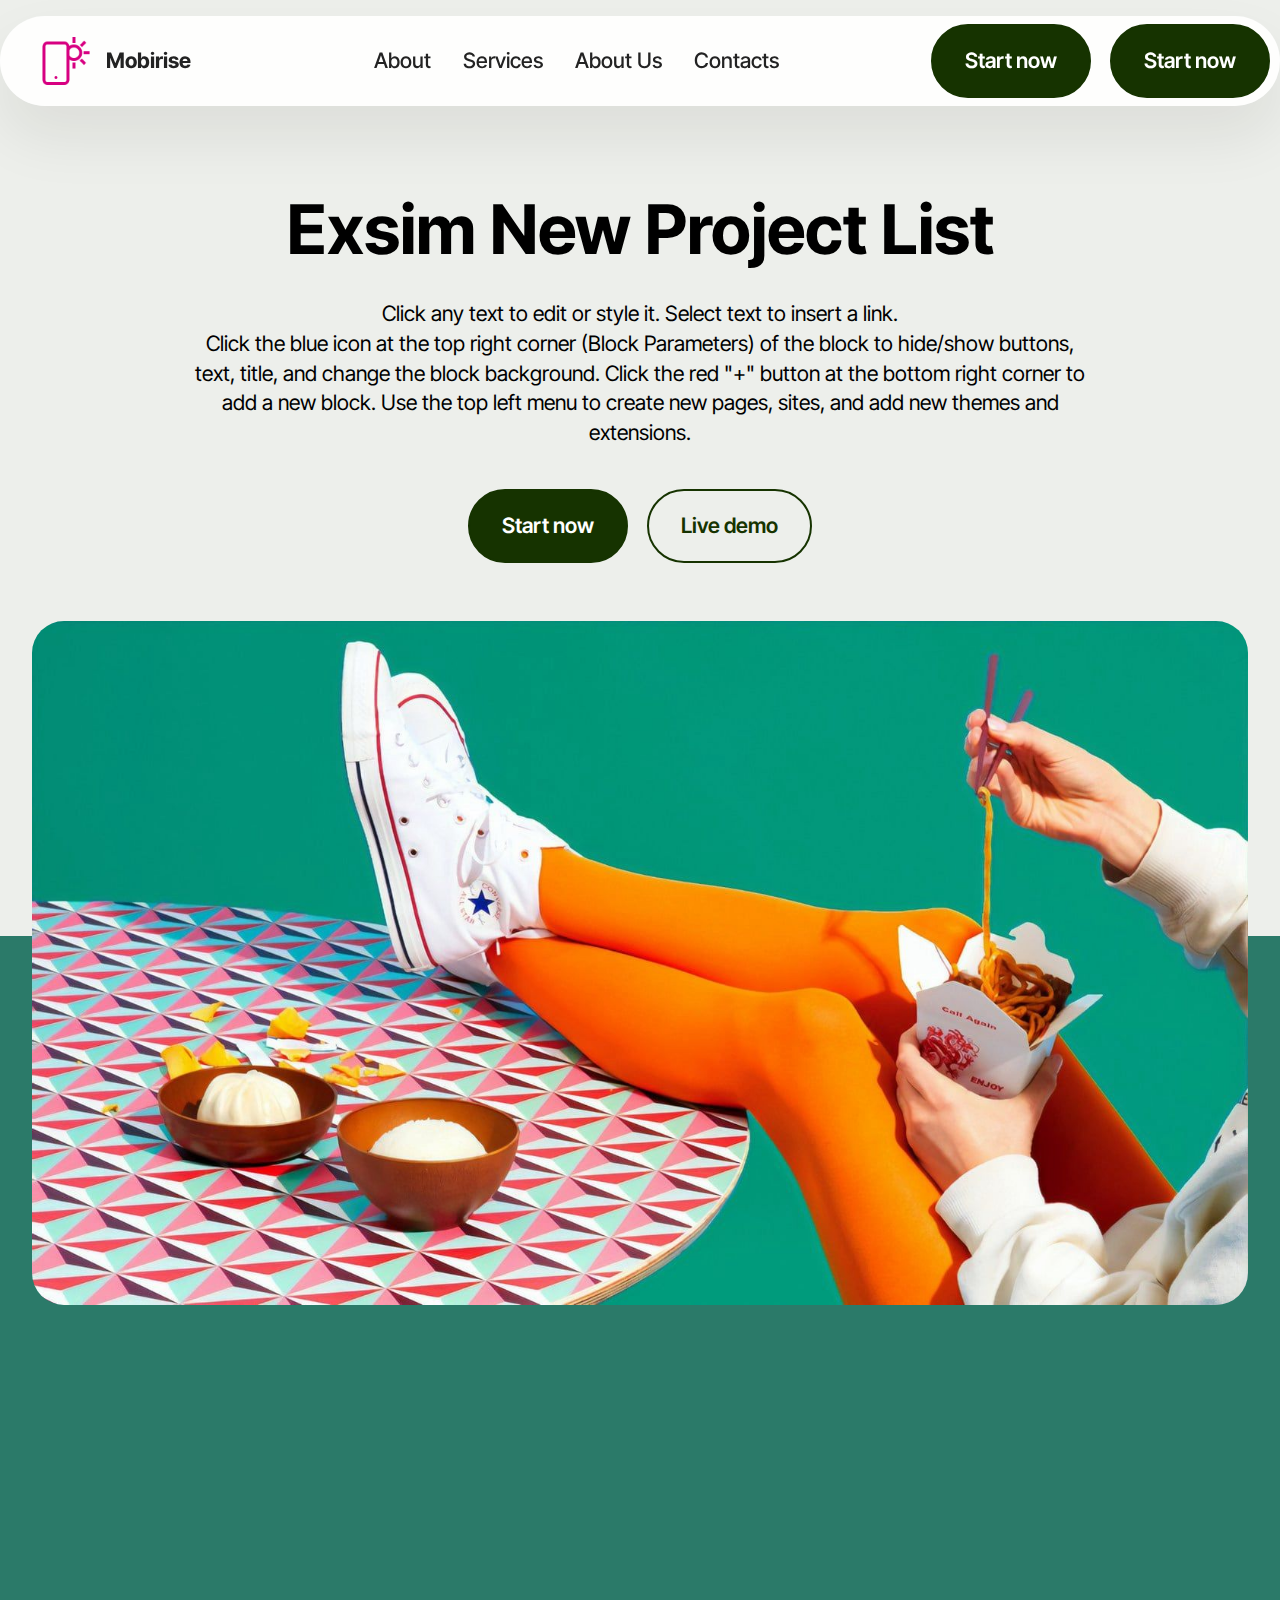
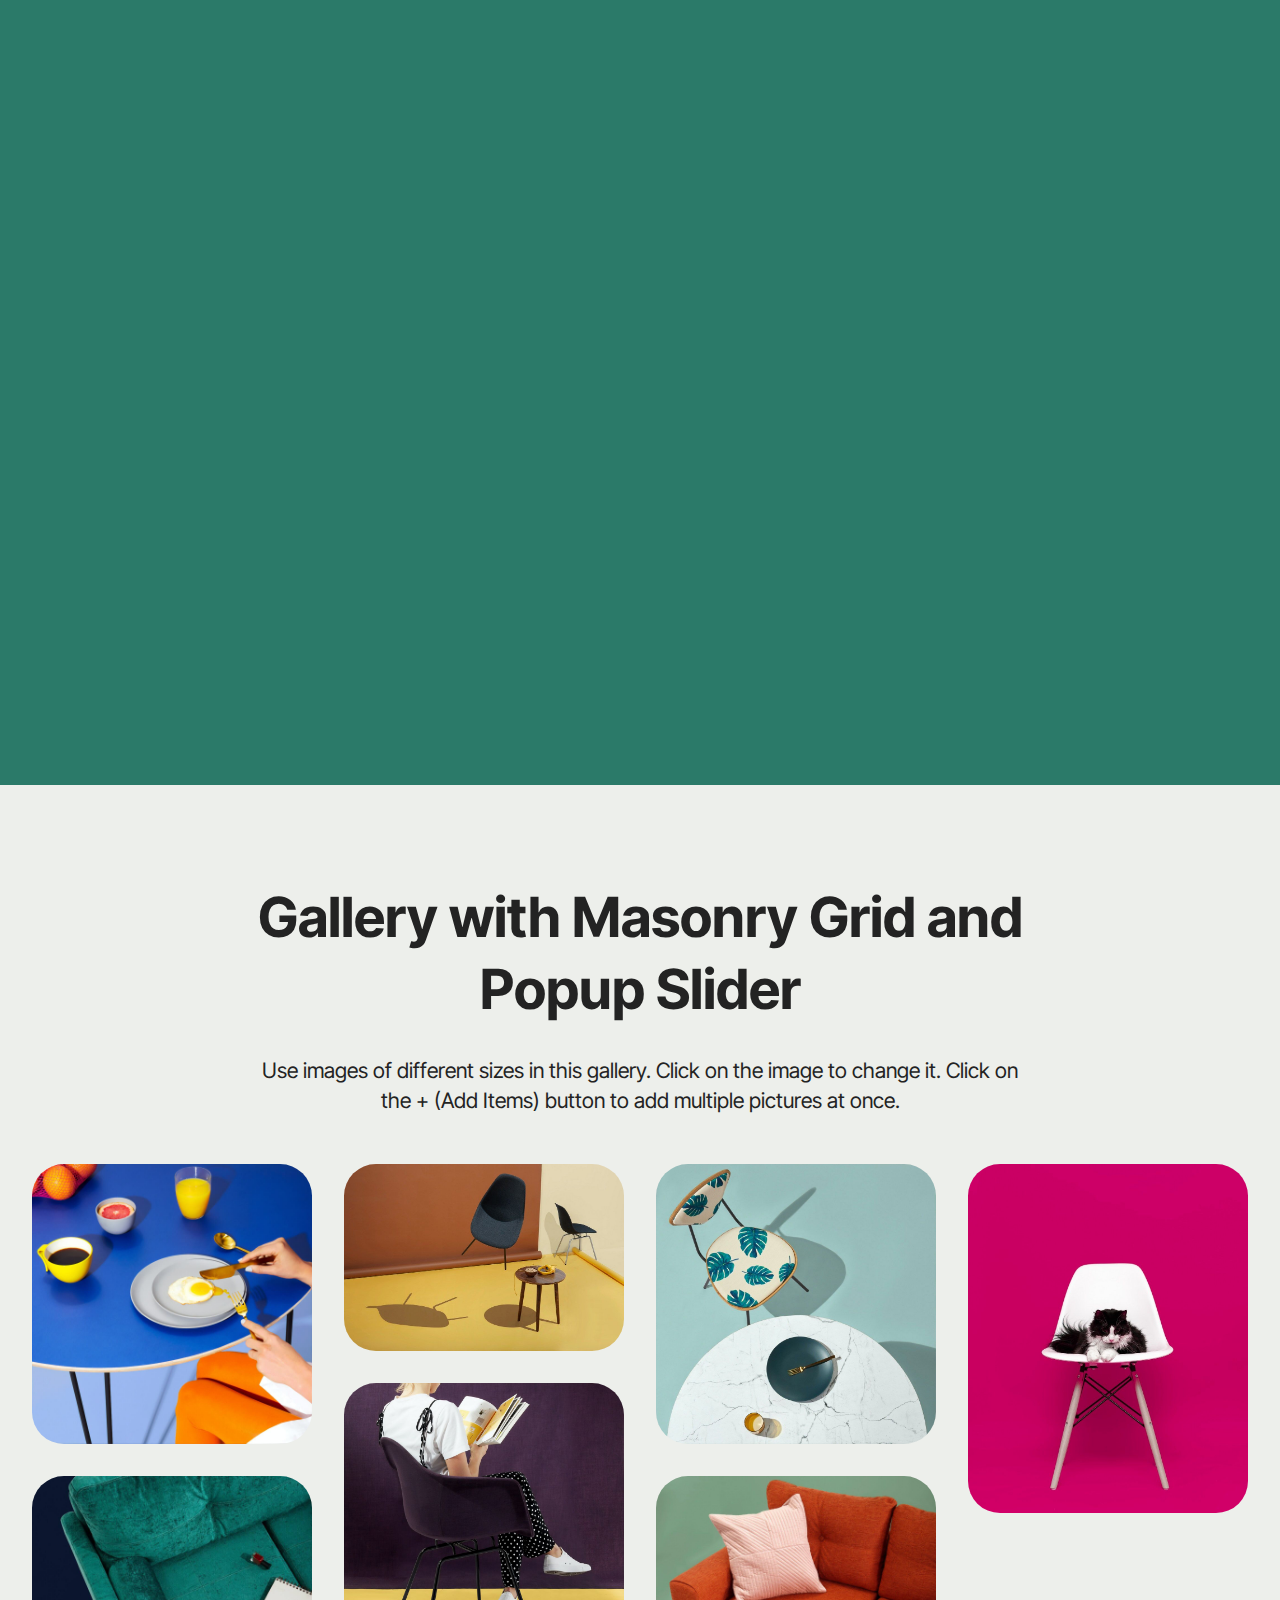
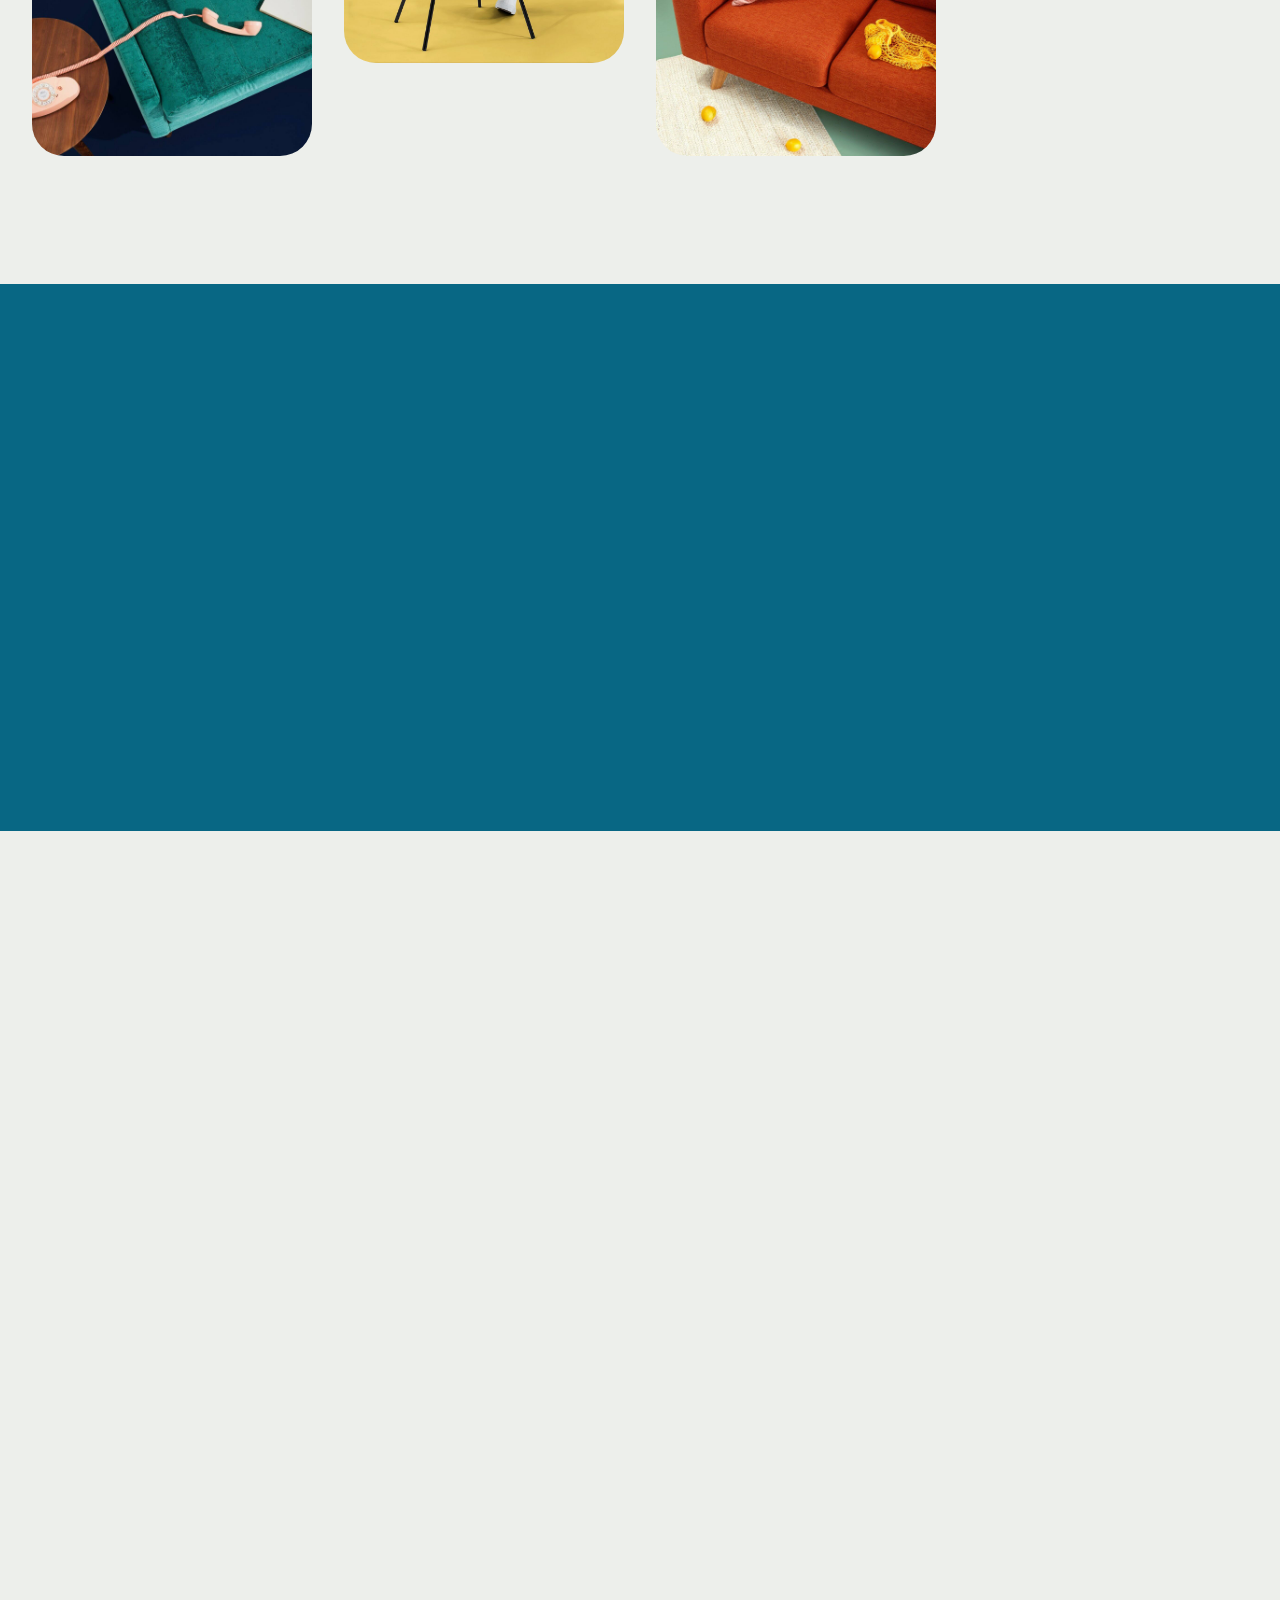
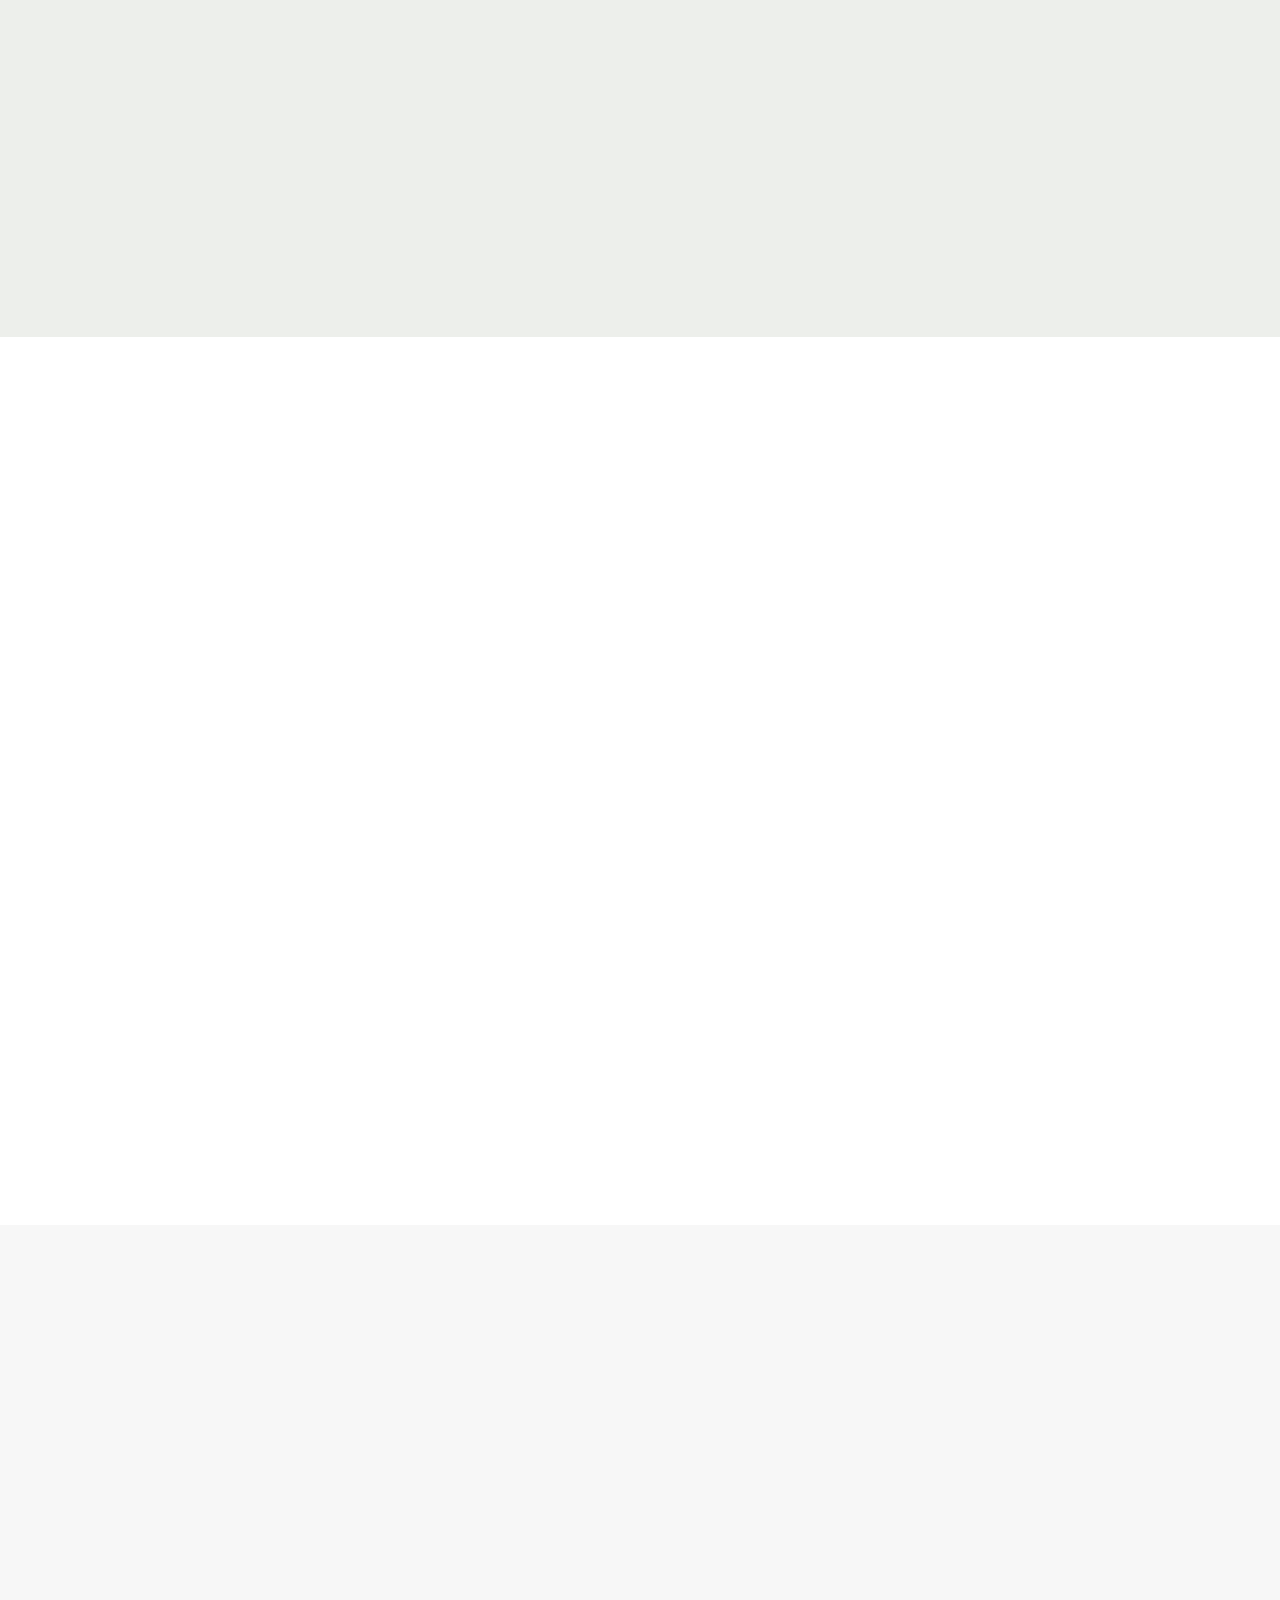
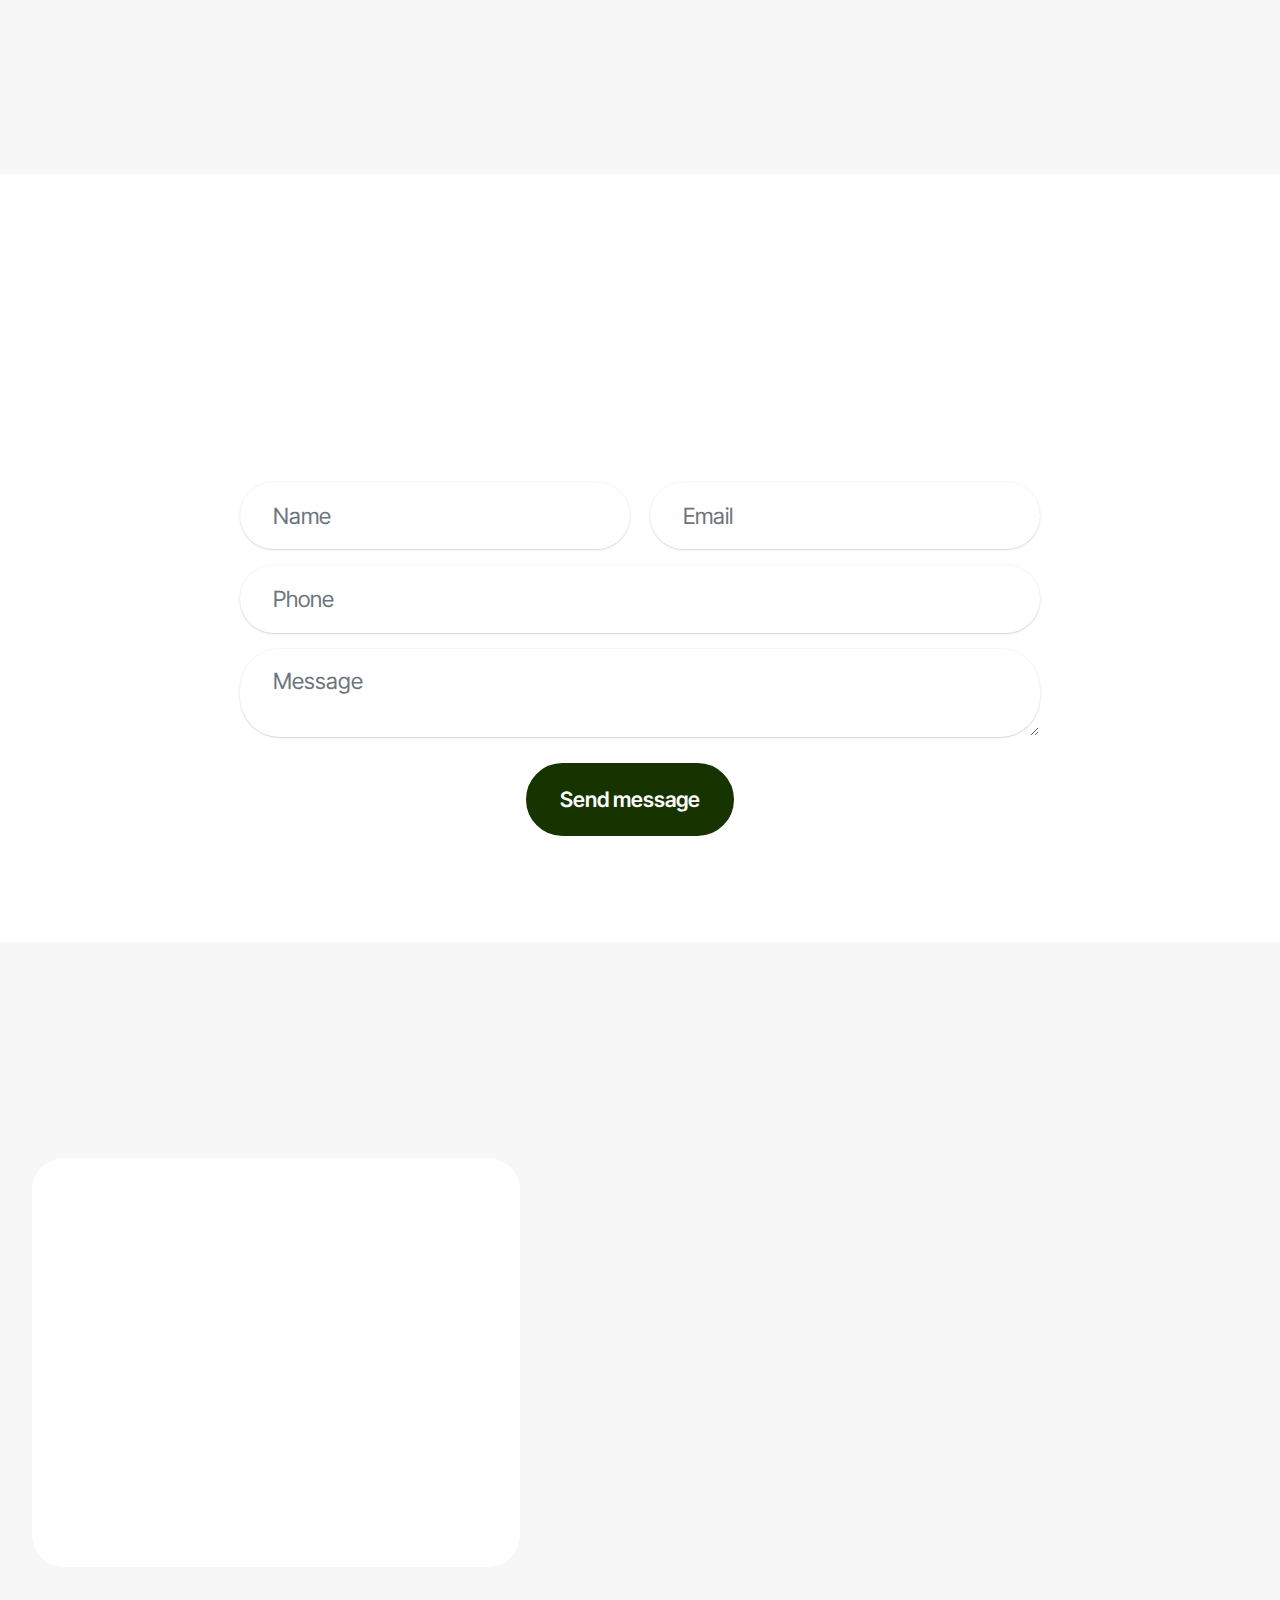
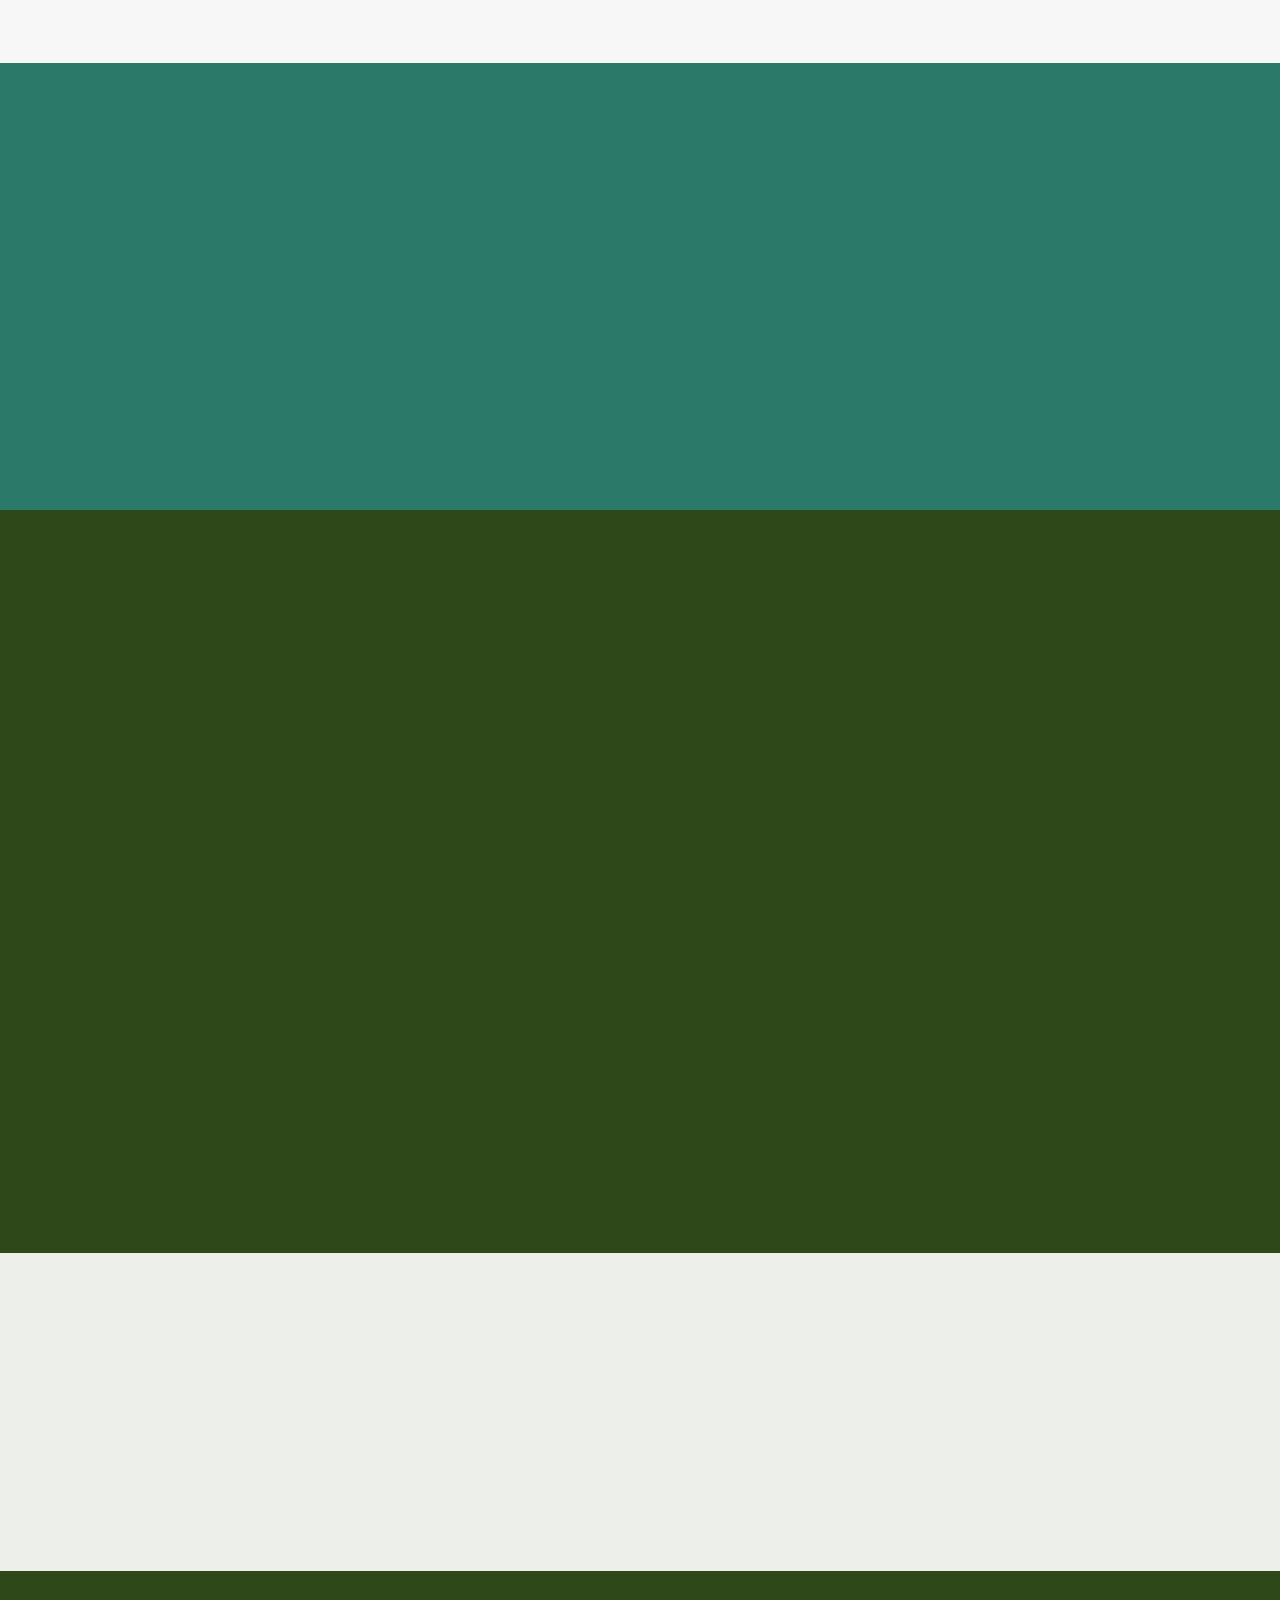
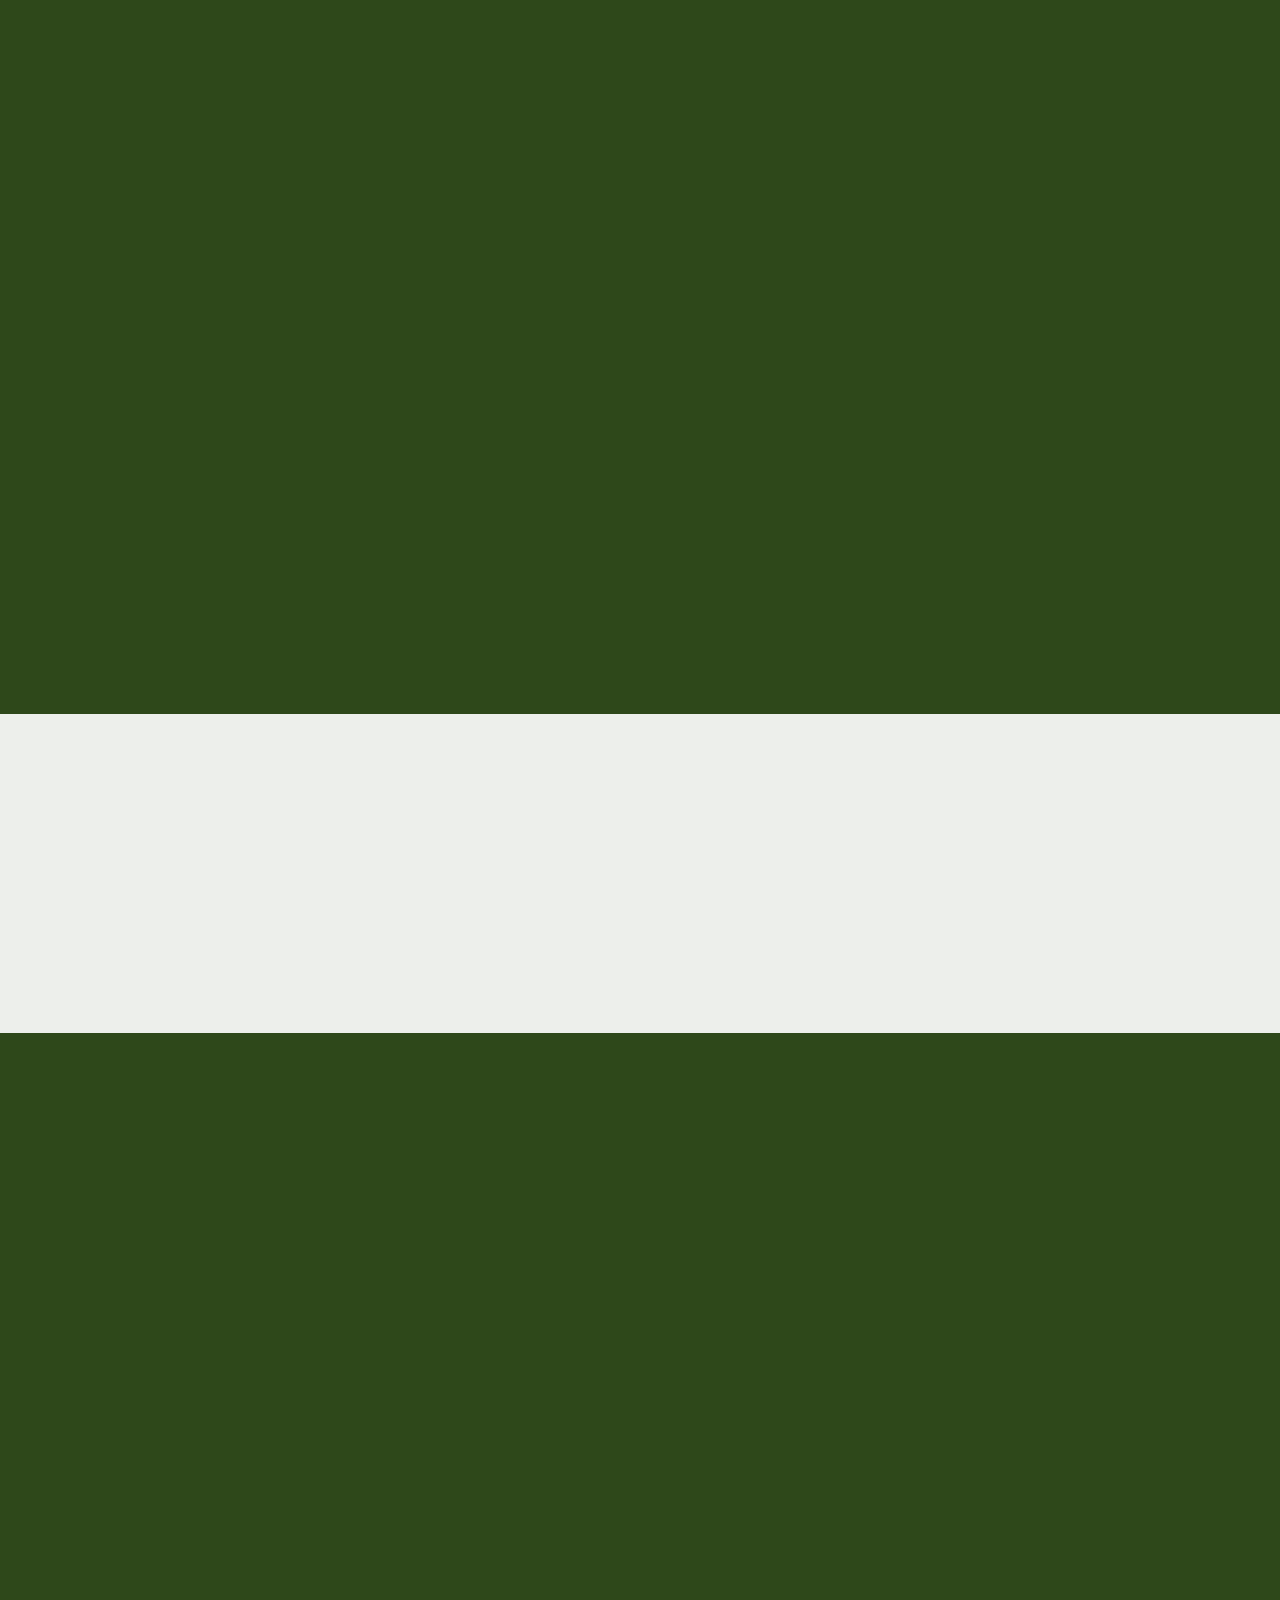
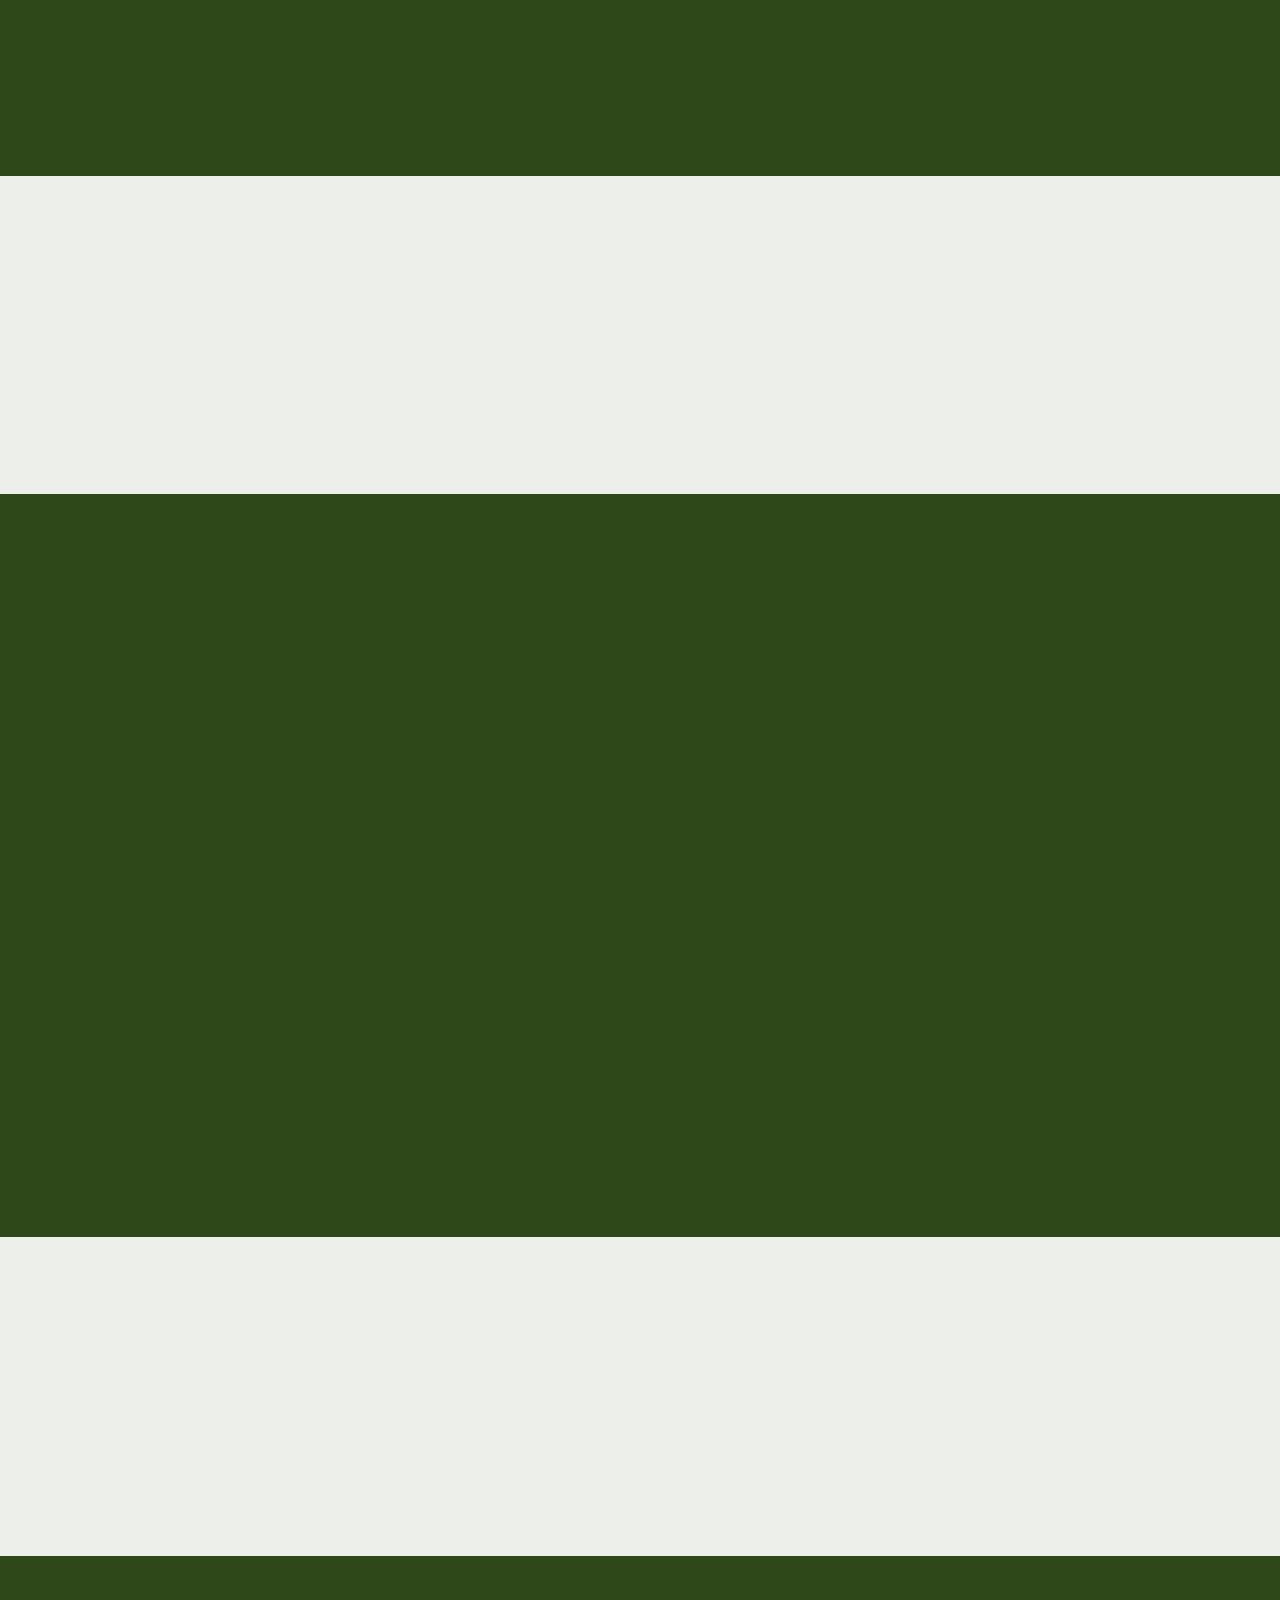
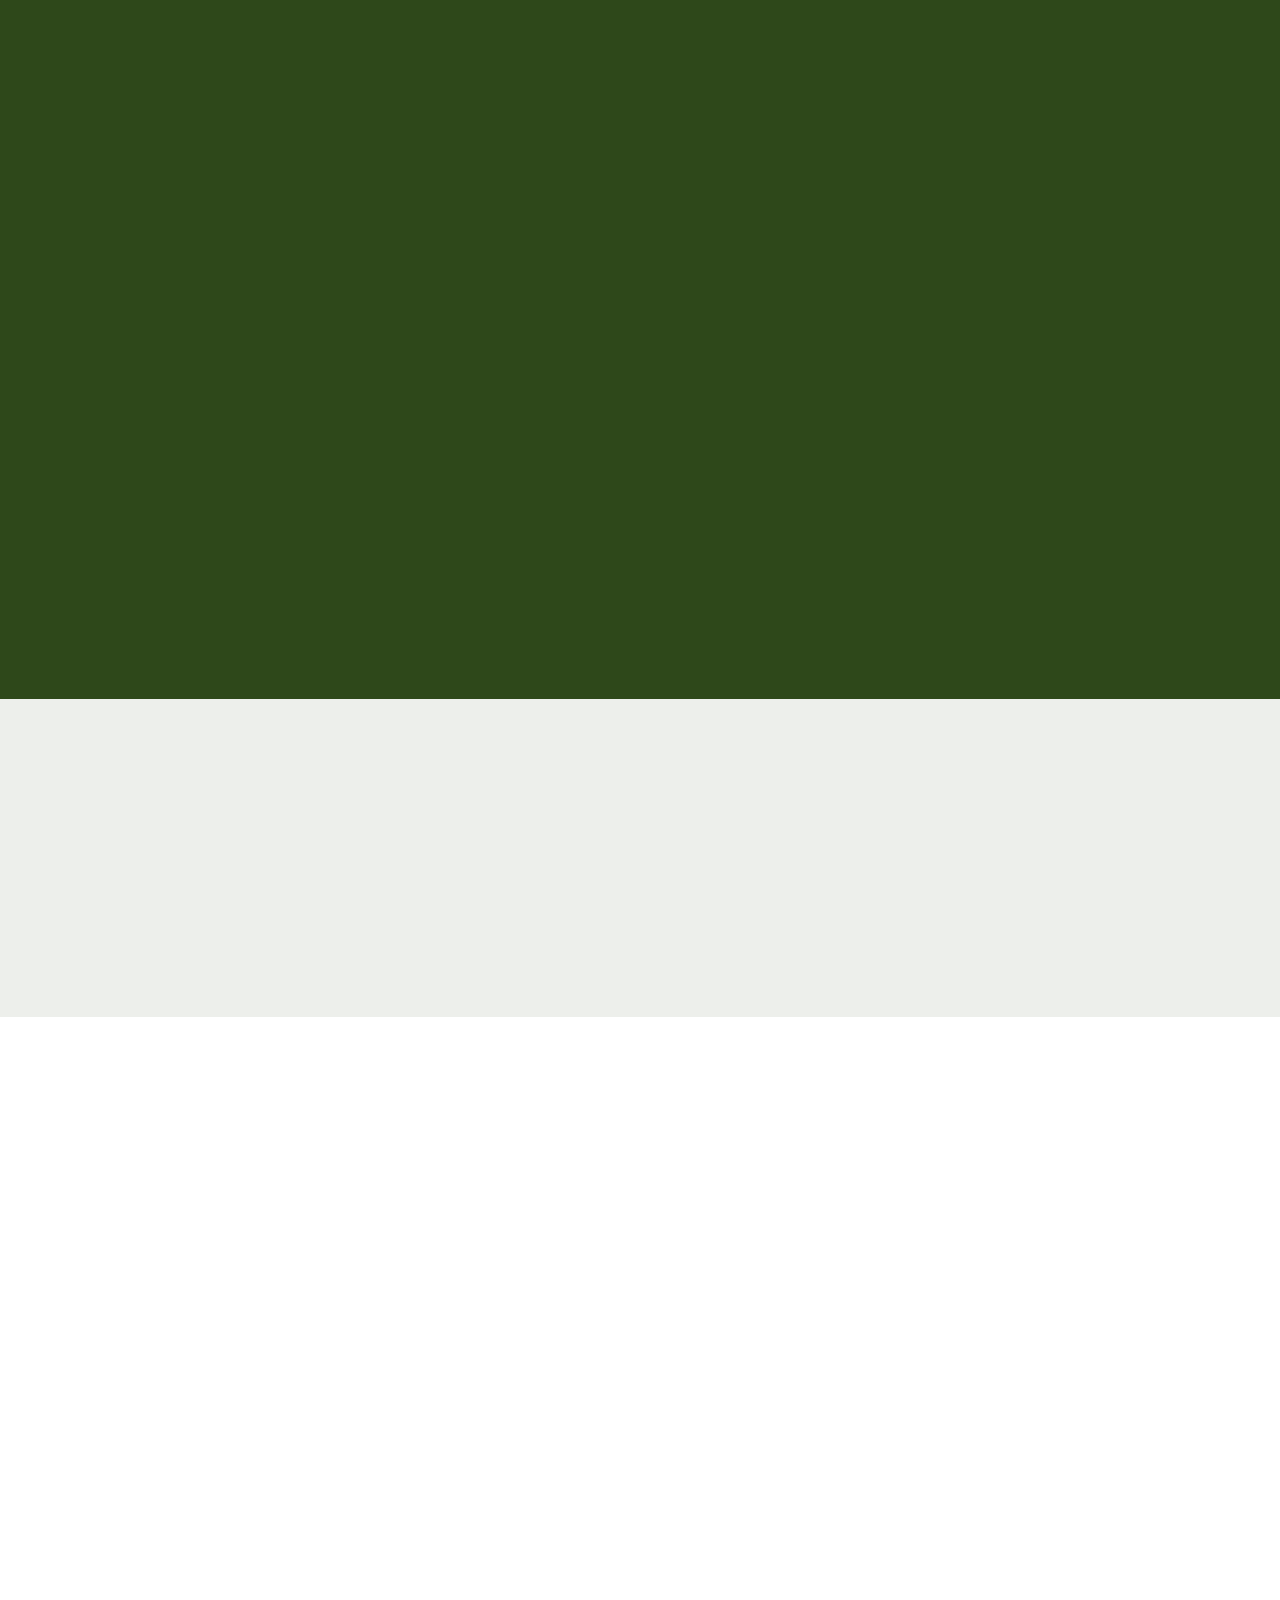
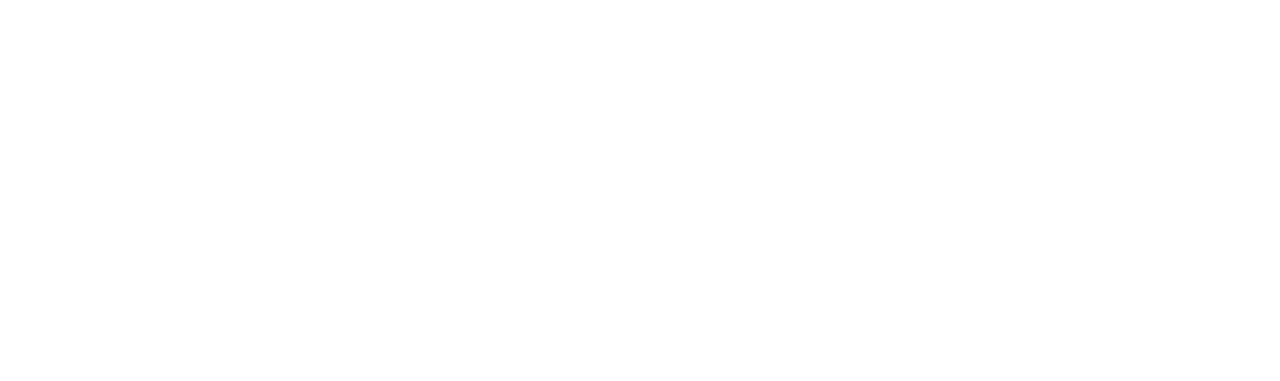
<file: index.html>
<!DOCTYPE html>
<html  >
<head>
  <!-- Site made with Mobirise Website Builder v5.9.18, https://mobirise.com -->
  <meta charset="UTF-8">
  <meta http-equiv="X-UA-Compatible" content="IE=edge">
  <meta name="generator" content="Mobirise v5.9.18, mobirise.com">
  <meta name="twitter:card" content="summary_large_image"/>
  <meta name="twitter:image:src" content="assets/images/index-meta.jpg">
  <meta property="og:image" content="assets/images/index-meta.jpg">
  <meta name="twitter:title" content="Home | Web Design">
  <meta name="viewport" content="width=device-width, initial-scale=1, minimum-scale=1">
  <link rel="shortcut icon" href="assets/images/logo.png" type="image/x-icon">
  <meta name="description" content="Home | Web Design">
  
  
  <title>Home | Web Design</title>
  <link rel="stylesheet" href="assets/web/assets/mobirise-icons2/mobirise2.css">
  <link rel="stylesheet" href="assets/bootstrap/css/bootstrap.min.css">
  <link rel="stylesheet" href="assets/bootstrap/css/bootstrap-grid.min.css">
  <link rel="stylesheet" href="assets/bootstrap/css/bootstrap-reboot.min.css">
  <link rel="stylesheet" href="assets/parallax/jarallax.css">
  <link rel="stylesheet" href="assets/animatecss/animate.css">
  <link rel="stylesheet" href="assets/dropdown/css/style.css">
  <link rel="stylesheet" href="assets/socicon/css/styles.css">
  <link rel="stylesheet" href="assets/theme/css/style.css">
  <link rel="stylesheet" href="assets/gallery/style.css">
  <link rel="preload" href="https://fonts.googleapis.com/css?family=Inter+Tight:100,200,300,400,500,600,700,800,900,100i,200i,300i,400i,500i,600i,700i,800i,900i&display=swap" as="style" onload="this.onload=null;this.rel='stylesheet'">
  <noscript><link rel="stylesheet" href="https://fonts.googleapis.com/css?family=Inter+Tight:100,200,300,400,500,600,700,800,900,100i,200i,300i,400i,500i,600i,700i,800i,900i&display=swap"></noscript>
  <link rel="preload" as="style" href="assets/mobirise/css/mbr-additional.css?v=CMG1yI"><link rel="stylesheet" href="assets/mobirise/css/mbr-additional.css?v=CMG1yI" type="text/css">

  
  
  
</head>
<body>
  
  <section data-bs-version="5.1" class="menu menu2 cid-tJS6tZXiPa" once="menu" id="menu02-0">
	

	<nav class="navbar navbar-dropdown navbar-fixed-top navbar-expand-lg">
		<div class="container">
			<div class="navbar-brand">
				<span class="navbar-logo">
					<a href="https://mobirise.com">
						<img src="assets/images/logo.png" alt="Mobirise Website Builder" style="height: 3rem;">
					</a>
				</span>
				<span class="navbar-caption-wrap"><a class="navbar-caption text-black text-primary display-4" href="index.html#header05-1">Mobirise</a></span>
			</div>
			<button class="navbar-toggler" type="button" data-toggle="collapse" data-bs-toggle="collapse" data-target="#navbarSupportedContent" data-bs-target="#navbarSupportedContent" aria-controls="navbarNavAltMarkup" aria-expanded="false" aria-label="Toggle navigation">
				<div class="hamburger">
					<span></span>
					<span></span>
					<span></span>
					<span></span>
				</div>
			</button>
			<div class="collapse navbar-collapse" id="navbarSupportedContent">
				<ul class="navbar-nav nav-dropdown" data-app-modern-menu="true"><li class="nav-item">
						<a class="nav-link link text-black text-primary display-4" href="index.html#header01-7">About</a>
					</li>
					<li class="nav-item">
						<a class="nav-link link text-black text-primary display-4" href="ourservice.html" aria-expanded="false">Services</a>
					</li>
					<li class="nav-item">
						<a class="nav-link link text-black text-primary display-4" href="aboutus.html">About Us</a>
					</li><li class="nav-item"><a class="nav-link link text-black text-primary display-4" href="index.html#contacts02-9">Contacts</a></li></ul>
				
				<div class="navbar-buttons mbr-section-btn"><a class="btn btn-primary display-4" href="index.html#form02-6"> Start now</a> <a class="btn btn-primary display-4" href="index.html#form02-6"> Start now</a></div>
			</div>
		</div>
	</nav>
</section>

<section data-bs-version="5.1" class="header5 cid-tJS6uM4N87" id="header05-1">
	

	
	
	<div class="topbg"></div>
	<div class="align-center container">
		<div class="row justify-content-center">
			<div class="col-md-12 col-lg-9">
				<h1 class="mbr-section-title mbr-fonts-style mb-4 display-1"><strong>Exsim New Project List</strong></h1>
				<p class="mbr-text mbr-fonts-style mb-4 display-7">Click any text to edit or style it. Select text to insert a link.
<br>Click the blue icon at the top right corner (Block Parameters) of the block to hide/show buttons, text, title, and change the block background. Click the red "+" button at the bottom right corner to add a new block. Use the top left menu to create new pages, sites, and add new themes and extensions.</p>
				<div class="mbr-section-btn mt-3"><a class="btn btn-primary display-7" href="index.html#form02-6">Start now</a> <a class="btn btn-primary-outline display-7" href="https://wa.me/60177336923">Live demo</a></div>
			</div>
		</div>
		<div class="row mt-5 justify-content-center">
			<div class="col-12 col-lg-12">
				<img src="assets/images/11.jpg" alt="Mobirise Website Builder" title="">
			</div>
		</div>
	</div>
</section>

<section data-bs-version="5.1" class="features4 cid-tMlEXTHLbS" id="features04-w">
	
	
	<div class="container">
		<div class="row justify-content-center">
			<div class="col-12 content-head">
				<div class="mbr-section-head mb-5">
					<h4 class="mbr-section-title mbr-fonts-style align-center mb-0 display-2"><strong>Our Services</strong></h4>
					<h5 class="mbr-section-subtitle mbr-fonts-style align-center mb-0 mt-4 display-7">Hover over pictures to add more cards or rearrange them with the Tools panel. Add multiple cards by selecting multiple images. You can set the number of columns in Block Parameters.</h5>
					
				</div>
			</div>
		</div>
		<div class="row">
			<div class="item features-image col-12 col-md-6 col-lg-4">
				<div class="item-wrapper">
					<div class="item-img">
						<img src="assets/images/gallery03.jpg" alt="Mobirise Website Builder">
					</div>
					<div class="item-content">
						<h5 class="item-title mbr-fonts-style display-5">
							<strong>Marketing</strong>
						</h5>
						
						<p class="mbr-text mbr-fonts-style display-7">
							Service Description. You can show/hide the title, subtitle, text, button in the Block Parameters
						</p>
						<div class="mbr-section-btn item-footer"><a href="" class="btn item-btn btn-primary display-7">Learn more</a></div>
					</div>

				</div>
			</div>
			<div class="item features-image col-12 col-md-6 col-lg-4">
				<div class="item-wrapper">
					<div class="item-img">
						<img src="assets/images/branniganz-suites-layout-type-b-678sft-dual-key-unit-exsim-bukit-bintang-758x690.jpg" alt="Branniganz Suites 2 rooms unit ">
					</div>
					<div class="item-content">
						<h5 class="item-title mbr-fonts-style display-5">
							<strong>Promotion</strong>
						</h5>
						
						<p class="mbr-text mbr-fonts-style display-7">
							Service Description. You can show/hide the title, subtitle, text, button in the Block Parameters
						</p>
						<div class="mbr-section-btn item-footer"><a href="" class="btn item-btn btn-primary display-7">Learn more</a></div>
					</div>
				</div>
			</div>
			<div class="item features-image col-12 col-md-6 col-lg-4">
				<div class="item-wrapper">
					<div class="item-img">
						<img src="assets/images/gallery02.jpg" alt="Mobirise Website Builder">
					</div>
					<div class="item-content">
						<h5 class="item-title mbr-fonts-style display-5">
							<strong>Branding</strong>
						</h5>
						
						<p class="mbr-text mbr-fonts-style display-7">
							Service Description. You can show/hide the title, subtitle, text, button in the Block Parameters<br>
						</p>
						<div class="mbr-section-btn item-footer"><a href="" class="btn item-btn btn-primary display-7">Learn more</a></div>
					</div>
				</div>
			</div>
		</div>
	</div>
</section>

<section data-bs-version="5.1" class="gallery1 mbr-gallery cid-tMlDYtQ5fF" id="gallery02-v">
    

    
    

    <div class="container-fluid">
        <div class="row justify-content-center">
            <div class="col-12 content-head">
                <div class="mbr-section-head mb-5">
                    <h3 class="mbr-section-title mbr-fonts-style align-center m-0 display-2"><strong>Gallery with Masonry Grid and Popup Slider</strong></h3>
                    <h4 class="mbr-section-subtitle mbr-fonts-style align-center mb-0 mt-4 display-7">Use images of different sizes in this gallery. Click on the image to change it. Click on the + (Add Items) button to add multiple pictures at once.</h4>
                </div>
            </div>
        </div>
        <div class="row mbr-gallery mbr-masonry" data-masonry="{&quot;percentPosition&quot;: true }">
            <div class="col-12 col-md-6 col-lg-3 item gallery-image">
                <div class="item-wrapper" data-toggle="modal" data-bs-toggle="modal" data-target="#uf5hUCKz2b-modal" data-bs-target="#uf5hUCKz2b-modal">
                    <img class="w-100" src="assets/images/gallery03.jpg" alt="Mobirise Website Builder" data-slide-to="0" data-bs-slide-to="0" data-target="#lb-uf5hUCKz2b" data-bs-target="#lb-uf5hUCKz2b">
                    <div class="icon-wrapper">
                        <span class="mobi-mbri mobi-mbri-search mbr-iconfont mbr-iconfont-btn"></span>
                    </div>
                </div>
                
            </div>
            <div class="col-12 col-md-6 col-lg-3 item gallery-image">
                <div class="item-wrapper" data-toggle="modal" data-bs-toggle="modal" data-target="#uf5hUCKz2b-modal" data-bs-target="#uf5hUCKz2b-modal">
                    <img class="w-100" src="assets/images/gallery13.jpg" alt="Mobirise Website Builder" data-slide-to="1" data-bs-slide-to="1" data-target="#lb-uf5hUCKz2b" data-bs-target="#lb-uf5hUCKz2b">
                    <div class="icon-wrapper">
                        <span class="mobi-mbri mobi-mbri-search mbr-iconfont mbr-iconfont-btn"></span>
                    </div>
                </div>
                
            </div>
            <div class="col-12 col-md-6 col-lg-3 item gallery-image">
                <div class="item-wrapper" data-toggle="modal" data-bs-toggle="modal" data-target="#uf5hUCKz2b-modal" data-bs-target="#uf5hUCKz2b-modal">
                    <img class="w-100" src="assets/images/gallery10.jpg" alt="Mobirise Website Builder" data-slide-to="2" data-bs-slide-to="2" data-target="#lb-uf5hUCKz2b" data-bs-target="#lb-uf5hUCKz2b">
                    <div class="icon-wrapper">
                        <span class="mobi-mbri mobi-mbri-search mbr-iconfont mbr-iconfont-btn"></span>
                    </div>
                </div>
                
            </div>
            <div class="col-12 col-md-6 col-lg-3 item gallery-image">
                <div class="item-wrapper" data-toggle="modal" data-bs-toggle="modal" data-target="#uf5hUCKz2b-modal" data-bs-target="#uf5hUCKz2b-modal">
                    <img class="w-100" src="assets/images/gallery08.jpg" alt="Mobirise Website Builder" data-slide-to="3" data-bs-slide-to="3" data-target="#lb-uf5hUCKz2b" data-bs-target="#lb-uf5hUCKz2b">
                    <div class="icon-wrapper">
                        <span class="mobi-mbri mobi-mbri-search mbr-iconfont mbr-iconfont-btn"></span>
                    </div>
                </div>
                
            </div>
            <div class="col-12 col-md-6 col-lg-3 item gallery-image">
                <div class="item-wrapper" data-toggle="modal" data-bs-toggle="modal" data-target="#uf5hUCKz2b-modal" data-bs-target="#uf5hUCKz2b-modal">
                    <img class="w-100" src="assets/images/gallery06.jpg" alt="Mobirise Website Builder" data-slide-to="4" data-bs-slide-to="4" data-target="#lb-uf5hUCKz2b" data-bs-target="#lb-uf5hUCKz2b">
                    <div class="icon-wrapper">
                        <span class="mobi-mbri mobi-mbri-search mbr-iconfont mbr-iconfont-btn"></span>
                    </div>
                </div>
                
            </div>
            <div class="col-12 col-md-6 col-lg-3 item gallery-image">
                <div class="item-wrapper" data-toggle="modal" data-bs-toggle="modal" data-target="#uf5hUCKz2b-modal" data-bs-target="#uf5hUCKz2b-modal">
                    <img class="w-100" src="assets/images/gallery02.jpg" alt="Mobirise Website Builder" data-slide-to="5" data-bs-slide-to="5" data-target="#lb-uf5hUCKz2b" data-bs-target="#lb-uf5hUCKz2b">
                    <div class="icon-wrapper">
                        <span class="mobi-mbri mobi-mbri-search mbr-iconfont mbr-iconfont-btn"></span>
                    </div>
                </div>
                
            </div>
            <div class="col-12 col-md-6 col-lg-3 item gallery-image">
                <div class="item-wrapper" data-toggle="modal" data-bs-toggle="modal" data-target="#uf5hUCKz2b-modal" data-bs-target="#uf5hUCKz2b-modal">
                    <img class="w-100" src="assets/images/gallery01.jpg" alt="Mobirise Website Builder" data-slide-to="6" data-bs-slide-to="6" data-target="#lb-uf5hUCKz2b" data-bs-target="#lb-uf5hUCKz2b">
                    <div class="icon-wrapper">
                        <span class="mobi-mbri mobi-mbri-search mbr-iconfont mbr-iconfont-btn"></span>
                    </div>
                </div>
                
            </div>
        </div>

        <div class="modal mbr-slider" tabindex="-1" role="dialog" aria-hidden="true" id="uf5hUCKz2b-modal">
            <div class="modal-dialog" role="document">
                <div class="modal-content">
                    <div class="modal-body">
                        <div class="carousel slide" id="lb-uf5hUCKz2b" data-interval="5000" data-bs-interval="5000">
                            <div class="carousel-inner">
                                <div class="carousel-item active">
                                    <img class="d-block w-100" src="assets/images/gallery03.jpg" alt="Mobirise Website Builder">
                                </div>
                                <div class="carousel-item">
                                    <img class="d-block w-100" src="assets/images/gallery13.jpg" alt="Mobirise Website Builder">
                                </div>
                                <div class="carousel-item">
                                    <img class="d-block w-100" src="assets/images/gallery10.jpg" alt="Mobirise Website Builder">
                                </div>
                                <div class="carousel-item">
                                    <img class="d-block w-100" src="assets/images/gallery08.jpg" alt="Mobirise Website Builder">
                                </div>
                                <div class="carousel-item">
                                    <img class="d-block w-100" src="assets/images/gallery06.jpg" alt="Mobirise Website Builder">
                                </div>
                                <div class="carousel-item">
                                    <img class="d-block w-100" src="assets/images/gallery02.jpg" alt="Mobirise Website Builder">
                                </div>
                                <div class="carousel-item">
                                    <img class="d-block w-100" src="assets/images/gallery01.jpg" alt="Mobirise Website Builder">
                                </div>
                            </div>
                            <ol class="carousel-indicators">
                                <li data-slide-to="0" data-bs-slide-to="0" class="active" data-target="#lb-uf5hUCKz2b" data-bs-target="#lb-uf5hUCKz2b"></li>
                                <li data-slide-to="1" data-bs-slide-to="1" data-target="#lb-uf5hUCKz2b" data-bs-target="#lb-uf5hUCKz2b"></li>
                                <li data-slide-to="2" data-bs-slide-to="2" data-target="#lb-uf5hUCKz2b" data-bs-target="#lb-uf5hUCKz2b"></li>
                                <li data-slide-to="3" data-bs-slide-to="3" data-target="#lb-uf5hUCKz2b" data-bs-target="#lb-uf5hUCKz2b"></li>
                                <li data-slide-to="4" data-bs-slide-to="4" data-target="#lb-uf5hUCKz2b" data-bs-target="#lb-uf5hUCKz2b"></li>
                                <li data-slide-to="5" data-bs-slide-to="5" data-target="#lb-uf5hUCKz2b" data-bs-target="#lb-uf5hUCKz2b"></li>
                                <li data-slide-to="6" data-bs-slide-to="6" data-target="#lb-uf5hUCKz2b" data-bs-target="#lb-uf5hUCKz2b"></li>
                            </ol>
                            <a role="button" href="" class="close" data-dismiss="modal" data-bs-dismiss="modal" aria-label="Close">
                            </a>
                            <a class="carousel-control-prev carousel-control" role="button" data-slide="prev" data-bs-slide="prev" href="#lb-uf5hUCKz2b">
                                <span class="mobi-mbri mobi-mbri-arrow-prev" aria-hidden="true"></span>
                                <span class="sr-only visually-hidden">Previous</span>
                            </a>
                            <a class="carousel-control-next carousel-control" role="button" data-slide="next" data-bs-slide="next" href="#lb-uf5hUCKz2b">
                                <span class="mobi-mbri mobi-mbri-arrow-next" aria-hidden="true"></span>
                                <span class="sr-only visually-hidden">Next</span>
                            </a>
                        </div>
                    </div>
                </div>
            </div>
        </div>
    </div>
</section>

<section data-bs-version="5.1" class="header09 cid-tLAX5BnXkJ" id="header09-q">
	
	
	<div class="container">
		<div class="row">
			<div class="content-wrap col-12 col-md-8">
				<h1 class="mbr-section-title mbr-fonts-style mbr-white mb-4 display-1"><strong>Unlock boundless possibilities</strong></h1>
				
				<p class="mbr-fonts-style mbr-text mbr-white mb-4 display-7">
					Mobirise Free Website Maker is perfect for non-techies and great for pro-coders for fast prototyping and small customers' projects.
				</p>
				<div class="mbr-section-btn"><a class="btn btn-white-outline display-7" href="https://mobiri.se">Learn more</a></div>
			</div>
		</div>
	</div>
</section>

<section data-bs-version="5.1" class="header7 cid-tLeaLmEeFr" id="header07-h">
  

  
  
  
  <div class="align-center container">
    <div class="row justify-content-center">
      <div class="col-md-12 col-lg-9 mb-5">
        <h1 class="mbr-section-title mbr-fonts-style display-1"><strong>Block with video</strong>
        </h1>
        <p class="mbr-text mbr-fonts-style mt-4 display-7">
          Click on the media content to replace it. In some blocks, you can change media content via Block Parameters.
        </p>
        
      </div>
    </div>

    <div class="row justify-content-center">
      <div class="mbr-figure col-12 col-md-12"><iframe class="mbr-embedded-video" src="https://www.youtube.com/embed/sGpPgQeEyOc?rel=0&amp;amp;mute=1&amp;showinfo=0&amp;autoplay=1&amp;loop=1&amp;playlist=sGpPgQeEyOc" width="1280" height="720" frameborder="0" allowfullscreen></iframe></div>
    </div>
  </div>
</section>

<section data-bs-version="5.1" class="header1 cid-tJS9vXDdRK" id="header01-7">
	

	
	

	<div class="container">
		<div class="row justify-content-center">
			<div class="col-12 col-md-12 col-lg-7 image-wrapper">
				<img class="w-100" src="assets/images/gallery01.jpg" alt="Mobirise Website Builder">
			</div>
			<div class="col-12 col-lg col-md-12">
				<div class="text-wrapper align-left">
					<h1 class="mbr-section-title mbr-fonts-style mb-4 display-2"><strong>About us</strong></h1>
					<p class="mbr-text mbr-fonts-style mb-4 display-7">
						Most blocks can be used with various types of backgrounds: color, pictures, or videos. It can be set in Block Parameters.&nbsp;You can show/hide the title, subtitle, text, button in the Block Parameters (blue gear icon at the top right corner of the block).&nbsp;</p>
					<div class="mbr-section-btn mt-3"><a class="btn btn-primary display-7" href="https://mobiri.se">Start now</a></div>
				</div>
			</div>
		</div>
	</div>
</section>

<section data-bs-version="5.1" class="features15 cid-tLek7gQhG7" id="features015-m">
	

	
	
	<div class="container">
		<div class="mbr-section-head mb-5">
			<h4 class="mbr-section-title mbr-fonts-style align-center mb-0 display-2">
			  <strong>Why us?</strong></h4>
			
		  </div>
		<div class="row justify-content-center">
			<div class="item features-without-image col-12 col-lg-4">
				<div class="item-wrapper">
					<div class="img-wrapper">
						<img src="assets/images/shop1.jpg" alt="Mobirise Website Builder">
					</div>
					<div class="card-box">
						<h4 class="card-title mbr-fonts-style mb-3 display-5">
							<strong>Free</strong></h4>
						<h5 class="card-text mbr-fonts-style display-7">
							Mobirise is a free website builder. Mobirise is a free website builder. Mobirise is a free website builder.</h5>
					</div>
				</div>
			</div>
			<div class="item features-without-image col-12 col-lg-4">
				<div class="item-wrapper">
					<div class="img-wrapper">
						<img src="assets/images/shop2.jpg" alt="Mobirise Website Builder">
					</div>
					<div class="card-box">
						<h4 class="card-title mbr-fonts-style mb-3 display-5">
							<strong>Easy</strong></h4>
						<h5 class="card-text mbr-fonts-style display-7">
							Create landing pages with ease. Create landing pages with ease. Create landing pages with ease.<br><br></h5>
					</div>
				</div>
			</div>
			<div class="item features-without-image col-12 col-lg-4">
				<div class="item-wrapper">
					<div class="img-wrapper">
						<img src="assets/images/shop3.jpg" alt="Mobirise Website Builder">
					</div>
					<div class="card-box">
						<h4 class="card-title mbr-fonts-style mb-3 display-5">
							<strong>Beautiful</strong></h4>
						<h5 class="card-text mbr-fonts-style display-7">
							Build a website with Mobirise. Build a web page with Mobirise. Create a website with Mobirise.</h5>
					</div>
				</div>
			</div>
		</div>
	</div>
</section>

<section data-bs-version="5.1" class="form5 cid-tJS9pBcTSa" id="form02-6">
    
    
    <div class="container">
        <div class="mbr-section-head mb-5">
            <h3 class="mbr-section-title mbr-fonts-style align-center mb-0 display-2">
                <strong>Contact Form</strong></h3>
            <h4 class="mbr-section-subtitle mbr-fonts-style align-center mb-0 mt-4 display-7">To change your notification email, click on any form field below.
<div>The number of submissions is limited to 10 per day without the Form Builder.</div></h4>
        </div>
        <div class="row justify-content-center mt-4">
            <div class="col-lg-8 mx-auto mbr-form" data-form-type="formoid">
                <form action="https://mobirise.eu/" method="POST" class="mbr-form form-with-styler" data-form-title="Form Name"><input type="hidden" name="email" data-form-email="true" value="zBNz7XEsIJApdJWxoeN1pS2//uZhX76EFWWqwQxRyL5b6riBXiaEz7djKnuvUHpM6o4fCJ//+ACOH1kFg9KsgyNlaFhVxe/mx/17tu9XNjipeQZoC3Sr3+gYwOOeH4Q8">
                    <div class="row">
                        <div hidden="hidden" data-form-alert="" class="alert alert-success col-12">Thanks for filling out the form!</div>
                        <div hidden="hidden" data-form-alert-danger="" class="alert alert-danger col-12">
                            Oops...! some problem!
                        </div>
                    </div>
                    <div class="dragArea row">
                        <div class="col-md col-sm-12 form-group mb-3" data-for="name">
                            <input type="text" name="name" placeholder="Name" data-form-field="name" class="form-control" value="" id="name-form02-6">
                        </div>
                        <div class="col-md col-sm-12 form-group mb-3" data-for="email">
                            <input type="email" name="email" placeholder="Email" data-form-field="email" class="form-control" value="" id="email-form02-6">
                        </div>
                        <div class="col-12 form-group mb-3" data-for="phone">
                            <input type="tel" name="phone" placeholder="Phone" data-form-field="phone" class="form-control" value="" id="phone-form02-6">
                        </div>
                        <div class="col-12 form-group mb-3" data-for="textarea">
                            <textarea name="textarea" placeholder="Message" data-form-field="textarea" class="form-control" id="textarea-form02-6"></textarea>
                        </div>
                        <div class="col-lg-12 col-md-12 col-sm-12 align-center mbr-section-btn">
                            <button type="submit" class="btn btn-primary display-7">Send message</button>
                        </div>
                    </div>
                </form>
            </div>
        </div>
    </div>
</section>

<section data-bs-version="5.1" class="contacts2 map1 cid-tLdYHD757A" id="contacts02-9">

    

    
    <div class="container">
        <div class="mbr-section-head mb-5">
            <h3 class="mbr-section-title mbr-fonts-style align-center mb-0 display-2">
                <strong>Contacts</strong>
            </h3>
            
        </div>
        <div class="row justify-content-center mt-4">
            <div class="card col-12 col-md-5">
                <div class="card-wrapper">
                    <div class="text-wrapper">
                        <h5 class="cardTitle mbr-fonts-style mb-2 display-5">
                        <strong>Get in touch</strong></h5>
                    <ul class="list mbr-fonts-style display-7">
                        <li class="mbr-text item-wrap"><span style="font-size: 1.4rem;">Phone: </span><a href="tel:+12345678910" class="text-primary" style="font-size: 1.4rem;">0 (800) 123 45 67</a><br></li>
                        <li class="mbr-text item-wrap">WhatsApp: <a href="https://wa.me/12345678910" class="text-primary">0 (800) 123 45 67</a></li>
                        <li class="mbr-text item-wrap">Email: <a href="mailto:info@site.com" class="text-primary">info@site.com</a></li><li class="mbr-text item-wrap"><br></li>
                        <li class="mbr-text item-wrap">Address: </li><li class="mbr-text item-wrap">350 5th Ave, New York, NY 10118</li><li class="mbr-text item-wrap"><span style="font-size: 1.4rem;">Working hours:</span><br></li><li class="mbr-text item-wrap">9:00AM - 6:00PM</li>
                    </ul>
                    </div>
                </div>
            </div>
            <div class="map-wrapper col-12 col-md-7">
                <div class="google-map"><iframe frameborder="0" style="border:0" src="https://www.google.com/maps/embed?pb=!1m14!1m8!1m3!1d6045.3003145248895!2d-73.9884657!3d40.7477229!3m2!1i1024!2i768!4f13.1!3m3!1m2!1s0x89c259a9ac1f1b85%3A0x7e33d1c0e7af3be4!2zMzUwIDV0aCBBdmUsIE5ldyBZb3JrLCBOWSAxMDExOCwg0KHQqNCQ!5e0!3m2!1sru!2sru!4v1689597362021!5m2!1sen!2sen" allowfullscreen=""></iframe></div>
            </div>
        </div>
    </div>
</section>

<section data-bs-version="5.1" class="footer1 programm5 cid-tJS9NNcTLZ" once="footers" id="footer03-8">

        

    

    <div class="container">
        <div class="row">

            <div class="row-links mb-4">
                <ul class="header-menu">
                  
                  
                  
                  
                <li class="header-menu-item mbr-fonts-style display-5"><a href="index.html#header01-7" class="text-danger">About</a></li><li class="header-menu-item mbr-fonts-style display-5"><a href="index.html#features04-w" class="text-danger text-primary">Services</a></li><li class="header-menu-item mbr-fonts-style display-5"><a href="index.html#contacts02-9" class="text-danger">Contacts</a></li><li class="header-menu-item mbr-fonts-style display-5"><a href="index.html#gallery02-v" class="text-danger text-primary">Works</a></li></ul>
              </div>

            <div class="col-12">
                <div class="social-row">
                    <div class="soc-item">
                        <a href="https://mobiri.se/" target="_blank">
                            <span class="mbr-iconfont socicon socicon-facebook display-7"></span>
                        </a>
                    </div>
                    <div class="soc-item">
                        <a href="https://mobiri.se/" target="_blank">
                            <span class="mbr-iconfont socicon-twitter socicon"></span>
                        </a>
                    </div>
                    <div class="soc-item">
                        <a href="https://mobiri.se/" target="_blank">
                            <span class="mbr-iconfont socicon-instagram socicon"></span>
                        </a>
                    </div>
                    <div class="soc-item">
                        <a href="https://mobiri.se/" target="_blank">
                            <span class="mbr-iconfont socicon-tiktok socicon"></span>
                        </a>
                    </div>
                    <div class="soc-item">
                        <a href="https://mobiri.se/" target="_blank">
                            <span class="mbr-iconfont socicon-youtube socicon"></span>
                        </a>
                    </div>
                </div>
            </div>
            <div class="col-12 mt-5">
                <p class="mbr-fonts-style copyright display-7">
                    © Copyright 2030 Mobirise - All Rights Reserved
                </p>
            </div>
        </div>
    </div>
</section>

<section data-bs-version="5.1" class="header5 cid-ueZfU9LVN2" id="header05-1i">
	

	
	
	<div class="topbg"></div>
	<div class="align-center container-fluid">
		<div class="row justify-content-center">
			<div class="col-md-12 content-head">
				<h1 class="mbr-section-title mbr-fonts-style mb-4 display-2">
					<strong>Intro with image</strong>
				</h1>
				<p class="mbr-text mbr-fonts-style mb-4 display-7">
					Intro with a picture at the bottom. Great for pro-coders for fast prototyping and small customers'
					projects.
				</p>
				<div class="mbr-section-btn mt-3">
					<a class="btn btn-primary display-7" href="https://mobiri.se">Start now</a>
				</div>
			</div>
		</div>
		<div class="row mt-5 justify-content-center">
			<div class="col-12 col-lg-8">
				<img src="assets/images/6.jpg" alt="Mobirise Website Builder" title="">
			</div>
		</div>
	</div>
</section>

<section data-bs-version="5.1" class="header5 cid-ueZfUcYdVy" id="header05-1j">
	

	
	
	<div class="topbg"></div>
	<div class="align-center container-fluid">
		<div class="row justify-content-center">
			<div class="col-md-12 content-head">
				<h1 class="mbr-section-title mbr-fonts-style mb-4 display-2">
					<strong>Intro with image</strong>
				</h1>
				<p class="mbr-text mbr-fonts-style mb-4 display-7">
					Intro with a picture at the bottom. Great for pro-coders for fast prototyping and small customers'
					projects.
				</p>
				<div class="mbr-section-btn mt-3">
					<a class="btn btn-primary display-7" href="https://mobiri.se">Start now</a>
				</div>
			</div>
		</div>
		<div class="row mt-5 justify-content-center">
			<div class="col-12 col-lg-8">
				<img src="assets/images/6.jpg" alt="Mobirise Website Builder" title="">
			</div>
		</div>
	</div>
</section>

<section data-bs-version="5.1" class="header5 cid-ueZfUond3l" id="header05-1k">
	

	
	
	<div class="topbg"></div>
	<div class="align-center container-fluid">
		<div class="row justify-content-center">
			<div class="col-md-12 content-head">
				<h1 class="mbr-section-title mbr-fonts-style mb-4 display-2">
					<strong>Intro with image</strong>
				</h1>
				<p class="mbr-text mbr-fonts-style mb-4 display-7">
					Intro with a picture at the bottom. Great for pro-coders for fast prototyping and small customers'
					projects.
				</p>
				<div class="mbr-section-btn mt-3">
					<a class="btn btn-primary display-7" href="https://mobiri.se">Start now</a>
				</div>
			</div>
		</div>
		<div class="row mt-5 justify-content-center">
			<div class="col-12 col-lg-8">
				<img src="assets/images/6.jpg" alt="Mobirise Website Builder" title="">
			</div>
		</div>
	</div>
</section>

<section data-bs-version="5.1" class="header5 cid-ueZfUAbB4m" id="header05-1l">
	

	
	
	<div class="topbg"></div>
	<div class="align-center container-fluid">
		<div class="row justify-content-center">
			<div class="col-md-12 content-head">
				<h1 class="mbr-section-title mbr-fonts-style mb-4 display-2">
					<strong>Intro with image</strong>
				</h1>
				<p class="mbr-text mbr-fonts-style mb-4 display-7">
					Intro with a picture at the bottom. Great for pro-coders for fast prototyping and small customers'
					projects.
				</p>
				<div class="mbr-section-btn mt-3">
					<a class="btn btn-primary display-7" href="https://mobiri.se">Start now</a>
				</div>
			</div>
		</div>
		<div class="row mt-5 justify-content-center">
			<div class="col-12 col-lg-8">
				<img src="assets/images/6.jpg" alt="Mobirise Website Builder" title="">
			</div>
		</div>
	</div>
</section>

<section data-bs-version="5.1" class="header5 cid-ueZfUEjdru" id="header05-1m">
	

	
	
	<div class="topbg"></div>
	<div class="align-center container-fluid">
		<div class="row justify-content-center">
			<div class="col-md-12 content-head">
				<h1 class="mbr-section-title mbr-fonts-style mb-4 display-2">
					<strong>Intro with image</strong>
				</h1>
				<p class="mbr-text mbr-fonts-style mb-4 display-7">
					Intro with a picture at the bottom. Great for pro-coders for fast prototyping and small customers'
					projects.
				</p>
				<div class="mbr-section-btn mt-3">
					<a class="btn btn-primary display-7" href="https://mobiri.se">Start now</a>
				</div>
			</div>
		</div>
		<div class="row mt-5 justify-content-center">
			<div class="col-12 col-lg-8">
				<img src="assets/images/6.jpg" alt="Mobirise Website Builder" title="">
			</div>
		</div>
	</div>
</section>

<section data-bs-version="5.1" class="header16 cid-uf55urSVuz mbr-fullscreen mbr-parallax-background" id="header17-3f">
  
  
  <div class="container-fluid">
    <div class="row">
      <div class="content-wrap col-12 col-md-12">
        <h1 class="mbr-section-title mbr-fonts-style mbr-white mb-4 display-1">
          <strong><br>Parallax background</strong>
        </h1>
        
        <p class="mbr-fonts-style mbr-text mbr-white mb-4 display-7">Full-screen block with parallax image background and flexible
          configuration, free vertical and horizontal
          content alignment.&nbsp;</p>
        <div class="mbr-section-btn"><a class="btn btn-white-outline display-7" href="https://mobiri.se">Learn More</a></div>
      </div>
    </div>
  </div>
</section><section class="display-7" style="padding: 0;align-items: center;justify-content: center;flex-wrap: wrap;    align-content: center;display: flex;position: relative;height: 4rem;"><a href="https://mobiri.se/3269190" style="flex: 1 1;height: 4rem;position: absolute;width: 100%;z-index: 1;"><img alt="" style="height: 4rem;" src="[data-uri]"></a><p style="margin: 0;text-align: center;" class="display-7">&#8204;</p><a style="z-index:1" href="https://mobirise.com/builder/ai-website-builder.html">Free AI Website Builder</a></section><script src="assets/bootstrap/js/bootstrap.bundle.min.js"></script>  <script src="assets/parallax/jarallax.js"></script>  <script src="assets/smoothscroll/smooth-scroll.js"></script>  <script src="assets/ytplayer/index.js"></script>  <script src="assets/dropdown/js/navbar-dropdown.js"></script>  <script src="assets/masonry/masonry.pkgd.min.js"></script>  <script src="assets/imagesloaded/imagesloaded.pkgd.min.js"></script>  <script src="assets/theme/js/script.js"></script>  <script src="assets/gallery/player.min.js"></script>  <script src="assets/gallery/script.js"></script>  <script src="assets/formoid/formoid.min.js"></script>  
  
  
  <input name="animation" type="hidden">
  </body>
</html>
</file>
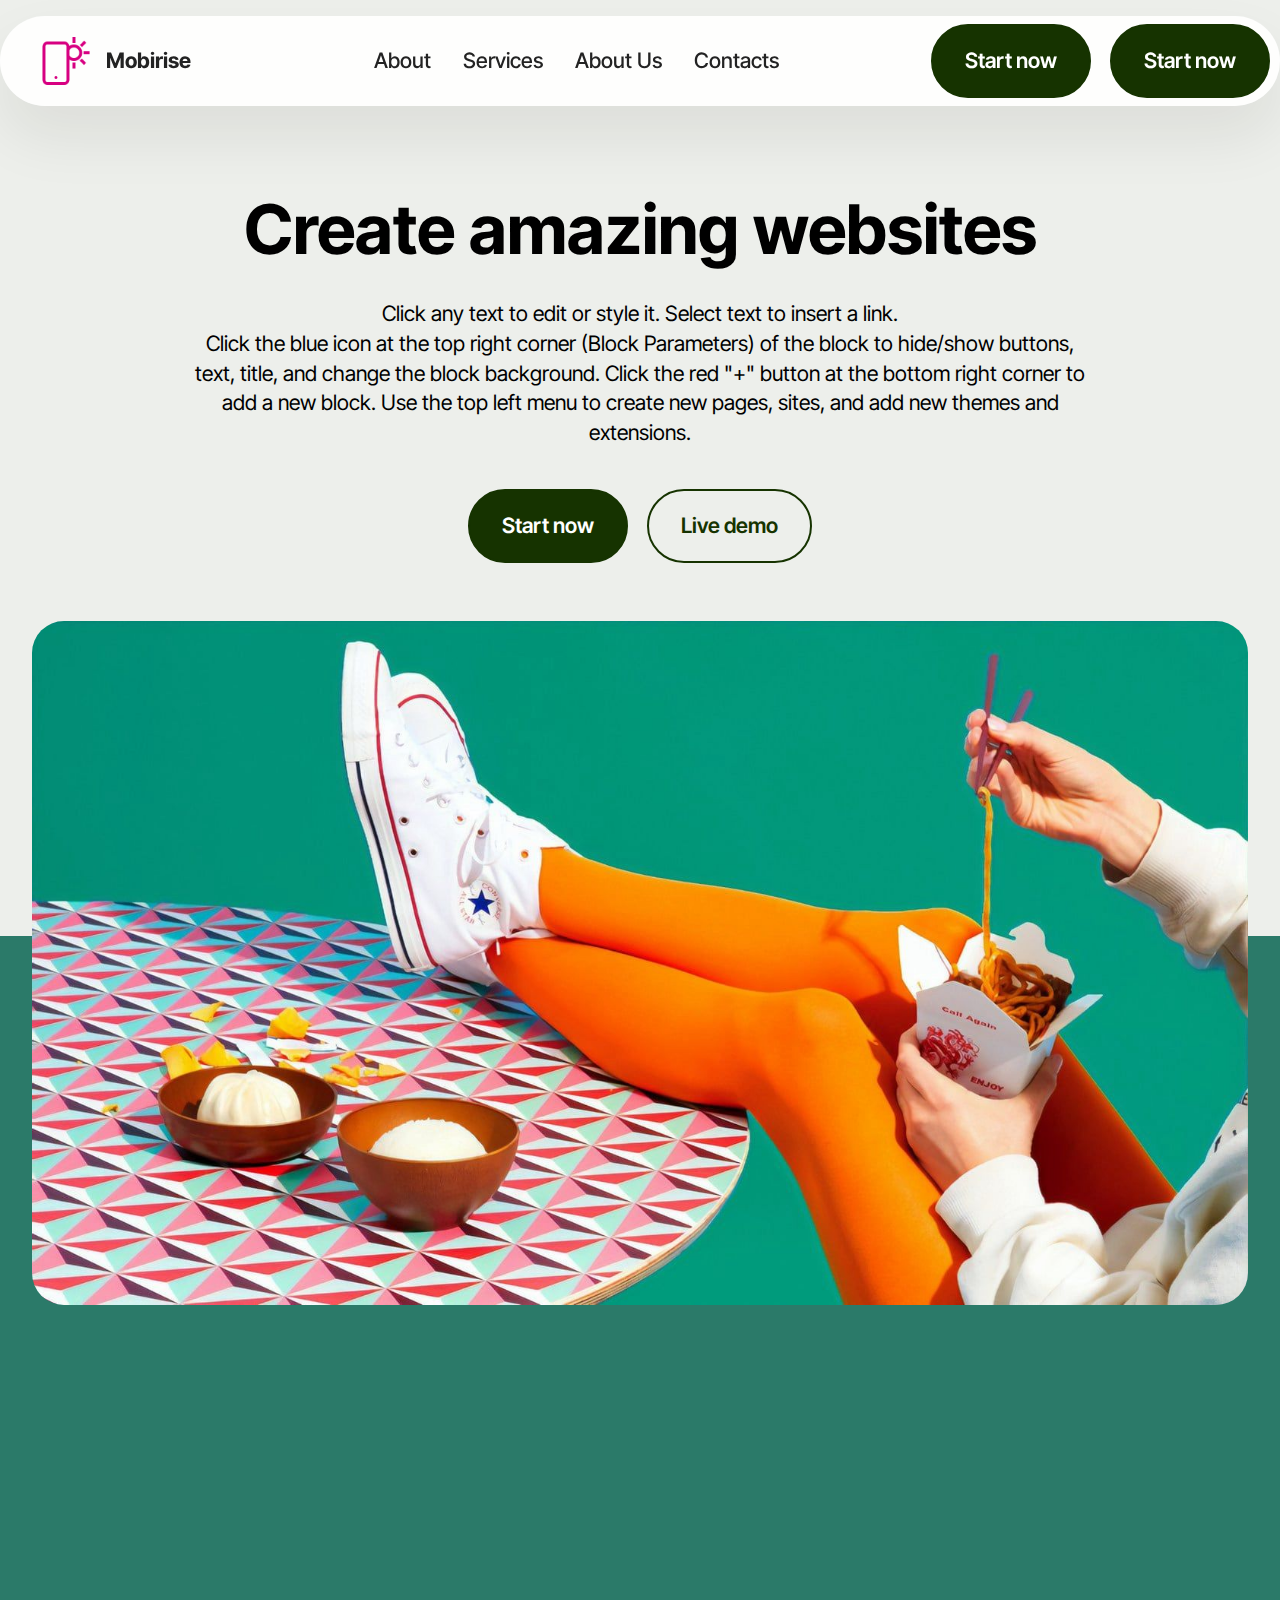
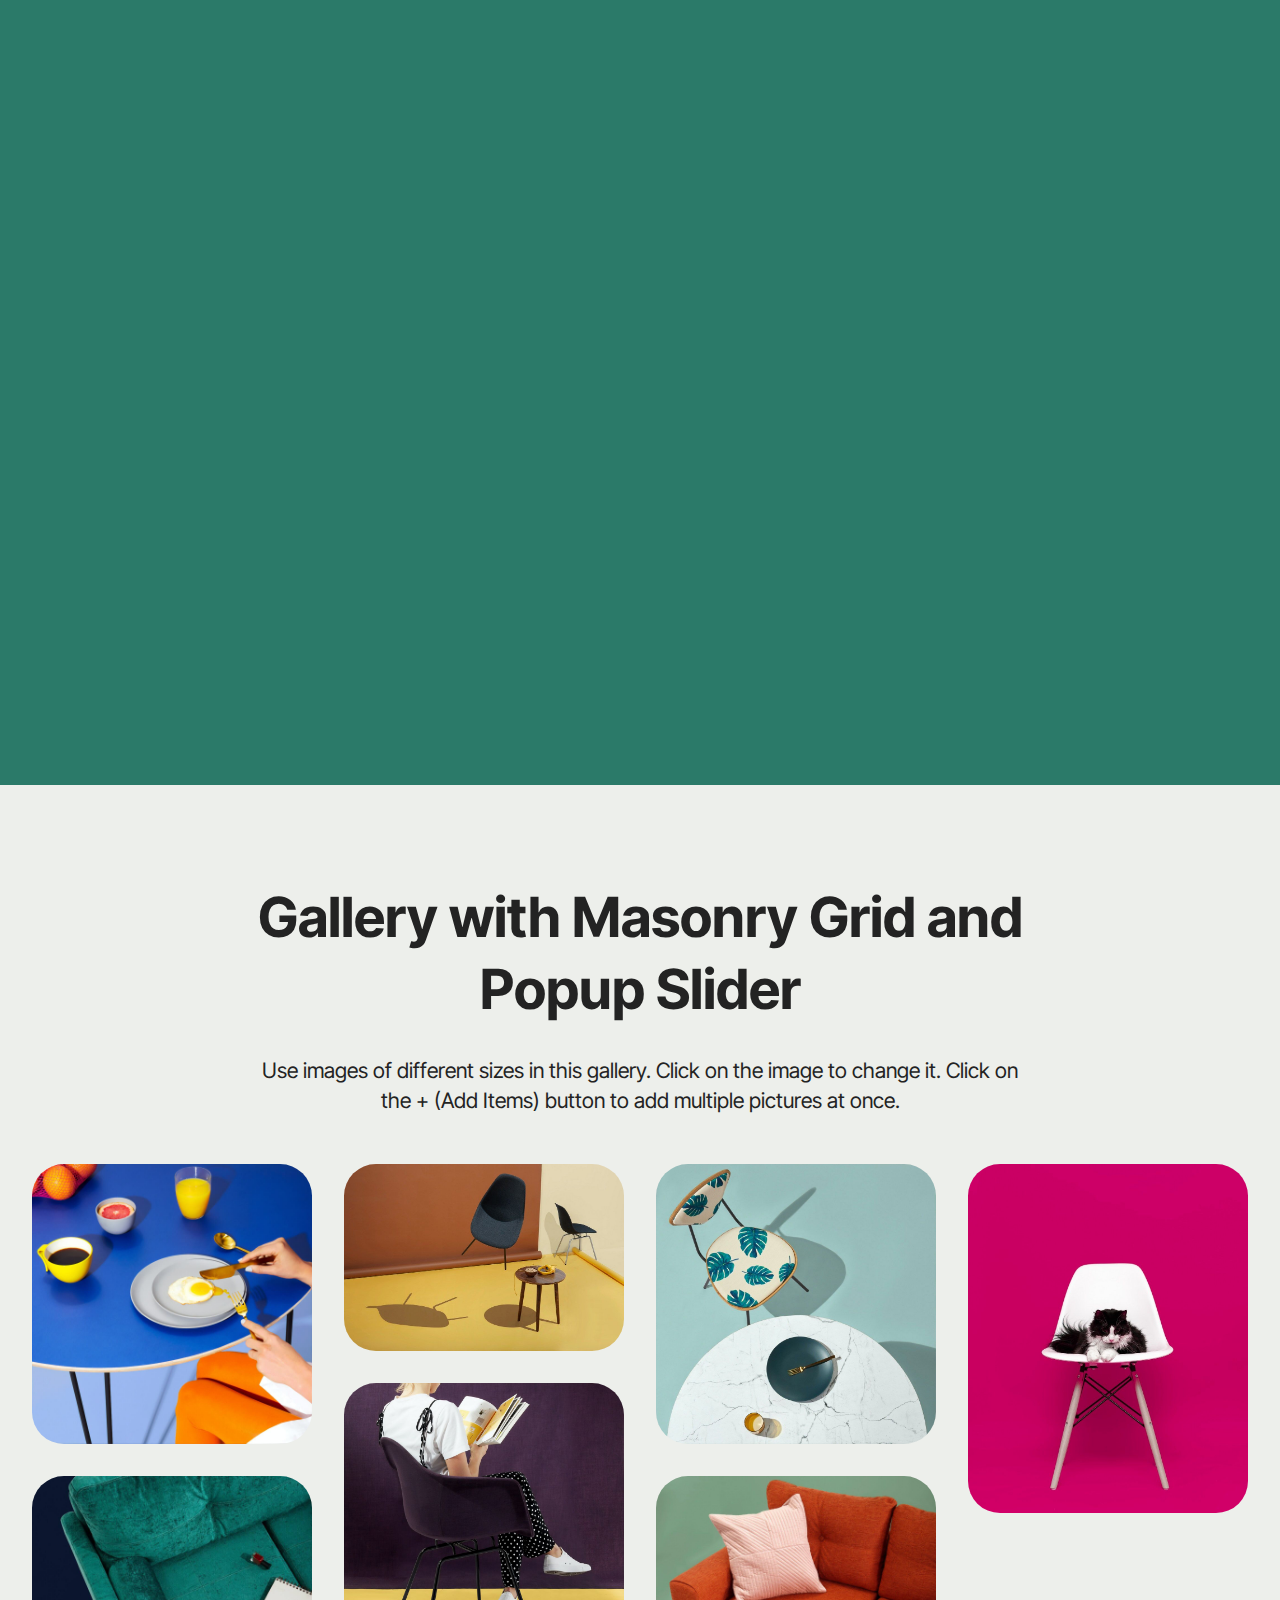
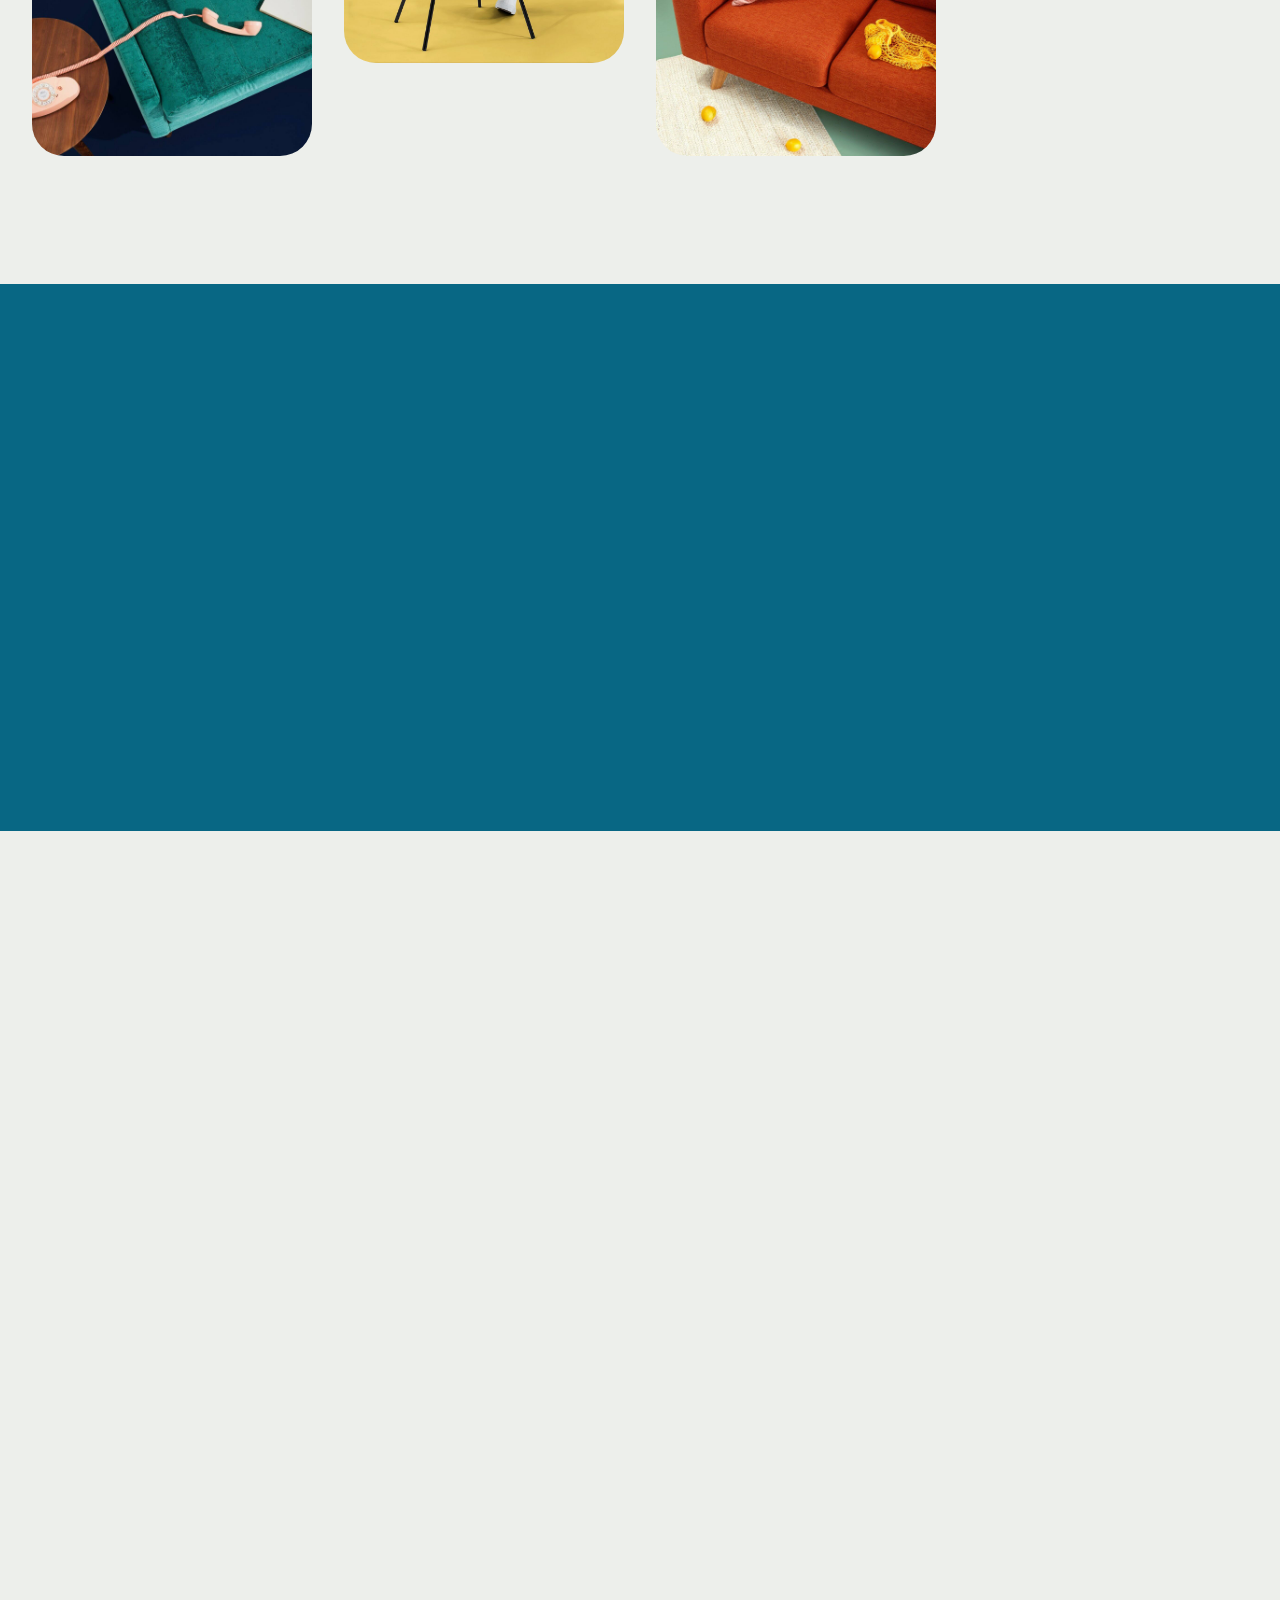
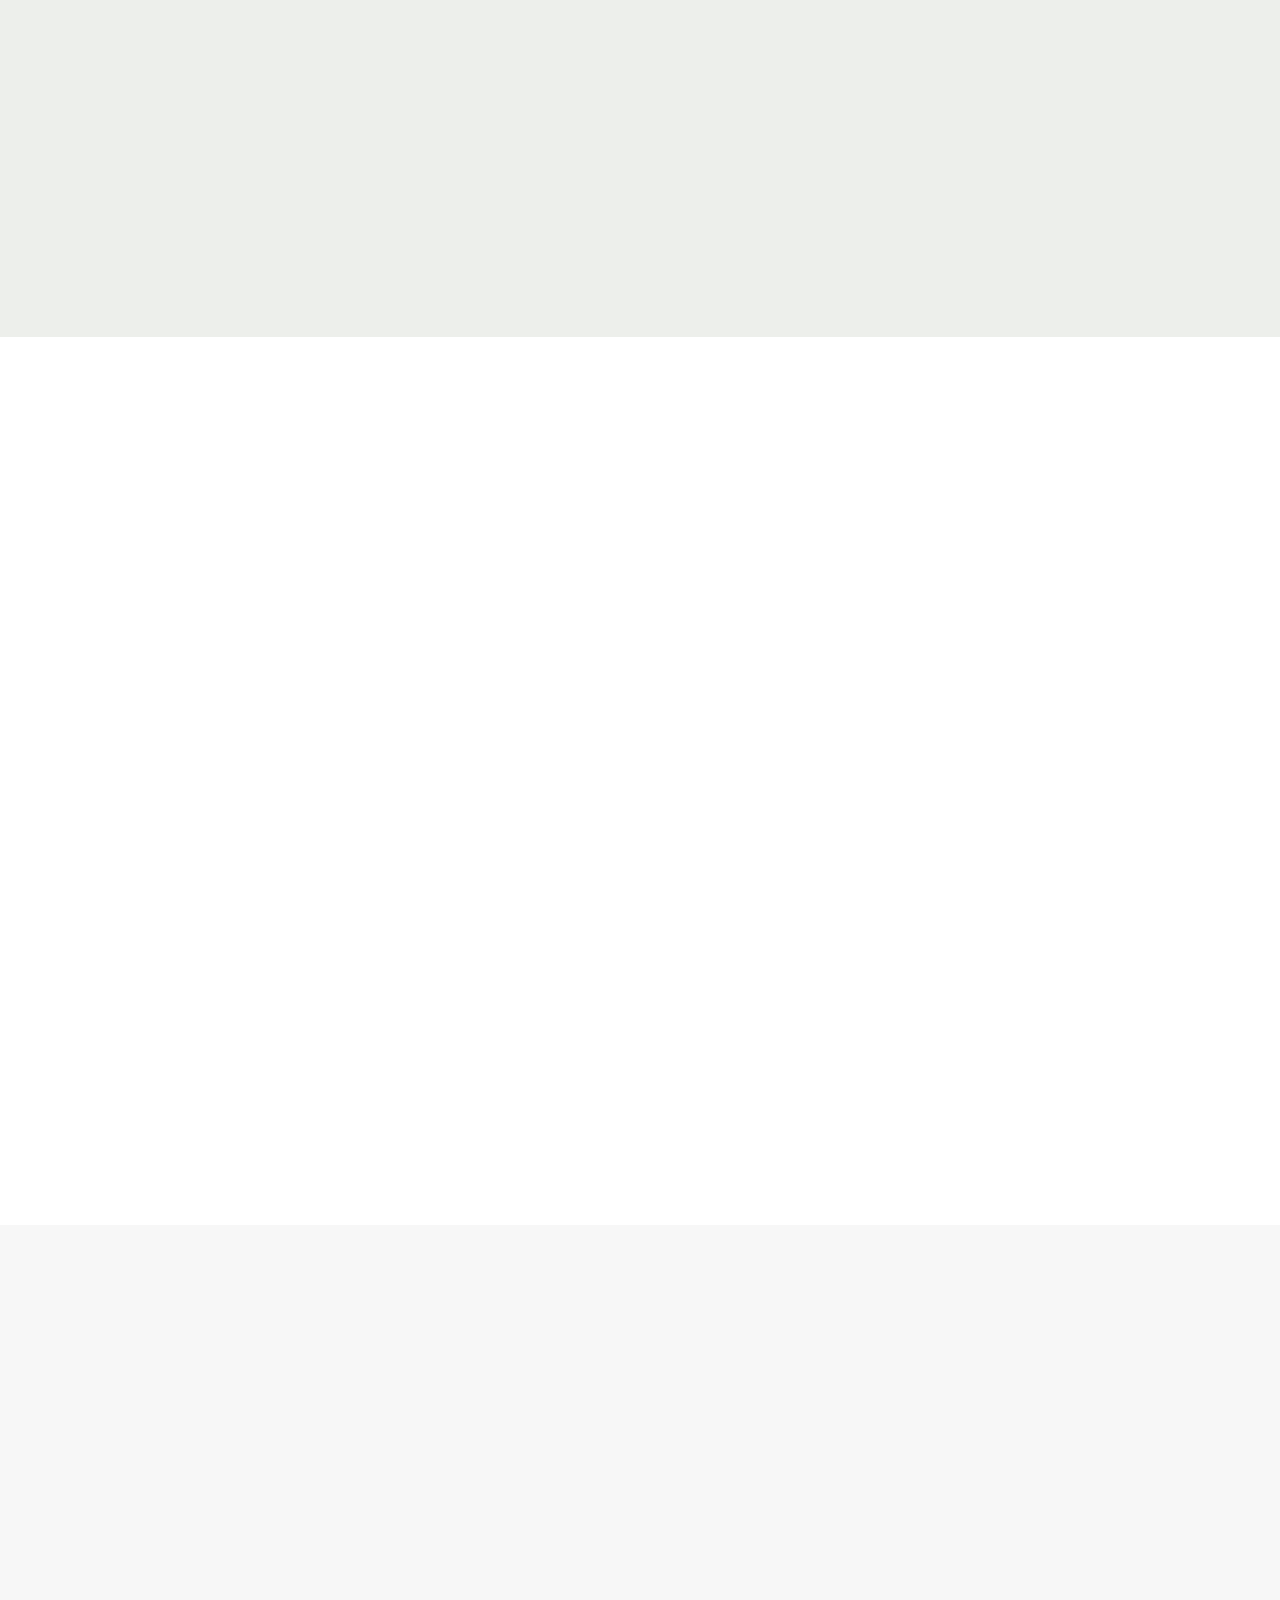
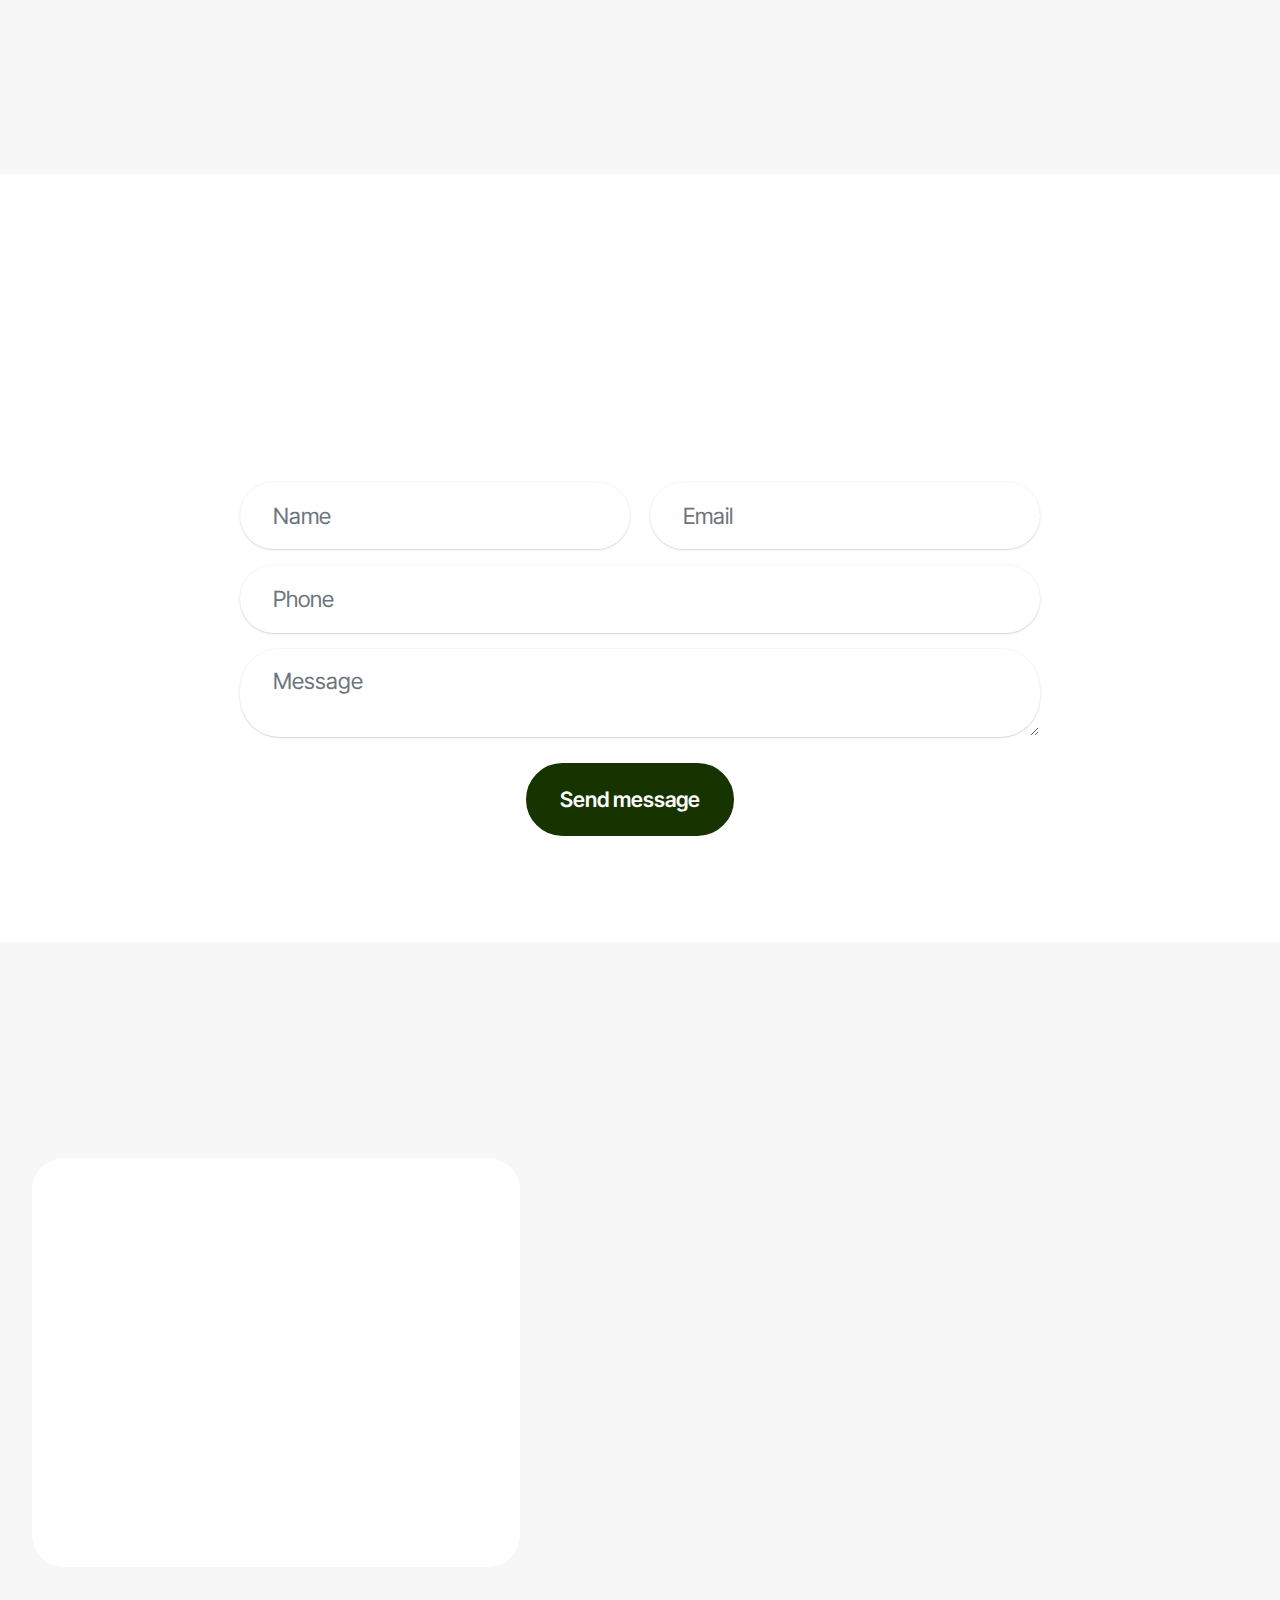
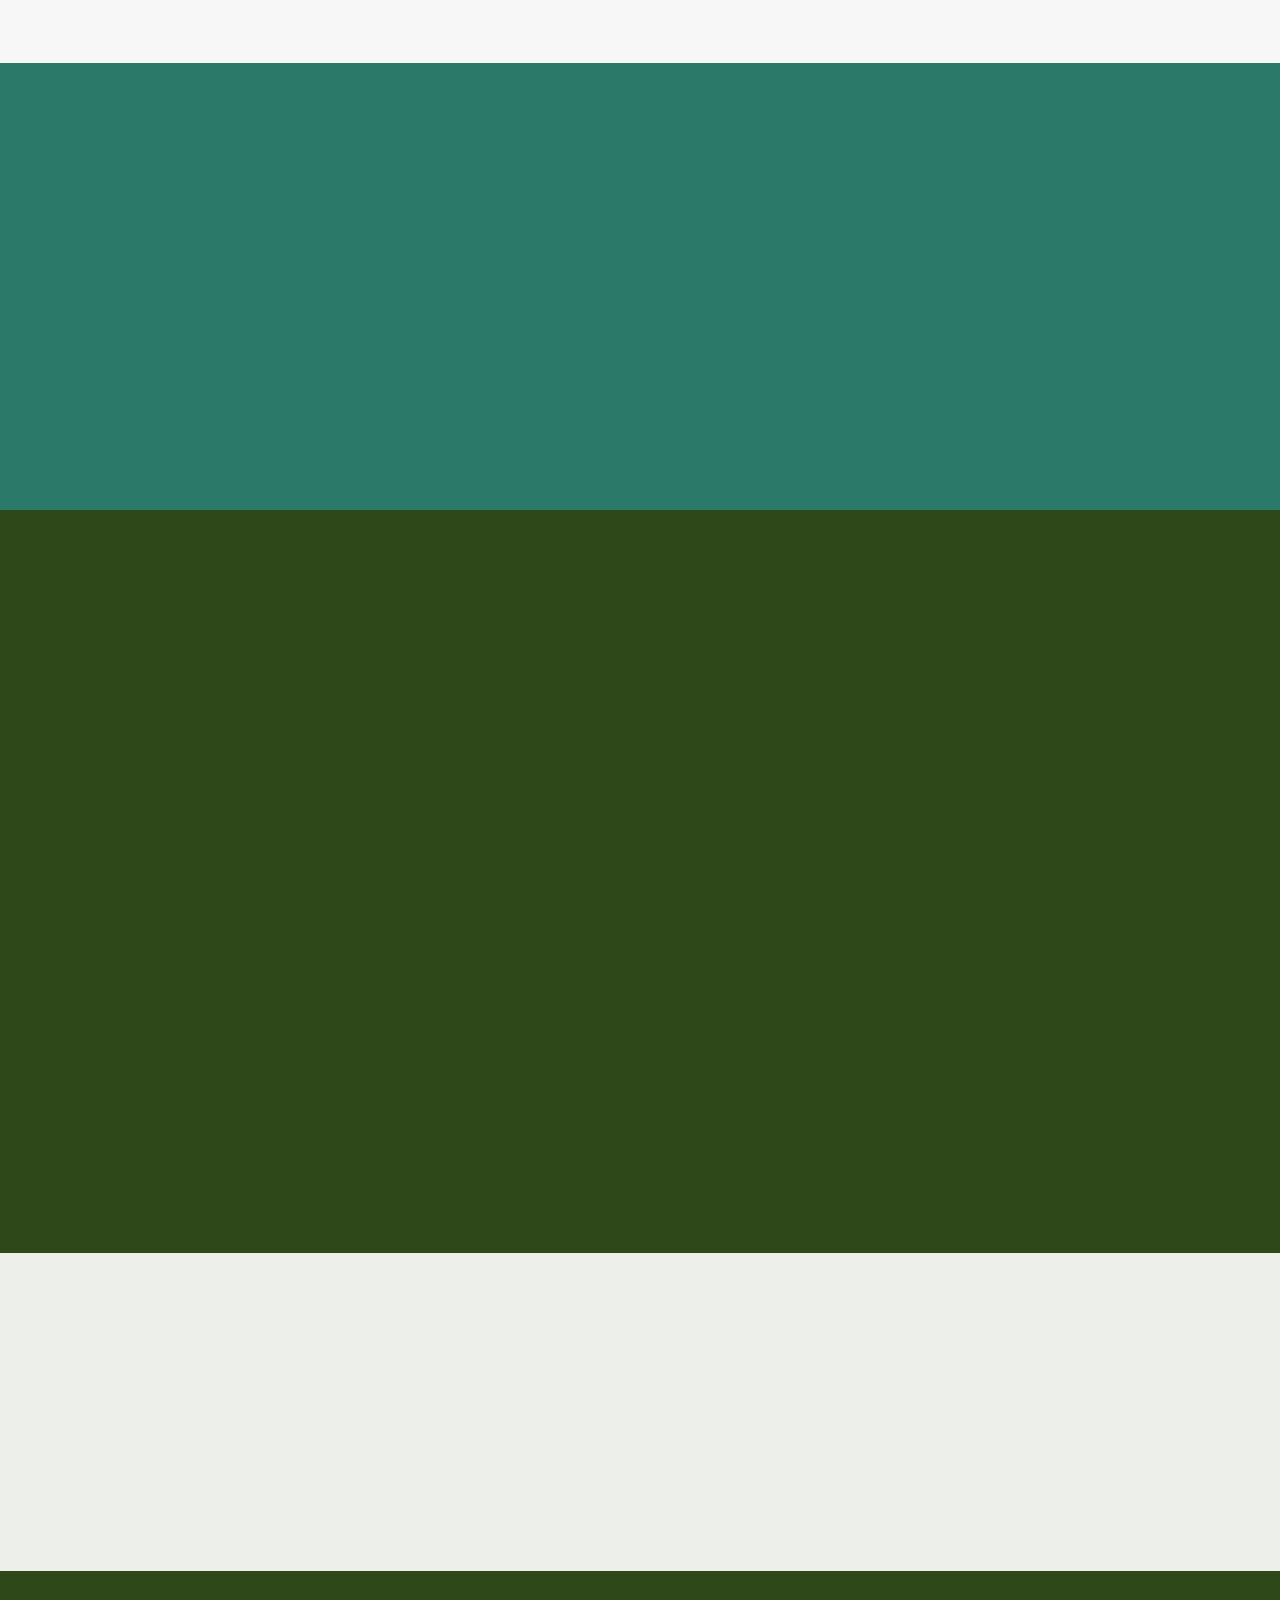
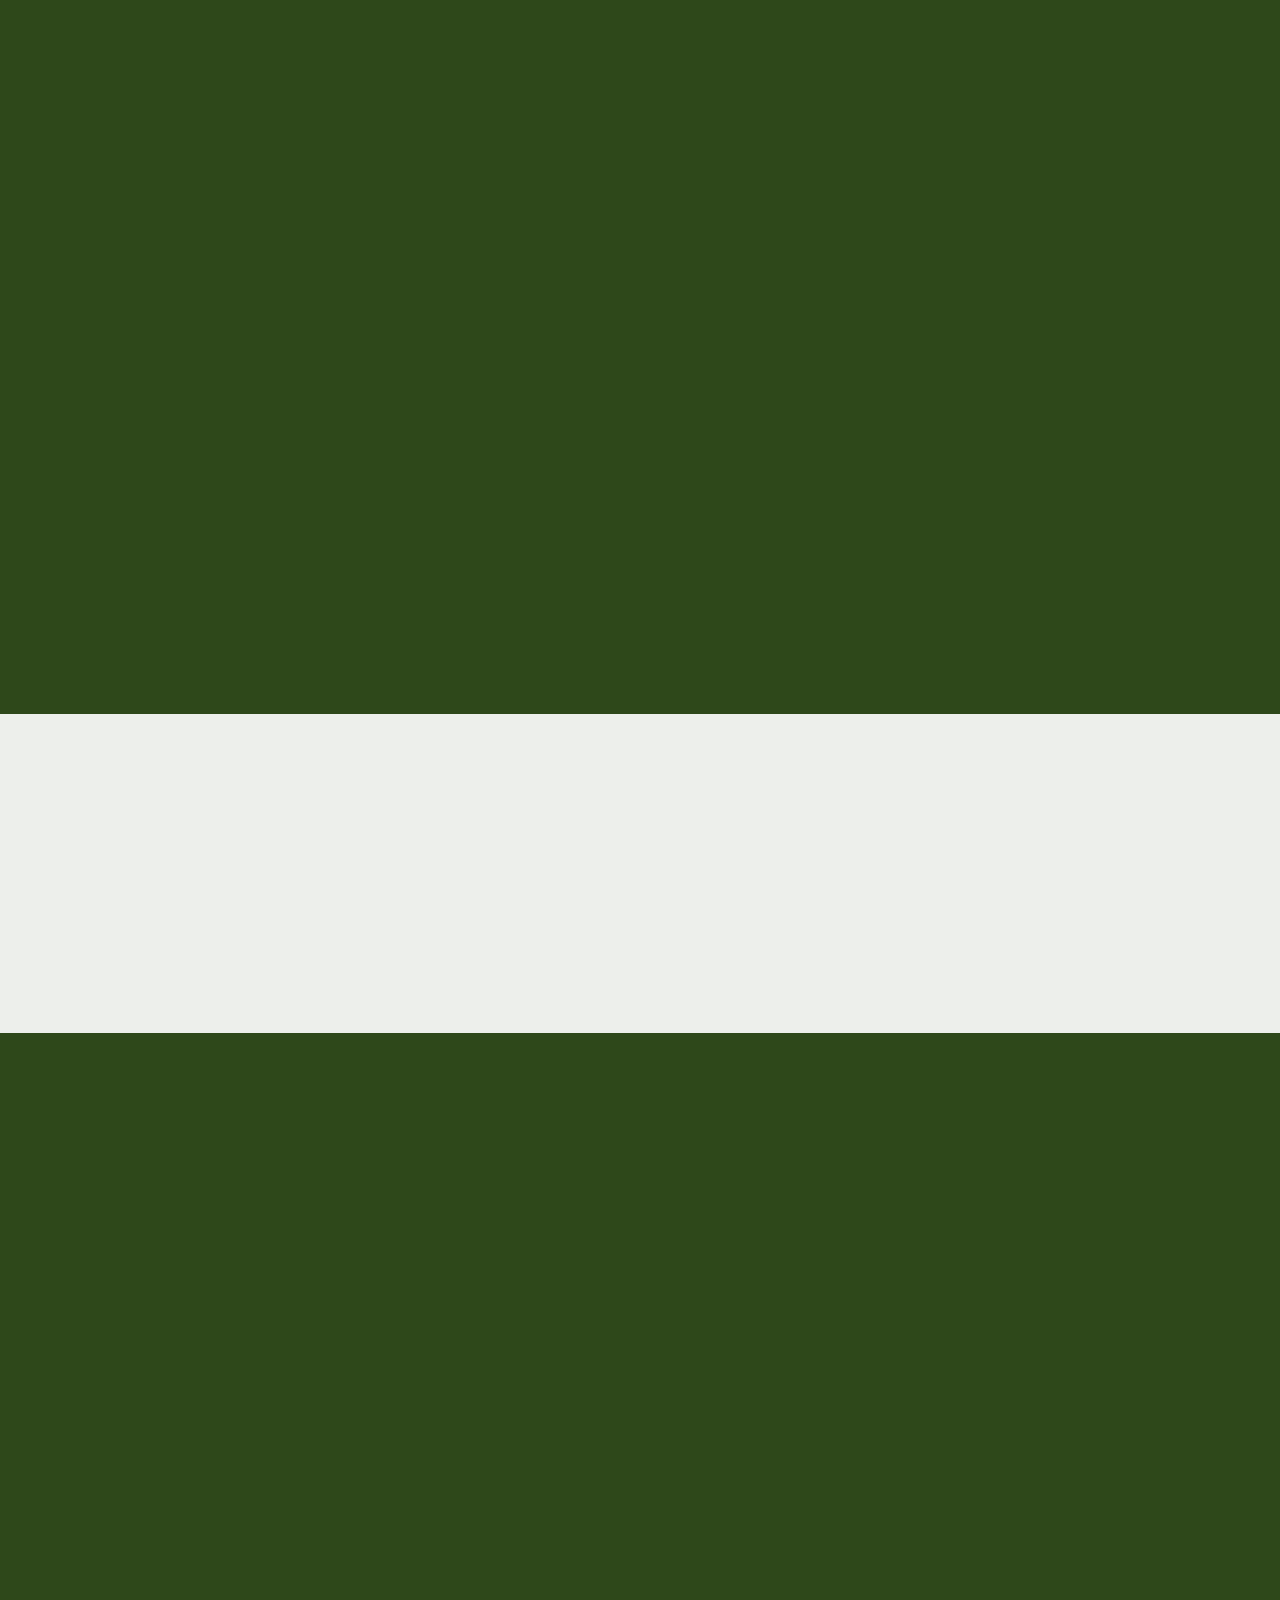
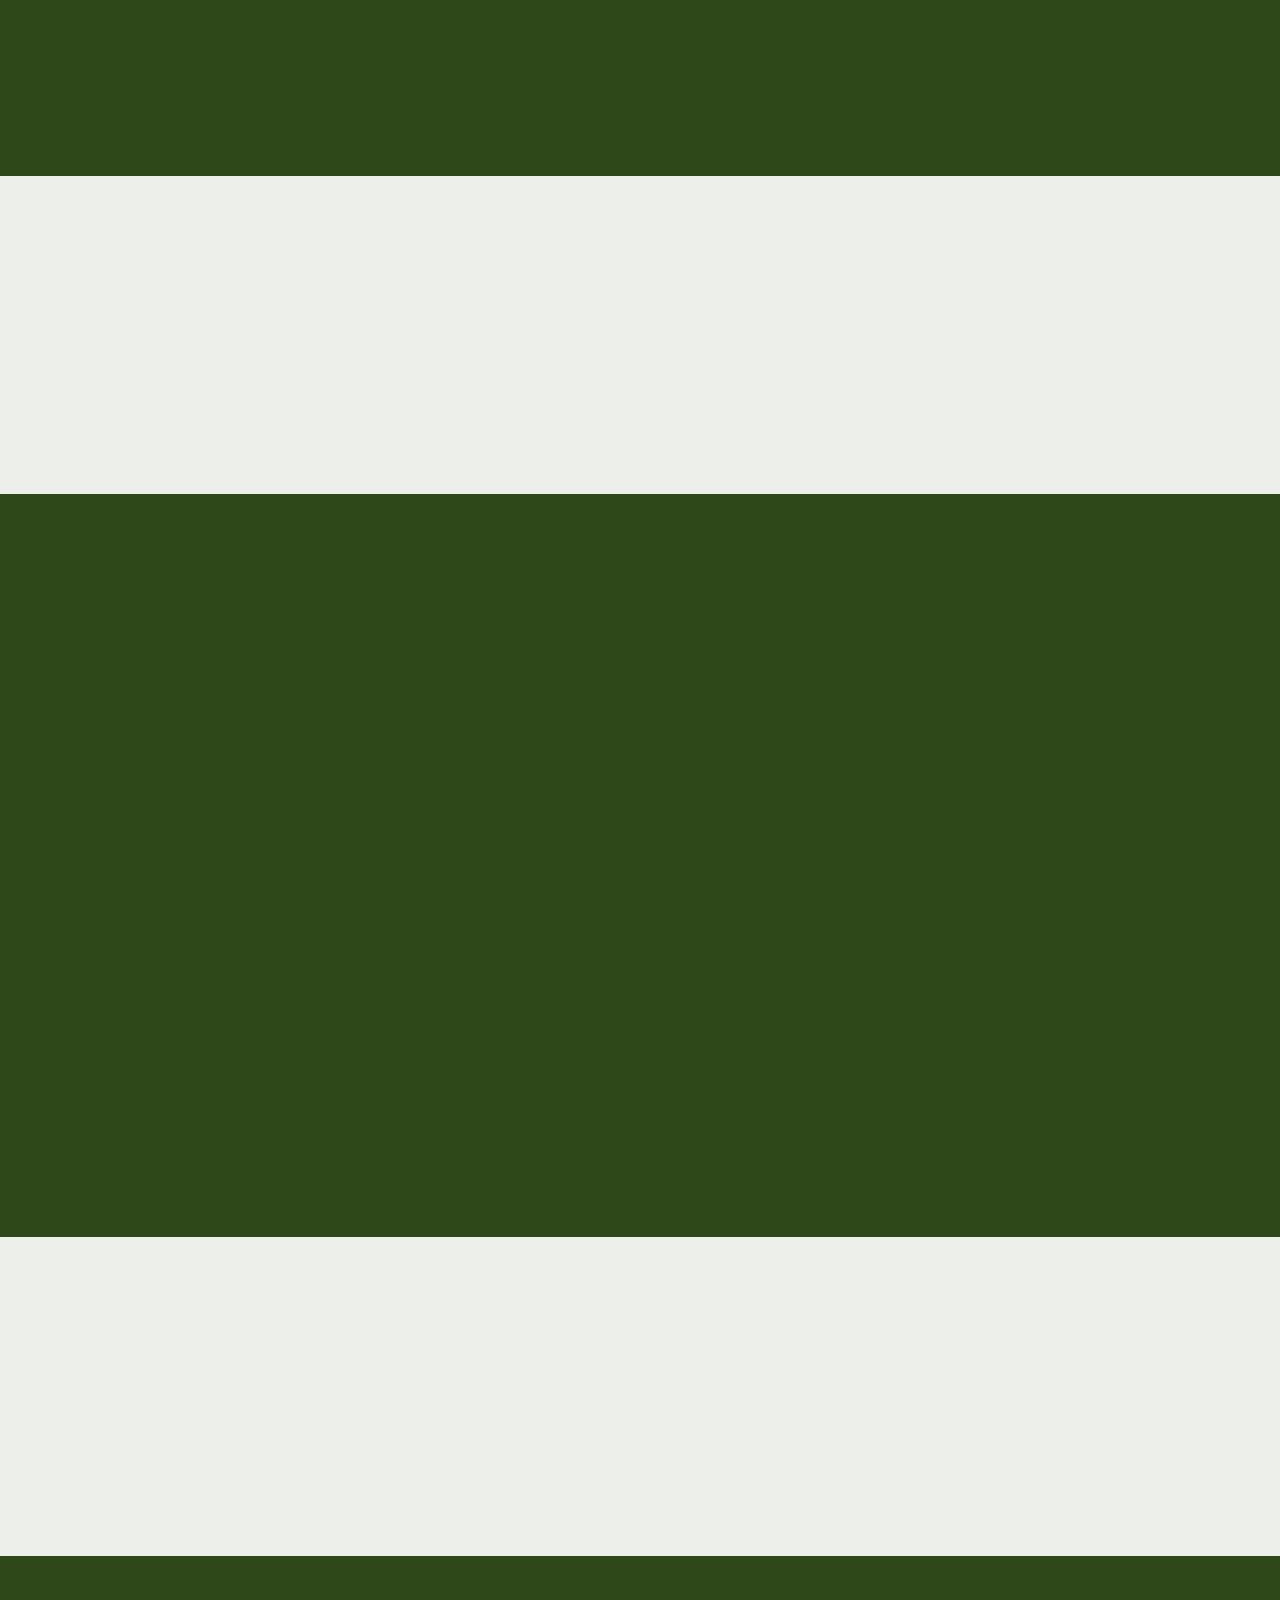
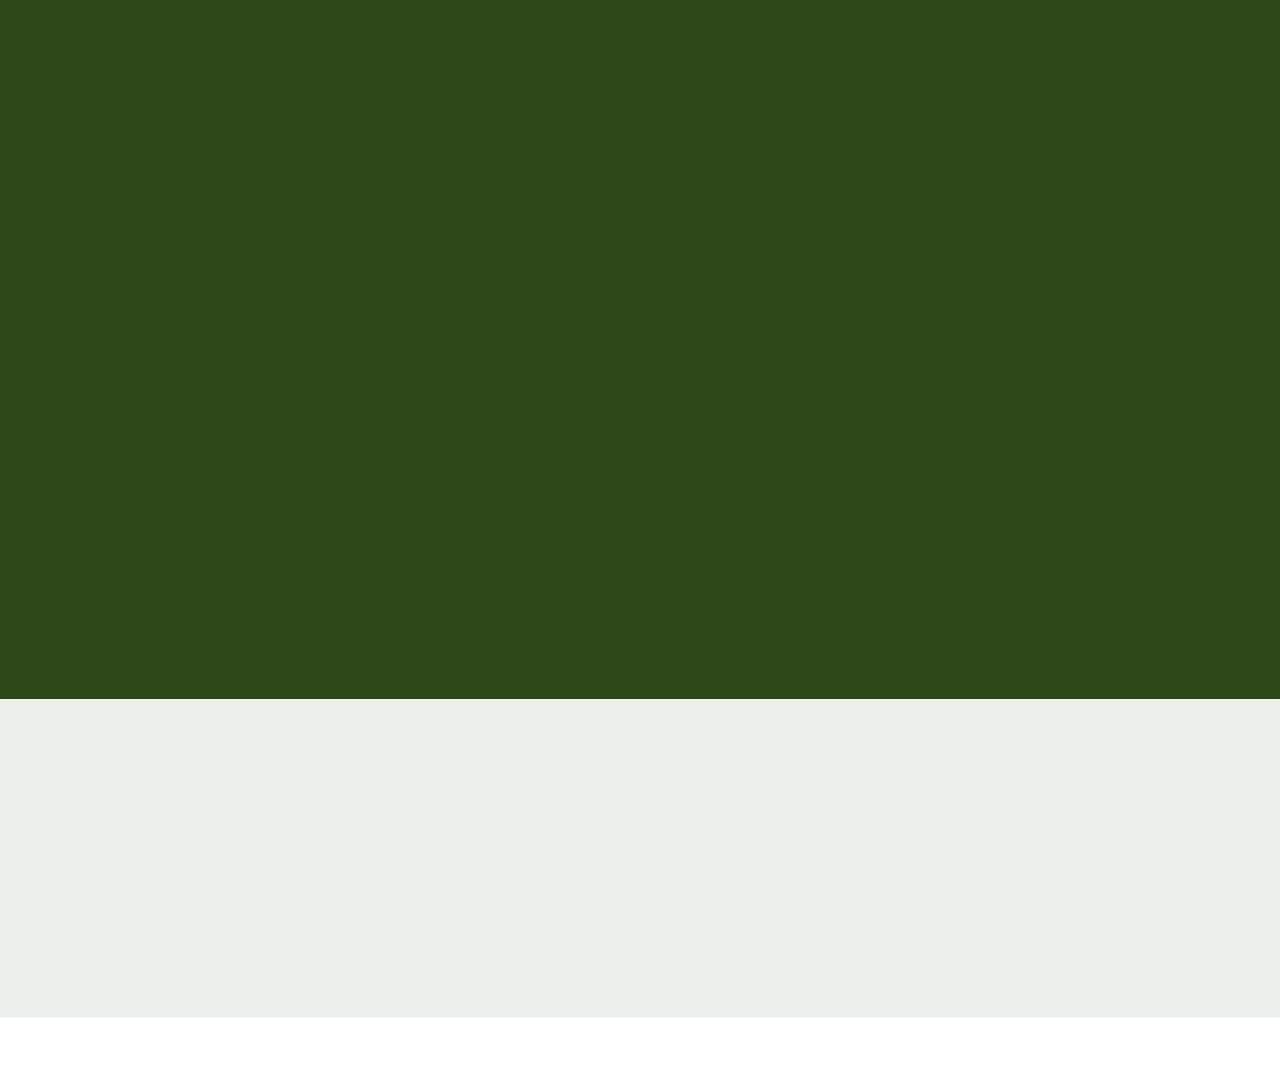
<file: aboutus.html>
<!DOCTYPE html>
<html  >
<head>
  <!-- Site made with Mobirise Website Builder v5.9.18, https://mobirise.com -->
  <meta charset="UTF-8">
  <meta http-equiv="X-UA-Compatible" content="IE=edge">
  <meta name="generator" content="Mobirise v5.9.18, mobirise.com">
  <meta name="twitter:card" content="summary_large_image"/>
  <meta name="twitter:image:src" content="assets/images/aboutus-meta.jpg">
  <meta property="og:image" content="assets/images/aboutus-meta.jpg">
  <meta name="twitter:title" content="About Us | Web Design">
  <meta name="viewport" content="width=device-width, initial-scale=1, minimum-scale=1">
  <link rel="shortcut icon" href="assets/images/logo.png" type="image/x-icon">
  <meta name="description" content="">
  
  
  <title>About Us | Web Design</title>
  <link rel="stylesheet" href="assets/web/assets/mobirise-icons2/mobirise2.css">
  <link rel="stylesheet" href="assets/bootstrap/css/bootstrap.min.css">
  <link rel="stylesheet" href="assets/bootstrap/css/bootstrap-grid.min.css">
  <link rel="stylesheet" href="assets/bootstrap/css/bootstrap-reboot.min.css">
  <link rel="stylesheet" href="assets/animatecss/animate.css">
  <link rel="stylesheet" href="assets/dropdown/css/style.css">
  <link rel="stylesheet" href="assets/socicon/css/styles.css">
  <link rel="stylesheet" href="assets/theme/css/style.css">
  <link rel="stylesheet" href="assets/gallery/style.css">
  <link rel="preload" href="https://fonts.googleapis.com/css?family=Inter+Tight:100,200,300,400,500,600,700,800,900,100i,200i,300i,400i,500i,600i,700i,800i,900i&display=swap" as="style" onload="this.onload=null;this.rel='stylesheet'">
  <noscript><link rel="stylesheet" href="https://fonts.googleapis.com/css?family=Inter+Tight:100,200,300,400,500,600,700,800,900,100i,200i,300i,400i,500i,600i,700i,800i,900i&display=swap"></noscript>
  <link rel="preload" as="style" href="assets/mobirise/css/mbr-additional.css?v=0LxFRD"><link rel="stylesheet" href="assets/mobirise/css/mbr-additional.css?v=0LxFRD" type="text/css">

  
  
  
</head>
<body>
  
  <section data-bs-version="5.1" class="menu menu2 cid-uf4Zw8ZtWY" once="menu" id="menu02-2j">
	

	<nav class="navbar navbar-dropdown navbar-fixed-top navbar-expand-lg">
		<div class="container">
			<div class="navbar-brand">
				<span class="navbar-logo">
					<a href="https://mobirise.com">
						<img src="assets/images/logo.png" alt="Mobirise Website Builder" style="height: 3rem;">
					</a>
				</span>
				<span class="navbar-caption-wrap"><a class="navbar-caption text-black text-primary display-4" href="index.html#header05-1">Mobirise</a></span>
			</div>
			<button class="navbar-toggler" type="button" data-toggle="collapse" data-bs-toggle="collapse" data-target="#navbarSupportedContent" data-bs-target="#navbarSupportedContent" aria-controls="navbarNavAltMarkup" aria-expanded="false" aria-label="Toggle navigation">
				<div class="hamburger">
					<span></span>
					<span></span>
					<span></span>
					<span></span>
				</div>
			</button>
			<div class="collapse navbar-collapse" id="navbarSupportedContent">
				<ul class="navbar-nav nav-dropdown" data-app-modern-menu="true"><li class="nav-item">
						<a class="nav-link link text-black text-primary display-4" href="index.html#header01-7">About</a>
					</li>
					<li class="nav-item">
						<a class="nav-link link text-black text-primary display-4" href="ourservice.html" aria-expanded="false">Services</a>
					</li>
					<li class="nav-item">
						<a class="nav-link link text-black text-primary display-4" href="aboutus.html">About Us</a>
					</li><li class="nav-item"><a class="nav-link link text-black text-primary display-4" href="index.html#contacts02-9">Contacts</a></li></ul>
				
				<div class="navbar-buttons mbr-section-btn"><a class="btn btn-primary display-4" href="index.html#form02-6"> Start now</a> <a class="btn btn-primary display-4" href="index.html#form02-6"> Start now</a></div>
			</div>
		</div>
	</nav>
</section>

<section data-bs-version="5.1" class="header5 cid-uf4Zw9waV3" id="header05-2k">
	

	
	
	<div class="topbg"></div>
	<div class="align-center container">
		<div class="row justify-content-center">
			<div class="col-md-12 col-lg-9">
				<h1 class="mbr-section-title mbr-fonts-style mb-4 display-1"><strong>Create amazing websites</strong></h1>
				<p class="mbr-text mbr-fonts-style mb-4 display-7">Click any text to edit or style it. Select text to insert a link.
<br>Click the blue icon at the top right corner (Block Parameters) of the block to hide/show buttons, text, title, and change the block background. Click the red "+" button at the bottom right corner to add a new block. Use the top left menu to create new pages, sites, and add new themes and extensions.</p>
				<div class="mbr-section-btn mt-3"><a class="btn btn-primary display-7" href="index.html#form02-6">Start now</a> <a class="btn btn-primary-outline display-7" href="index.html#gallery02-v">Live demo</a></div>
			</div>
		</div>
		<div class="row mt-5 justify-content-center">
			<div class="col-12 col-lg-12">
				<img src="assets/images/11.jpg" alt="Mobirise Website Builder" title="">
			</div>
		</div>
	</div>
</section>

<section data-bs-version="5.1" class="features4 cid-uf4Zw9FogZ" id="features04-2l">
	
	
	<div class="container">
		<div class="row justify-content-center">
			<div class="col-12 content-head">
				<div class="mbr-section-head mb-5">
					<h4 class="mbr-section-title mbr-fonts-style align-center mb-0 display-2"><strong>Our Services</strong></h4>
					<h5 class="mbr-section-subtitle mbr-fonts-style align-center mb-0 mt-4 display-7">Hover over pictures to add more cards or rearrange them with the Tools panel. Add multiple cards by selecting multiple images. You can set the number of columns in Block Parameters.</h5>
					
				</div>
			</div>
		</div>
		<div class="row">
			<div class="item features-image col-12 col-md-6 col-lg-4">
				<div class="item-wrapper">
					<div class="item-img">
						<img src="assets/images/gallery03.jpg" alt="Mobirise Website Builder">
					</div>
					<div class="item-content">
						<h5 class="item-title mbr-fonts-style display-5">
							<strong>Marketing</strong>
						</h5>
						
						<p class="mbr-text mbr-fonts-style display-7">
							Service Description. You can show/hide the title, subtitle, text, button in the Block Parameters
						</p>
						<div class="mbr-section-btn item-footer"><a href="" class="btn item-btn btn-primary display-7">Learn more</a></div>
					</div>

				</div>
			</div>
			<div class="item features-image col-12 col-md-6 col-lg-4">
				<div class="item-wrapper">
					<div class="item-img">
						<img src="assets/images/gallery05.jpg" alt="Mobirise Website Builder">
					</div>
					<div class="item-content">
						<h5 class="item-title mbr-fonts-style display-5">
							<strong>Promotion</strong>
						</h5>
						
						<p class="mbr-text mbr-fonts-style display-7">
							Service Description. You can show/hide the title, subtitle, text, button in the Block Parameters
						</p>
						<div class="mbr-section-btn item-footer"><a href="" class="btn item-btn btn-primary display-7">Learn more</a></div>
					</div>
				</div>
			</div>
			<div class="item features-image col-12 col-md-6 col-lg-4">
				<div class="item-wrapper">
					<div class="item-img">
						<img src="assets/images/gallery02.jpg" alt="Mobirise Website Builder">
					</div>
					<div class="item-content">
						<h5 class="item-title mbr-fonts-style display-5">
							<strong>Branding</strong>
						</h5>
						
						<p class="mbr-text mbr-fonts-style display-7">
							Service Description. You can show/hide the title, subtitle, text, button in the Block Parameters<br>
						</p>
						<div class="mbr-section-btn item-footer"><a href="" class="btn item-btn btn-primary display-7">Learn more</a></div>
					</div>
				</div>
			</div>
		</div>
	</div>
</section>

<section data-bs-version="5.1" class="gallery1 mbr-gallery cid-uf4Zw9OG7r" id="gallery02-2m">
    

    
    

    <div class="container-fluid">
        <div class="row justify-content-center">
            <div class="col-12 content-head">
                <div class="mbr-section-head mb-5">
                    <h3 class="mbr-section-title mbr-fonts-style align-center m-0 display-2"><strong>Gallery with Masonry Grid and Popup Slider</strong></h3>
                    <h4 class="mbr-section-subtitle mbr-fonts-style align-center mb-0 mt-4 display-7">Use images of different sizes in this gallery. Click on the image to change it. Click on the + (Add Items) button to add multiple pictures at once.</h4>
                </div>
            </div>
        </div>
        <div class="row mbr-gallery mbr-masonry" data-masonry="{&quot;percentPosition&quot;: true }">
            <div class="col-12 col-md-6 col-lg-3 item gallery-image">
                <div class="item-wrapper" data-toggle="modal" data-bs-toggle="modal" data-target="#uf5hVgvB9A-modal" data-bs-target="#uf5hVgvB9A-modal">
                    <img class="w-100" src="assets/images/gallery03.jpg" alt="Mobirise Website Builder" data-slide-to="0" data-bs-slide-to="0" data-target="#lb-uf5hVgvB9A" data-bs-target="#lb-uf5hVgvB9A">
                    <div class="icon-wrapper">
                        <span class="mobi-mbri mobi-mbri-search mbr-iconfont mbr-iconfont-btn"></span>
                    </div>
                </div>
                
            </div>
            <div class="col-12 col-md-6 col-lg-3 item gallery-image">
                <div class="item-wrapper" data-toggle="modal" data-bs-toggle="modal" data-target="#uf5hVgvB9A-modal" data-bs-target="#uf5hVgvB9A-modal">
                    <img class="w-100" src="assets/images/gallery13.jpg" alt="Mobirise Website Builder" data-slide-to="1" data-bs-slide-to="1" data-target="#lb-uf5hVgvB9A" data-bs-target="#lb-uf5hVgvB9A">
                    <div class="icon-wrapper">
                        <span class="mobi-mbri mobi-mbri-search mbr-iconfont mbr-iconfont-btn"></span>
                    </div>
                </div>
                
            </div>
            <div class="col-12 col-md-6 col-lg-3 item gallery-image">
                <div class="item-wrapper" data-toggle="modal" data-bs-toggle="modal" data-target="#uf5hVgvB9A-modal" data-bs-target="#uf5hVgvB9A-modal">
                    <img class="w-100" src="assets/images/gallery10.jpg" alt="Mobirise Website Builder" data-slide-to="2" data-bs-slide-to="2" data-target="#lb-uf5hVgvB9A" data-bs-target="#lb-uf5hVgvB9A">
                    <div class="icon-wrapper">
                        <span class="mobi-mbri mobi-mbri-search mbr-iconfont mbr-iconfont-btn"></span>
                    </div>
                </div>
                
            </div>
            <div class="col-12 col-md-6 col-lg-3 item gallery-image">
                <div class="item-wrapper" data-toggle="modal" data-bs-toggle="modal" data-target="#uf5hVgvB9A-modal" data-bs-target="#uf5hVgvB9A-modal">
                    <img class="w-100" src="assets/images/gallery08.jpg" alt="Mobirise Website Builder" data-slide-to="3" data-bs-slide-to="3" data-target="#lb-uf5hVgvB9A" data-bs-target="#lb-uf5hVgvB9A">
                    <div class="icon-wrapper">
                        <span class="mobi-mbri mobi-mbri-search mbr-iconfont mbr-iconfont-btn"></span>
                    </div>
                </div>
                
            </div>
            <div class="col-12 col-md-6 col-lg-3 item gallery-image">
                <div class="item-wrapper" data-toggle="modal" data-bs-toggle="modal" data-target="#uf5hVgvB9A-modal" data-bs-target="#uf5hVgvB9A-modal">
                    <img class="w-100" src="assets/images/gallery06.jpg" alt="Mobirise Website Builder" data-slide-to="4" data-bs-slide-to="4" data-target="#lb-uf5hVgvB9A" data-bs-target="#lb-uf5hVgvB9A">
                    <div class="icon-wrapper">
                        <span class="mobi-mbri mobi-mbri-search mbr-iconfont mbr-iconfont-btn"></span>
                    </div>
                </div>
                
            </div>
            <div class="col-12 col-md-6 col-lg-3 item gallery-image">
                <div class="item-wrapper" data-toggle="modal" data-bs-toggle="modal" data-target="#uf5hVgvB9A-modal" data-bs-target="#uf5hVgvB9A-modal">
                    <img class="w-100" src="assets/images/gallery02.jpg" alt="Mobirise Website Builder" data-slide-to="5" data-bs-slide-to="5" data-target="#lb-uf5hVgvB9A" data-bs-target="#lb-uf5hVgvB9A">
                    <div class="icon-wrapper">
                        <span class="mobi-mbri mobi-mbri-search mbr-iconfont mbr-iconfont-btn"></span>
                    </div>
                </div>
                
            </div>
            <div class="col-12 col-md-6 col-lg-3 item gallery-image">
                <div class="item-wrapper" data-toggle="modal" data-bs-toggle="modal" data-target="#uf5hVgvB9A-modal" data-bs-target="#uf5hVgvB9A-modal">
                    <img class="w-100" src="assets/images/gallery01.jpg" alt="Mobirise Website Builder" data-slide-to="6" data-bs-slide-to="6" data-target="#lb-uf5hVgvB9A" data-bs-target="#lb-uf5hVgvB9A">
                    <div class="icon-wrapper">
                        <span class="mobi-mbri mobi-mbri-search mbr-iconfont mbr-iconfont-btn"></span>
                    </div>
                </div>
                
            </div>
        </div>

        <div class="modal mbr-slider" tabindex="-1" role="dialog" aria-hidden="true" id="uf5hVgvB9A-modal">
            <div class="modal-dialog" role="document">
                <div class="modal-content">
                    <div class="modal-body">
                        <div class="carousel slide" id="lb-uf5hVgvB9A" data-interval="5000" data-bs-interval="5000">
                            <div class="carousel-inner">
                                <div class="carousel-item active">
                                    <img class="d-block w-100" src="assets/images/gallery03.jpg" alt="Mobirise Website Builder">
                                </div>
                                <div class="carousel-item">
                                    <img class="d-block w-100" src="assets/images/gallery13.jpg" alt="Mobirise Website Builder">
                                </div>
                                <div class="carousel-item">
                                    <img class="d-block w-100" src="assets/images/gallery10.jpg" alt="Mobirise Website Builder">
                                </div>
                                <div class="carousel-item">
                                    <img class="d-block w-100" src="assets/images/gallery08.jpg" alt="Mobirise Website Builder">
                                </div>
                                <div class="carousel-item">
                                    <img class="d-block w-100" src="assets/images/gallery06.jpg" alt="Mobirise Website Builder">
                                </div>
                                <div class="carousel-item">
                                    <img class="d-block w-100" src="assets/images/gallery02.jpg" alt="Mobirise Website Builder">
                                </div>
                                <div class="carousel-item">
                                    <img class="d-block w-100" src="assets/images/gallery01.jpg" alt="Mobirise Website Builder">
                                </div>
                            </div>
                            <ol class="carousel-indicators">
                                <li data-slide-to="0" data-bs-slide-to="0" class="active" data-target="#lb-uf5hVgvB9A" data-bs-target="#lb-uf5hVgvB9A"></li>
                                <li data-slide-to="1" data-bs-slide-to="1" data-target="#lb-uf5hVgvB9A" data-bs-target="#lb-uf5hVgvB9A"></li>
                                <li data-slide-to="2" data-bs-slide-to="2" data-target="#lb-uf5hVgvB9A" data-bs-target="#lb-uf5hVgvB9A"></li>
                                <li data-slide-to="3" data-bs-slide-to="3" data-target="#lb-uf5hVgvB9A" data-bs-target="#lb-uf5hVgvB9A"></li>
                                <li data-slide-to="4" data-bs-slide-to="4" data-target="#lb-uf5hVgvB9A" data-bs-target="#lb-uf5hVgvB9A"></li>
                                <li data-slide-to="5" data-bs-slide-to="5" data-target="#lb-uf5hVgvB9A" data-bs-target="#lb-uf5hVgvB9A"></li>
                                <li data-slide-to="6" data-bs-slide-to="6" data-target="#lb-uf5hVgvB9A" data-bs-target="#lb-uf5hVgvB9A"></li>
                            </ol>
                            <a role="button" href="" class="close" data-dismiss="modal" data-bs-dismiss="modal" aria-label="Close">
                            </a>
                            <a class="carousel-control-prev carousel-control" role="button" data-slide="prev" data-bs-slide="prev" href="#lb-uf5hVgvB9A">
                                <span class="mobi-mbri mobi-mbri-arrow-prev" aria-hidden="true"></span>
                                <span class="sr-only visually-hidden">Previous</span>
                            </a>
                            <a class="carousel-control-next carousel-control" role="button" data-slide="next" data-bs-slide="next" href="#lb-uf5hVgvB9A">
                                <span class="mobi-mbri mobi-mbri-arrow-next" aria-hidden="true"></span>
                                <span class="sr-only visually-hidden">Next</span>
                            </a>
                        </div>
                    </div>
                </div>
            </div>
        </div>
    </div>
</section>

<section data-bs-version="5.1" class="header09 cid-uf4Zwam7yv" id="header09-2n">
	
	
	<div class="container">
		<div class="row">
			<div class="content-wrap col-12 col-md-8">
				<h1 class="mbr-section-title mbr-fonts-style mbr-white mb-4 display-1"><strong>Unlock boundless possibilities</strong></h1>
				
				<p class="mbr-fonts-style mbr-text mbr-white mb-4 display-7">
					Mobirise Free Website Maker is perfect for non-techies and great for pro-coders for fast prototyping and small customers' projects.
				</p>
				<div class="mbr-section-btn"><a class="btn btn-white-outline display-7" href="https://mobiri.se">Learn more</a></div>
			</div>
		</div>
	</div>
</section>

<section data-bs-version="5.1" class="header7 cid-uf4ZwavzQT" id="header07-2o">
  

  
  
  
  <div class="align-center container">
    <div class="row justify-content-center">
      <div class="col-md-12 col-lg-9 mb-5">
        <h1 class="mbr-section-title mbr-fonts-style display-1"><strong>Block with video</strong>
        </h1>
        <p class="mbr-text mbr-fonts-style mt-4 display-7">
          Click on the media content to replace it. In some blocks, you can change media content via Block Parameters.
        </p>
        
      </div>
    </div>

    <div class="row justify-content-center">
      <div class="mbr-figure col-12 col-md-12"><iframe class="mbr-embedded-video" src="https://www.youtube.com/embed/sGpPgQeEyOc?rel=0&amp;amp;mute=1&amp;showinfo=0&amp;autoplay=1&amp;loop=1&amp;playlist=sGpPgQeEyOc" width="1280" height="720" frameborder="0" allowfullscreen></iframe></div>
    </div>
  </div>
</section>

<section data-bs-version="5.1" class="header1 cid-uf4ZwaGN9c" id="header01-2p">
	

	
	

	<div class="container">
		<div class="row justify-content-center">
			<div class="col-12 col-md-12 col-lg-7 image-wrapper">
				<img class="w-100" src="assets/images/gallery01.jpg" alt="Mobirise Website Builder">
			</div>
			<div class="col-12 col-lg col-md-12">
				<div class="text-wrapper align-left">
					<h1 class="mbr-section-title mbr-fonts-style mb-4 display-2"><strong>About us</strong></h1>
					<p class="mbr-text mbr-fonts-style mb-4 display-7">
						Most blocks can be used with various types of backgrounds: color, pictures, or videos. It can be set in Block Parameters.&nbsp;You can show/hide the title, subtitle, text, button in the Block Parameters (blue gear icon at the top right corner of the block).&nbsp;</p>
					<div class="mbr-section-btn mt-3"><a class="btn btn-primary display-7" href="https://mobiri.se">Start now</a></div>
				</div>
			</div>
		</div>
	</div>
</section>

<section data-bs-version="5.1" class="features15 cid-uf4ZwaO5nD" id="features015-2q">
	

	
	
	<div class="container">
		<div class="mbr-section-head mb-5">
			<h4 class="mbr-section-title mbr-fonts-style align-center mb-0 display-2">
			  <strong>Why us?</strong></h4>
			
		  </div>
		<div class="row justify-content-center">
			<div class="item features-without-image col-12 col-lg-4">
				<div class="item-wrapper">
					<div class="img-wrapper">
						<img src="assets/images/shop1.jpg" alt="Mobirise Website Builder">
					</div>
					<div class="card-box">
						<h4 class="card-title mbr-fonts-style mb-3 display-5">
							<strong>Free</strong></h4>
						<h5 class="card-text mbr-fonts-style display-7">
							Mobirise is a free website builder. Mobirise is a free website builder. Mobirise is a free website builder.</h5>
					</div>
				</div>
			</div>
			<div class="item features-without-image col-12 col-lg-4">
				<div class="item-wrapper">
					<div class="img-wrapper">
						<img src="assets/images/shop2.jpg" alt="Mobirise Website Builder">
					</div>
					<div class="card-box">
						<h4 class="card-title mbr-fonts-style mb-3 display-5">
							<strong>Easy</strong></h4>
						<h5 class="card-text mbr-fonts-style display-7">
							Create landing pages with ease. Create landing pages with ease. Create landing pages with ease.<br><br></h5>
					</div>
				</div>
			</div>
			<div class="item features-without-image col-12 col-lg-4">
				<div class="item-wrapper">
					<div class="img-wrapper">
						<img src="assets/images/shop3.jpg" alt="Mobirise Website Builder">
					</div>
					<div class="card-box">
						<h4 class="card-title mbr-fonts-style mb-3 display-5">
							<strong>Beautiful</strong></h4>
						<h5 class="card-text mbr-fonts-style display-7">
							Build a website with Mobirise. Build a web page with Mobirise. Create a website with Mobirise.</h5>
					</div>
				</div>
			</div>
		</div>
	</div>
</section>

<section data-bs-version="5.1" class="form5 cid-uf4ZwaYdgh" id="form02-2r">
    
    
    <div class="container">
        <div class="mbr-section-head mb-5">
            <h3 class="mbr-section-title mbr-fonts-style align-center mb-0 display-2">
                <strong>Contact Form</strong></h3>
            <h4 class="mbr-section-subtitle mbr-fonts-style align-center mb-0 mt-4 display-7">To change your notification email, click on any form field below.
<div>The number of submissions is limited to 10 per day without the Form Builder.</div></h4>
        </div>
        <div class="row justify-content-center mt-4">
            <div class="col-lg-8 mx-auto mbr-form" data-form-type="formoid">
                <form action="https://mobirise.eu/" method="POST" class="mbr-form form-with-styler" data-form-title="Form Name"><input type="hidden" name="email" data-form-email="true" value="cJjEQz1hLrVsivz3JYMii5SN+zYJtqU3WEZx21JTqqslPYG1TU8OQvH2KEq9i/VtEhFOizCk+3dOEibKYtcxCDyJMYPtWXHcNdF2LKv8jpAATuOit+rqOOsrv8KMSAUL">
                    <div class="row">
                        <div hidden="hidden" data-form-alert="" class="alert alert-success col-12">Thanks for filling out the form!</div>
                        <div hidden="hidden" data-form-alert-danger="" class="alert alert-danger col-12">
                            Oops...! some problem!
                        </div>
                    </div>
                    <div class="dragArea row">
                        <div class="col-md col-sm-12 form-group mb-3" data-for="name">
                            <input type="text" name="name" placeholder="Name" data-form-field="name" class="form-control" value="" id="name-form02-2r">
                        </div>
                        <div class="col-md col-sm-12 form-group mb-3" data-for="email">
                            <input type="email" name="email" placeholder="Email" data-form-field="email" class="form-control" value="" id="email-form02-2r">
                        </div>
                        <div class="col-12 form-group mb-3" data-for="phone">
                            <input type="tel" name="phone" placeholder="Phone" data-form-field="phone" class="form-control" value="" id="phone-form02-2r">
                        </div>
                        <div class="col-12 form-group mb-3" data-for="textarea">
                            <textarea name="textarea" placeholder="Message" data-form-field="textarea" class="form-control" id="textarea-form02-2r"></textarea>
                        </div>
                        <div class="col-lg-12 col-md-12 col-sm-12 align-center mbr-section-btn">
                            <button type="submit" class="btn btn-primary display-7">Send message</button>
                        </div>
                    </div>
                </form>
            </div>
        </div>
    </div>
</section>

<section data-bs-version="5.1" class="contacts2 map1 cid-uf4Zwb4zWK" id="contacts02-2s">

    

    
    <div class="container">
        <div class="mbr-section-head mb-5">
            <h3 class="mbr-section-title mbr-fonts-style align-center mb-0 display-2">
                <strong>Contacts</strong>
            </h3>
            
        </div>
        <div class="row justify-content-center mt-4">
            <div class="card col-12 col-md-5">
                <div class="card-wrapper">
                    <div class="text-wrapper">
                        <h5 class="cardTitle mbr-fonts-style mb-2 display-5">
                        <strong>Get in touch</strong></h5>
                    <ul class="list mbr-fonts-style display-7">
                        <li class="mbr-text item-wrap"><span style="font-size: 1.4rem;">Phone: </span><a href="tel:+12345678910" class="text-primary" style="font-size: 1.4rem;">0 (800) 123 45 67</a><br></li>
                        <li class="mbr-text item-wrap">WhatsApp: <a href="https://wa.me/12345678910" class="text-primary">0 (800) 123 45 67</a></li>
                        <li class="mbr-text item-wrap">Email: <a href="mailto:info@site.com" class="text-primary">info@site.com</a></li><li class="mbr-text item-wrap"><br></li>
                        <li class="mbr-text item-wrap">Address: </li><li class="mbr-text item-wrap">350 5th Ave, New York, NY 10118</li><li class="mbr-text item-wrap"><span style="font-size: 1.4rem;">Working hours:</span><br></li><li class="mbr-text item-wrap">9:00AM - 6:00PM</li>
                    </ul>
                    </div>
                </div>
            </div>
            <div class="map-wrapper col-12 col-md-7">
                <div class="google-map"><iframe frameborder="0" style="border:0" src="https://www.google.com/maps/embed?pb=!1m14!1m8!1m3!1d6045.3003145248895!2d-73.9884657!3d40.7477229!3m2!1i1024!2i768!4f13.1!3m3!1m2!1s0x89c259a9ac1f1b85%3A0x7e33d1c0e7af3be4!2zMzUwIDV0aCBBdmUsIE5ldyBZb3JrLCBOWSAxMDExOCwg0KHQqNCQ!5e0!3m2!1sru!2sru!4v1689597362021!5m2!1sen!2sen" allowfullscreen=""></iframe></div>
            </div>
        </div>
    </div>
</section>

<section data-bs-version="5.1" class="footer1 programm5 cid-uf4ZwbgZN2" once="footers" id="footer03-2t">

        

    

    <div class="container">
        <div class="row">

            <div class="row-links mb-4">
                <ul class="header-menu">
                  
                  
                  
                  
                <li class="header-menu-item mbr-fonts-style display-5"><a href="index.html#header01-7" class="text-danger">About</a></li><li class="header-menu-item mbr-fonts-style display-5"><a href="index.html#features04-w" class="text-danger text-primary">Services</a></li><li class="header-menu-item mbr-fonts-style display-5"><a href="index.html#contacts02-9" class="text-danger">Contacts</a></li><li class="header-menu-item mbr-fonts-style display-5"><a href="index.html#gallery02-v" class="text-danger text-primary">Works</a></li></ul>
              </div>

            <div class="col-12">
                <div class="social-row">
                    <div class="soc-item">
                        <a href="https://mobiri.se/" target="_blank">
                            <span class="mbr-iconfont socicon socicon-facebook display-7"></span>
                        </a>
                    </div>
                    <div class="soc-item">
                        <a href="https://mobiri.se/" target="_blank">
                            <span class="mbr-iconfont socicon-twitter socicon"></span>
                        </a>
                    </div>
                    <div class="soc-item">
                        <a href="https://mobiri.se/" target="_blank">
                            <span class="mbr-iconfont socicon-instagram socicon"></span>
                        </a>
                    </div>
                    <div class="soc-item">
                        <a href="https://mobiri.se/" target="_blank">
                            <span class="mbr-iconfont socicon-tiktok socicon"></span>
                        </a>
                    </div>
                    <div class="soc-item">
                        <a href="https://mobiri.se/" target="_blank">
                            <span class="mbr-iconfont socicon-youtube socicon"></span>
                        </a>
                    </div>
                </div>
            </div>
            <div class="col-12 mt-5">
                <p class="mbr-fonts-style copyright display-7">
                    © Copyright 2030 Mobirise - All Rights Reserved
                </p>
            </div>
        </div>
    </div>
</section>

<section data-bs-version="5.1" class="header5 cid-uf4ZwbL0jf" id="header05-2u">
	

	
	
	<div class="topbg"></div>
	<div class="align-center container-fluid">
		<div class="row justify-content-center">
			<div class="col-md-12 content-head">
				<h1 class="mbr-section-title mbr-fonts-style mb-4 display-2">
					<strong>Intro with image</strong>
				</h1>
				<p class="mbr-text mbr-fonts-style mb-4 display-7">
					Intro with a picture at the bottom. Great for pro-coders for fast prototyping and small customers'
					projects.
				</p>
				<div class="mbr-section-btn mt-3">
					<a class="btn btn-primary display-7" href="https://mobiri.se">Start now</a>
				</div>
			</div>
		</div>
		<div class="row mt-5 justify-content-center">
			<div class="col-12 col-lg-8">
				<img src="assets/images/6.jpg" alt="Mobirise Website Builder" title="">
			</div>
		</div>
	</div>
</section>

<section data-bs-version="5.1" class="header5 cid-uf4ZwbVFOu" id="header05-2v">
	

	
	
	<div class="topbg"></div>
	<div class="align-center container-fluid">
		<div class="row justify-content-center">
			<div class="col-md-12 content-head">
				<h1 class="mbr-section-title mbr-fonts-style mb-4 display-2">
					<strong>Intro with image</strong>
				</h1>
				<p class="mbr-text mbr-fonts-style mb-4 display-7">
					Intro with a picture at the bottom. Great for pro-coders for fast prototyping and small customers'
					projects.
				</p>
				<div class="mbr-section-btn mt-3">
					<a class="btn btn-primary display-7" href="https://mobiri.se">Start now</a>
				</div>
			</div>
		</div>
		<div class="row mt-5 justify-content-center">
			<div class="col-12 col-lg-8">
				<img src="assets/images/6.jpg" alt="Mobirise Website Builder" title="">
			</div>
		</div>
	</div>
</section>

<section data-bs-version="5.1" class="header5 cid-uf4Zwc2aCD" id="header05-2w">
	

	
	
	<div class="topbg"></div>
	<div class="align-center container-fluid">
		<div class="row justify-content-center">
			<div class="col-md-12 content-head">
				<h1 class="mbr-section-title mbr-fonts-style mb-4 display-2">
					<strong>Intro with image</strong>
				</h1>
				<p class="mbr-text mbr-fonts-style mb-4 display-7">
					Intro with a picture at the bottom. Great for pro-coders for fast prototyping and small customers'
					projects.
				</p>
				<div class="mbr-section-btn mt-3">
					<a class="btn btn-primary display-7" href="https://mobiri.se">Start now</a>
				</div>
			</div>
		</div>
		<div class="row mt-5 justify-content-center">
			<div class="col-12 col-lg-8">
				<img src="assets/images/6.jpg" alt="Mobirise Website Builder" title="">
			</div>
		</div>
	</div>
</section>

<section data-bs-version="5.1" class="header5 cid-uf4Zwc9lWO" id="header05-2x">
	

	
	
	<div class="topbg"></div>
	<div class="align-center container-fluid">
		<div class="row justify-content-center">
			<div class="col-md-12 content-head">
				<h1 class="mbr-section-title mbr-fonts-style mb-4 display-2">
					<strong>Intro with image</strong>
				</h1>
				<p class="mbr-text mbr-fonts-style mb-4 display-7">
					Intro with a picture at the bottom. Great for pro-coders for fast prototyping and small customers'
					projects.
				</p>
				<div class="mbr-section-btn mt-3">
					<a class="btn btn-primary display-7" href="https://mobiri.se">Start now</a>
				</div>
			</div>
		</div>
		<div class="row mt-5 justify-content-center">
			<div class="col-12 col-lg-8">
				<img src="assets/images/6.jpg" alt="Mobirise Website Builder" title="">
			</div>
		</div>
	</div>
</section>

<section data-bs-version="5.1" class="header5 cid-uf4ZwciSGS" id="header05-2y">
	

	
	
	<div class="topbg"></div>
	<div class="align-center container-fluid">
		<div class="row justify-content-center">
			<div class="col-md-12 content-head">
				<h1 class="mbr-section-title mbr-fonts-style mb-4 display-2">
					<strong>Intro with image</strong>
				</h1>
				<p class="mbr-text mbr-fonts-style mb-4 display-7">
					Intro with a picture at the bottom. Great for pro-coders for fast prototyping and small customers'
					projects.
				</p>
				<div class="mbr-section-btn mt-3">
					<a class="btn btn-primary display-7" href="https://mobiri.se">Start now</a>
				</div>
			</div>
		</div>
		<div class="row mt-5 justify-content-center">
			<div class="col-12 col-lg-8">
				<img src="assets/images/6.jpg" alt="Mobirise Website Builder" title="">
			</div>
		</div>
	</div>
</section><section class="display-7" style="padding: 0;align-items: center;justify-content: center;flex-wrap: wrap;    align-content: center;display: flex;position: relative;height: 4rem;"><a href="https://mobiri.se/3269190" style="flex: 1 1;height: 4rem;position: absolute;width: 100%;z-index: 1;"><img alt="" style="height: 4rem;" src="[data-uri]"></a><p style="margin: 0;text-align: center;" class="display-7">&#8204;</p><a style="z-index:1" href="https://mobirise.com/drag-drop-website-builder.html">Drag and Drop Website Builder</a></section><script src="assets/bootstrap/js/bootstrap.bundle.min.js"></script>  <script src="assets/smoothscroll/smooth-scroll.js"></script>  <script src="assets/ytplayer/index.js"></script>  <script src="assets/dropdown/js/navbar-dropdown.js"></script>  <script src="assets/masonry/masonry.pkgd.min.js"></script>  <script src="assets/imagesloaded/imagesloaded.pkgd.min.js"></script>  <script src="assets/theme/js/script.js"></script>  <script src="assets/gallery/player.min.js"></script>  <script src="assets/gallery/script.js"></script>  <script src="assets/formoid/formoid.min.js"></script>  
  
  
  <input name="animation" type="hidden">
  </body>
</html>
</file>
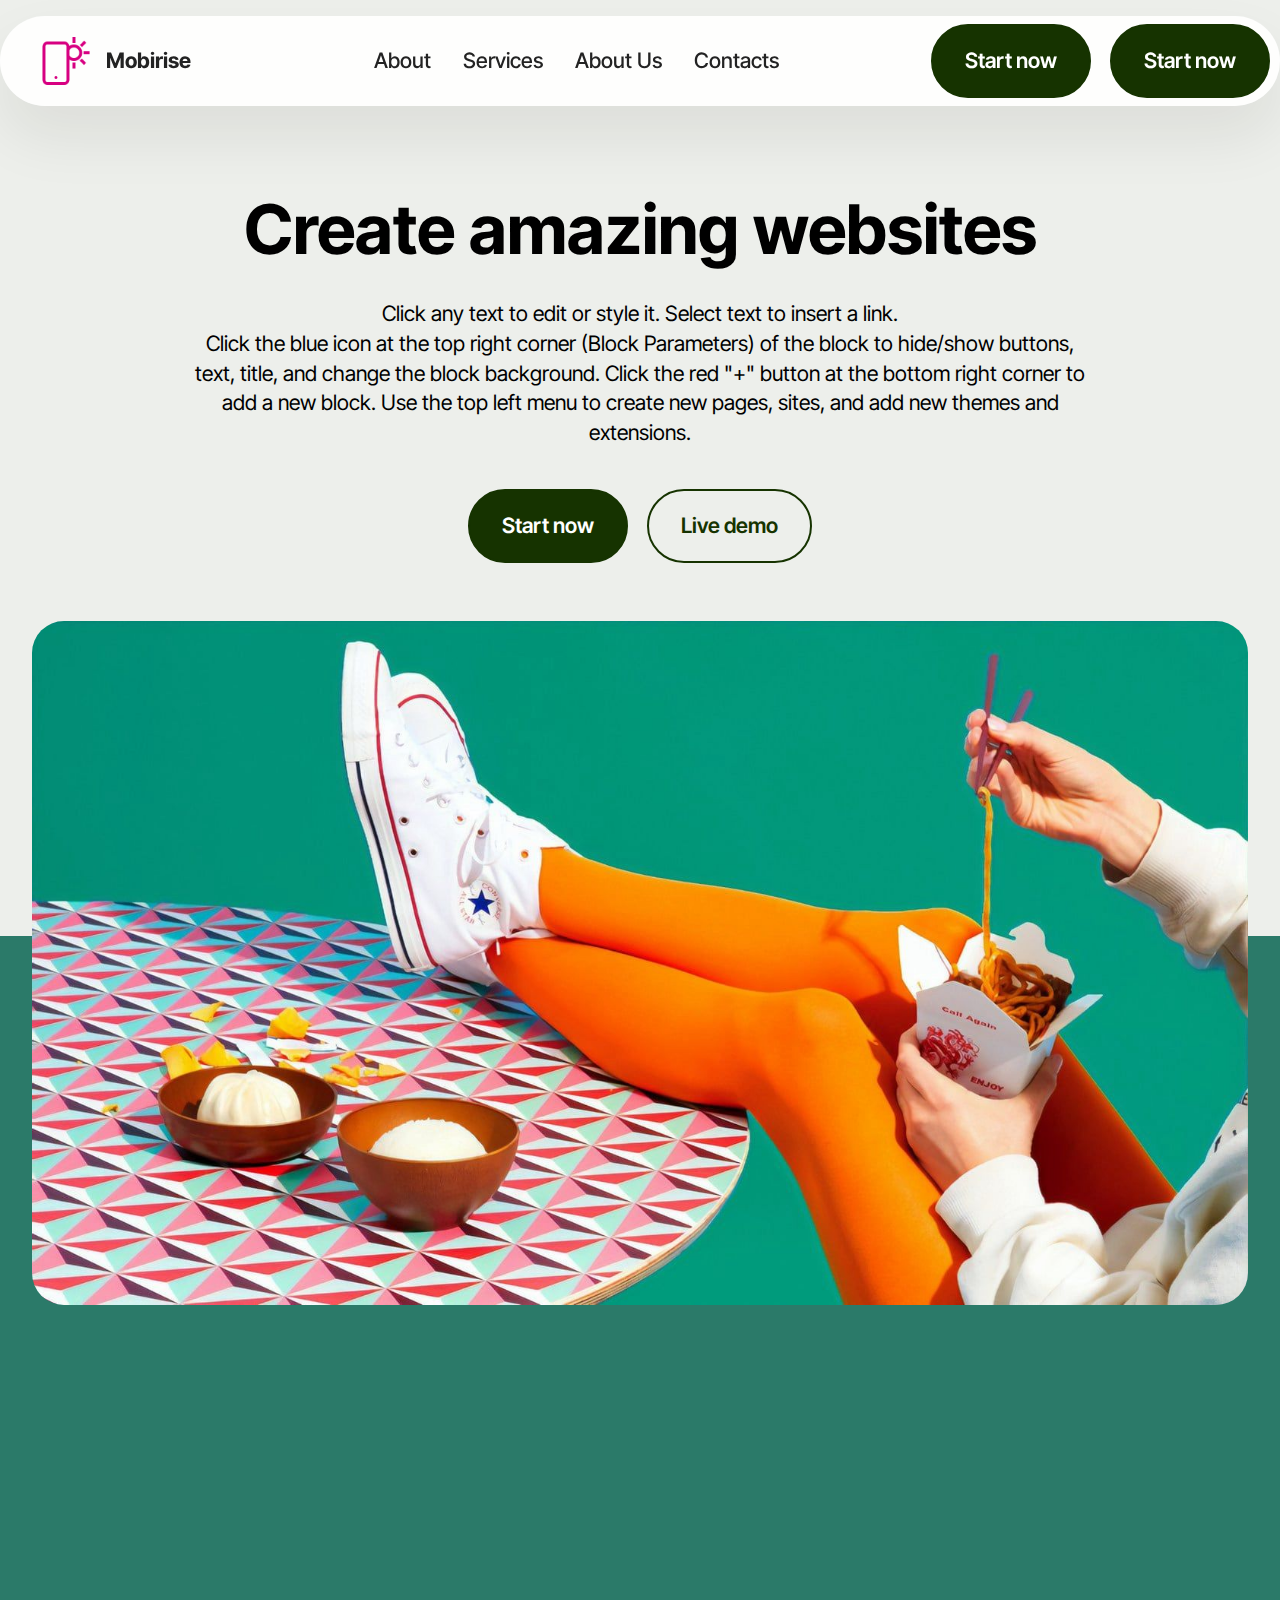
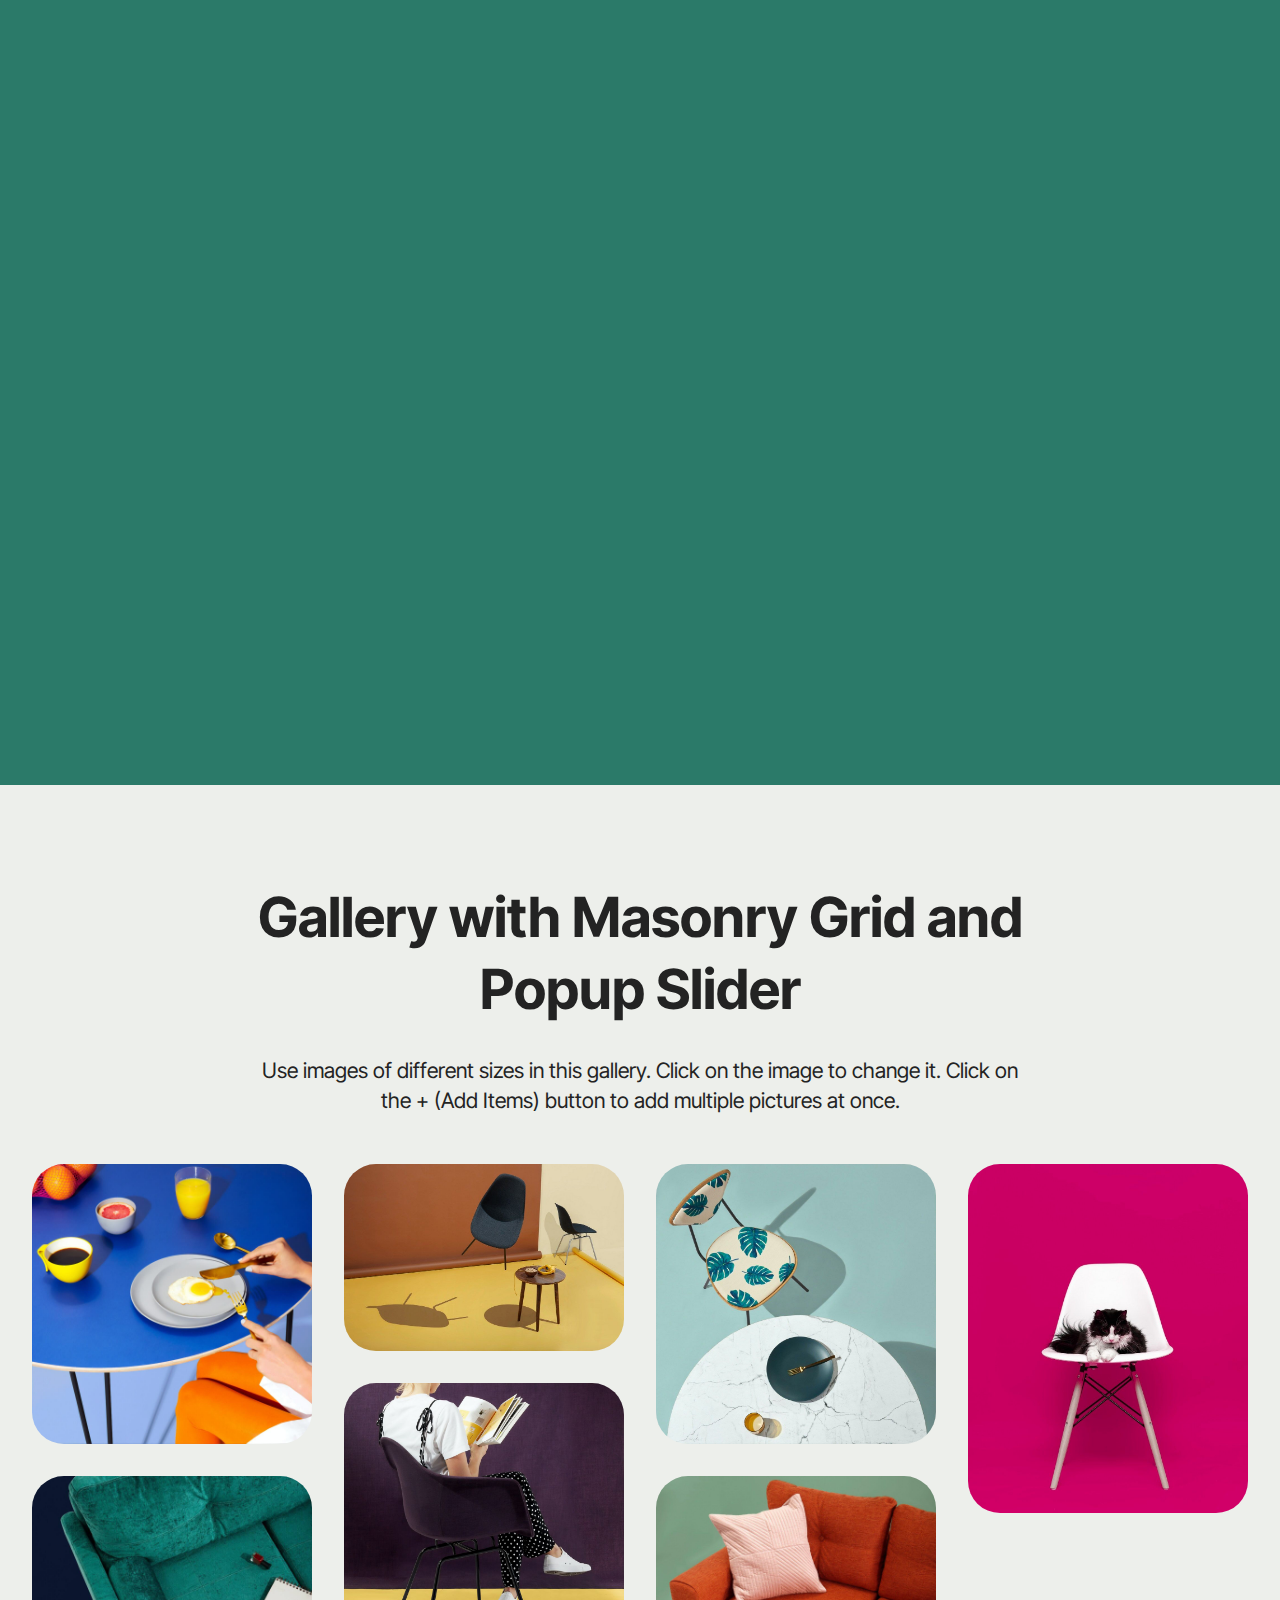
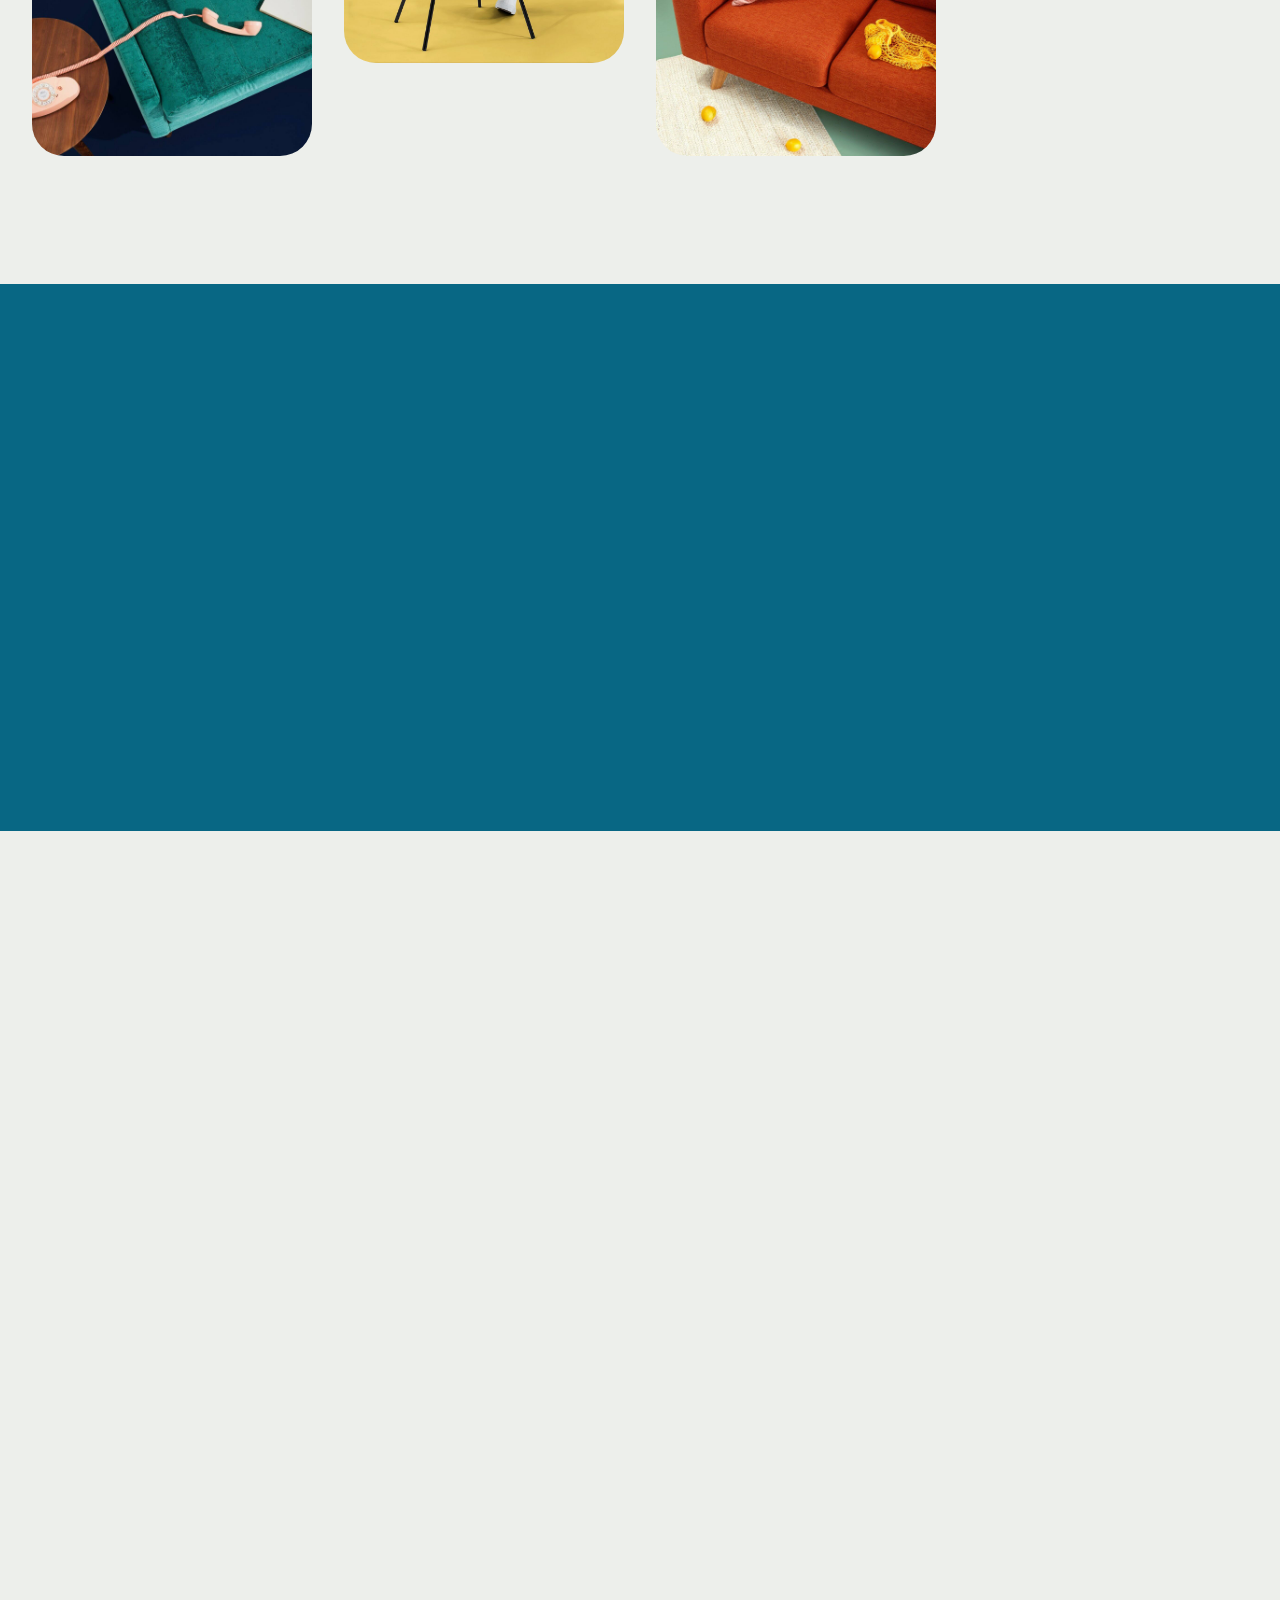
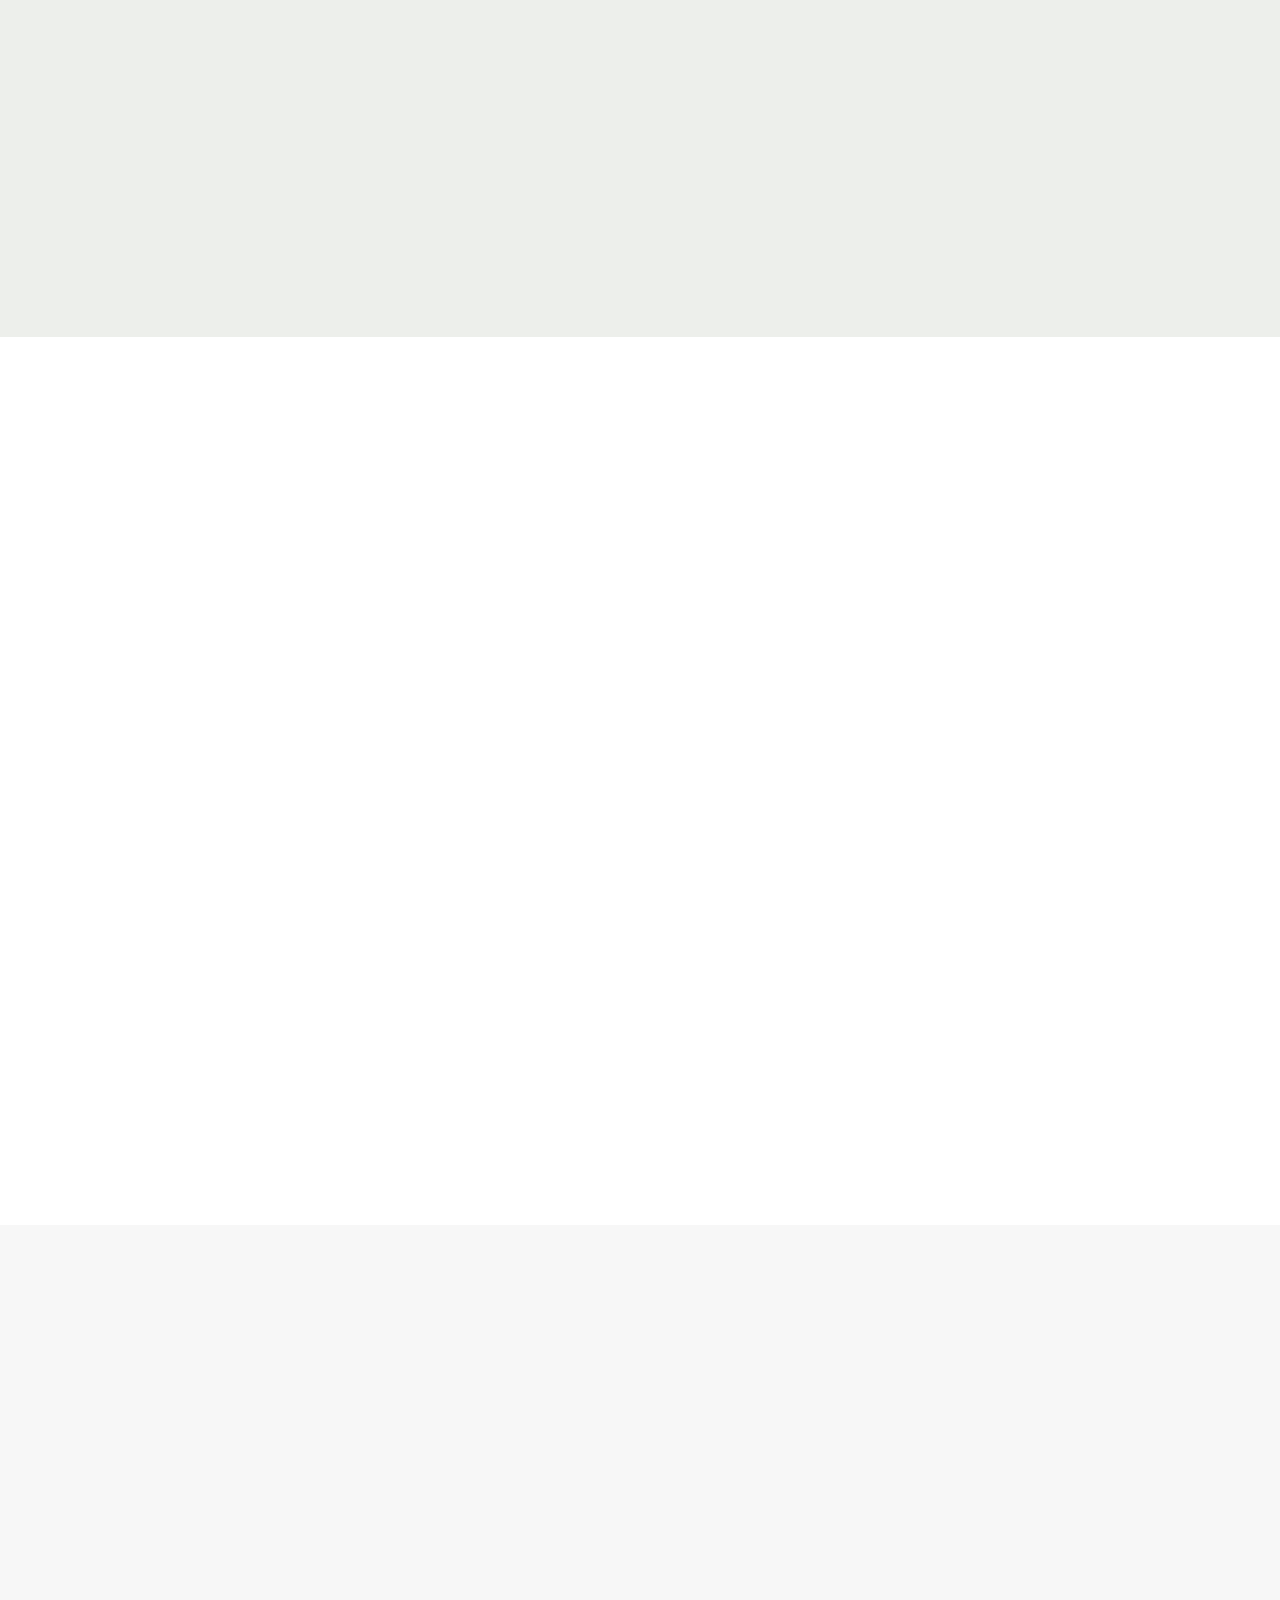
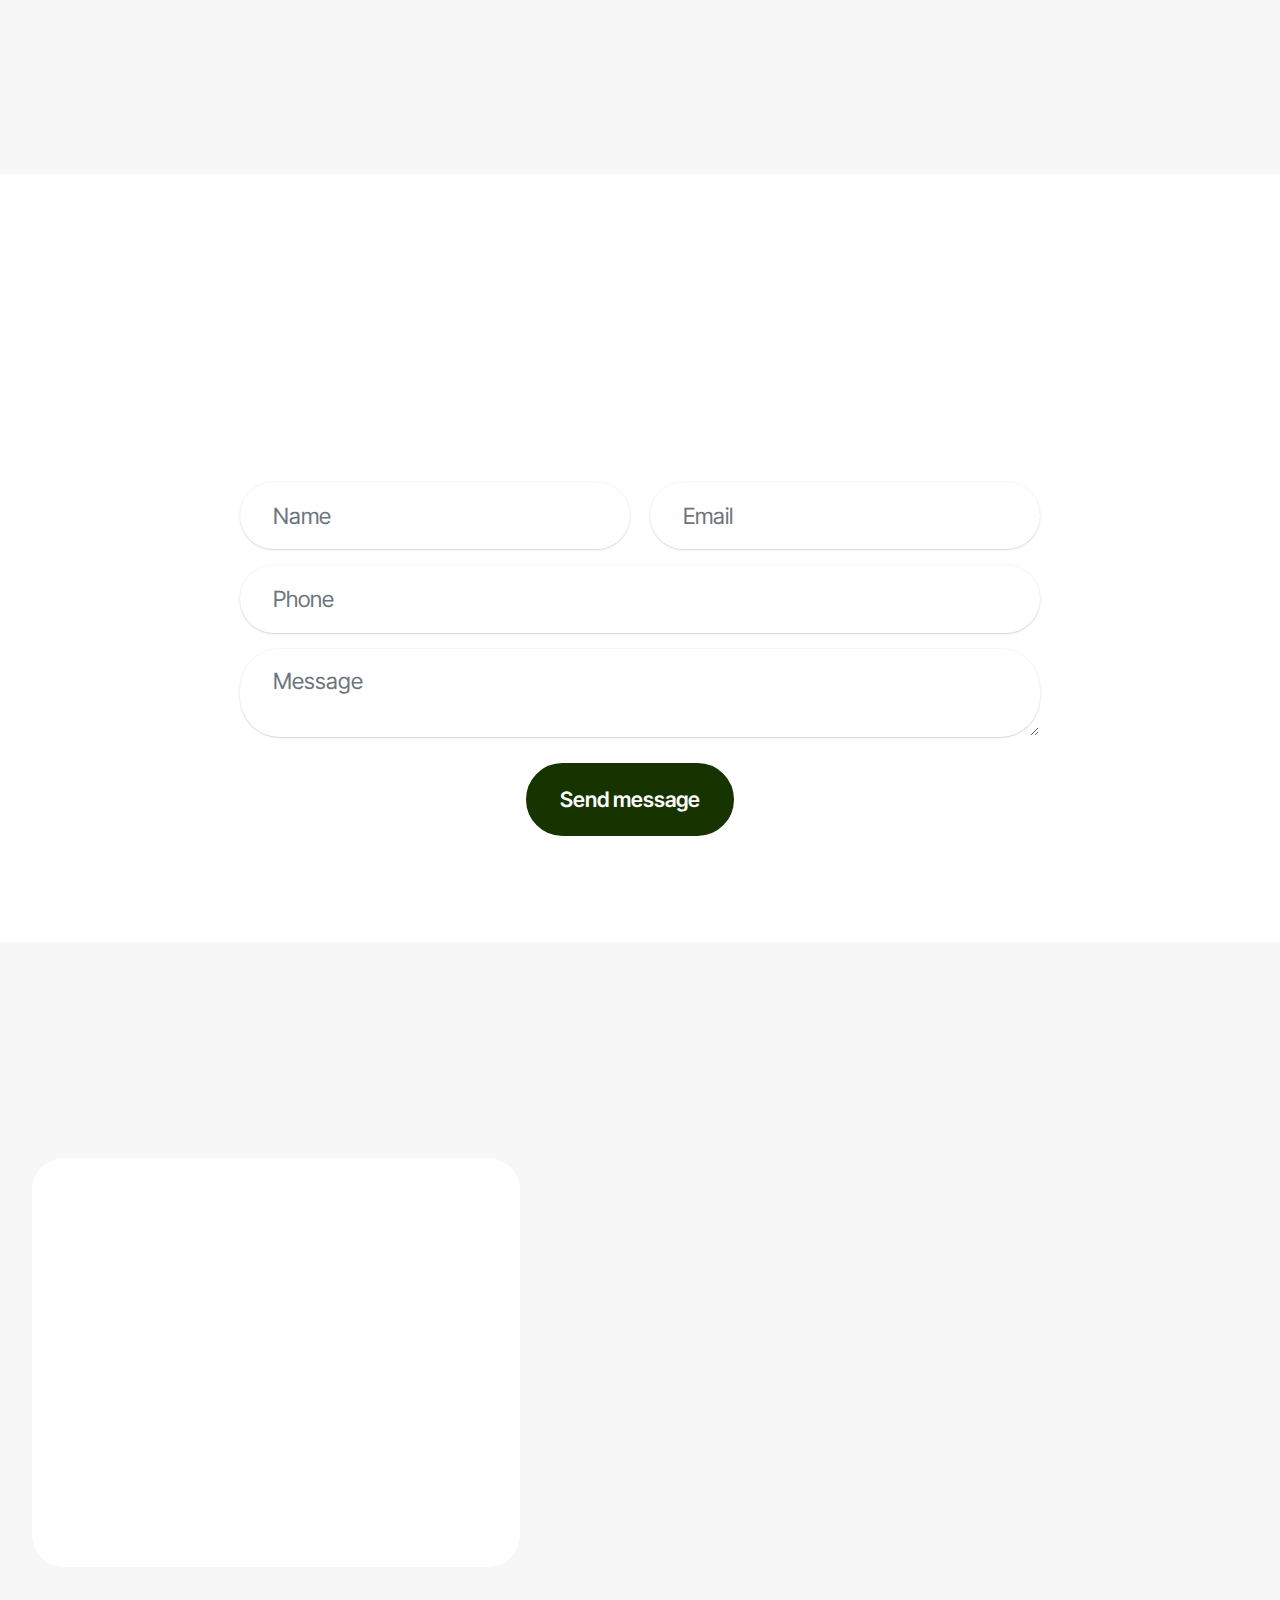
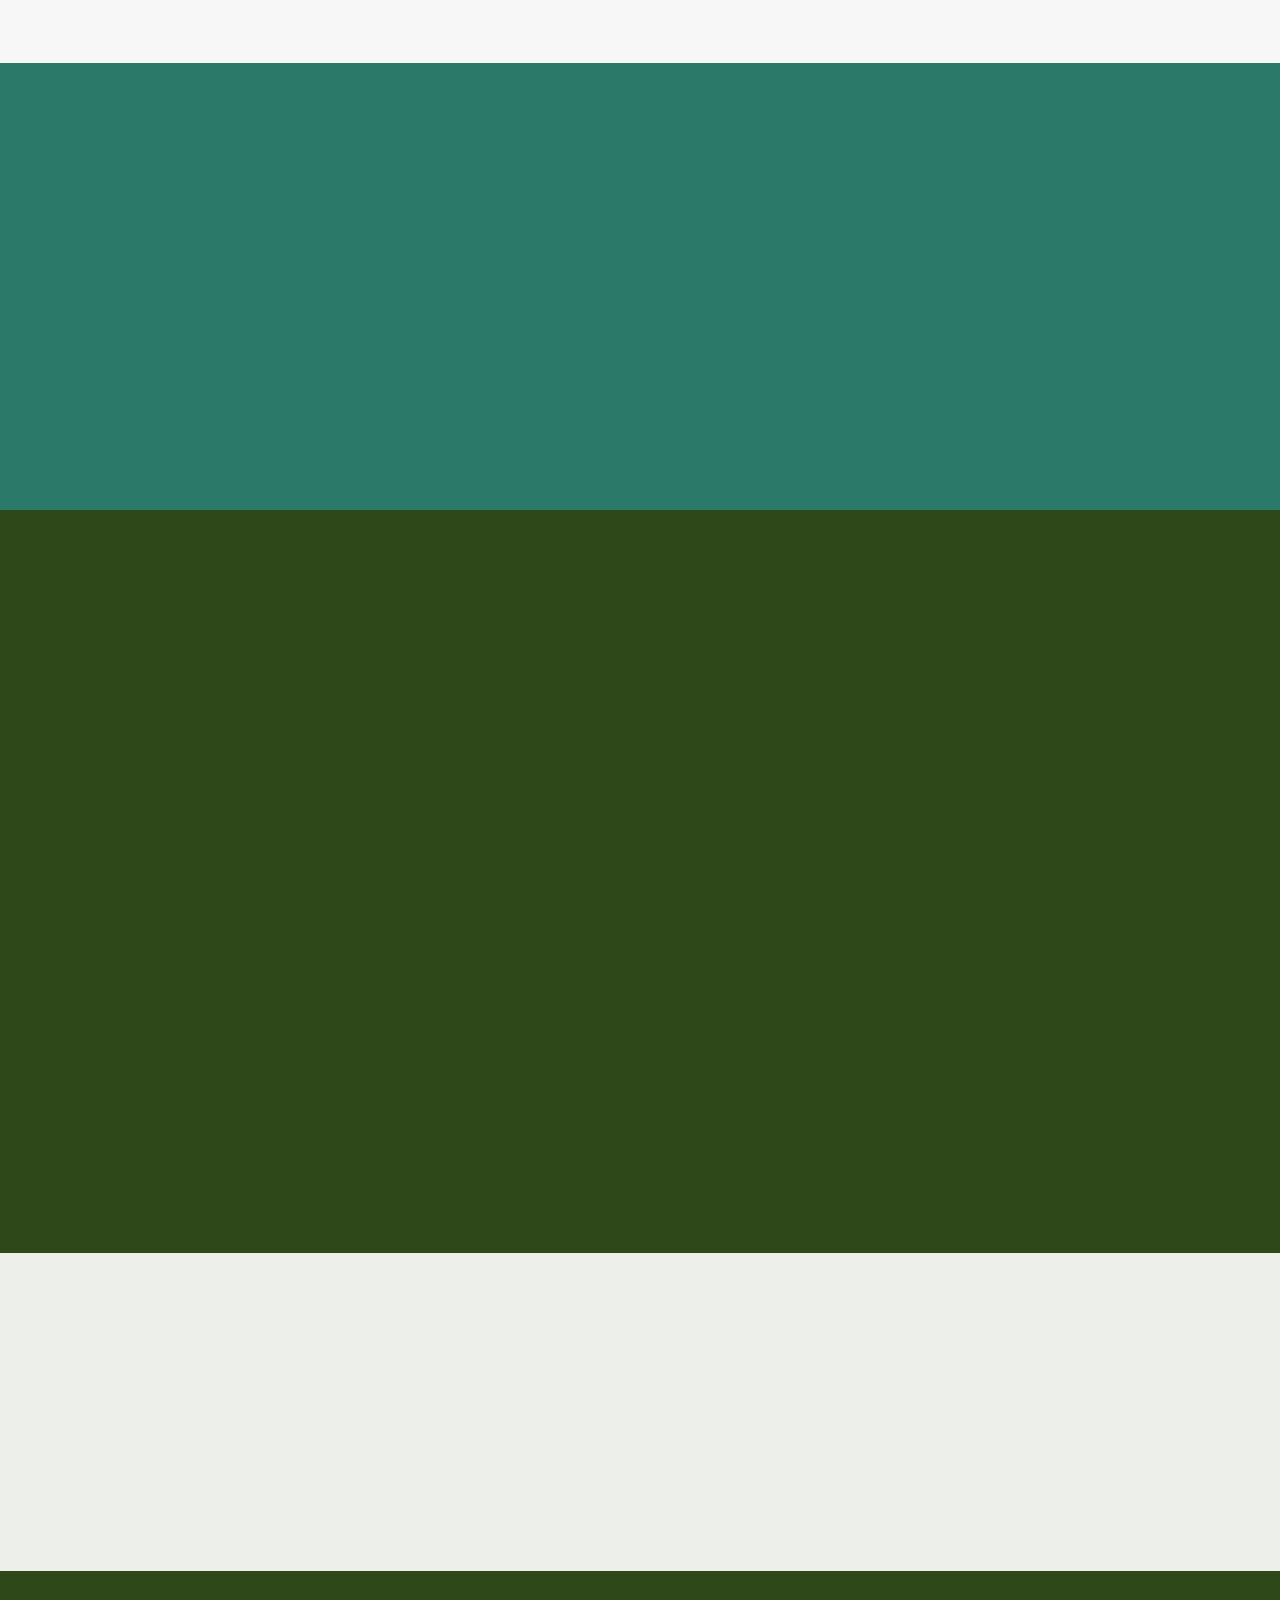
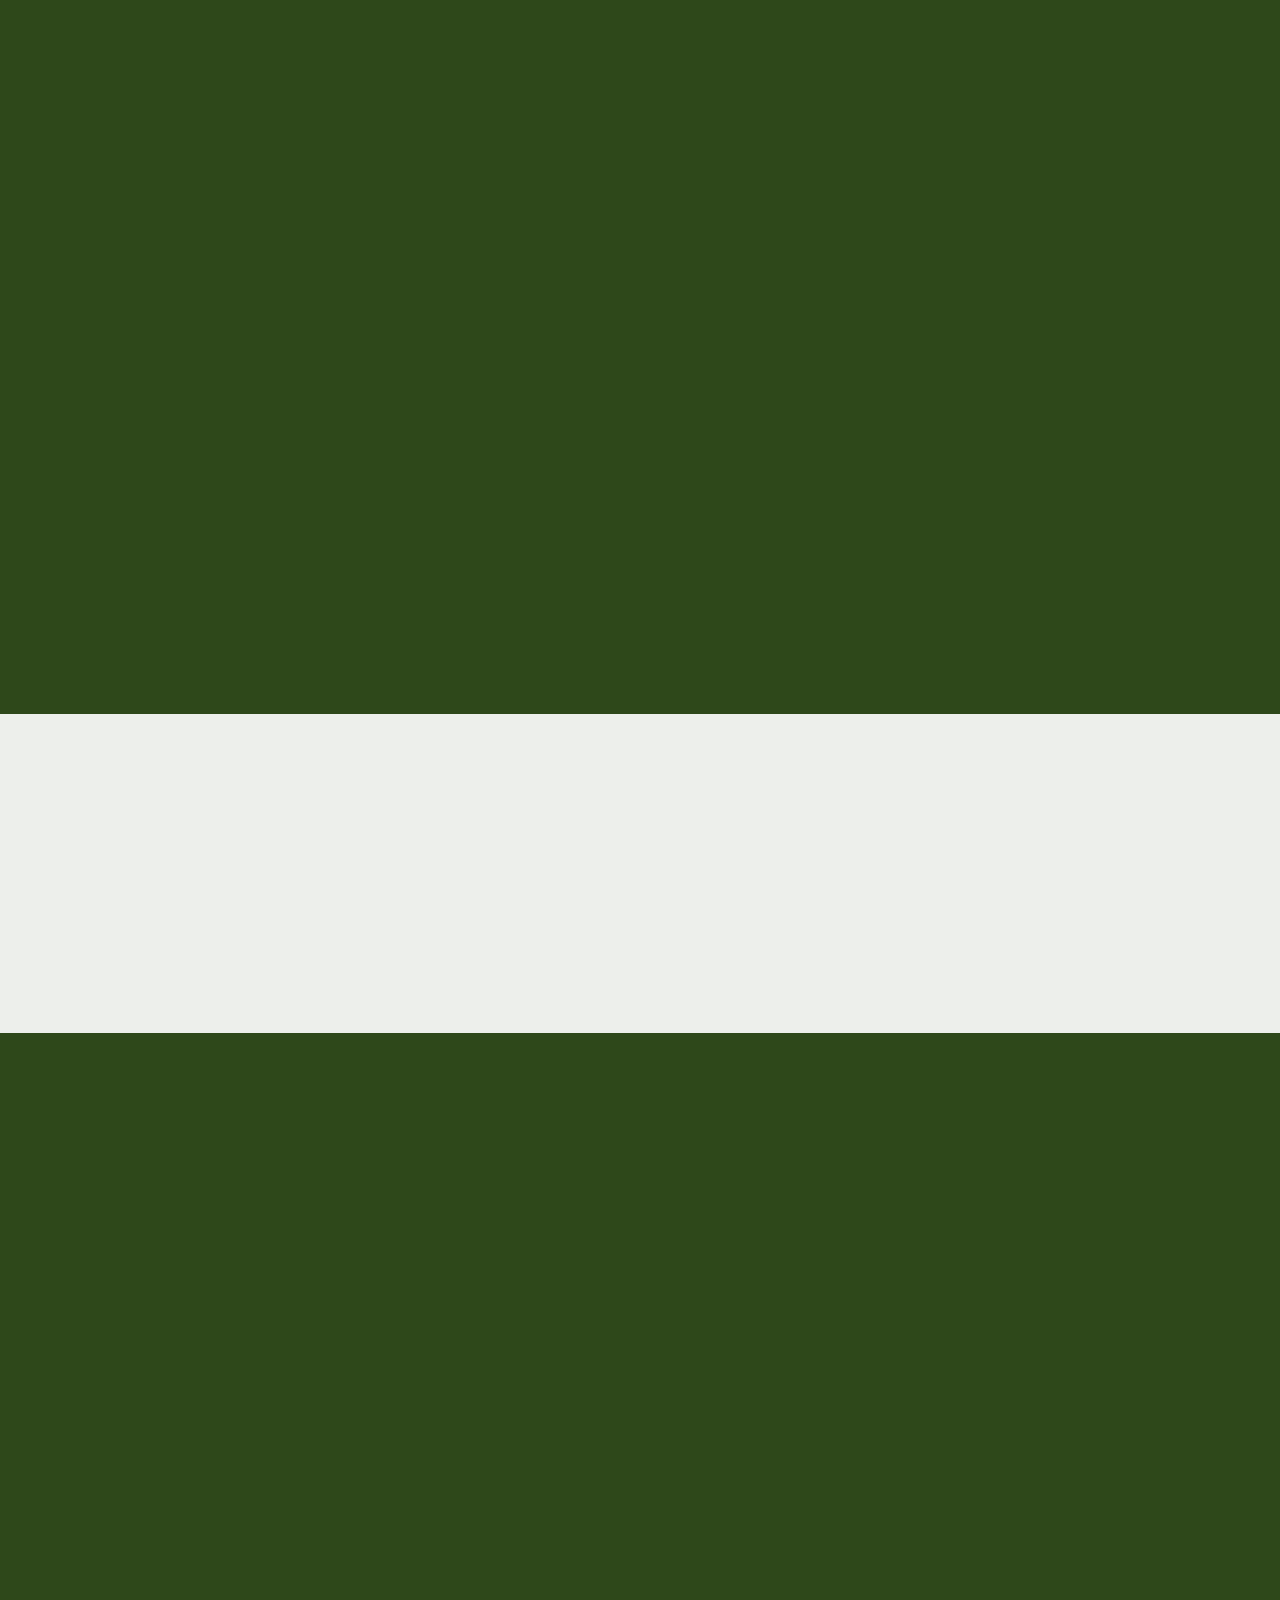
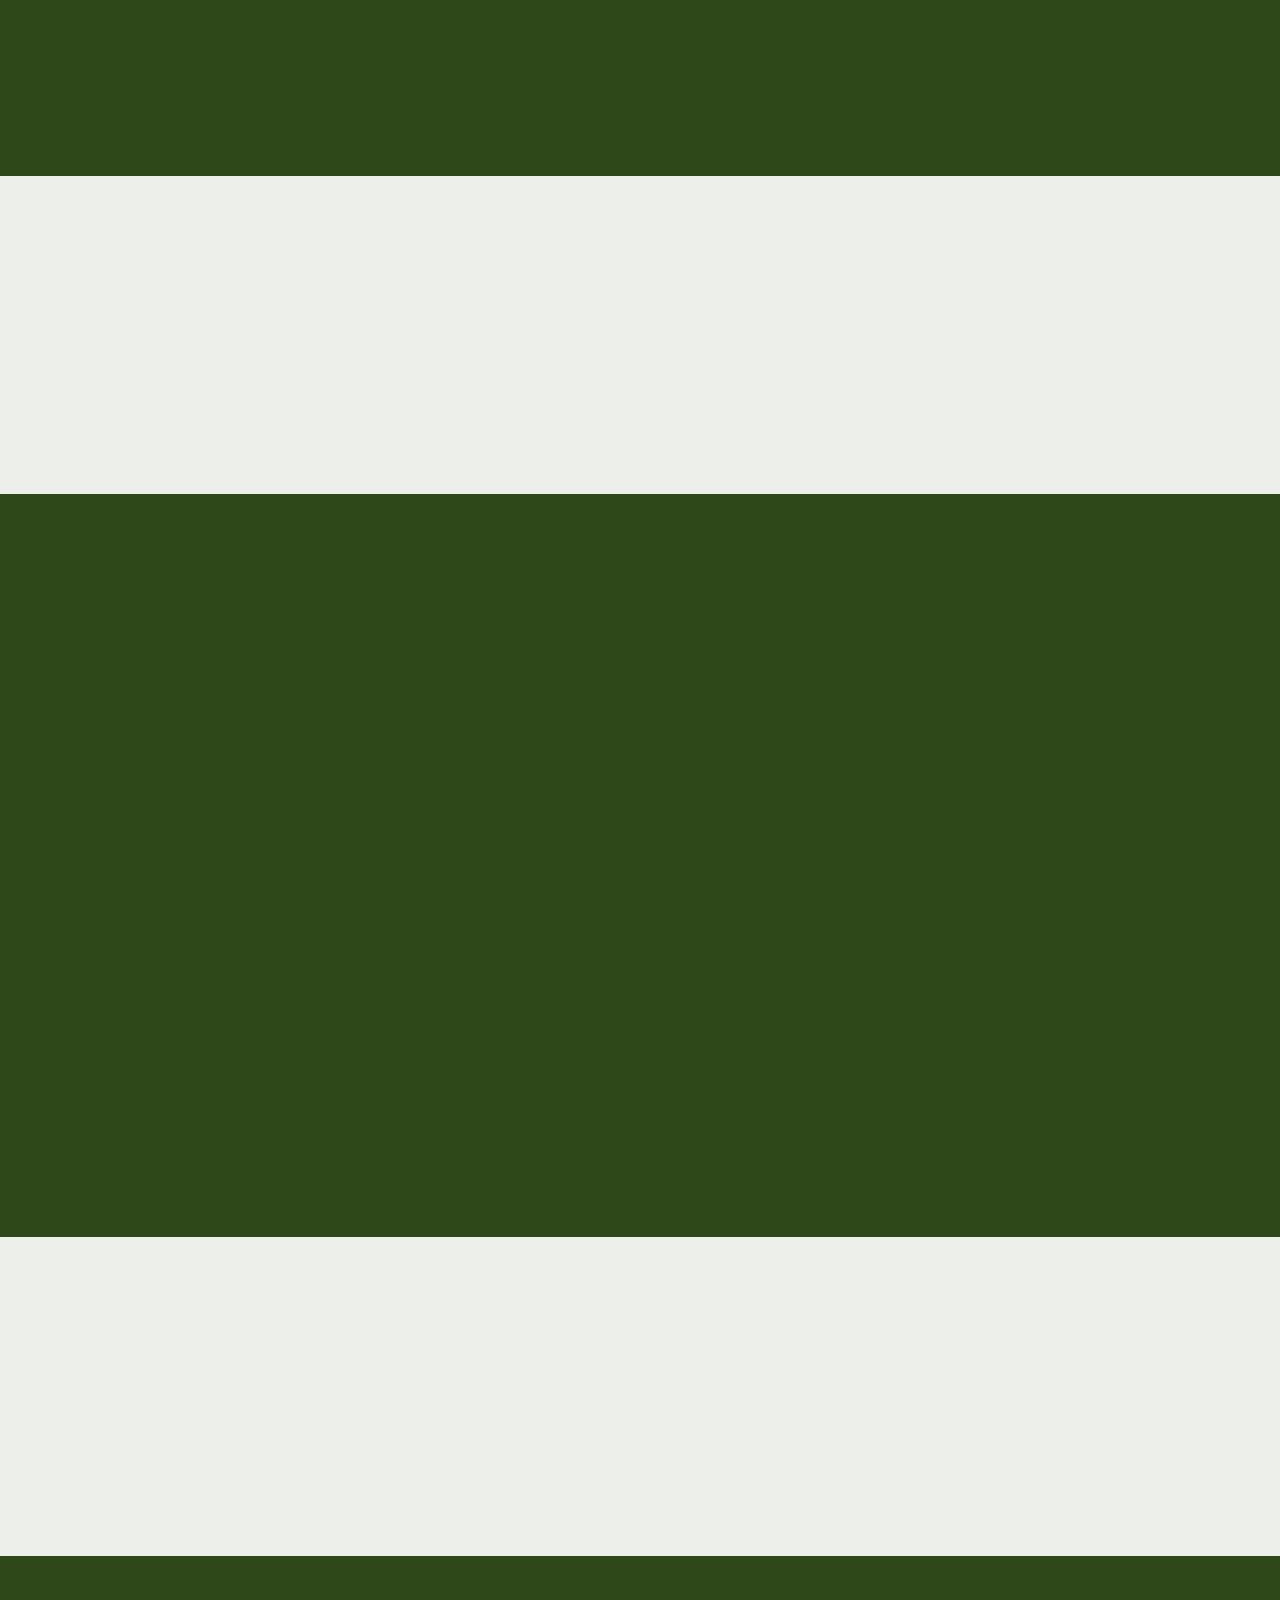
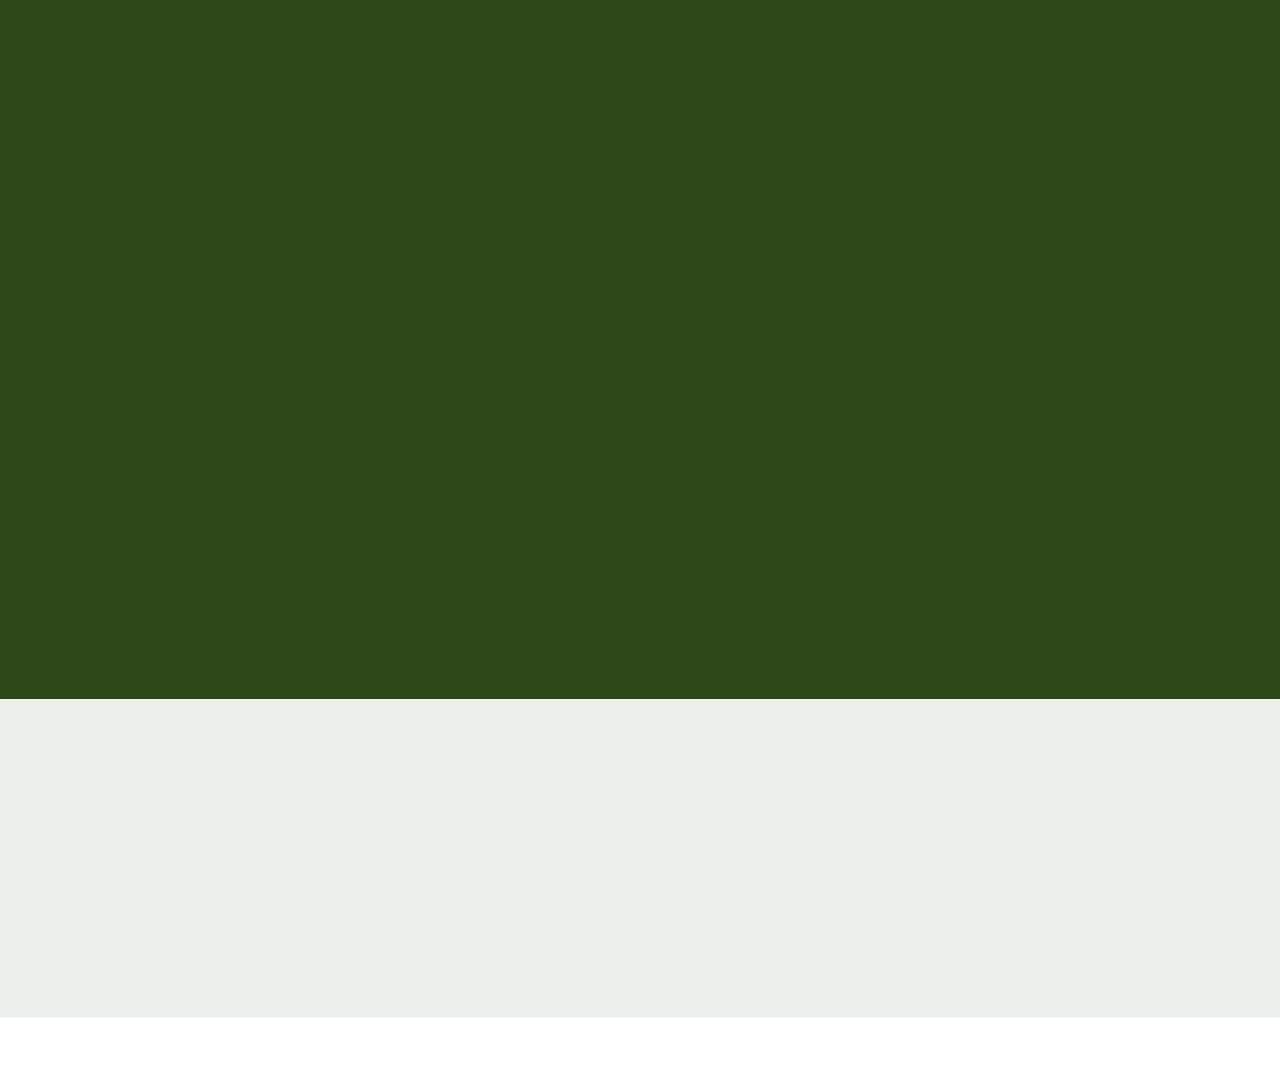
<file: contactus.html>
<!DOCTYPE html>
<html  >
<head>
  <!-- Site made with Mobirise Website Builder v5.9.18, https://mobirise.com -->
  <meta charset="UTF-8">
  <meta http-equiv="X-UA-Compatible" content="IE=edge">
  <meta name="generator" content="Mobirise v5.9.18, mobirise.com">
  <meta name="twitter:card" content="summary_large_image"/>
  <meta name="twitter:image:src" content="assets/images/contactus-meta.jpg">
  <meta property="og:image" content="assets/images/contactus-meta.jpg">
  <meta name="twitter:title" content="Contact Us| Web Design">
  <meta name="viewport" content="width=device-width, initial-scale=1, minimum-scale=1">
  <link rel="shortcut icon" href="assets/images/logo.png" type="image/x-icon">
  <meta name="description" content="">
  
  
  <title>Contact Us| Web Design</title>
  <link rel="stylesheet" href="assets/web/assets/mobirise-icons2/mobirise2.css">
  <link rel="stylesheet" href="assets/bootstrap/css/bootstrap.min.css">
  <link rel="stylesheet" href="assets/bootstrap/css/bootstrap-grid.min.css">
  <link rel="stylesheet" href="assets/bootstrap/css/bootstrap-reboot.min.css">
  <link rel="stylesheet" href="assets/animatecss/animate.css">
  <link rel="stylesheet" href="assets/dropdown/css/style.css">
  <link rel="stylesheet" href="assets/socicon/css/styles.css">
  <link rel="stylesheet" href="assets/theme/css/style.css">
  <link rel="stylesheet" href="assets/gallery/style.css">
  <link rel="preload" href="https://fonts.googleapis.com/css?family=Inter+Tight:100,200,300,400,500,600,700,800,900,100i,200i,300i,400i,500i,600i,700i,800i,900i&display=swap" as="style" onload="this.onload=null;this.rel='stylesheet'">
  <noscript><link rel="stylesheet" href="https://fonts.googleapis.com/css?family=Inter+Tight:100,200,300,400,500,600,700,800,900,100i,200i,300i,400i,500i,600i,700i,800i,900i&display=swap"></noscript>
  <link rel="preload" as="style" href="assets/mobirise/css/mbr-additional.css?v=Sv7Hio"><link rel="stylesheet" href="assets/mobirise/css/mbr-additional.css?v=Sv7Hio" type="text/css">

  
  
  
</head>
<body>
  
  <section data-bs-version="5.1" class="menu menu2 cid-uf4ZFgzTmS" once="menu" id="menu02-2z">
	

	<nav class="navbar navbar-dropdown navbar-fixed-top navbar-expand-lg">
		<div class="container">
			<div class="navbar-brand">
				<span class="navbar-logo">
					<a href="https://mobirise.com">
						<img src="assets/images/logo.png" alt="Mobirise Website Builder" style="height: 3rem;">
					</a>
				</span>
				<span class="navbar-caption-wrap"><a class="navbar-caption text-black text-primary display-4" href="index.html#header05-1">Mobirise</a></span>
			</div>
			<button class="navbar-toggler" type="button" data-toggle="collapse" data-bs-toggle="collapse" data-target="#navbarSupportedContent" data-bs-target="#navbarSupportedContent" aria-controls="navbarNavAltMarkup" aria-expanded="false" aria-label="Toggle navigation">
				<div class="hamburger">
					<span></span>
					<span></span>
					<span></span>
					<span></span>
				</div>
			</button>
			<div class="collapse navbar-collapse" id="navbarSupportedContent">
				<ul class="navbar-nav nav-dropdown" data-app-modern-menu="true"><li class="nav-item">
						<a class="nav-link link text-black text-primary display-4" href="index.html#header01-7">About</a>
					</li>
					<li class="nav-item">
						<a class="nav-link link text-black text-primary display-4" href="ourservice.html" aria-expanded="false">Services</a>
					</li>
					<li class="nav-item">
						<a class="nav-link link text-black text-primary display-4" href="aboutus.html">About Us</a>
					</li><li class="nav-item"><a class="nav-link link text-black text-primary display-4" href="index.html#contacts02-9">Contacts</a></li></ul>
				
				<div class="navbar-buttons mbr-section-btn"><a class="btn btn-primary display-4" href="index.html#form02-6"> Start now</a> <a class="btn btn-primary display-4" href="index.html#form02-6"> Start now</a></div>
			</div>
		</div>
	</nav>
</section>

<section data-bs-version="5.1" class="header5 cid-uf4ZFh7bbb" id="header05-30">
	

	
	
	<div class="topbg"></div>
	<div class="align-center container">
		<div class="row justify-content-center">
			<div class="col-md-12 col-lg-9">
				<h1 class="mbr-section-title mbr-fonts-style mb-4 display-1"><strong>Create amazing websites</strong></h1>
				<p class="mbr-text mbr-fonts-style mb-4 display-7">Click any text to edit or style it. Select text to insert a link.
<br>Click the blue icon at the top right corner (Block Parameters) of the block to hide/show buttons, text, title, and change the block background. Click the red "+" button at the bottom right corner to add a new block. Use the top left menu to create new pages, sites, and add new themes and extensions.</p>
				<div class="mbr-section-btn mt-3"><a class="btn btn-primary display-7" href="index.html#form02-6">Start now</a> <a class="btn btn-primary-outline display-7" href="index.html#gallery02-v">Live demo</a></div>
			</div>
		</div>
		<div class="row mt-5 justify-content-center">
			<div class="col-12 col-lg-12">
				<img src="assets/images/11.jpg" alt="Mobirise Website Builder" title="">
			</div>
		</div>
	</div>
</section>

<section data-bs-version="5.1" class="features4 cid-uf4ZFhjycl" id="features04-31">
	
	
	<div class="container">
		<div class="row justify-content-center">
			<div class="col-12 content-head">
				<div class="mbr-section-head mb-5">
					<h4 class="mbr-section-title mbr-fonts-style align-center mb-0 display-2"><strong>Our Services</strong></h4>
					<h5 class="mbr-section-subtitle mbr-fonts-style align-center mb-0 mt-4 display-7">Hover over pictures to add more cards or rearrange them with the Tools panel. Add multiple cards by selecting multiple images. You can set the number of columns in Block Parameters.</h5>
					
				</div>
			</div>
		</div>
		<div class="row">
			<div class="item features-image col-12 col-md-6 col-lg-4">
				<div class="item-wrapper">
					<div class="item-img">
						<img src="assets/images/gallery03.jpg" alt="Mobirise Website Builder">
					</div>
					<div class="item-content">
						<h5 class="item-title mbr-fonts-style display-5">
							<strong>Marketing</strong>
						</h5>
						
						<p class="mbr-text mbr-fonts-style display-7">
							Service Description. You can show/hide the title, subtitle, text, button in the Block Parameters
						</p>
						<div class="mbr-section-btn item-footer"><a href="" class="btn item-btn btn-primary display-7">Learn more</a></div>
					</div>

				</div>
			</div>
			<div class="item features-image col-12 col-md-6 col-lg-4">
				<div class="item-wrapper">
					<div class="item-img">
						<img src="assets/images/gallery05.jpg" alt="Mobirise Website Builder">
					</div>
					<div class="item-content">
						<h5 class="item-title mbr-fonts-style display-5">
							<strong>Promotion</strong>
						</h5>
						
						<p class="mbr-text mbr-fonts-style display-7">
							Service Description. You can show/hide the title, subtitle, text, button in the Block Parameters
						</p>
						<div class="mbr-section-btn item-footer"><a href="" class="btn item-btn btn-primary display-7">Learn more</a></div>
					</div>
				</div>
			</div>
			<div class="item features-image col-12 col-md-6 col-lg-4">
				<div class="item-wrapper">
					<div class="item-img">
						<img src="assets/images/gallery02.jpg" alt="Mobirise Website Builder">
					</div>
					<div class="item-content">
						<h5 class="item-title mbr-fonts-style display-5">
							<strong>Branding</strong>
						</h5>
						
						<p class="mbr-text mbr-fonts-style display-7">
							Service Description. You can show/hide the title, subtitle, text, button in the Block Parameters<br>
						</p>
						<div class="mbr-section-btn item-footer"><a href="" class="btn item-btn btn-primary display-7">Learn more</a></div>
					</div>
				</div>
			</div>
		</div>
	</div>
</section>

<section data-bs-version="5.1" class="gallery1 mbr-gallery cid-uf4ZFhwdov" id="gallery02-32">
    

    
    

    <div class="container-fluid">
        <div class="row justify-content-center">
            <div class="col-12 content-head">
                <div class="mbr-section-head mb-5">
                    <h3 class="mbr-section-title mbr-fonts-style align-center m-0 display-2"><strong>Gallery with Masonry Grid and Popup Slider</strong></h3>
                    <h4 class="mbr-section-subtitle mbr-fonts-style align-center mb-0 mt-4 display-7">Use images of different sizes in this gallery. Click on the image to change it. Click on the + (Add Items) button to add multiple pictures at once.</h4>
                </div>
            </div>
        </div>
        <div class="row mbr-gallery mbr-masonry" data-masonry="{&quot;percentPosition&quot;: true }">
            <div class="col-12 col-md-6 col-lg-3 item gallery-image">
                <div class="item-wrapper" data-toggle="modal" data-bs-toggle="modal" data-target="#uf5hVxNsP9-modal" data-bs-target="#uf5hVxNsP9-modal">
                    <img class="w-100" src="assets/images/gallery03.jpg" alt="Mobirise Website Builder" data-slide-to="0" data-bs-slide-to="0" data-target="#lb-uf5hVxNsP9" data-bs-target="#lb-uf5hVxNsP9">
                    <div class="icon-wrapper">
                        <span class="mobi-mbri mobi-mbri-search mbr-iconfont mbr-iconfont-btn"></span>
                    </div>
                </div>
                
            </div>
            <div class="col-12 col-md-6 col-lg-3 item gallery-image">
                <div class="item-wrapper" data-toggle="modal" data-bs-toggle="modal" data-target="#uf5hVxNsP9-modal" data-bs-target="#uf5hVxNsP9-modal">
                    <img class="w-100" src="assets/images/gallery13.jpg" alt="Mobirise Website Builder" data-slide-to="1" data-bs-slide-to="1" data-target="#lb-uf5hVxNsP9" data-bs-target="#lb-uf5hVxNsP9">
                    <div class="icon-wrapper">
                        <span class="mobi-mbri mobi-mbri-search mbr-iconfont mbr-iconfont-btn"></span>
                    </div>
                </div>
                
            </div>
            <div class="col-12 col-md-6 col-lg-3 item gallery-image">
                <div class="item-wrapper" data-toggle="modal" data-bs-toggle="modal" data-target="#uf5hVxNsP9-modal" data-bs-target="#uf5hVxNsP9-modal">
                    <img class="w-100" src="assets/images/gallery10.jpg" alt="Mobirise Website Builder" data-slide-to="2" data-bs-slide-to="2" data-target="#lb-uf5hVxNsP9" data-bs-target="#lb-uf5hVxNsP9">
                    <div class="icon-wrapper">
                        <span class="mobi-mbri mobi-mbri-search mbr-iconfont mbr-iconfont-btn"></span>
                    </div>
                </div>
                
            </div>
            <div class="col-12 col-md-6 col-lg-3 item gallery-image">
                <div class="item-wrapper" data-toggle="modal" data-bs-toggle="modal" data-target="#uf5hVxNsP9-modal" data-bs-target="#uf5hVxNsP9-modal">
                    <img class="w-100" src="assets/images/gallery08.jpg" alt="Mobirise Website Builder" data-slide-to="3" data-bs-slide-to="3" data-target="#lb-uf5hVxNsP9" data-bs-target="#lb-uf5hVxNsP9">
                    <div class="icon-wrapper">
                        <span class="mobi-mbri mobi-mbri-search mbr-iconfont mbr-iconfont-btn"></span>
                    </div>
                </div>
                
            </div>
            <div class="col-12 col-md-6 col-lg-3 item gallery-image">
                <div class="item-wrapper" data-toggle="modal" data-bs-toggle="modal" data-target="#uf5hVxNsP9-modal" data-bs-target="#uf5hVxNsP9-modal">
                    <img class="w-100" src="assets/images/gallery06.jpg" alt="Mobirise Website Builder" data-slide-to="4" data-bs-slide-to="4" data-target="#lb-uf5hVxNsP9" data-bs-target="#lb-uf5hVxNsP9">
                    <div class="icon-wrapper">
                        <span class="mobi-mbri mobi-mbri-search mbr-iconfont mbr-iconfont-btn"></span>
                    </div>
                </div>
                
            </div>
            <div class="col-12 col-md-6 col-lg-3 item gallery-image">
                <div class="item-wrapper" data-toggle="modal" data-bs-toggle="modal" data-target="#uf5hVxNsP9-modal" data-bs-target="#uf5hVxNsP9-modal">
                    <img class="w-100" src="assets/images/gallery02.jpg" alt="Mobirise Website Builder" data-slide-to="5" data-bs-slide-to="5" data-target="#lb-uf5hVxNsP9" data-bs-target="#lb-uf5hVxNsP9">
                    <div class="icon-wrapper">
                        <span class="mobi-mbri mobi-mbri-search mbr-iconfont mbr-iconfont-btn"></span>
                    </div>
                </div>
                
            </div>
            <div class="col-12 col-md-6 col-lg-3 item gallery-image">
                <div class="item-wrapper" data-toggle="modal" data-bs-toggle="modal" data-target="#uf5hVxNsP9-modal" data-bs-target="#uf5hVxNsP9-modal">
                    <img class="w-100" src="assets/images/gallery01.jpg" alt="Mobirise Website Builder" data-slide-to="6" data-bs-slide-to="6" data-target="#lb-uf5hVxNsP9" data-bs-target="#lb-uf5hVxNsP9">
                    <div class="icon-wrapper">
                        <span class="mobi-mbri mobi-mbri-search mbr-iconfont mbr-iconfont-btn"></span>
                    </div>
                </div>
                
            </div>
        </div>

        <div class="modal mbr-slider" tabindex="-1" role="dialog" aria-hidden="true" id="uf5hVxNsP9-modal">
            <div class="modal-dialog" role="document">
                <div class="modal-content">
                    <div class="modal-body">
                        <div class="carousel slide" id="lb-uf5hVxNsP9" data-interval="5000" data-bs-interval="5000">
                            <div class="carousel-inner">
                                <div class="carousel-item active">
                                    <img class="d-block w-100" src="assets/images/gallery03.jpg" alt="Mobirise Website Builder">
                                </div>
                                <div class="carousel-item">
                                    <img class="d-block w-100" src="assets/images/gallery13.jpg" alt="Mobirise Website Builder">
                                </div>
                                <div class="carousel-item">
                                    <img class="d-block w-100" src="assets/images/gallery10.jpg" alt="Mobirise Website Builder">
                                </div>
                                <div class="carousel-item">
                                    <img class="d-block w-100" src="assets/images/gallery08.jpg" alt="Mobirise Website Builder">
                                </div>
                                <div class="carousel-item">
                                    <img class="d-block w-100" src="assets/images/gallery06.jpg" alt="Mobirise Website Builder">
                                </div>
                                <div class="carousel-item">
                                    <img class="d-block w-100" src="assets/images/gallery02.jpg" alt="Mobirise Website Builder">
                                </div>
                                <div class="carousel-item">
                                    <img class="d-block w-100" src="assets/images/gallery01.jpg" alt="Mobirise Website Builder">
                                </div>
                            </div>
                            <ol class="carousel-indicators">
                                <li data-slide-to="0" data-bs-slide-to="0" class="active" data-target="#lb-uf5hVxNsP9" data-bs-target="#lb-uf5hVxNsP9"></li>
                                <li data-slide-to="1" data-bs-slide-to="1" data-target="#lb-uf5hVxNsP9" data-bs-target="#lb-uf5hVxNsP9"></li>
                                <li data-slide-to="2" data-bs-slide-to="2" data-target="#lb-uf5hVxNsP9" data-bs-target="#lb-uf5hVxNsP9"></li>
                                <li data-slide-to="3" data-bs-slide-to="3" data-target="#lb-uf5hVxNsP9" data-bs-target="#lb-uf5hVxNsP9"></li>
                                <li data-slide-to="4" data-bs-slide-to="4" data-target="#lb-uf5hVxNsP9" data-bs-target="#lb-uf5hVxNsP9"></li>
                                <li data-slide-to="5" data-bs-slide-to="5" data-target="#lb-uf5hVxNsP9" data-bs-target="#lb-uf5hVxNsP9"></li>
                                <li data-slide-to="6" data-bs-slide-to="6" data-target="#lb-uf5hVxNsP9" data-bs-target="#lb-uf5hVxNsP9"></li>
                            </ol>
                            <a role="button" href="" class="close" data-dismiss="modal" data-bs-dismiss="modal" aria-label="Close">
                            </a>
                            <a class="carousel-control-prev carousel-control" role="button" data-slide="prev" data-bs-slide="prev" href="#lb-uf5hVxNsP9">
                                <span class="mobi-mbri mobi-mbri-arrow-prev" aria-hidden="true"></span>
                                <span class="sr-only visually-hidden">Previous</span>
                            </a>
                            <a class="carousel-control-next carousel-control" role="button" data-slide="next" data-bs-slide="next" href="#lb-uf5hVxNsP9">
                                <span class="mobi-mbri mobi-mbri-arrow-next" aria-hidden="true"></span>
                                <span class="sr-only visually-hidden">Next</span>
                            </a>
                        </div>
                    </div>
                </div>
            </div>
        </div>
    </div>
</section>

<section data-bs-version="5.1" class="header09 cid-uf4ZFi36pL" id="header09-33">
	
	
	<div class="container">
		<div class="row">
			<div class="content-wrap col-12 col-md-8">
				<h1 class="mbr-section-title mbr-fonts-style mbr-white mb-4 display-1"><strong>Unlock boundless possibilities</strong></h1>
				
				<p class="mbr-fonts-style mbr-text mbr-white mb-4 display-7">
					Mobirise Free Website Maker is perfect for non-techies and great for pro-coders for fast prototyping and small customers' projects.
				</p>
				<div class="mbr-section-btn"><a class="btn btn-white-outline display-7" href="https://mobiri.se">Learn more</a></div>
			</div>
		</div>
	</div>
</section>

<section data-bs-version="5.1" class="header7 cid-uf4ZFiedv3" id="header07-34">
  

  
  
  
  <div class="align-center container">
    <div class="row justify-content-center">
      <div class="col-md-12 col-lg-9 mb-5">
        <h1 class="mbr-section-title mbr-fonts-style display-1"><strong>Block with video</strong>
        </h1>
        <p class="mbr-text mbr-fonts-style mt-4 display-7">
          Click on the media content to replace it. In some blocks, you can change media content via Block Parameters.
        </p>
        
      </div>
    </div>

    <div class="row justify-content-center">
      <div class="mbr-figure col-12 col-md-12"><iframe class="mbr-embedded-video" src="https://www.youtube.com/embed/sGpPgQeEyOc?rel=0&amp;amp;mute=1&amp;showinfo=0&amp;autoplay=1&amp;loop=1&amp;playlist=sGpPgQeEyOc" width="1280" height="720" frameborder="0" allowfullscreen></iframe></div>
    </div>
  </div>
</section>

<section data-bs-version="5.1" class="header1 cid-uf4ZFioYLI" id="header01-35">
	

	
	

	<div class="container">
		<div class="row justify-content-center">
			<div class="col-12 col-md-12 col-lg-7 image-wrapper">
				<img class="w-100" src="assets/images/gallery01.jpg" alt="Mobirise Website Builder">
			</div>
			<div class="col-12 col-lg col-md-12">
				<div class="text-wrapper align-left">
					<h1 class="mbr-section-title mbr-fonts-style mb-4 display-2"><strong>About us</strong></h1>
					<p class="mbr-text mbr-fonts-style mb-4 display-7">
						Most blocks can be used with various types of backgrounds: color, pictures, or videos. It can be set in Block Parameters.&nbsp;You can show/hide the title, subtitle, text, button in the Block Parameters (blue gear icon at the top right corner of the block).&nbsp;</p>
					<div class="mbr-section-btn mt-3"><a class="btn btn-primary display-7" href="https://mobiri.se">Start now</a></div>
				</div>
			</div>
		</div>
	</div>
</section>

<section data-bs-version="5.1" class="features15 cid-uf4ZFivQXI" id="features015-36">
	

	
	
	<div class="container">
		<div class="mbr-section-head mb-5">
			<h4 class="mbr-section-title mbr-fonts-style align-center mb-0 display-2">
			  <strong>Why us?</strong></h4>
			
		  </div>
		<div class="row justify-content-center">
			<div class="item features-without-image col-12 col-lg-4">
				<div class="item-wrapper">
					<div class="img-wrapper">
						<img src="assets/images/shop1.jpg" alt="Mobirise Website Builder">
					</div>
					<div class="card-box">
						<h4 class="card-title mbr-fonts-style mb-3 display-5">
							<strong>Free</strong></h4>
						<h5 class="card-text mbr-fonts-style display-7">
							Mobirise is a free website builder. Mobirise is a free website builder. Mobirise is a free website builder.</h5>
					</div>
				</div>
			</div>
			<div class="item features-without-image col-12 col-lg-4">
				<div class="item-wrapper">
					<div class="img-wrapper">
						<img src="assets/images/shop2.jpg" alt="Mobirise Website Builder">
					</div>
					<div class="card-box">
						<h4 class="card-title mbr-fonts-style mb-3 display-5">
							<strong>Easy</strong></h4>
						<h5 class="card-text mbr-fonts-style display-7">
							Create landing pages with ease. Create landing pages with ease. Create landing pages with ease.<br><br></h5>
					</div>
				</div>
			</div>
			<div class="item features-without-image col-12 col-lg-4">
				<div class="item-wrapper">
					<div class="img-wrapper">
						<img src="assets/images/shop3.jpg" alt="Mobirise Website Builder">
					</div>
					<div class="card-box">
						<h4 class="card-title mbr-fonts-style mb-3 display-5">
							<strong>Beautiful</strong></h4>
						<h5 class="card-text mbr-fonts-style display-7">
							Build a website with Mobirise. Build a web page with Mobirise. Create a website with Mobirise.</h5>
					</div>
				</div>
			</div>
		</div>
	</div>
</section>

<section data-bs-version="5.1" class="form5 cid-uf4ZFiEW0a" id="form02-37">
    
    
    <div class="container">
        <div class="mbr-section-head mb-5">
            <h3 class="mbr-section-title mbr-fonts-style align-center mb-0 display-2">
                <strong>Contact Form</strong></h3>
            <h4 class="mbr-section-subtitle mbr-fonts-style align-center mb-0 mt-4 display-7">To change your notification email, click on any form field below.
<div>The number of submissions is limited to 10 per day without the Form Builder.</div></h4>
        </div>
        <div class="row justify-content-center mt-4">
            <div class="col-lg-8 mx-auto mbr-form" data-form-type="formoid">
                <form action="https://mobirise.eu/" method="POST" class="mbr-form form-with-styler" data-form-title="Form Name"><input type="hidden" name="email" data-form-email="true" value="FV4vyW6JKV7UtkTI0dO0yVJ2TVOyOJr8KaKEVWF1yjrcZ04E4PCKmSQWg+ecM616htukDJ+brFux/7PnuRTyajtiq2RQgsXjLXPdRySgH8wRNhebRn0Nq9EpG6t84ADZ">
                    <div class="row">
                        <div hidden="hidden" data-form-alert="" class="alert alert-success col-12">Thanks for filling out the form!</div>
                        <div hidden="hidden" data-form-alert-danger="" class="alert alert-danger col-12">
                            Oops...! some problem!
                        </div>
                    </div>
                    <div class="dragArea row">
                        <div class="col-md col-sm-12 form-group mb-3" data-for="name">
                            <input type="text" name="name" placeholder="Name" data-form-field="name" class="form-control" value="" id="name-form02-37">
                        </div>
                        <div class="col-md col-sm-12 form-group mb-3" data-for="email">
                            <input type="email" name="email" placeholder="Email" data-form-field="email" class="form-control" value="" id="email-form02-37">
                        </div>
                        <div class="col-12 form-group mb-3" data-for="phone">
                            <input type="tel" name="phone" placeholder="Phone" data-form-field="phone" class="form-control" value="" id="phone-form02-37">
                        </div>
                        <div class="col-12 form-group mb-3" data-for="textarea">
                            <textarea name="textarea" placeholder="Message" data-form-field="textarea" class="form-control" id="textarea-form02-37"></textarea>
                        </div>
                        <div class="col-lg-12 col-md-12 col-sm-12 align-center mbr-section-btn">
                            <button type="submit" class="btn btn-primary display-7">Send message</button>
                        </div>
                    </div>
                </form>
            </div>
        </div>
    </div>
</section>

<section data-bs-version="5.1" class="contacts2 map1 cid-uf4ZFiOZrz" id="contacts02-38">

    

    
    <div class="container">
        <div class="mbr-section-head mb-5">
            <h3 class="mbr-section-title mbr-fonts-style align-center mb-0 display-2">
                <strong>Contacts</strong>
            </h3>
            
        </div>
        <div class="row justify-content-center mt-4">
            <div class="card col-12 col-md-5">
                <div class="card-wrapper">
                    <div class="text-wrapper">
                        <h5 class="cardTitle mbr-fonts-style mb-2 display-5">
                        <strong>Get in touch</strong></h5>
                    <ul class="list mbr-fonts-style display-7">
                        <li class="mbr-text item-wrap"><span style="font-size: 1.4rem;">Phone: </span><a href="tel:+12345678910" class="text-primary" style="font-size: 1.4rem;">0 (800) 123 45 67</a><br></li>
                        <li class="mbr-text item-wrap">WhatsApp: <a href="https://wa.me/12345678910" class="text-primary">0 (800) 123 45 67</a></li>
                        <li class="mbr-text item-wrap">Email: <a href="mailto:info@site.com" class="text-primary">info@site.com</a></li><li class="mbr-text item-wrap"><br></li>
                        <li class="mbr-text item-wrap">Address: </li><li class="mbr-text item-wrap">350 5th Ave, New York, NY 10118</li><li class="mbr-text item-wrap"><span style="font-size: 1.4rem;">Working hours:</span><br></li><li class="mbr-text item-wrap">9:00AM - 6:00PM</li>
                    </ul>
                    </div>
                </div>
            </div>
            <div class="map-wrapper col-12 col-md-7">
                <div class="google-map"><iframe frameborder="0" style="border:0" src="https://www.google.com/maps/embed?pb=!1m14!1m8!1m3!1d6045.3003145248895!2d-73.9884657!3d40.7477229!3m2!1i1024!2i768!4f13.1!3m3!1m2!1s0x89c259a9ac1f1b85%3A0x7e33d1c0e7af3be4!2zMzUwIDV0aCBBdmUsIE5ldyBZb3JrLCBOWSAxMDExOCwg0KHQqNCQ!5e0!3m2!1sru!2sru!4v1689597362021!5m2!1sen!2sen" allowfullscreen=""></iframe></div>
            </div>
        </div>
    </div>
</section>

<section data-bs-version="5.1" class="footer1 programm5 cid-uf4ZFiZnjt" once="footers" id="footer03-39">

        

    

    <div class="container">
        <div class="row">

            <div class="row-links mb-4">
                <ul class="header-menu">
                  
                  
                  
                  
                <li class="header-menu-item mbr-fonts-style display-5"><a href="index.html#header01-7" class="text-danger">About</a></li><li class="header-menu-item mbr-fonts-style display-5"><a href="index.html#features04-w" class="text-danger text-primary">Services</a></li><li class="header-menu-item mbr-fonts-style display-5"><a href="index.html#contacts02-9" class="text-danger">Contacts</a></li><li class="header-menu-item mbr-fonts-style display-5"><a href="index.html#gallery02-v" class="text-danger text-primary">Works</a></li></ul>
              </div>

            <div class="col-12">
                <div class="social-row">
                    <div class="soc-item">
                        <a href="https://mobiri.se/" target="_blank">
                            <span class="mbr-iconfont socicon socicon-facebook display-7"></span>
                        </a>
                    </div>
                    <div class="soc-item">
                        <a href="https://mobiri.se/" target="_blank">
                            <span class="mbr-iconfont socicon-twitter socicon"></span>
                        </a>
                    </div>
                    <div class="soc-item">
                        <a href="https://mobiri.se/" target="_blank">
                            <span class="mbr-iconfont socicon-instagram socicon"></span>
                        </a>
                    </div>
                    <div class="soc-item">
                        <a href="https://mobiri.se/" target="_blank">
                            <span class="mbr-iconfont socicon-tiktok socicon"></span>
                        </a>
                    </div>
                    <div class="soc-item">
                        <a href="https://mobiri.se/" target="_blank">
                            <span class="mbr-iconfont socicon-youtube socicon"></span>
                        </a>
                    </div>
                </div>
            </div>
            <div class="col-12 mt-5">
                <p class="mbr-fonts-style copyright display-7">
                    © Copyright 2030 Mobirise - All Rights Reserved
                </p>
            </div>
        </div>
    </div>
</section>

<section data-bs-version="5.1" class="header5 cid-uf4ZFjyE9m" id="header05-3a">
	

	
	
	<div class="topbg"></div>
	<div class="align-center container-fluid">
		<div class="row justify-content-center">
			<div class="col-md-12 content-head">
				<h1 class="mbr-section-title mbr-fonts-style mb-4 display-2">
					<strong>Intro with image</strong>
				</h1>
				<p class="mbr-text mbr-fonts-style mb-4 display-7">
					Intro with a picture at the bottom. Great for pro-coders for fast prototyping and small customers'
					projects.
				</p>
				<div class="mbr-section-btn mt-3">
					<a class="btn btn-primary display-7" href="https://mobiri.se">Start now</a>
				</div>
			</div>
		</div>
		<div class="row mt-5 justify-content-center">
			<div class="col-12 col-lg-8">
				<img src="assets/images/6.jpg" alt="Mobirise Website Builder" title="">
			</div>
		</div>
	</div>
</section>

<section data-bs-version="5.1" class="header5 cid-uf4ZFkjtq2" id="header05-3b">
	

	
	
	<div class="topbg"></div>
	<div class="align-center container-fluid">
		<div class="row justify-content-center">
			<div class="col-md-12 content-head">
				<h1 class="mbr-section-title mbr-fonts-style mb-4 display-2">
					<strong>Intro with image</strong>
				</h1>
				<p class="mbr-text mbr-fonts-style mb-4 display-7">
					Intro with a picture at the bottom. Great for pro-coders for fast prototyping and small customers'
					projects.
				</p>
				<div class="mbr-section-btn mt-3">
					<a class="btn btn-primary display-7" href="https://mobiri.se">Start now</a>
				</div>
			</div>
		</div>
		<div class="row mt-5 justify-content-center">
			<div class="col-12 col-lg-8">
				<img src="assets/images/6.jpg" alt="Mobirise Website Builder" title="">
			</div>
		</div>
	</div>
</section>

<section data-bs-version="5.1" class="header5 cid-uf4ZFkGHJz" id="header05-3c">
	

	
	
	<div class="topbg"></div>
	<div class="align-center container-fluid">
		<div class="row justify-content-center">
			<div class="col-md-12 content-head">
				<h1 class="mbr-section-title mbr-fonts-style mb-4 display-2">
					<strong>Intro with image</strong>
				</h1>
				<p class="mbr-text mbr-fonts-style mb-4 display-7">
					Intro with a picture at the bottom. Great for pro-coders for fast prototyping and small customers'
					projects.
				</p>
				<div class="mbr-section-btn mt-3">
					<a class="btn btn-primary display-7" href="https://mobiri.se">Start now</a>
				</div>
			</div>
		</div>
		<div class="row mt-5 justify-content-center">
			<div class="col-12 col-lg-8">
				<img src="assets/images/6.jpg" alt="Mobirise Website Builder" title="">
			</div>
		</div>
	</div>
</section>

<section data-bs-version="5.1" class="header5 cid-uf4ZFkNRv0" id="header05-3d">
	

	
	
	<div class="topbg"></div>
	<div class="align-center container-fluid">
		<div class="row justify-content-center">
			<div class="col-md-12 content-head">
				<h1 class="mbr-section-title mbr-fonts-style mb-4 display-2">
					<strong>Intro with image</strong>
				</h1>
				<p class="mbr-text mbr-fonts-style mb-4 display-7">
					Intro with a picture at the bottom. Great for pro-coders for fast prototyping and small customers'
					projects.
				</p>
				<div class="mbr-section-btn mt-3">
					<a class="btn btn-primary display-7" href="https://mobiri.se">Start now</a>
				</div>
			</div>
		</div>
		<div class="row mt-5 justify-content-center">
			<div class="col-12 col-lg-8">
				<img src="assets/images/6.jpg" alt="Mobirise Website Builder" title="">
			</div>
		</div>
	</div>
</section>

<section data-bs-version="5.1" class="header5 cid-uf4ZFl7gCI" id="header05-3e">
	

	
	
	<div class="topbg"></div>
	<div class="align-center container-fluid">
		<div class="row justify-content-center">
			<div class="col-md-12 content-head">
				<h1 class="mbr-section-title mbr-fonts-style mb-4 display-2">
					<strong>Intro with image</strong>
				</h1>
				<p class="mbr-text mbr-fonts-style mb-4 display-7">
					Intro with a picture at the bottom. Great for pro-coders for fast prototyping and small customers'
					projects.
				</p>
				<div class="mbr-section-btn mt-3">
					<a class="btn btn-primary display-7" href="https://mobiri.se">Start now</a>
				</div>
			</div>
		</div>
		<div class="row mt-5 justify-content-center">
			<div class="col-12 col-lg-8">
				<img src="assets/images/6.jpg" alt="Mobirise Website Builder" title="">
			</div>
		</div>
	</div>
</section><section class="display-7" style="padding: 0;align-items: center;justify-content: center;flex-wrap: wrap;    align-content: center;display: flex;position: relative;height: 4rem;"><a href="https://mobiri.se/3269190" style="flex: 1 1;height: 4rem;position: absolute;width: 100%;z-index: 1;"><img alt="" style="height: 4rem;" src="[data-uri]"></a><p style="margin: 0;text-align: center;" class="display-7">&#8204;</p><a style="z-index:1" href="https://mobirise.com/builder/ai-website-builder.html">AI Website Builder</a></section><script src="assets/bootstrap/js/bootstrap.bundle.min.js"></script>  <script src="assets/smoothscroll/smooth-scroll.js"></script>  <script src="assets/ytplayer/index.js"></script>  <script src="assets/dropdown/js/navbar-dropdown.js"></script>  <script src="assets/masonry/masonry.pkgd.min.js"></script>  <script src="assets/imagesloaded/imagesloaded.pkgd.min.js"></script>  <script src="assets/theme/js/script.js"></script>  <script src="assets/gallery/player.min.js"></script>  <script src="assets/gallery/script.js"></script>  <script src="assets/formoid/formoid.min.js"></script>  
  
  
  <input name="animation" type="hidden">
  </body>
</html>
</file>
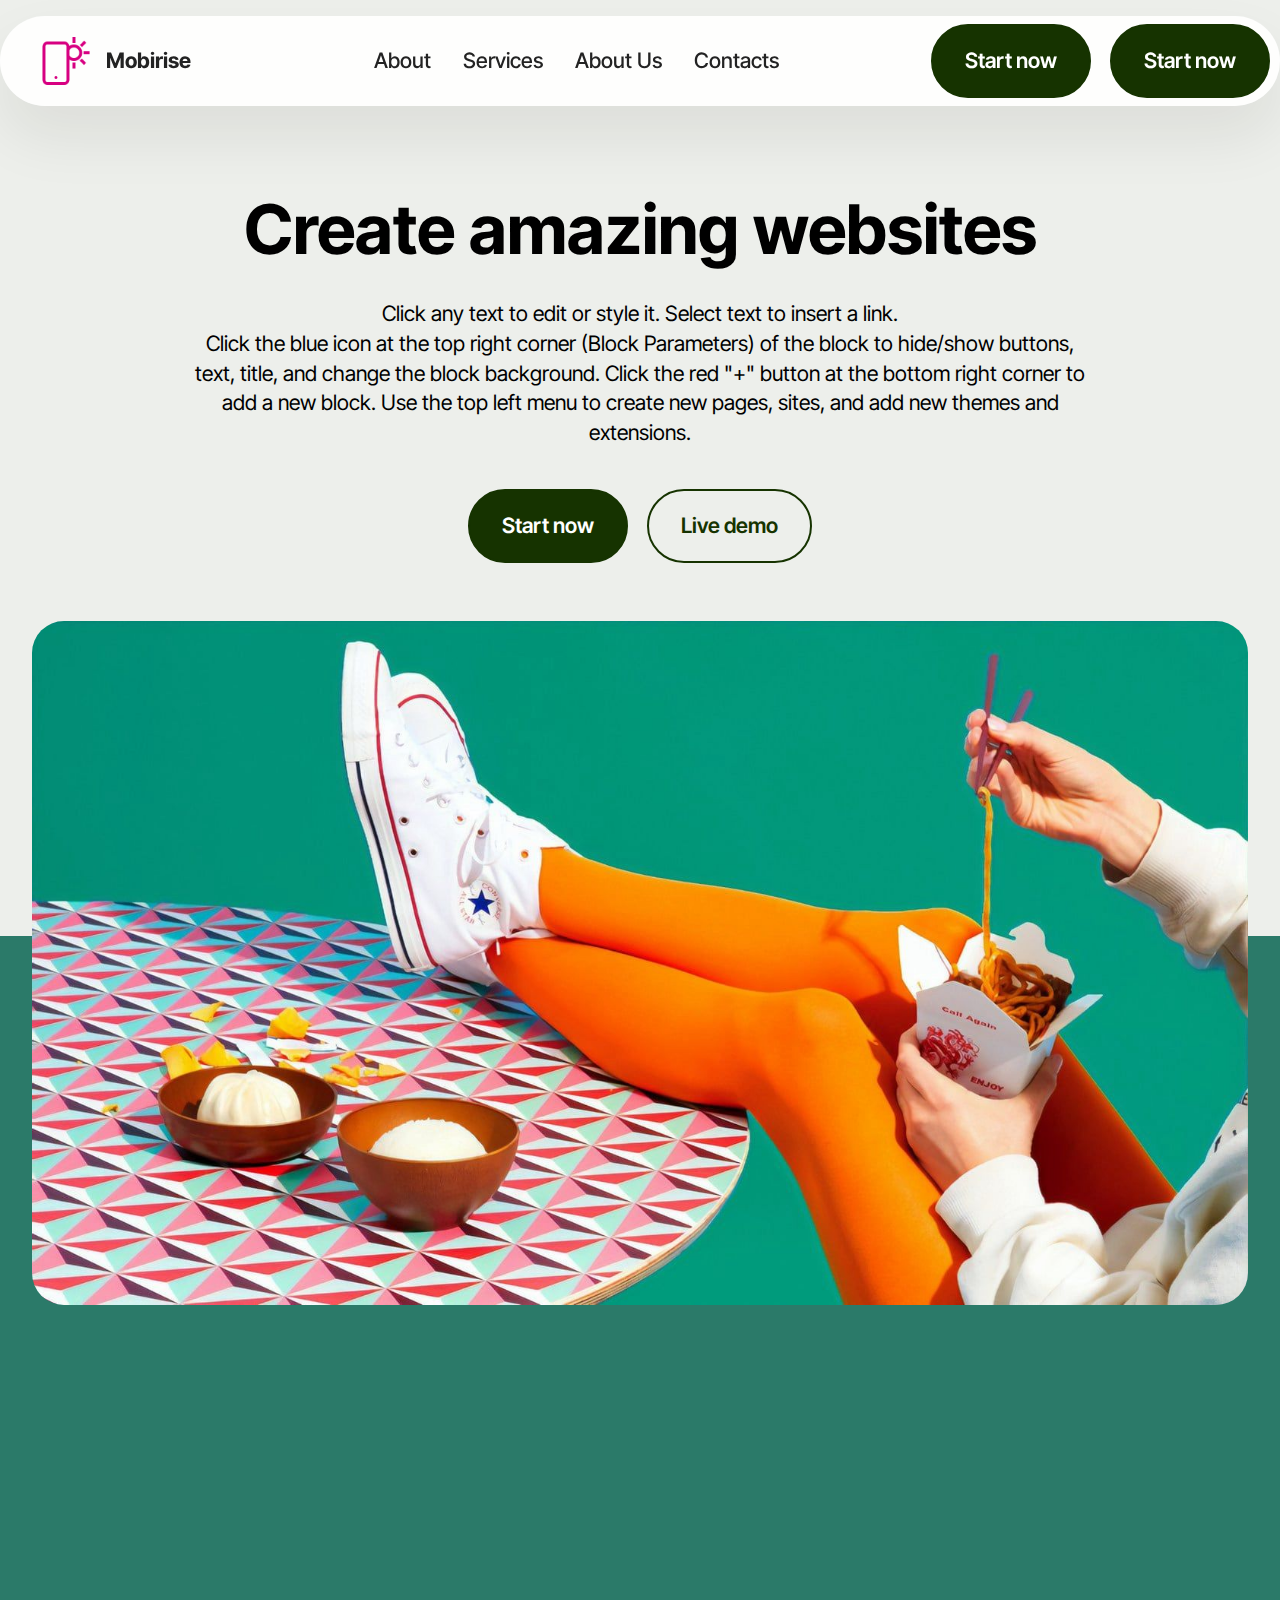
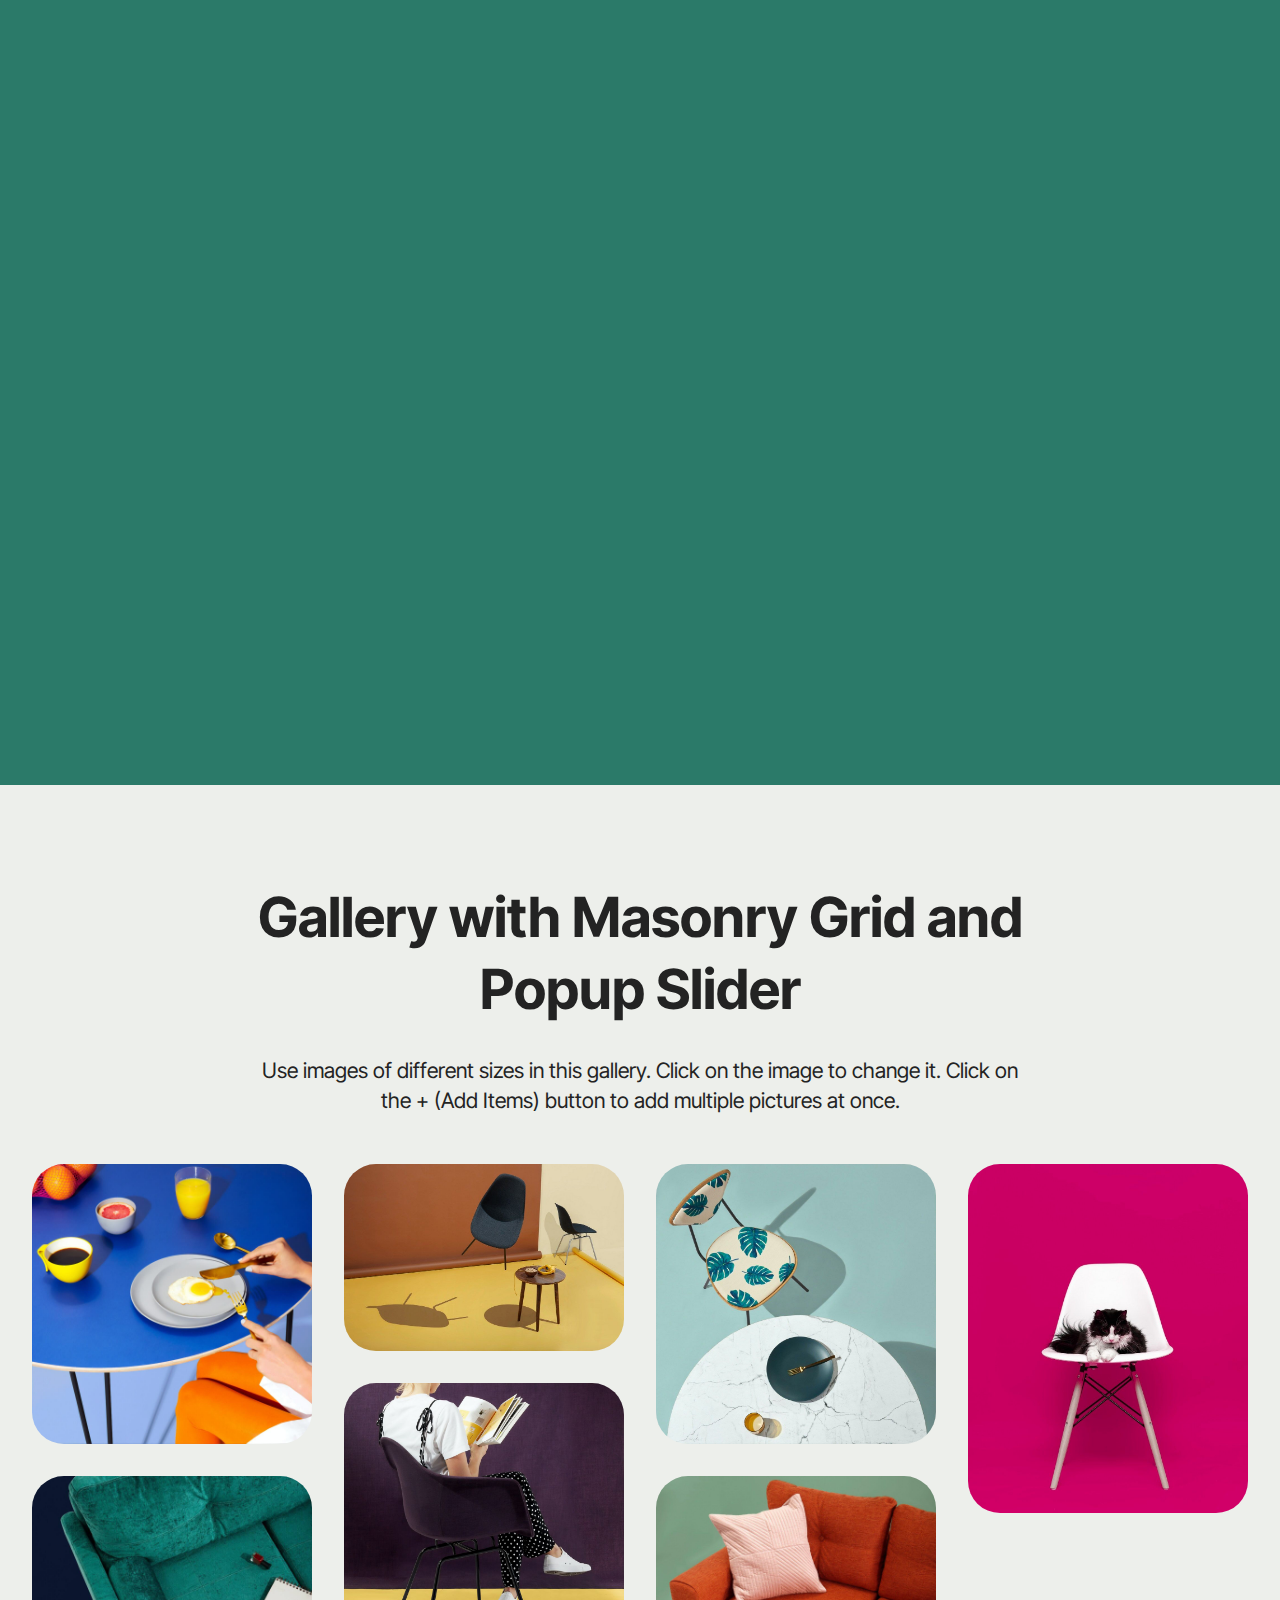
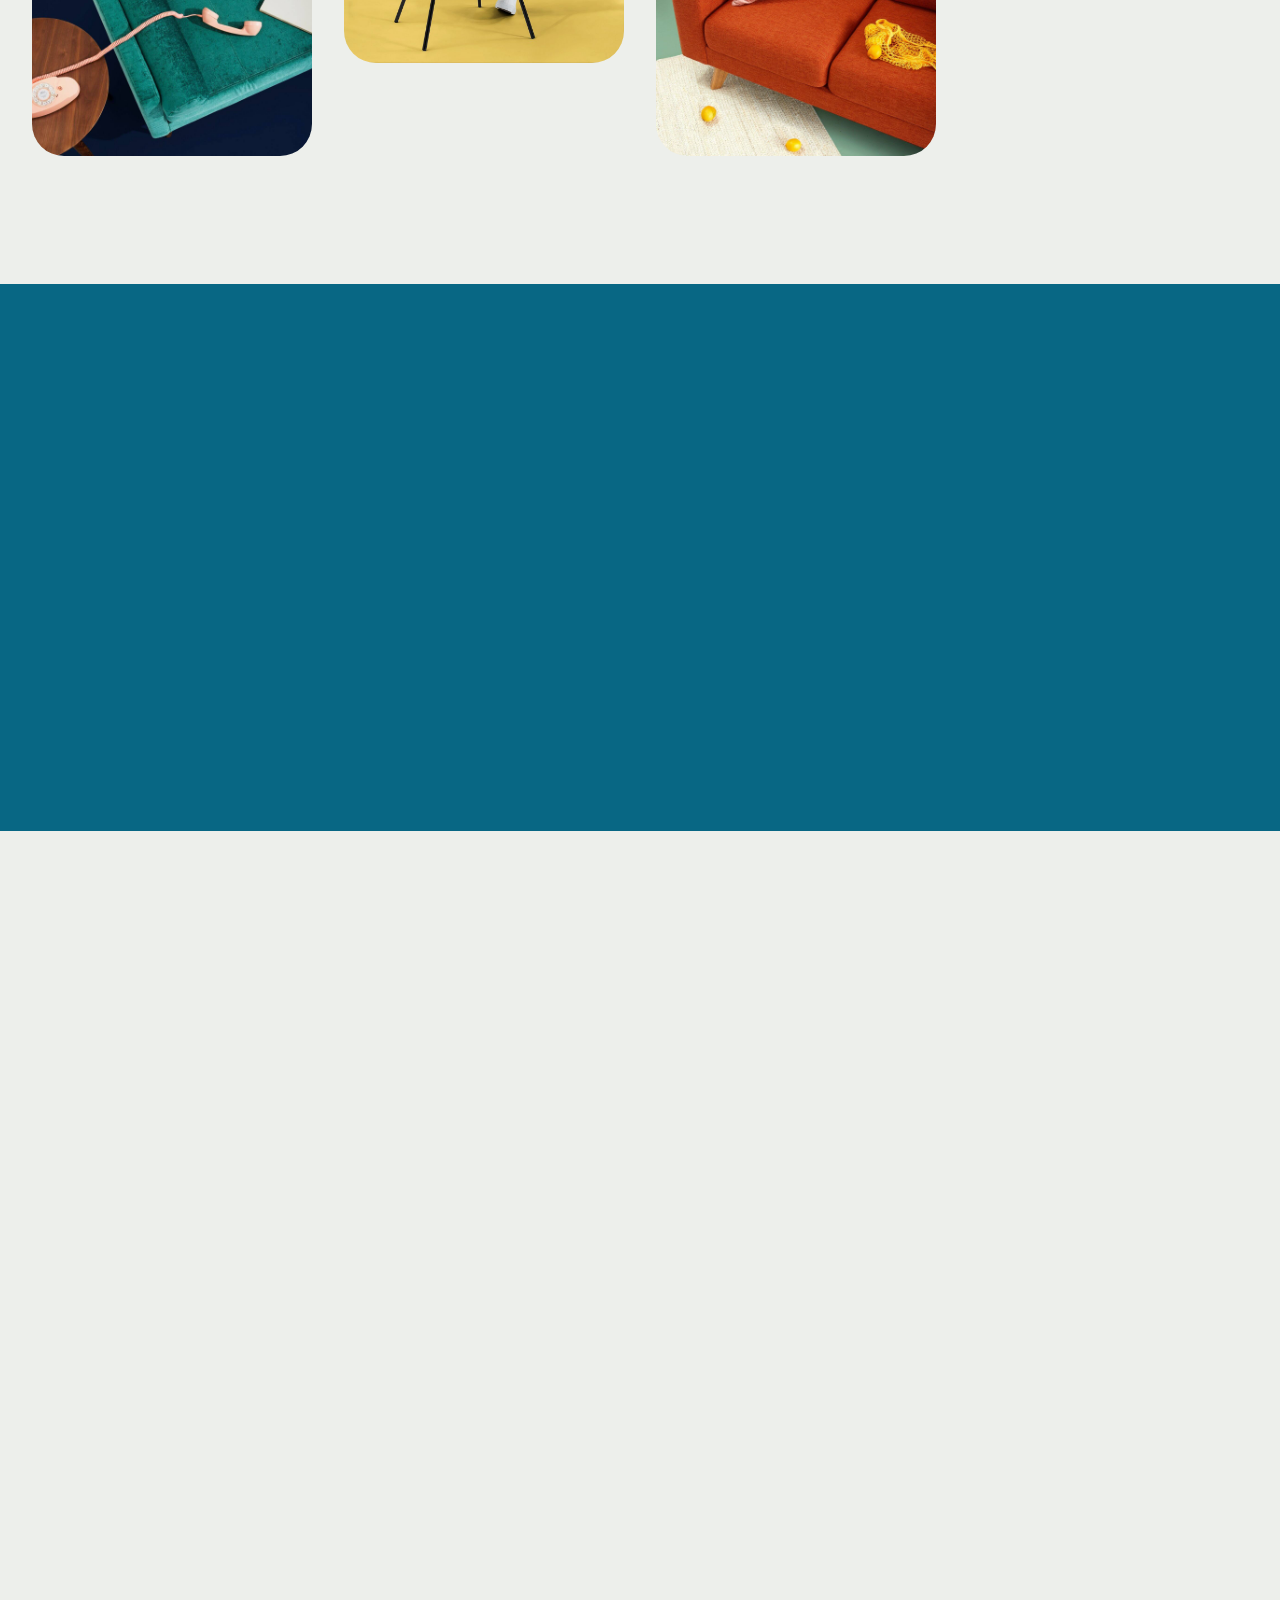
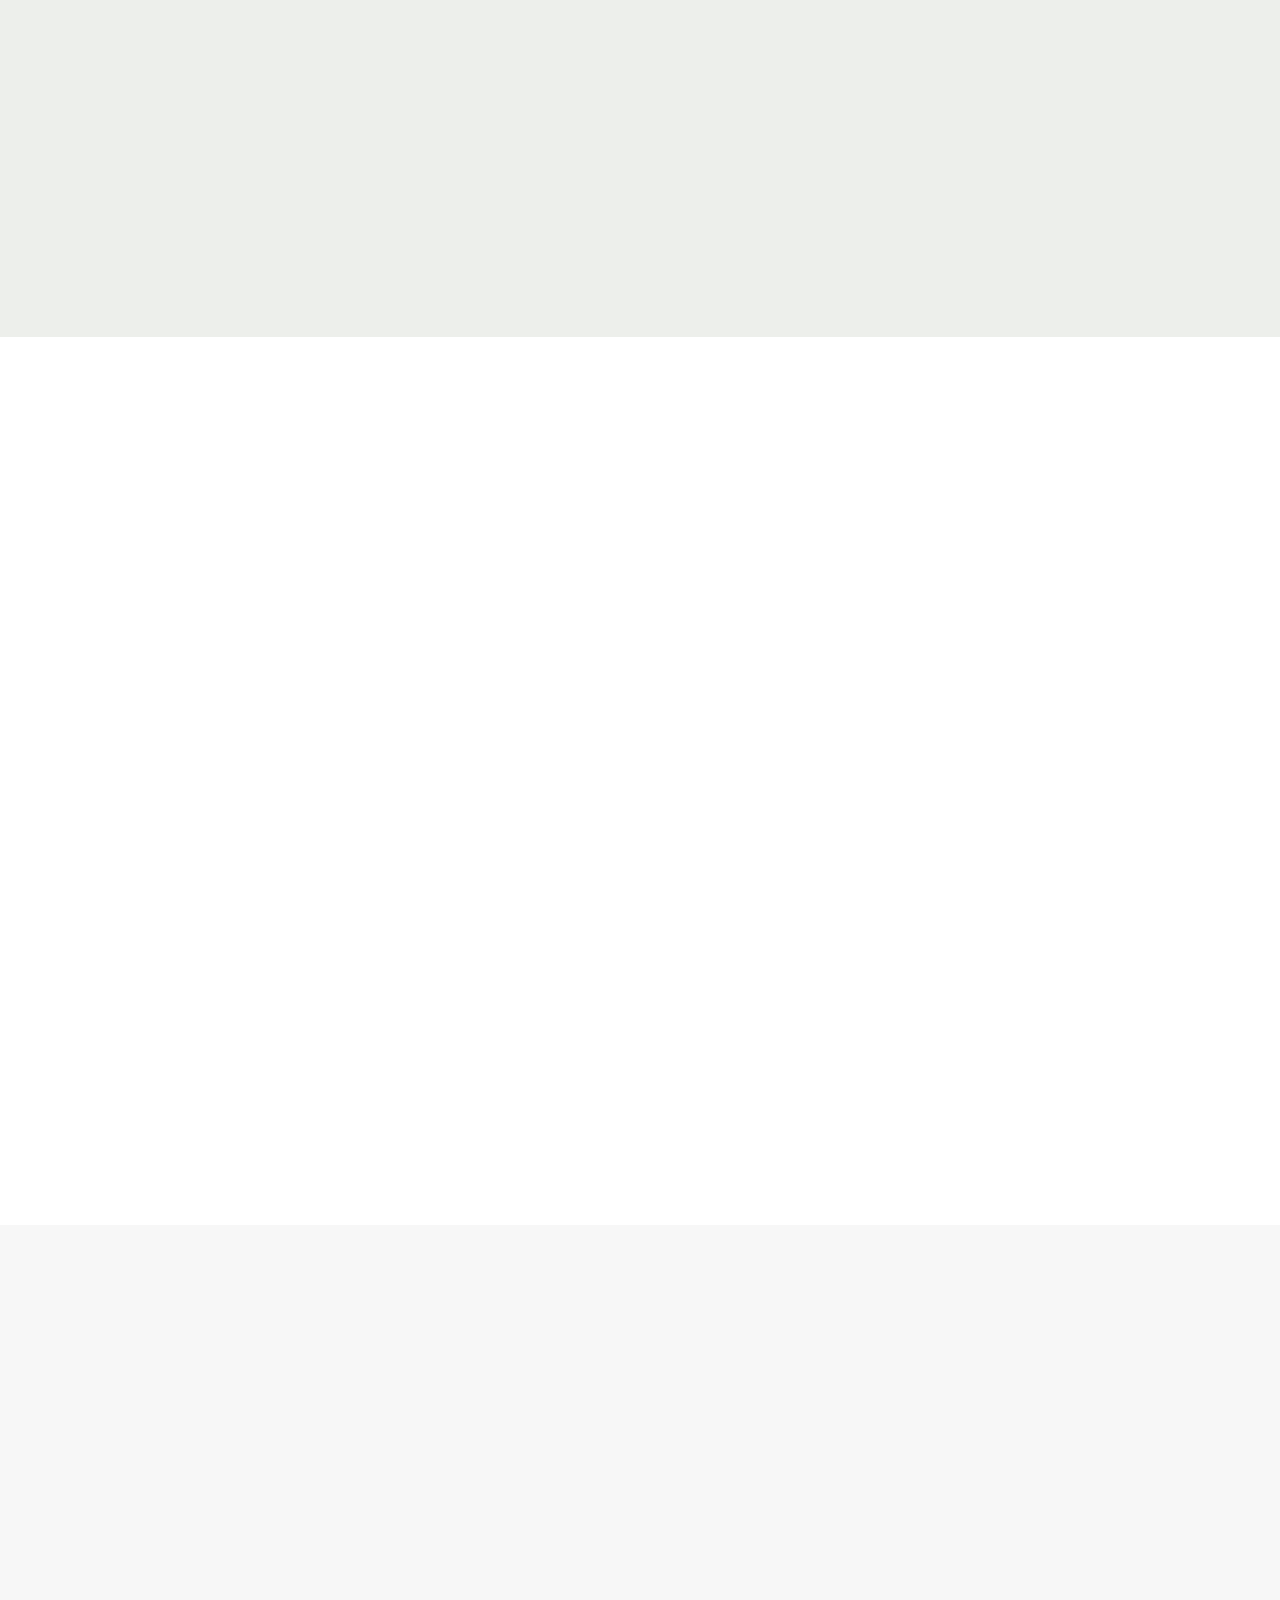
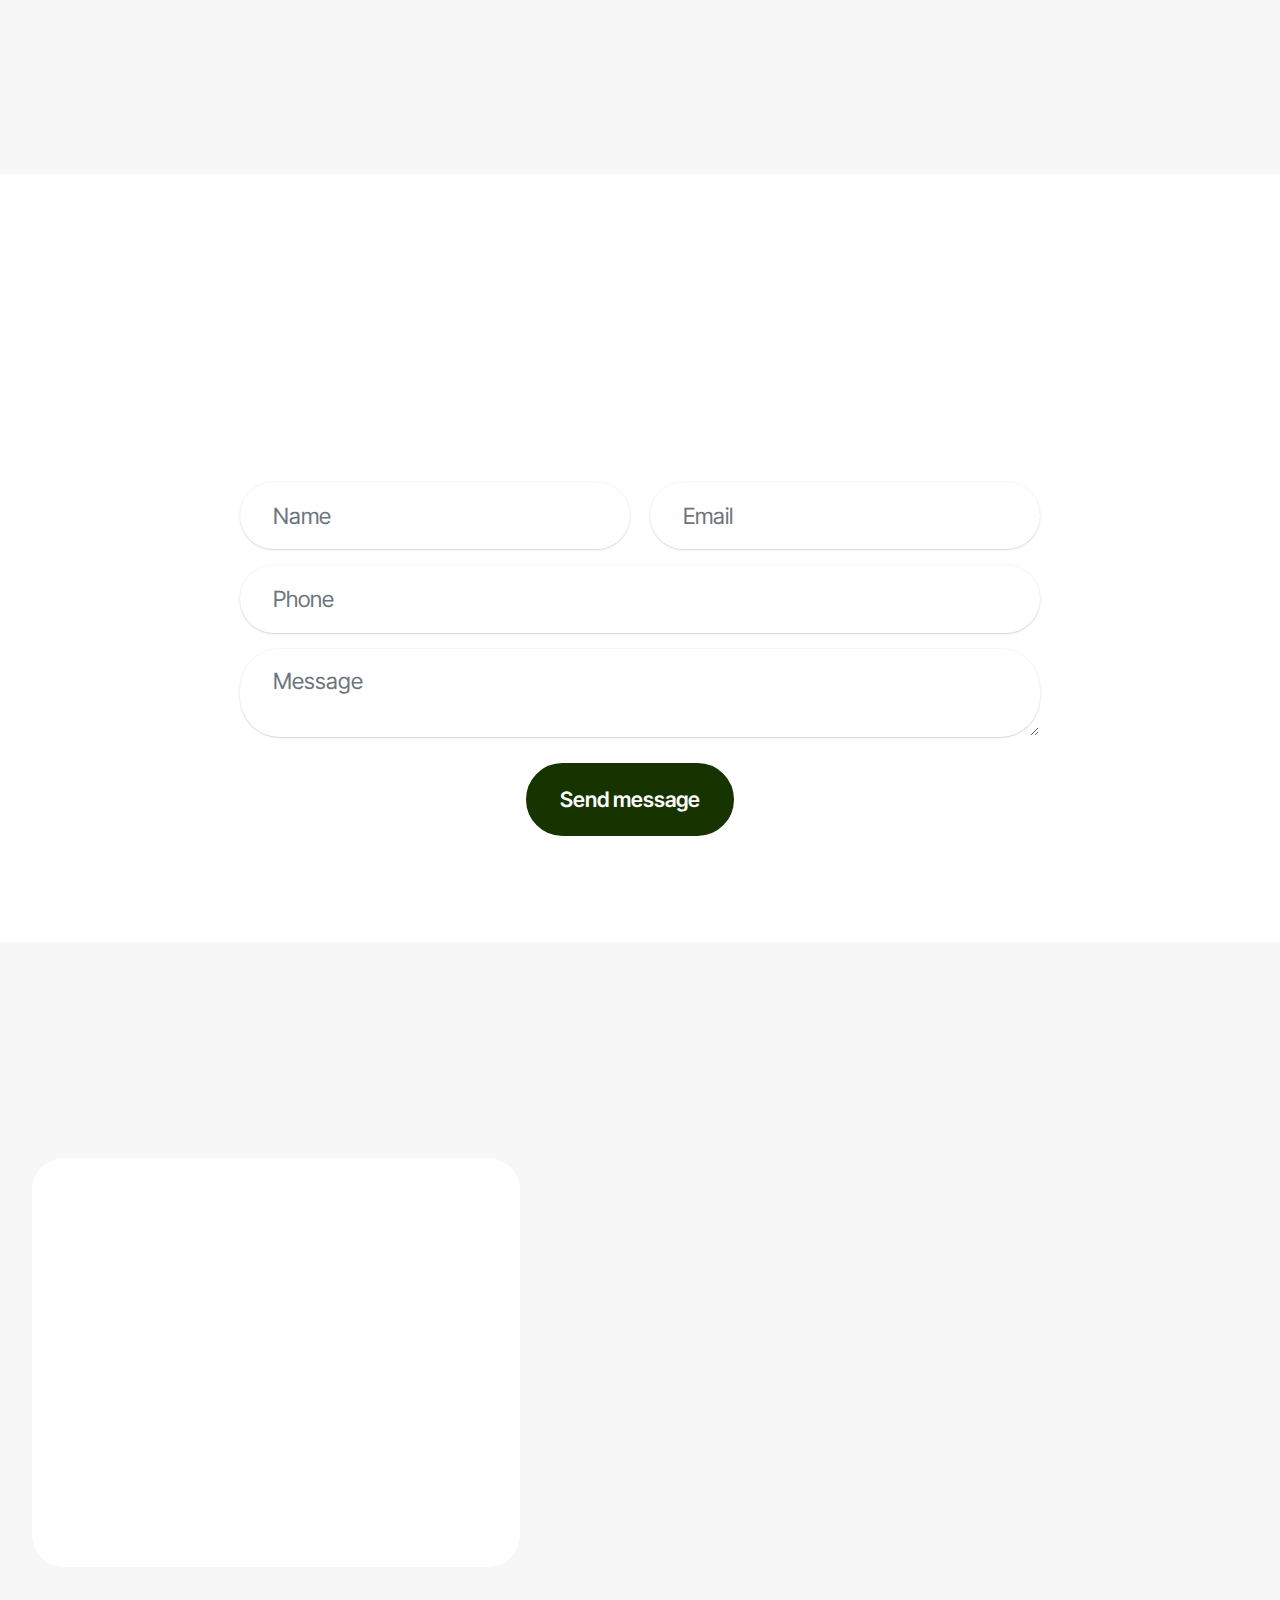
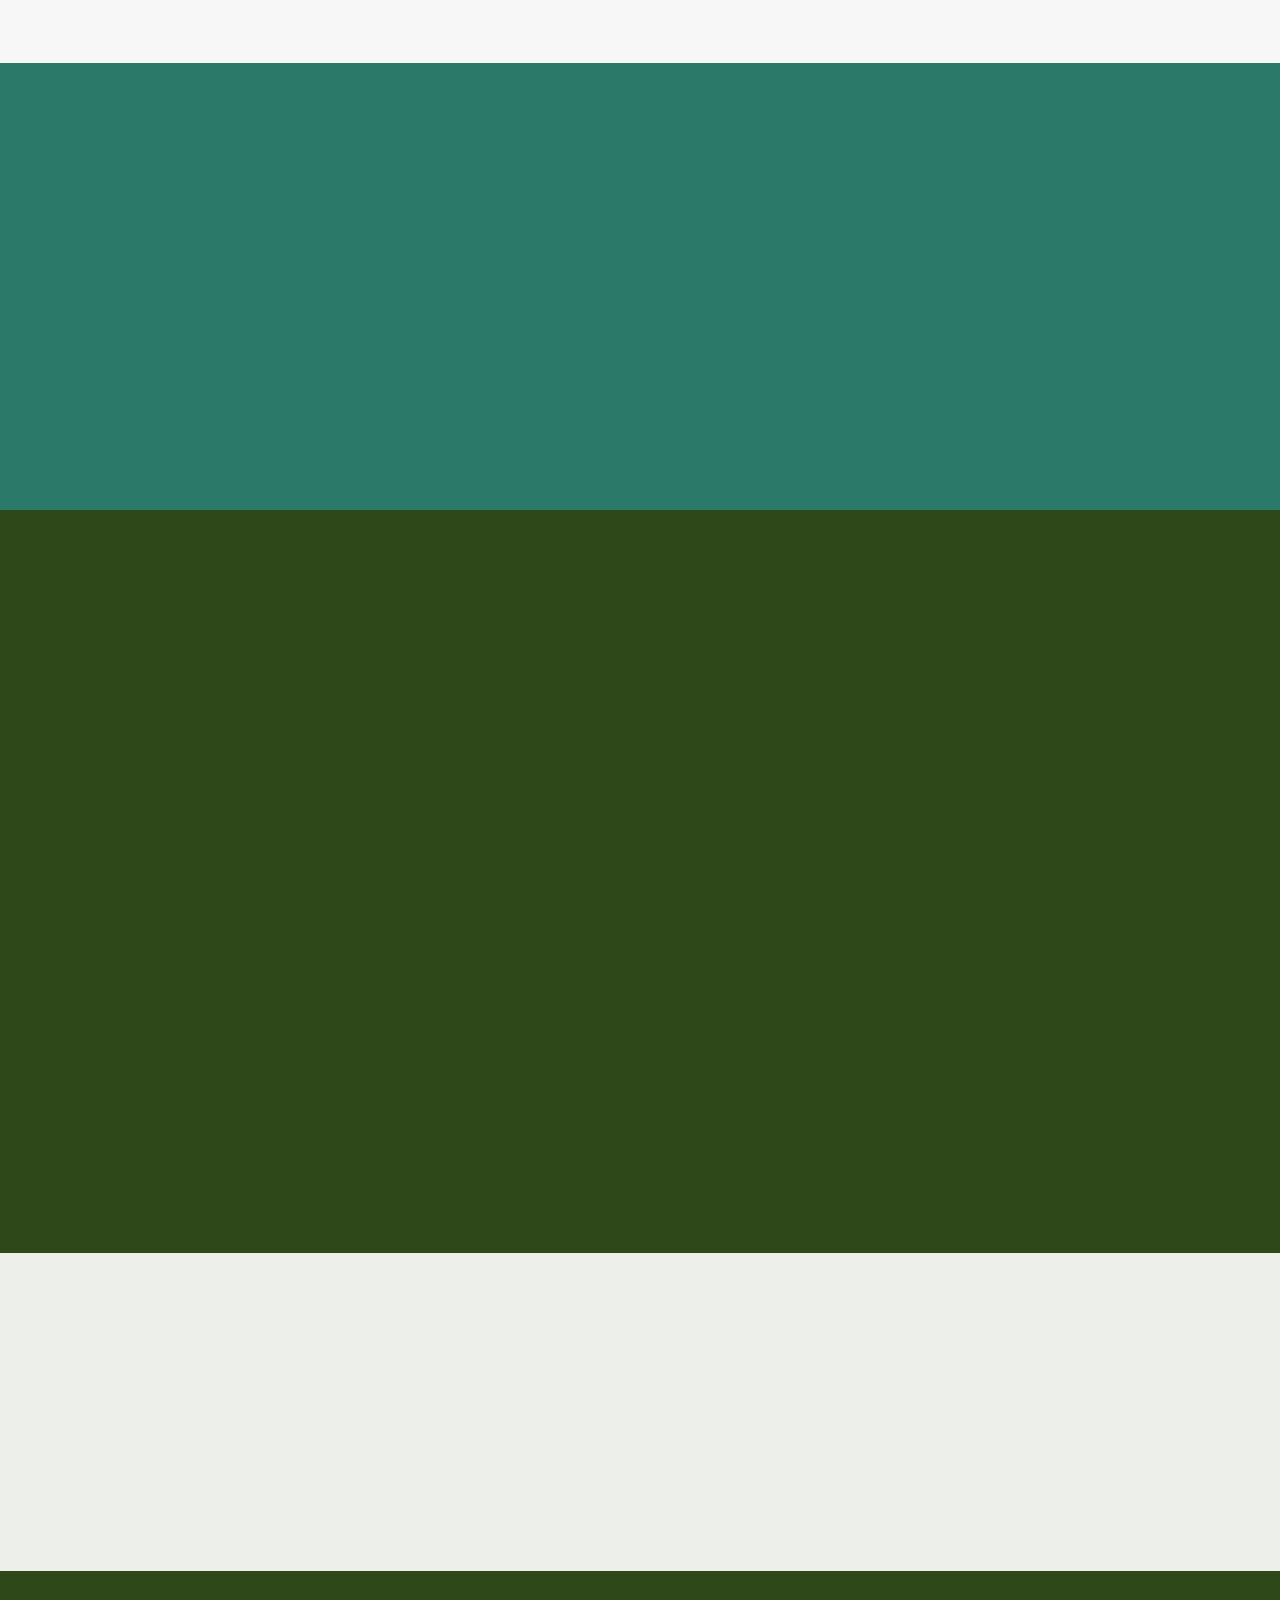
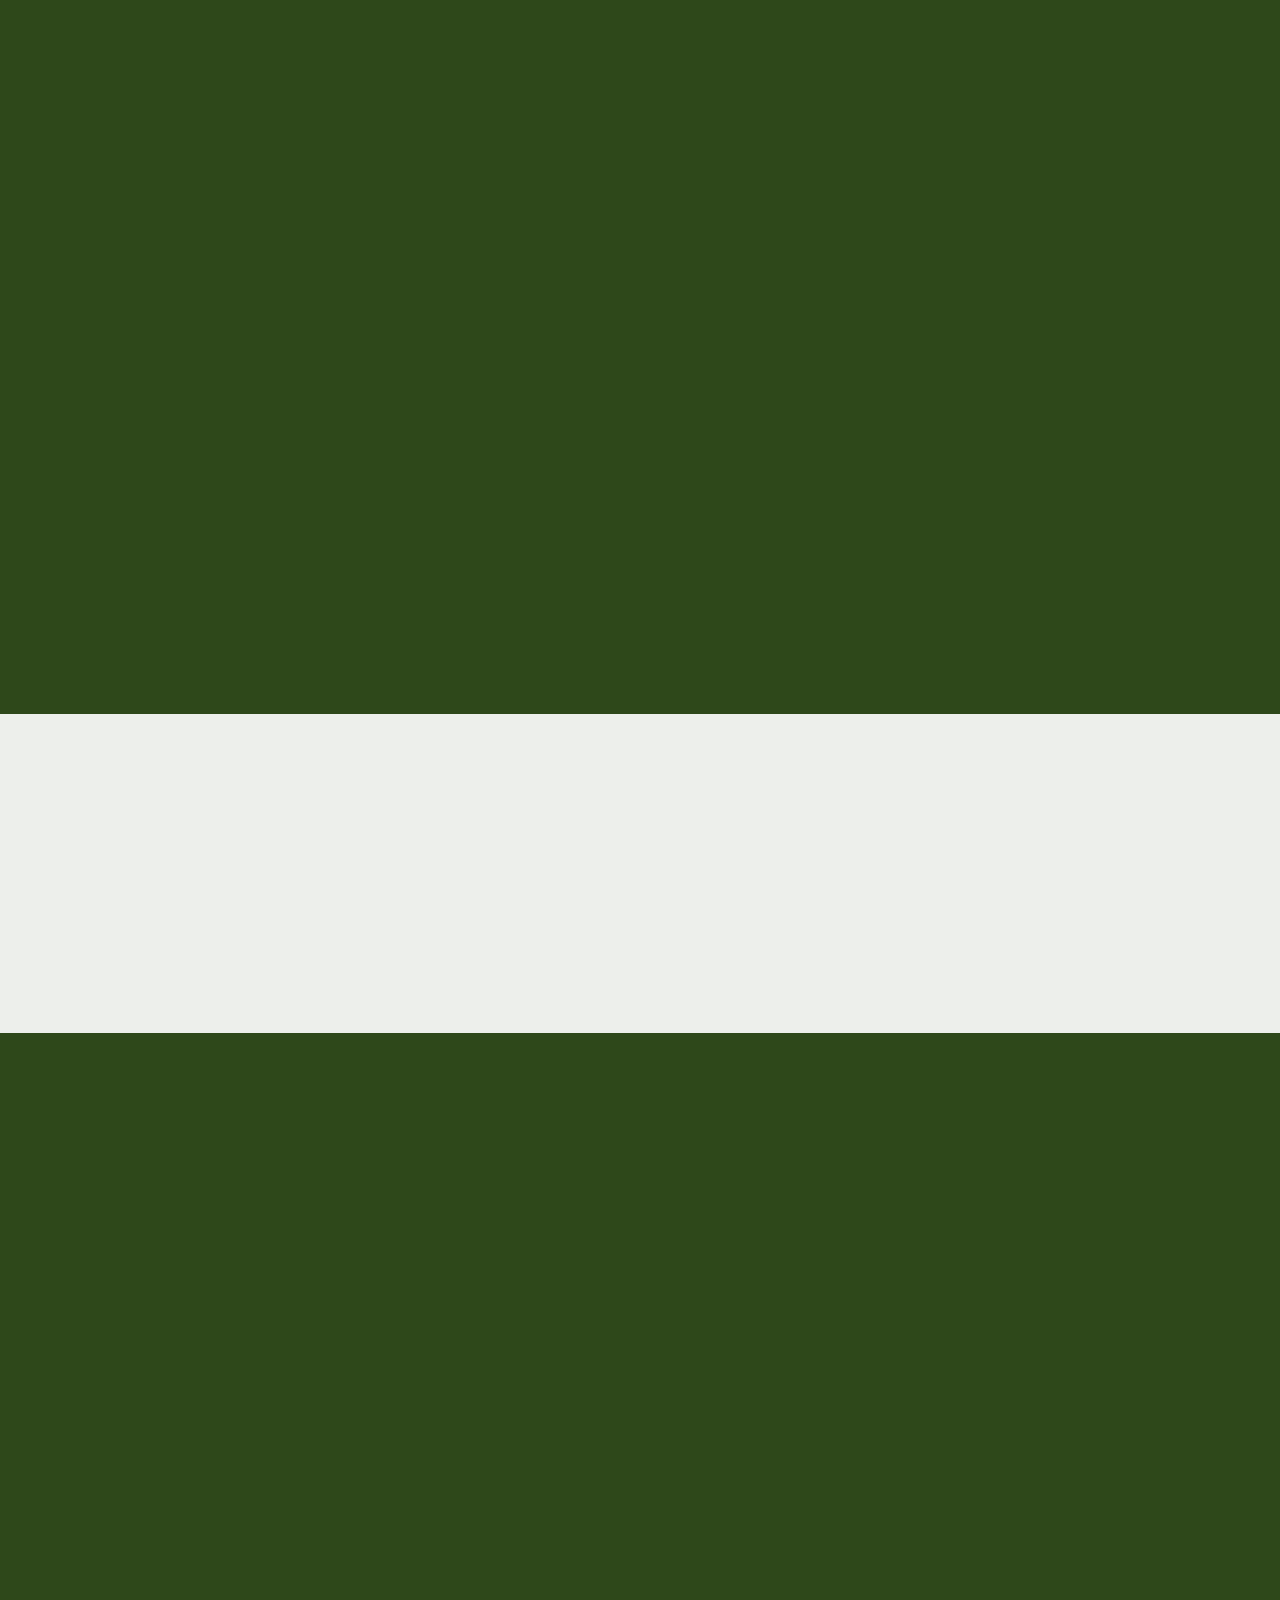
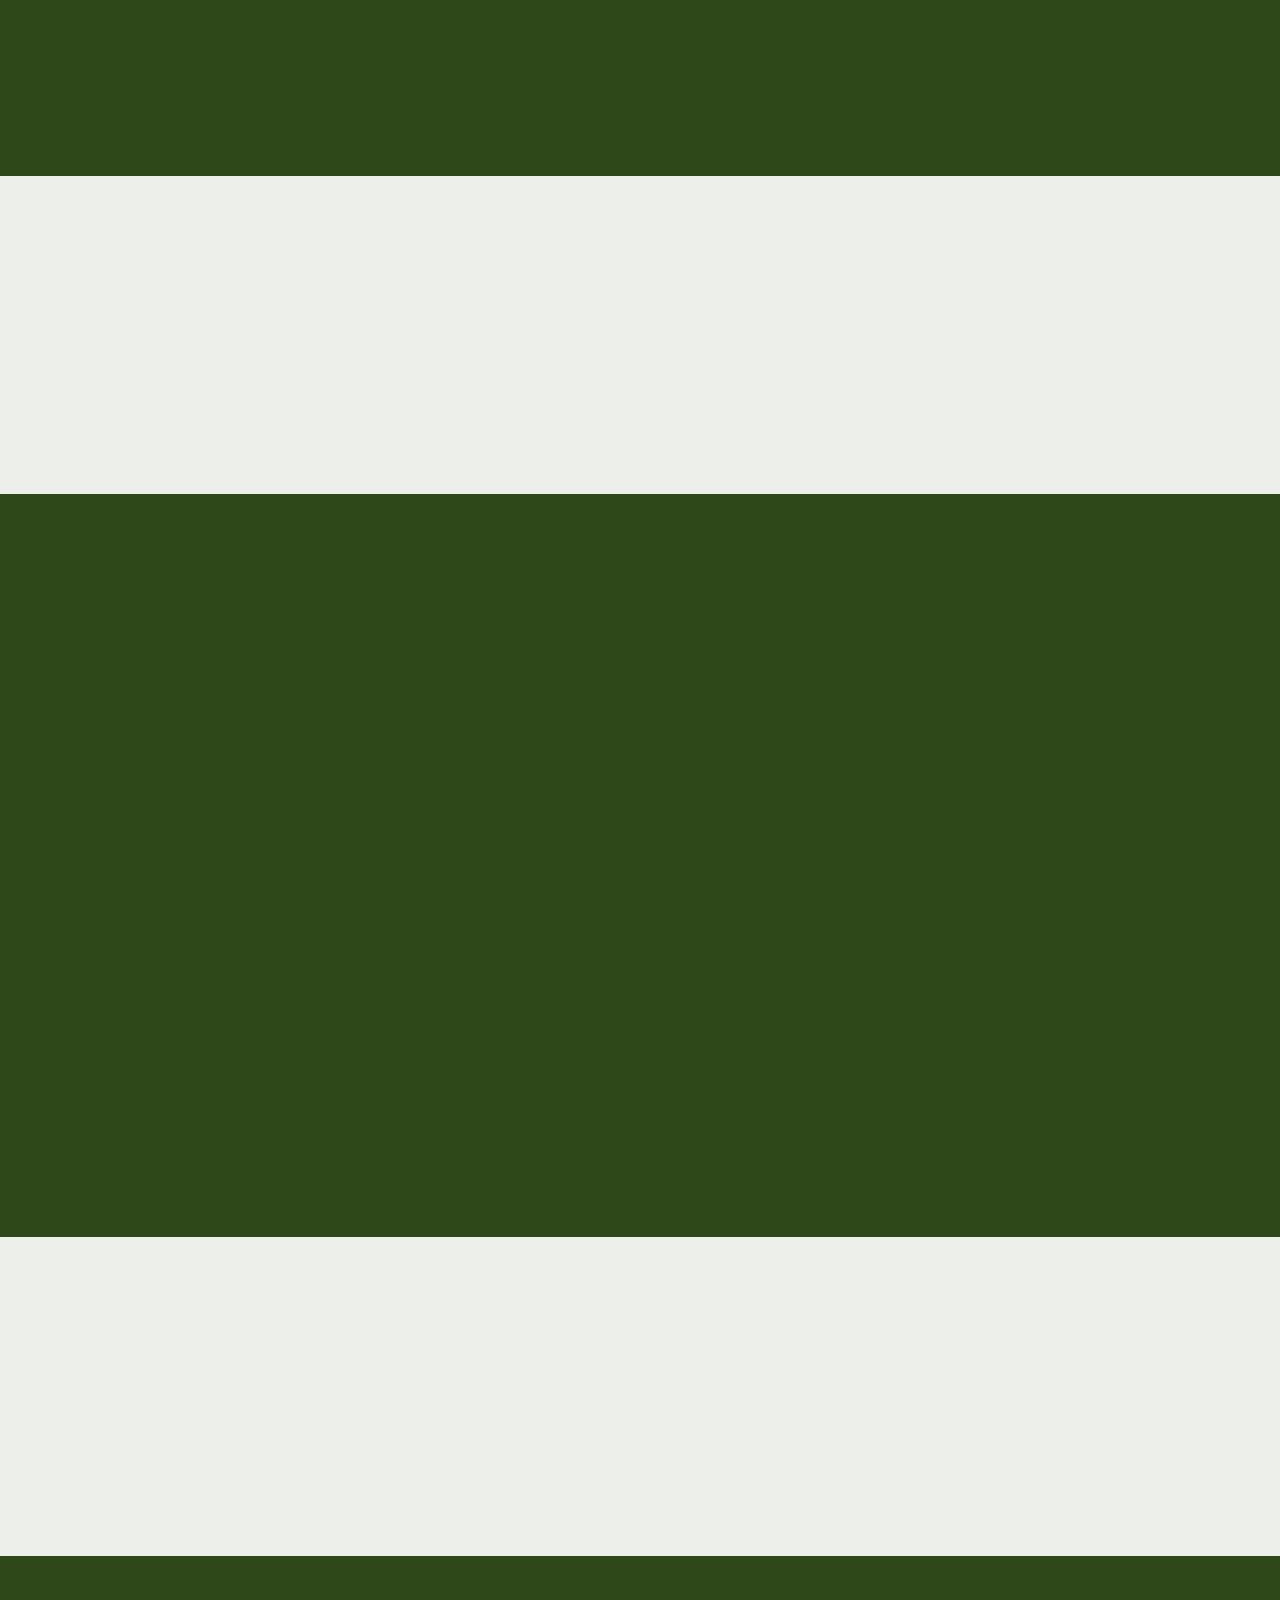
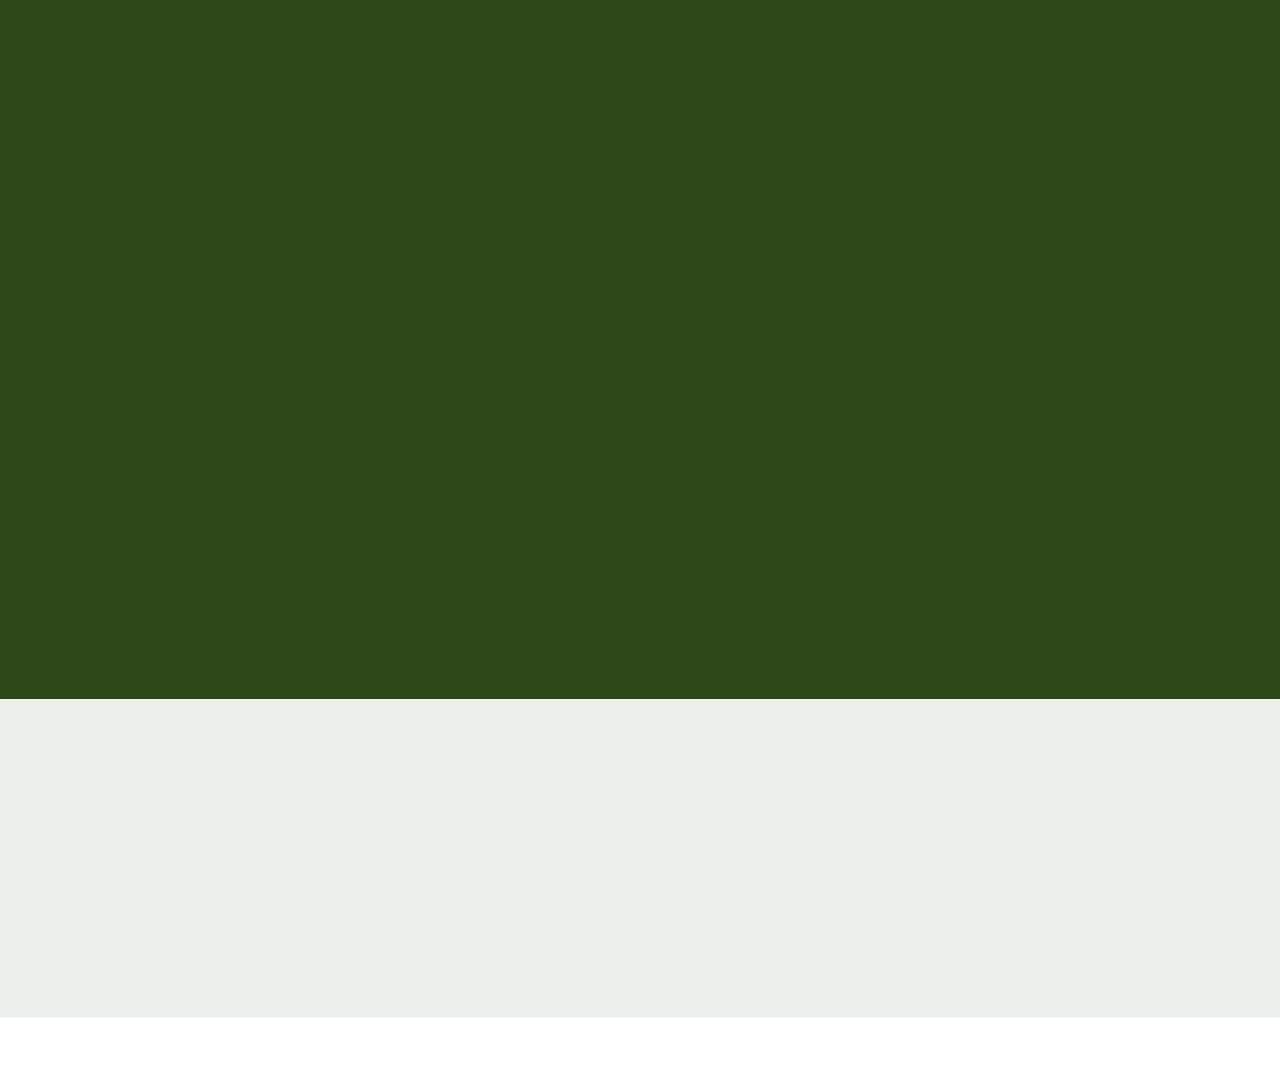
<file: ourservice.html>
<!DOCTYPE html>
<html  >
<head>
  <!-- Site made with Mobirise Website Builder v5.9.18, https://mobirise.com -->
  <meta charset="UTF-8">
  <meta http-equiv="X-UA-Compatible" content="IE=edge">
  <meta name="generator" content="Mobirise v5.9.18, mobirise.com">
  <meta name="twitter:card" content="summary_large_image"/>
  <meta name="twitter:image:src" content="assets/images/ourservice-meta.jpg">
  <meta property="og:image" content="assets/images/ourservice-meta.jpg">
  <meta name="twitter:title" content="Our Service | Web Design">
  <meta name="viewport" content="width=device-width, initial-scale=1, minimum-scale=1">
  <link rel="shortcut icon" href="assets/images/logo.png" type="image/x-icon">
  <meta name="description" content="">
  
  
  <title>Our Service | Web Design</title>
  <link rel="stylesheet" href="assets/web/assets/mobirise-icons2/mobirise2.css">
  <link rel="stylesheet" href="assets/bootstrap/css/bootstrap.min.css">
  <link rel="stylesheet" href="assets/bootstrap/css/bootstrap-grid.min.css">
  <link rel="stylesheet" href="assets/bootstrap/css/bootstrap-reboot.min.css">
  <link rel="stylesheet" href="assets/animatecss/animate.css">
  <link rel="stylesheet" href="assets/dropdown/css/style.css">
  <link rel="stylesheet" href="assets/socicon/css/styles.css">
  <link rel="stylesheet" href="assets/theme/css/style.css">
  <link rel="stylesheet" href="assets/gallery/style.css">
  <link rel="preload" href="https://fonts.googleapis.com/css?family=Inter+Tight:100,200,300,400,500,600,700,800,900,100i,200i,300i,400i,500i,600i,700i,800i,900i&display=swap" as="style" onload="this.onload=null;this.rel='stylesheet'">
  <noscript><link rel="stylesheet" href="https://fonts.googleapis.com/css?family=Inter+Tight:100,200,300,400,500,600,700,800,900,100i,200i,300i,400i,500i,600i,700i,800i,900i&display=swap"></noscript>
  <link rel="preload" as="style" href="assets/mobirise/css/mbr-additional.css?v=RlRsKi"><link rel="stylesheet" href="assets/mobirise/css/mbr-additional.css?v=RlRsKi" type="text/css">

  
  
  
</head>
<body>
  
  <section data-bs-version="5.1" class="menu menu2 cid-uf4ZjQmagc" once="menu" id="menu02-23">
	

	<nav class="navbar navbar-dropdown navbar-fixed-top navbar-expand-lg">
		<div class="container">
			<div class="navbar-brand">
				<span class="navbar-logo">
					<a href="https://mobirise.com">
						<img src="assets/images/logo.png" alt="Mobirise Website Builder" style="height: 3rem;">
					</a>
				</span>
				<span class="navbar-caption-wrap"><a class="navbar-caption text-black text-primary display-4" href="index.html#header05-1">Mobirise</a></span>
			</div>
			<button class="navbar-toggler" type="button" data-toggle="collapse" data-bs-toggle="collapse" data-target="#navbarSupportedContent" data-bs-target="#navbarSupportedContent" aria-controls="navbarNavAltMarkup" aria-expanded="false" aria-label="Toggle navigation">
				<div class="hamburger">
					<span></span>
					<span></span>
					<span></span>
					<span></span>
				</div>
			</button>
			<div class="collapse navbar-collapse" id="navbarSupportedContent">
				<ul class="navbar-nav nav-dropdown" data-app-modern-menu="true"><li class="nav-item">
						<a class="nav-link link text-black text-primary display-4" href="index.html#header01-7">About</a>
					</li>
					<li class="nav-item">
						<a class="nav-link link text-black text-primary display-4" href="ourservice.html" aria-expanded="false">Services</a>
					</li>
					<li class="nav-item">
						<a class="nav-link link text-black text-primary display-4" href="aboutus.html">About Us</a>
					</li><li class="nav-item"><a class="nav-link link text-black text-primary display-4" href="index.html#contacts02-9">Contacts</a></li></ul>
				
				<div class="navbar-buttons mbr-section-btn"><a class="btn btn-primary display-4" href="index.html#form02-6"> Start now</a> <a class="btn btn-primary display-4" href="index.html#form02-6"> Start now</a></div>
			</div>
		</div>
	</nav>
</section>

<section data-bs-version="5.1" class="header5 cid-uf4ZjR3Pgw" id="header05-24">
	

	
	
	<div class="topbg"></div>
	<div class="align-center container">
		<div class="row justify-content-center">
			<div class="col-md-12 col-lg-9">
				<h1 class="mbr-section-title mbr-fonts-style mb-4 display-1"><strong>Create amazing websites</strong></h1>
				<p class="mbr-text mbr-fonts-style mb-4 display-7">Click any text to edit or style it. Select text to insert a link.
<br>Click the blue icon at the top right corner (Block Parameters) of the block to hide/show buttons, text, title, and change the block background. Click the red "+" button at the bottom right corner to add a new block. Use the top left menu to create new pages, sites, and add new themes and extensions.</p>
				<div class="mbr-section-btn mt-3"><a class="btn btn-primary display-7" href="index.html#form02-6">Start now</a> <a class="btn btn-primary-outline display-7" href="index.html#gallery02-v">Live demo</a></div>
			</div>
		</div>
		<div class="row mt-5 justify-content-center">
			<div class="col-12 col-lg-12">
				<img src="assets/images/11.jpg" alt="Mobirise Website Builder" title="">
			</div>
		</div>
	</div>
</section>

<section data-bs-version="5.1" class="features4 cid-uf4ZjReMzV" id="features04-25">
	
	
	<div class="container">
		<div class="row justify-content-center">
			<div class="col-12 content-head">
				<div class="mbr-section-head mb-5">
					<h4 class="mbr-section-title mbr-fonts-style align-center mb-0 display-2"><strong>Our Services</strong></h4>
					<h5 class="mbr-section-subtitle mbr-fonts-style align-center mb-0 mt-4 display-7">Hover over pictures to add more cards or rearrange them with the Tools panel. Add multiple cards by selecting multiple images. You can set the number of columns in Block Parameters.</h5>
					
				</div>
			</div>
		</div>
		<div class="row">
			<div class="item features-image col-12 col-md-6 col-lg-4">
				<div class="item-wrapper">
					<div class="item-img">
						<img src="assets/images/gallery03.jpg" alt="Mobirise Website Builder">
					</div>
					<div class="item-content">
						<h5 class="item-title mbr-fonts-style display-5">
							<strong>Marketing</strong>
						</h5>
						
						<p class="mbr-text mbr-fonts-style display-7">
							Service Description. You can show/hide the title, subtitle, text, button in the Block Parameters
						</p>
						<div class="mbr-section-btn item-footer"><a href="" class="btn item-btn btn-primary display-7">Learn more</a></div>
					</div>

				</div>
			</div>
			<div class="item features-image col-12 col-md-6 col-lg-4">
				<div class="item-wrapper">
					<div class="item-img">
						<img src="assets/images/gallery05.jpg" alt="Mobirise Website Builder">
					</div>
					<div class="item-content">
						<h5 class="item-title mbr-fonts-style display-5">
							<strong>Promotion</strong>
						</h5>
						
						<p class="mbr-text mbr-fonts-style display-7">
							Service Description. You can show/hide the title, subtitle, text, button in the Block Parameters
						</p>
						<div class="mbr-section-btn item-footer"><a href="" class="btn item-btn btn-primary display-7">Learn more</a></div>
					</div>
				</div>
			</div>
			<div class="item features-image col-12 col-md-6 col-lg-4">
				<div class="item-wrapper">
					<div class="item-img">
						<img src="assets/images/gallery02.jpg" alt="Mobirise Website Builder">
					</div>
					<div class="item-content">
						<h5 class="item-title mbr-fonts-style display-5">
							<strong>Branding</strong>
						</h5>
						
						<p class="mbr-text mbr-fonts-style display-7">
							Service Description. You can show/hide the title, subtitle, text, button in the Block Parameters<br>
						</p>
						<div class="mbr-section-btn item-footer"><a href="" class="btn item-btn btn-primary display-7">Learn more</a></div>
					</div>
				</div>
			</div>
		</div>
	</div>
</section>

<section data-bs-version="5.1" class="gallery1 mbr-gallery cid-uf4ZjRuuyk" id="gallery02-26">
    

    
    

    <div class="container-fluid">
        <div class="row justify-content-center">
            <div class="col-12 content-head">
                <div class="mbr-section-head mb-5">
                    <h3 class="mbr-section-title mbr-fonts-style align-center m-0 display-2"><strong>Gallery with Masonry Grid and Popup Slider</strong></h3>
                    <h4 class="mbr-section-subtitle mbr-fonts-style align-center mb-0 mt-4 display-7">Use images of different sizes in this gallery. Click on the image to change it. Click on the + (Add Items) button to add multiple pictures at once.</h4>
                </div>
            </div>
        </div>
        <div class="row mbr-gallery mbr-masonry" data-masonry="{&quot;percentPosition&quot;: true }">
            <div class="col-12 col-md-6 col-lg-3 item gallery-image">
                <div class="item-wrapper" data-toggle="modal" data-bs-toggle="modal" data-target="#uf5hUZg8Oh-modal" data-bs-target="#uf5hUZg8Oh-modal">
                    <img class="w-100" src="assets/images/gallery03.jpg" alt="Mobirise Website Builder" data-slide-to="0" data-bs-slide-to="0" data-target="#lb-uf5hUZg8Oh" data-bs-target="#lb-uf5hUZg8Oh">
                    <div class="icon-wrapper">
                        <span class="mobi-mbri mobi-mbri-search mbr-iconfont mbr-iconfont-btn"></span>
                    </div>
                </div>
                
            </div>
            <div class="col-12 col-md-6 col-lg-3 item gallery-image">
                <div class="item-wrapper" data-toggle="modal" data-bs-toggle="modal" data-target="#uf5hUZg8Oh-modal" data-bs-target="#uf5hUZg8Oh-modal">
                    <img class="w-100" src="assets/images/gallery13.jpg" alt="Mobirise Website Builder" data-slide-to="1" data-bs-slide-to="1" data-target="#lb-uf5hUZg8Oh" data-bs-target="#lb-uf5hUZg8Oh">
                    <div class="icon-wrapper">
                        <span class="mobi-mbri mobi-mbri-search mbr-iconfont mbr-iconfont-btn"></span>
                    </div>
                </div>
                
            </div>
            <div class="col-12 col-md-6 col-lg-3 item gallery-image">
                <div class="item-wrapper" data-toggle="modal" data-bs-toggle="modal" data-target="#uf5hUZg8Oh-modal" data-bs-target="#uf5hUZg8Oh-modal">
                    <img class="w-100" src="assets/images/gallery10.jpg" alt="Mobirise Website Builder" data-slide-to="2" data-bs-slide-to="2" data-target="#lb-uf5hUZg8Oh" data-bs-target="#lb-uf5hUZg8Oh">
                    <div class="icon-wrapper">
                        <span class="mobi-mbri mobi-mbri-search mbr-iconfont mbr-iconfont-btn"></span>
                    </div>
                </div>
                
            </div>
            <div class="col-12 col-md-6 col-lg-3 item gallery-image">
                <div class="item-wrapper" data-toggle="modal" data-bs-toggle="modal" data-target="#uf5hUZg8Oh-modal" data-bs-target="#uf5hUZg8Oh-modal">
                    <img class="w-100" src="assets/images/gallery08.jpg" alt="Mobirise Website Builder" data-slide-to="3" data-bs-slide-to="3" data-target="#lb-uf5hUZg8Oh" data-bs-target="#lb-uf5hUZg8Oh">
                    <div class="icon-wrapper">
                        <span class="mobi-mbri mobi-mbri-search mbr-iconfont mbr-iconfont-btn"></span>
                    </div>
                </div>
                
            </div>
            <div class="col-12 col-md-6 col-lg-3 item gallery-image">
                <div class="item-wrapper" data-toggle="modal" data-bs-toggle="modal" data-target="#uf5hUZg8Oh-modal" data-bs-target="#uf5hUZg8Oh-modal">
                    <img class="w-100" src="assets/images/gallery06.jpg" alt="Mobirise Website Builder" data-slide-to="4" data-bs-slide-to="4" data-target="#lb-uf5hUZg8Oh" data-bs-target="#lb-uf5hUZg8Oh">
                    <div class="icon-wrapper">
                        <span class="mobi-mbri mobi-mbri-search mbr-iconfont mbr-iconfont-btn"></span>
                    </div>
                </div>
                
            </div>
            <div class="col-12 col-md-6 col-lg-3 item gallery-image">
                <div class="item-wrapper" data-toggle="modal" data-bs-toggle="modal" data-target="#uf5hUZg8Oh-modal" data-bs-target="#uf5hUZg8Oh-modal">
                    <img class="w-100" src="assets/images/gallery02.jpg" alt="Mobirise Website Builder" data-slide-to="5" data-bs-slide-to="5" data-target="#lb-uf5hUZg8Oh" data-bs-target="#lb-uf5hUZg8Oh">
                    <div class="icon-wrapper">
                        <span class="mobi-mbri mobi-mbri-search mbr-iconfont mbr-iconfont-btn"></span>
                    </div>
                </div>
                
            </div>
            <div class="col-12 col-md-6 col-lg-3 item gallery-image">
                <div class="item-wrapper" data-toggle="modal" data-bs-toggle="modal" data-target="#uf5hUZg8Oh-modal" data-bs-target="#uf5hUZg8Oh-modal">
                    <img class="w-100" src="assets/images/gallery01.jpg" alt="Mobirise Website Builder" data-slide-to="6" data-bs-slide-to="6" data-target="#lb-uf5hUZg8Oh" data-bs-target="#lb-uf5hUZg8Oh">
                    <div class="icon-wrapper">
                        <span class="mobi-mbri mobi-mbri-search mbr-iconfont mbr-iconfont-btn"></span>
                    </div>
                </div>
                
            </div>
        </div>

        <div class="modal mbr-slider" tabindex="-1" role="dialog" aria-hidden="true" id="uf5hUZg8Oh-modal">
            <div class="modal-dialog" role="document">
                <div class="modal-content">
                    <div class="modal-body">
                        <div class="carousel slide" id="lb-uf5hUZg8Oh" data-interval="5000" data-bs-interval="5000">
                            <div class="carousel-inner">
                                <div class="carousel-item active">
                                    <img class="d-block w-100" src="assets/images/gallery03.jpg" alt="Mobirise Website Builder">
                                </div>
                                <div class="carousel-item">
                                    <img class="d-block w-100" src="assets/images/gallery13.jpg" alt="Mobirise Website Builder">
                                </div>
                                <div class="carousel-item">
                                    <img class="d-block w-100" src="assets/images/gallery10.jpg" alt="Mobirise Website Builder">
                                </div>
                                <div class="carousel-item">
                                    <img class="d-block w-100" src="assets/images/gallery08.jpg" alt="Mobirise Website Builder">
                                </div>
                                <div class="carousel-item">
                                    <img class="d-block w-100" src="assets/images/gallery06.jpg" alt="Mobirise Website Builder">
                                </div>
                                <div class="carousel-item">
                                    <img class="d-block w-100" src="assets/images/gallery02.jpg" alt="Mobirise Website Builder">
                                </div>
                                <div class="carousel-item">
                                    <img class="d-block w-100" src="assets/images/gallery01.jpg" alt="Mobirise Website Builder">
                                </div>
                            </div>
                            <ol class="carousel-indicators">
                                <li data-slide-to="0" data-bs-slide-to="0" class="active" data-target="#lb-uf5hUZg8Oh" data-bs-target="#lb-uf5hUZg8Oh"></li>
                                <li data-slide-to="1" data-bs-slide-to="1" data-target="#lb-uf5hUZg8Oh" data-bs-target="#lb-uf5hUZg8Oh"></li>
                                <li data-slide-to="2" data-bs-slide-to="2" data-target="#lb-uf5hUZg8Oh" data-bs-target="#lb-uf5hUZg8Oh"></li>
                                <li data-slide-to="3" data-bs-slide-to="3" data-target="#lb-uf5hUZg8Oh" data-bs-target="#lb-uf5hUZg8Oh"></li>
                                <li data-slide-to="4" data-bs-slide-to="4" data-target="#lb-uf5hUZg8Oh" data-bs-target="#lb-uf5hUZg8Oh"></li>
                                <li data-slide-to="5" data-bs-slide-to="5" data-target="#lb-uf5hUZg8Oh" data-bs-target="#lb-uf5hUZg8Oh"></li>
                                <li data-slide-to="6" data-bs-slide-to="6" data-target="#lb-uf5hUZg8Oh" data-bs-target="#lb-uf5hUZg8Oh"></li>
                            </ol>
                            <a role="button" href="" class="close" data-dismiss="modal" data-bs-dismiss="modal" aria-label="Close">
                            </a>
                            <a class="carousel-control-prev carousel-control" role="button" data-slide="prev" data-bs-slide="prev" href="#lb-uf5hUZg8Oh">
                                <span class="mobi-mbri mobi-mbri-arrow-prev" aria-hidden="true"></span>
                                <span class="sr-only visually-hidden">Previous</span>
                            </a>
                            <a class="carousel-control-next carousel-control" role="button" data-slide="next" data-bs-slide="next" href="#lb-uf5hUZg8Oh">
                                <span class="mobi-mbri mobi-mbri-arrow-next" aria-hidden="true"></span>
                                <span class="sr-only visually-hidden">Next</span>
                            </a>
                        </div>
                    </div>
                </div>
            </div>
        </div>
    </div>
</section>

<section data-bs-version="5.1" class="header09 cid-uf4ZjSdkAc" id="header09-27">
	
	
	<div class="container">
		<div class="row">
			<div class="content-wrap col-12 col-md-8">
				<h1 class="mbr-section-title mbr-fonts-style mbr-white mb-4 display-1"><strong>Unlock boundless possibilities</strong></h1>
				
				<p class="mbr-fonts-style mbr-text mbr-white mb-4 display-7">
					Mobirise Free Website Maker is perfect for non-techies and great for pro-coders for fast prototyping and small customers' projects.
				</p>
				<div class="mbr-section-btn"><a class="btn btn-white-outline display-7" href="https://mobiri.se">Learn more</a></div>
			</div>
		</div>
	</div>
</section>

<section data-bs-version="5.1" class="header7 cid-uf4ZjSq46g" id="header07-28">
  

  
  
  
  <div class="align-center container">
    <div class="row justify-content-center">
      <div class="col-md-12 col-lg-9 mb-5">
        <h1 class="mbr-section-title mbr-fonts-style display-1"><strong>Block with video</strong>
        </h1>
        <p class="mbr-text mbr-fonts-style mt-4 display-7">
          Click on the media content to replace it. In some blocks, you can change media content via Block Parameters.
        </p>
        
      </div>
    </div>

    <div class="row justify-content-center">
      <div class="mbr-figure col-12 col-md-12"><iframe class="mbr-embedded-video" src="https://www.youtube.com/embed/sGpPgQeEyOc?rel=0&amp;amp;mute=1&amp;showinfo=0&amp;autoplay=1&amp;loop=1&amp;playlist=sGpPgQeEyOc" width="1280" height="720" frameborder="0" allowfullscreen></iframe></div>
    </div>
  </div>
</section>

<section data-bs-version="5.1" class="header1 cid-uf4ZjSEP7A" id="header01-29">
	

	
	

	<div class="container">
		<div class="row justify-content-center">
			<div class="col-12 col-md-12 col-lg-7 image-wrapper">
				<img class="w-100" src="assets/images/gallery01.jpg" alt="Mobirise Website Builder">
			</div>
			<div class="col-12 col-lg col-md-12">
				<div class="text-wrapper align-left">
					<h1 class="mbr-section-title mbr-fonts-style mb-4 display-2"><strong>About us</strong></h1>
					<p class="mbr-text mbr-fonts-style mb-4 display-7">
						Most blocks can be used with various types of backgrounds: color, pictures, or videos. It can be set in Block Parameters.&nbsp;You can show/hide the title, subtitle, text, button in the Block Parameters (blue gear icon at the top right corner of the block).&nbsp;</p>
					<div class="mbr-section-btn mt-3"><a class="btn btn-primary display-7" href="https://mobiri.se">Start now</a></div>
				</div>
			</div>
		</div>
	</div>
</section>

<section data-bs-version="5.1" class="features15 cid-uf4ZjSKu2U" id="features015-2a">
	

	
	
	<div class="container">
		<div class="mbr-section-head mb-5">
			<h4 class="mbr-section-title mbr-fonts-style align-center mb-0 display-2">
			  <strong>Why us?</strong></h4>
			
		  </div>
		<div class="row justify-content-center">
			<div class="item features-without-image col-12 col-lg-4">
				<div class="item-wrapper">
					<div class="img-wrapper">
						<img src="assets/images/shop1.jpg" alt="Mobirise Website Builder">
					</div>
					<div class="card-box">
						<h4 class="card-title mbr-fonts-style mb-3 display-5">
							<strong>Free</strong></h4>
						<h5 class="card-text mbr-fonts-style display-7">
							Mobirise is a free website builder. Mobirise is a free website builder. Mobirise is a free website builder.</h5>
					</div>
				</div>
			</div>
			<div class="item features-without-image col-12 col-lg-4">
				<div class="item-wrapper">
					<div class="img-wrapper">
						<img src="assets/images/shop2.jpg" alt="Mobirise Website Builder">
					</div>
					<div class="card-box">
						<h4 class="card-title mbr-fonts-style mb-3 display-5">
							<strong>Easy</strong></h4>
						<h5 class="card-text mbr-fonts-style display-7">
							Create landing pages with ease. Create landing pages with ease. Create landing pages with ease.<br><br></h5>
					</div>
				</div>
			</div>
			<div class="item features-without-image col-12 col-lg-4">
				<div class="item-wrapper">
					<div class="img-wrapper">
						<img src="assets/images/shop3.jpg" alt="Mobirise Website Builder">
					</div>
					<div class="card-box">
						<h4 class="card-title mbr-fonts-style mb-3 display-5">
							<strong>Beautiful</strong></h4>
						<h5 class="card-text mbr-fonts-style display-7">
							Build a website with Mobirise. Build a web page with Mobirise. Create a website with Mobirise.</h5>
					</div>
				</div>
			</div>
		</div>
	</div>
</section>

<section data-bs-version="5.1" class="form5 cid-uf4ZjSZwHo" id="form02-2b">
    
    
    <div class="container">
        <div class="mbr-section-head mb-5">
            <h3 class="mbr-section-title mbr-fonts-style align-center mb-0 display-2">
                <strong>Contact Form</strong></h3>
            <h4 class="mbr-section-subtitle mbr-fonts-style align-center mb-0 mt-4 display-7">To change your notification email, click on any form field below.
<div>The number of submissions is limited to 10 per day without the Form Builder.</div></h4>
        </div>
        <div class="row justify-content-center mt-4">
            <div class="col-lg-8 mx-auto mbr-form" data-form-type="formoid">
                <form action="https://mobirise.eu/" method="POST" class="mbr-form form-with-styler" data-form-title="Form Name"><input type="hidden" name="email" data-form-email="true" value="NaTKNgu8jSwYga99jm8TakZcaPf7veymLbQ5mZAC/bE0cfJ4OtsWV+B2VxDrdDrsILzax755XPQeqWdD/LsLFwQwFijaAijTcnowDgJm3HiUIhOuwW6D8+PuasvpvXGR">
                    <div class="row">
                        <div hidden="hidden" data-form-alert="" class="alert alert-success col-12">Thanks for filling out the form!</div>
                        <div hidden="hidden" data-form-alert-danger="" class="alert alert-danger col-12">
                            Oops...! some problem!
                        </div>
                    </div>
                    <div class="dragArea row">
                        <div class="col-md col-sm-12 form-group mb-3" data-for="name">
                            <input type="text" name="name" placeholder="Name" data-form-field="name" class="form-control" value="" id="name-form02-2b">
                        </div>
                        <div class="col-md col-sm-12 form-group mb-3" data-for="email">
                            <input type="email" name="email" placeholder="Email" data-form-field="email" class="form-control" value="" id="email-form02-2b">
                        </div>
                        <div class="col-12 form-group mb-3" data-for="phone">
                            <input type="tel" name="phone" placeholder="Phone" data-form-field="phone" class="form-control" value="" id="phone-form02-2b">
                        </div>
                        <div class="col-12 form-group mb-3" data-for="textarea">
                            <textarea name="textarea" placeholder="Message" data-form-field="textarea" class="form-control" id="textarea-form02-2b"></textarea>
                        </div>
                        <div class="col-lg-12 col-md-12 col-sm-12 align-center mbr-section-btn">
                            <button type="submit" class="btn btn-primary display-7">Send message</button>
                        </div>
                    </div>
                </form>
            </div>
        </div>
    </div>
</section>

<section data-bs-version="5.1" class="contacts2 map1 cid-uf4ZjTnFNQ" id="contacts02-2c">

    

    
    <div class="container">
        <div class="mbr-section-head mb-5">
            <h3 class="mbr-section-title mbr-fonts-style align-center mb-0 display-2">
                <strong>Contacts</strong>
            </h3>
            
        </div>
        <div class="row justify-content-center mt-4">
            <div class="card col-12 col-md-5">
                <div class="card-wrapper">
                    <div class="text-wrapper">
                        <h5 class="cardTitle mbr-fonts-style mb-2 display-5">
                        <strong>Get in touch</strong></h5>
                    <ul class="list mbr-fonts-style display-7">
                        <li class="mbr-text item-wrap"><span style="font-size: 1.4rem;">Phone: </span><a href="tel:+12345678910" class="text-primary" style="font-size: 1.4rem;">0 (800) 123 45 67</a><br></li>
                        <li class="mbr-text item-wrap">WhatsApp: <a href="https://wa.me/12345678910" class="text-primary">0 (800) 123 45 67</a></li>
                        <li class="mbr-text item-wrap">Email: <a href="mailto:info@site.com" class="text-primary">info@site.com</a></li><li class="mbr-text item-wrap"><br></li>
                        <li class="mbr-text item-wrap">Address: </li><li class="mbr-text item-wrap">350 5th Ave, New York, NY 10118</li><li class="mbr-text item-wrap"><span style="font-size: 1.4rem;">Working hours:</span><br></li><li class="mbr-text item-wrap">9:00AM - 6:00PM</li>
                    </ul>
                    </div>
                </div>
            </div>
            <div class="map-wrapper col-12 col-md-7">
                <div class="google-map"><iframe frameborder="0" style="border:0" src="https://www.google.com/maps/embed?pb=!1m14!1m8!1m3!1d6045.3003145248895!2d-73.9884657!3d40.7477229!3m2!1i1024!2i768!4f13.1!3m3!1m2!1s0x89c259a9ac1f1b85%3A0x7e33d1c0e7af3be4!2zMzUwIDV0aCBBdmUsIE5ldyBZb3JrLCBOWSAxMDExOCwg0KHQqNCQ!5e0!3m2!1sru!2sru!4v1689597362021!5m2!1sen!2sen" allowfullscreen=""></iframe></div>
            </div>
        </div>
    </div>
</section>

<section data-bs-version="5.1" class="footer1 programm5 cid-uf4ZjUiLyM" once="footers" id="footer03-2d">

        

    

    <div class="container">
        <div class="row">

            <div class="row-links mb-4">
                <ul class="header-menu">
                  
                  
                  
                  
                <li class="header-menu-item mbr-fonts-style display-5"><a href="index.html#header01-7" class="text-danger">About</a></li><li class="header-menu-item mbr-fonts-style display-5"><a href="index.html#features04-w" class="text-danger text-primary">Services</a></li><li class="header-menu-item mbr-fonts-style display-5"><a href="index.html#contacts02-9" class="text-danger">Contacts</a></li><li class="header-menu-item mbr-fonts-style display-5"><a href="index.html#gallery02-v" class="text-danger text-primary">Works</a></li></ul>
              </div>

            <div class="col-12">
                <div class="social-row">
                    <div class="soc-item">
                        <a href="https://mobiri.se/" target="_blank">
                            <span class="mbr-iconfont socicon socicon-facebook display-7"></span>
                        </a>
                    </div>
                    <div class="soc-item">
                        <a href="https://mobiri.se/" target="_blank">
                            <span class="mbr-iconfont socicon-twitter socicon"></span>
                        </a>
                    </div>
                    <div class="soc-item">
                        <a href="https://mobiri.se/" target="_blank">
                            <span class="mbr-iconfont socicon-instagram socicon"></span>
                        </a>
                    </div>
                    <div class="soc-item">
                        <a href="https://mobiri.se/" target="_blank">
                            <span class="mbr-iconfont socicon-tiktok socicon"></span>
                        </a>
                    </div>
                    <div class="soc-item">
                        <a href="https://mobiri.se/" target="_blank">
                            <span class="mbr-iconfont socicon-youtube socicon"></span>
                        </a>
                    </div>
                </div>
            </div>
            <div class="col-12 mt-5">
                <p class="mbr-fonts-style copyright display-7">
                    © Copyright 2030 Mobirise - All Rights Reserved
                </p>
            </div>
        </div>
    </div>
</section>

<section data-bs-version="5.1" class="header5 cid-uf4ZjUZ0xE" id="header05-2e">
	

	
	
	<div class="topbg"></div>
	<div class="align-center container-fluid">
		<div class="row justify-content-center">
			<div class="col-md-12 content-head">
				<h1 class="mbr-section-title mbr-fonts-style mb-4 display-2">
					<strong>Intro with image</strong>
				</h1>
				<p class="mbr-text mbr-fonts-style mb-4 display-7">
					Intro with a picture at the bottom. Great for pro-coders for fast prototyping and small customers'
					projects.
				</p>
				<div class="mbr-section-btn mt-3">
					<a class="btn btn-primary display-7" href="https://mobiri.se">Start now</a>
				</div>
			</div>
		</div>
		<div class="row mt-5 justify-content-center">
			<div class="col-12 col-lg-8">
				<img src="assets/images/6.jpg" alt="Mobirise Website Builder" title="">
			</div>
		</div>
	</div>
</section>

<section data-bs-version="5.1" class="header5 cid-uf4ZjV9Ywt" id="header05-2f">
	

	
	
	<div class="topbg"></div>
	<div class="align-center container-fluid">
		<div class="row justify-content-center">
			<div class="col-md-12 content-head">
				<h1 class="mbr-section-title mbr-fonts-style mb-4 display-2">
					<strong>Intro with image</strong>
				</h1>
				<p class="mbr-text mbr-fonts-style mb-4 display-7">
					Intro with a picture at the bottom. Great for pro-coders for fast prototyping and small customers'
					projects.
				</p>
				<div class="mbr-section-btn mt-3">
					<a class="btn btn-primary display-7" href="https://mobiri.se">Start now</a>
				</div>
			</div>
		</div>
		<div class="row mt-5 justify-content-center">
			<div class="col-12 col-lg-8">
				<img src="assets/images/6.jpg" alt="Mobirise Website Builder" title="">
			</div>
		</div>
	</div>
</section>

<section data-bs-version="5.1" class="header5 cid-uf4ZjVgL9c" id="header05-2g">
	

	
	
	<div class="topbg"></div>
	<div class="align-center container-fluid">
		<div class="row justify-content-center">
			<div class="col-md-12 content-head">
				<h1 class="mbr-section-title mbr-fonts-style mb-4 display-2">
					<strong>Intro with image</strong>
				</h1>
				<p class="mbr-text mbr-fonts-style mb-4 display-7">
					Intro with a picture at the bottom. Great for pro-coders for fast prototyping and small customers'
					projects.
				</p>
				<div class="mbr-section-btn mt-3">
					<a class="btn btn-primary display-7" href="https://mobiri.se">Start now</a>
				</div>
			</div>
		</div>
		<div class="row mt-5 justify-content-center">
			<div class="col-12 col-lg-8">
				<img src="assets/images/6.jpg" alt="Mobirise Website Builder" title="">
			</div>
		</div>
	</div>
</section>

<section data-bs-version="5.1" class="header5 cid-uf4ZjVnH5D" id="header05-2h">
	

	
	
	<div class="topbg"></div>
	<div class="align-center container-fluid">
		<div class="row justify-content-center">
			<div class="col-md-12 content-head">
				<h1 class="mbr-section-title mbr-fonts-style mb-4 display-2">
					<strong>Intro with image</strong>
				</h1>
				<p class="mbr-text mbr-fonts-style mb-4 display-7">
					Intro with a picture at the bottom. Great for pro-coders for fast prototyping and small customers'
					projects.
				</p>
				<div class="mbr-section-btn mt-3">
					<a class="btn btn-primary display-7" href="https://mobiri.se">Start now</a>
				</div>
			</div>
		</div>
		<div class="row mt-5 justify-content-center">
			<div class="col-12 col-lg-8">
				<img src="assets/images/6.jpg" alt="Mobirise Website Builder" title="">
			</div>
		</div>
	</div>
</section>

<section data-bs-version="5.1" class="header5 cid-uf4ZjVvxbh" id="header05-2i">
	

	
	
	<div class="topbg"></div>
	<div class="align-center container-fluid">
		<div class="row justify-content-center">
			<div class="col-md-12 content-head">
				<h1 class="mbr-section-title mbr-fonts-style mb-4 display-2">
					<strong>Intro with image</strong>
				</h1>
				<p class="mbr-text mbr-fonts-style mb-4 display-7">
					Intro with a picture at the bottom. Great for pro-coders for fast prototyping and small customers'
					projects.
				</p>
				<div class="mbr-section-btn mt-3">
					<a class="btn btn-primary display-7" href="https://mobiri.se">Start now</a>
				</div>
			</div>
		</div>
		<div class="row mt-5 justify-content-center">
			<div class="col-12 col-lg-8">
				<img src="assets/images/6.jpg" alt="Mobirise Website Builder" title="">
			</div>
		</div>
	</div>
</section><section class="display-7" style="padding: 0;align-items: center;justify-content: center;flex-wrap: wrap;    align-content: center;display: flex;position: relative;height: 4rem;"><a href="https://mobiri.se/3269190" style="flex: 1 1;height: 4rem;position: absolute;width: 100%;z-index: 1;"><img alt="" style="height: 4rem;" src="[data-uri]"></a><p style="margin: 0;text-align: center;" class="display-7">&#8204;</p><a style="z-index:1" href="https://mobirise.com/builder/ai-website-creator.html">AI Website Creator</a></section><script src="assets/bootstrap/js/bootstrap.bundle.min.js"></script>  <script src="assets/smoothscroll/smooth-scroll.js"></script>  <script src="assets/ytplayer/index.js"></script>  <script src="assets/dropdown/js/navbar-dropdown.js"></script>  <script src="assets/masonry/masonry.pkgd.min.js"></script>  <script src="assets/imagesloaded/imagesloaded.pkgd.min.js"></script>  <script src="assets/theme/js/script.js"></script>  <script src="assets/gallery/player.min.js"></script>  <script src="assets/gallery/script.js"></script>  <script src="assets/formoid/formoid.min.js"></script>  
  
  
  <input name="animation" type="hidden">
  </body>
</html>
</file>
<file: assets/web/assets/mobirise-icons2/mobirise2.css>
@font-face {
  font-family: 'Moririse2';
  font-display: swap;
  src:  url('mobirise2.eot?f2bix4');
  src:  url('mobirise2.eot?f2bix4#iefix') format('embedded-opentype'),
    url('mobirise2.ttf?f2bix4') format('truetype'),
    url('mobirise2.woff?f2bix4') format('woff'),
    url('mobirise2.svg?f2bix4#mobirise2') format('svg');
  font-weight: normal;
  font-style: normal;
}

[class^="mobi-"], [class*=" mobi-"] {
  /* use !important to prevent issues with browser extensions that change fonts */
  font-family: 'Moririse2' !important;
  speak: none;
  font-style: normal;
  font-weight: normal;
  font-variant: normal;
  text-transform: none;
  line-height: 1;

  /* Better Font Rendering =========== */
  -webkit-font-smoothing: antialiased;
  -moz-osx-font-smoothing: grayscale;
}

.mobi-mbri-add-submenu:before {
  content: "\e900";
}
.mobi-mbri-alert:before {
  content: "\e901";
}
.mobi-mbri-align-center:before {
  content: "\e902";
}
.mobi-mbri-align-justify:before {
  content: "\e903";
}
.mobi-mbri-align-left:before {
  content: "\e904";
}
.mobi-mbri-align-right:before {
  content: "\e905";
}
.mobi-mbri-android:before {
  content: "\e906";
}
.mobi-mbri-apple:before {
  content: "\e907";
}
.mobi-mbri-arrow-down:before {
  content: "\e908";
}
.mobi-mbri-arrow-next:before {
  content: "\e909";
}
.mobi-mbri-arrow-prev:before {
  content: "\e90a";
}
.mobi-mbri-arrow-up:before {
  content: "\e90b";
}
.mobi-mbri-bold:before {
  content: "\e90c";
}
.mobi-mbri-bookmark:before {
  content: "\e90d";
}
.mobi-mbri-bootstrap:before {
  content: "\e90e";
}
.mobi-mbri-briefcase:before {
  content: "\e90f";
}
.mobi-mbri-browse:before {
  content: "\e910";
}
.mobi-mbri-bulleted-list:before {
  content: "\e911";
}
.mobi-mbri-calendar:before {
  content: "\e912";
}
.mobi-mbri-camera:before {
  content: "\e913";
}
.mobi-mbri-cart-add:before {
  content: "\e914";
}
.mobi-mbri-cart-full:before {
  content: "\e915";
}
.mobi-mbri-cash:before {
  content: "\e916";
}
.mobi-mbri-change-style:before {
  content: "\e917";
}
.mobi-mbri-chat:before {
  content: "\e918";
}
.mobi-mbri-clock:before {
  content: "\e919";
}
.mobi-mbri-close:before {
  content: "\e91a";
}
.mobi-mbri-cloud:before {
  content: "\e91b";
}
.mobi-mbri-code:before {
  content: "\e91c";
}
.mobi-mbri-contact-form:before {
  content: "\e91d";
}
.mobi-mbri-credit-card:before {
  content: "\e91e";
}
.mobi-mbri-cursor-click:before {
  content: "\e91f";
}
.mobi-mbri-cust-feedback:before {
  content: "\e920";
}
.mobi-mbri-database:before {
  content: "\e921";
}
.mobi-mbri-delivery:before {
  content: "\e922";
}
.mobi-mbri-desktop:before {
  content: "\e923";
}
.mobi-mbri-devices:before {
  content: "\e924";
}
.mobi-mbri-down:before {
  content: "\e925";
}
.mobi-mbri-download-2:before {
  content: "\e926";
}
.mobi-mbri-download:before {
  content: "\e927";
}
.mobi-mbri-drag-n-drop-2:before {
  content: "\e928";
}
.mobi-mbri-drag-n-drop:before {
  content: "\e929";
}
.mobi-mbri-edit-2:before {
  content: "\e92a";
}
.mobi-mbri-edit:before {
  content: "\e92b";
}
.mobi-mbri-error:before {
  content: "\e92c";
}
.mobi-mbri-extension:before {
  content: "\e92d";
}
.mobi-mbri-features:before {
  content: "\e92e";
}
.mobi-mbri-file:before {
  content: "\e92f";
}
.mobi-mbri-flag:before {
  content: "\e930";
}
.mobi-mbri-folder:before {
  content: "\e931";
}
.mobi-mbri-gift:before {
  content: "\e932";
}
.mobi-mbri-github:before {
  content: "\e933";
}
.mobi-mbri-globe-2:before {
  content: "\e934";
}
.mobi-mbri-globe:before {
  content: "\e935";
}
.mobi-mbri-growing-chart:before {
  content: "\e936";
}
.mobi-mbri-hearth:before {
  content: "\e937";
}
.mobi-mbri-help:before {
  content: "\e938";
}
.mobi-mbri-home:before {
  content: "\e939";
}
.mobi-mbri-hot-cup:before {
  content: "\e93a";
}
.mobi-mbri-idea:before {
  content: "\e93b";
}
.mobi-mbri-image-gallery:before {
  content: "\e93c";
}
.mobi-mbri-image-slider:before {
  content: "\e93d";
}
.mobi-mbri-info:before {
  content: "\e93e";
}
.mobi-mbri-italic:before {
  content: "\e93f";
}
.mobi-mbri-key:before {
  content: "\e940";
}
.mobi-mbri-laptop:before {
  content: "\e941";
}
.mobi-mbri-layers:before {
  content: "\e942";
}
.mobi-mbri-left-right:before {
  content: "\e943";
}
.mobi-mbri-left:before {
  content: "\e944";
}
.mobi-mbri-letter:before {
  content: "\e945";
}
.mobi-mbri-like:before {
  content: "\e946";
}
.mobi-mbri-link:before {
  content: "\e947";
}
.mobi-mbri-lock:before {
  content: "\e948";
}
.mobi-mbri-login:before {
  content: "\e949";
}
.mobi-mbri-logout:before {
  content: "\e94a";
}
.mobi-mbri-magic-stick:before {
  content: "\e94b";
}
.mobi-mbri-map-pin:before {
  content: "\e94c";
}
.mobi-mbri-menu:before {
  content: "\e94d";
}
.mobi-mbri-mobile-2:before {
  content: "\e94e";
}
.mobi-mbri-mobile-horizontal:before {
  content: "\e94f";
}
.mobi-mbri-mobile:before {
  content: "\e950";
}
.mobi-mbri-mobirise:before {
  content: "\e951";
}
.mobi-mbri-more-horizontal:before {
  content: "\e952";
}
.mobi-mbri-more-vertical:before {
  content: "\e953";
}
.mobi-mbri-music:before {
  content: "\e954";
}
.mobi-mbri-new-file:before {
  content: "\e955";
}
.mobi-mbri-numbered-list:before {
  content: "\e956";
}
.mobi-mbri-opened-folder:before {
  content: "\e957";
}
.mobi-mbri-pages:before {
  content: "\e958";
}
.mobi-mbri-paper-plane:before {
  content: "\e959";
}
.mobi-mbri-paperclip:before {
  content: "\e95a";
}
.mobi-mbri-phone:before {
  content: "\e95b";
}
.mobi-mbri-photo:before {
  content: "\e95c";
}
.mobi-mbri-photos:before {
  content: "\e95d";
}
.mobi-mbri-pin:before {
  content: "\e95e";
}
.mobi-mbri-play:before {
  content: "\e95f";
}
.mobi-mbri-plus:before {
  content: "\e960";
}
.mobi-mbri-preview:before {
  content: "\e961";
}
.mobi-mbri-print:before {
  content: "\e962";
}
.mobi-mbri-protect:before {
  content: "\e963";
}
.mobi-mbri-question:before {
  content: "\e964";
}
.mobi-mbri-quote-left:before {
  content: "\e965";
}
.mobi-mbri-quote-right:before {
  content: "\e966";
}
.mobi-mbri-redo:before {
  content: "\e967";
}
.mobi-mbri-refresh:before {
  content: "\e968";
}
.mobi-mbri-responsive-2:before {
  content: "\e969";
}
.mobi-mbri-responsive:before {
  content: "\e96a";
}
.mobi-mbri-right:before {
  content: "\e96b";
}
.mobi-mbri-rocket:before {
  content: "\e96c";
}
.mobi-mbri-sad-face:before {
  content: "\e96d";
}
.mobi-mbri-sale:before {
  content: "\e96e";
}
.mobi-mbri-save:before {
  content: "\e96f";
}
.mobi-mbri-search:before {
  content: "\e970";
}
.mobi-mbri-setting-2:before {
  content: "\e971";
}
.mobi-mbri-setting-3:before {
  content: "\e972";
}
.mobi-mbri-setting:before {
  content: "\e973";
}
.mobi-mbri-share:before {
  content: "\e974";
}
.mobi-mbri-shopping-bag:before {
  content: "\e975";
}
.mobi-mbri-shopping-basket:before {
  content: "\e976";
}
.mobi-mbri-shopping-cart:before {
  content: "\e977";
}
.mobi-mbri-sites:before {
  content: "\e978";
}
.mobi-mbri-smile-face:before {
  content: "\e979";
}
.mobi-mbri-speed:before {
  content: "\e97a";
}
.mobi-mbri-star:before {
  content: "\e97b";
}
.mobi-mbri-success:before {
  content: "\e97c";
}
.mobi-mbri-sun:before {
  content: "\e97d";
}
.mobi-mbri-sun2:before {
  content: "\e97e";
}
.mobi-mbri-tablet-vertical:before {
  content: "\e97f";
}
.mobi-mbri-tablet:before {
  content: "\e980";
}
.mobi-mbri-target:before {
  content: "\e981";
}
.mobi-mbri-timer:before {
  content: "\e982";
}
.mobi-mbri-to-ftp:before {
  content: "\e983";
}
.mobi-mbri-to-local-drive:before {
  content: "\e984";
}
.mobi-mbri-touch-swipe:before {
  content: "\e985";
}
.mobi-mbri-touch:before {
  content: "\e986";
}
.mobi-mbri-trash:before {
  content: "\e987";
}
.mobi-mbri-underline:before {
  content: "\e988";
}
.mobi-mbri-undo:before {
  content: "\e989";
}
.mobi-mbri-unlink:before {
  content: "\e98a";
}
.mobi-mbri-unlock:before {
  content: "\e98b";
}
.mobi-mbri-up-down:before {
  content: "\e98c";
}
.mobi-mbri-up:before {
  content: "\e98d";
}
.mobi-mbri-update:before {
  content: "\e98e";
}
.mobi-mbri-upload-2:before {
  content: "\e98f";
}
.mobi-mbri-upload:before {
  content: "\e990";
}
.mobi-mbri-user-2:before {
  content: "\e991";
}
.mobi-mbri-user:before {
  content: "\e992";
}
.mobi-mbri-users:before {
  content: "\e993";
}
.mobi-mbri-video-play:before {
  content: "\e994";
}
.mobi-mbri-video:before {
  content: "\e995";
}
.mobi-mbri-watch:before {
  content: "\e996";
}
.mobi-mbri-website-theme-2:before {
  content: "\e997";
}
.mobi-mbri-website-theme:before {
  content: "\e998";
}
.mobi-mbri-wifi:before {
  content: "\e999";
}
.mobi-mbri-windows:before {
  content: "\e99a";
}
.mobi-mbri-zoom-in:before {
  content: "\e99b";
}
.mobi-mbri-zoom-out:before {
  content: "\e99c";
}
</file>
<file: assets/parallax/jarallax.css>
.jarallax {
    position: relative;
    z-index: 0;
}
.jarallax > .jarallax-img {
    position: absolute;
    object-fit: cover;
    /* support for plugin https://github.com/bfred-it/object-fit-images */
    font-family: 'object-fit: cover;';
    top: 0;
    left: 0;
    width: 100%;
    height: 100%;
    z-index: -1;
}
</file>
<file: assets/dropdown/css/style.css>
.navbar-dropdown {
  left: 0;
  padding: 0;
  position: absolute;
  right: 0;
  top: 0;
  transition: all 0.45s ease;
  z-index: 1030;
  background: #282828; }
  .navbar-dropdown .navbar-logo {
    margin-right: 0.8rem;
    transition: margin 0.3s ease-in-out;
    vertical-align: middle; }
    .navbar-dropdown .navbar-logo img {
      height: 3.125rem;
      transition: all 0.3s ease-in-out; }
    .navbar-dropdown .navbar-logo.mbr-iconfont {
      font-size: 3.125rem;
      line-height: 3.125rem; }
  .navbar-dropdown .navbar-caption {
    font-weight: 700;
    white-space: normal;
    vertical-align: -4px;
    line-height: 3.125rem !important; }
    .navbar-dropdown .navbar-caption, .navbar-dropdown .navbar-caption:hover {
      color: inherit;
      text-decoration: none; }
  .navbar-dropdown .mbr-iconfont + .navbar-caption {
    vertical-align: -1px; }
  .navbar-dropdown.navbar-fixed-top {
    position: fixed; }
  .navbar-dropdown .navbar-brand span {
    vertical-align: -4px; }
  .navbar-dropdown.bg-color.transparent {
    background: none; }
  .navbar-dropdown.navbar-short .navbar-brand {
    padding: 0.625rem 0; }
    .navbar-dropdown.navbar-short .navbar-brand span {
      vertical-align: -1px; }
  .navbar-dropdown.navbar-short .navbar-caption {
    line-height: 2.375rem !important;
    vertical-align: -2px; }
  .navbar-dropdown.navbar-short .navbar-logo {
    margin-right: 0.5rem; }
    .navbar-dropdown.navbar-short .navbar-logo img {
      height: 2.375rem; }
    .navbar-dropdown.navbar-short .navbar-logo.mbr-iconfont {
      font-size: 2.375rem;
      line-height: 2.375rem; }
  .navbar-dropdown.navbar-short .mbr-table-cell {
    height: 3.625rem; }
  .navbar-dropdown .navbar-close {
    left: 0.6875rem;
    position: fixed;
    top: 0.75rem;
    z-index: 1000; }
  .navbar-dropdown .hamburger-icon {
    content: "";
    display: inline-block;
    vertical-align: middle;
    width: 16px;
    -webkit-box-shadow: 0 -6px 0 1px #282828,0 0 0 1px #282828,0 6px 0 1px #282828;
    -moz-box-shadow: 0 -6px 0 1px #282828,0 0 0 1px #282828,0 6px 0 1px #282828;
    box-shadow: 0 -6px 0 1px #282828,0 0 0 1px #282828,0 6px 0 1px #282828; }

.dropdown-menu .dropdown-toggle[data-toggle="dropdown-submenu"]::after {
  border-bottom: 0.35em solid transparent;
  border-left: 0.35em solid;
  border-right: 0;
  border-top: 0.35em solid transparent;
  margin-left: 0.3rem; }

.dropdown-menu .dropdown-item:focus {
  outline: 0; }

.nav-dropdown {
  font-size: 0.75rem;
  font-weight: 500;
  height: auto !important; }
  .nav-dropdown .nav-btn {
    padding-left: 1rem; }
  .nav-dropdown .link {
    margin: .667em 1.667em;
    font-weight: 500;
    padding: 0;
    transition: color .2s ease-in-out; }
    .nav-dropdown .link.dropdown-toggle {
      margin-right: 2.583em; }
      .nav-dropdown .link.dropdown-toggle::after {
        margin-left: .25rem;
        border-top: 0.35em solid;
        border-right: 0.35em solid transparent;
        border-left: 0.35em solid transparent;
        border-bottom: 0; }
      .nav-dropdown .link.dropdown-toggle[aria-expanded="true"] {
        margin: 0;
        padding: 0.667em 3.263em  0.667em 1.667em; }
  .nav-dropdown .link::after,
  .nav-dropdown .dropdown-item::after {
    color: inherit; }
  .nav-dropdown .btn {
    font-size: 0.75rem;
    font-weight: 700;
    letter-spacing: 0;
    margin-bottom: 0;
    padding-left: 1.25rem;
    padding-right: 1.25rem; }
  .nav-dropdown .dropdown-menu {
    border-radius: 0;
    border: 0;
    left: 0;
    margin: 0;
    padding-bottom: 1.25rem;
    padding-top: 1.25rem;
    position: relative; }
  .nav-dropdown .dropdown-submenu {
    margin-left: 0.125rem;
    top: 0; }
  .nav-dropdown .dropdown-item {
    font-weight: 500;
    line-height: 2;
    padding: 0.3846em 4.615em 0.3846em 1.5385em;
    position: relative;
    transition: color .2s ease-in-out, background-color .2s ease-in-out; }
    .nav-dropdown .dropdown-item::after {
      margin-top: -0.3077em;
      position: absolute;
      right: 1.1538em;
      top: 50%; }
    .nav-dropdown .dropdown-item:focus, .nav-dropdown .dropdown-item:hover {
      background: none; }

@media (max-width: 767px) {
  .nav-dropdown.navbar-toggleable-sm {
    bottom: 0;
    display: none;
    left: 0;
    overflow-x: hidden;
    position: fixed;
    top: 0;
    transform: translateX(-100%);
    -ms-transform: translateX(-100%);
    -webkit-transform: translateX(-100%);
    width: 18.75rem;
    z-index: 999; } }
.nav-dropdown.navbar-toggleable-xl {
  bottom: 0;
  display: none;
  left: 0;
  overflow-x: hidden;
  position: fixed;
  top: 0;
  transform: translateX(-100%);
  -ms-transform: translateX(-100%);
  -webkit-transform: translateX(-100%);
  width: 18.75rem;
  z-index: 999; }

.nav-dropdown-sm {
  display: block !important;
  overflow-x: hidden;
  overflow: auto;
  padding-top: 3.875rem; }
  .nav-dropdown-sm::after {
    content: "";
    display: block;
    height: 3rem;
    width: 100%; }
  .nav-dropdown-sm.collapse.in ~ .navbar-close {
    display: block !important; }
  .nav-dropdown-sm.collapsing, .nav-dropdown-sm.collapse.in {
    transform: translateX(0);
    -ms-transform: translateX(0);
    -webkit-transform: translateX(0);
    transition: all 0.25s ease-out;
    -webkit-transition: all 0.25s ease-out;
    background: #282828; }
  .nav-dropdown-sm.collapsing[aria-expanded="false"] {
    transform: translateX(-100%);
    -ms-transform: translateX(-100%);
    -webkit-transform: translateX(-100%); }
  .nav-dropdown-sm .nav-item {
    display: block;
    margin-left: 0 !important;
    padding-left: 0; }
  .nav-dropdown-sm .link,
  .nav-dropdown-sm .dropdown-item {
    border-top: 1px dotted rgba(255, 255, 255, 0.1);
    font-size: 0.8125rem;
    line-height: 1.6;
    margin: 0 !important;
    padding: 0.875rem 2.4rem 0.875rem 1.5625rem !important;
    position: relative;
    white-space: normal; }
    .nav-dropdown-sm .link:focus, .nav-dropdown-sm .link:hover,
    .nav-dropdown-sm .dropdown-item:focus,
    .nav-dropdown-sm .dropdown-item:hover {
      background: rgba(0, 0, 0, 0.2) !important;
      color: #c0a375; }
  .nav-dropdown-sm .nav-btn {
    position: relative;
    padding: 1.5625rem 1.5625rem 0 1.5625rem; }
    .nav-dropdown-sm .nav-btn::before {
      border-top: 1px dotted rgba(255, 255, 255, 0.1);
      content: "";
      left: 0;
      position: absolute;
      top: 0;
      width: 100%; }
    .nav-dropdown-sm .nav-btn + .nav-btn {
      padding-top: 0.625rem; }
      .nav-dropdown-sm .nav-btn + .nav-btn::before {
        display: none; }
  .nav-dropdown-sm .btn {
    padding: 0.625rem 0; }
  .nav-dropdown-sm .dropdown-toggle[data-toggle="dropdown-submenu"]::after {
    margin-left: .25rem;
    border-top: 0.35em solid;
    border-right: 0.35em solid transparent;
    border-left: 0.35em solid transparent;
    border-bottom: 0; }
  .nav-dropdown-sm .dropdown-toggle[data-toggle="dropdown-submenu"][aria-expanded="true"]::after {
    border-top: 0;
    border-right: 0.35em solid transparent;
    border-left: 0.35em solid transparent;
    border-bottom: 0.35em solid; }
  .nav-dropdown-sm .dropdown-menu {
    margin: 0;
    padding: 0;
    position: relative;
    top: 0;
    left: 0;
    width: 100%;
    border: 0;
    float: none;
    border-radius: 0;
    background: none; }
  .nav-dropdown-sm .dropdown-submenu {
    left: 100%;
    margin-left: 0.125rem;
    margin-top: -1.25rem;
    top: 0; }

.navbar-toggleable-sm .nav-dropdown .dropdown-menu {
  position: absolute; }

.navbar-toggleable-sm .nav-dropdown .dropdown-submenu {
  left: 100%;
  margin-left: 0.125rem;
  margin-top: -1.25rem;
  top: 0; }

.navbar-toggleable-sm.opened .nav-dropdown .dropdown-menu {
  position: relative; }

.navbar-toggleable-sm.opened .nav-dropdown .dropdown-submenu {
  left: 0;
  margin-left: 00rem;
  margin-top: 0rem;
  top: 0; }

.is-builder .nav-dropdown.collapsing {
  transition: none !important; }
</file>
<file: assets/socicon/css/styles.css>
@charset "UTF-8";

@font-face {
  font-family: 'Socicon';
  src:  url('../fonts/socicon.eot');
  src:  url('../fonts/socicon.eot?#iefix') format('embedded-opentype'),
    url('../fonts/socicon.woff2') format('woff2'),
    url('../fonts/socicon.ttf') format('truetype'),
    url('../fonts/socicon.woff') format('woff'),
    url('../fonts/socicon.svg#socicon') format('svg');
  font-weight: normal;
  font-style: normal;
  font-display: swap;
}

[data-icon]:before {
  font-family: "socicon" !important;
  content: attr(data-icon);
  font-style: normal !important;
  font-weight: normal !important;
  font-variant: normal !important;
  text-transform: none !important;
  speak: none;
  line-height: 1;
  -webkit-font-smoothing: antialiased;
  -moz-osx-font-smoothing: grayscale;
}

[class^="socicon-"], [class*=" socicon-"] {
  /* use !important to prevent issues with browser extensions that change fonts */
  font-family: 'Socicon' !important;
  speak: none;
  font-style: normal;
  font-weight: normal;
  font-variant: normal;
  text-transform: none;
  line-height: 1;

  /* Better Font Rendering =========== */
  -webkit-font-smoothing: antialiased;
  -moz-osx-font-smoothing: grayscale;
}

.socicon-500px:before {
  content: "\e000";
}
.socicon-8tracks:before {
  content: "\e001";
}
.socicon-airbnb:before {
  content: "\e002";
}
.socicon-alliance:before {
  content: "\e003";
}
.socicon-amazon:before {
  content: "\e004";
}
.socicon-amplement:before {
  content: "\e005";
}
.socicon-android:before {
  content: "\e006";
}
.socicon-angellist:before {
  content: "\e007";
}
.socicon-apple:before {
  content: "\e008";
}
.socicon-appnet:before {
  content: "\e009";
}
.socicon-baidu:before {
  content: "\e00a";
}
.socicon-bandcamp:before {
  content: "\e00b";
}
.socicon-battlenet:before {
  content: "\e00c";
}
.socicon-mixer:before {
  content: "\e00d";
}
.socicon-bebee:before {
  content: "\e00e";
}
.socicon-bebo:before {
  content: "\e00f";
}
.socicon-behance:before {
  content: "\e010";
}
.socicon-blizzard:before {
  content: "\e011";
}
.socicon-blogger:before {
  content: "\e012";
}
.socicon-buffer:before {
  content: "\e013";
}
.socicon-chrome:before {
  content: "\e014";
}
.socicon-coderwall:before {
  content: "\e015";
}
.socicon-curse:before {
  content: "\e016";
}
.socicon-dailymotion:before {
  content: "\e017";
}
.socicon-deezer:before {
  content: "\e018";
}
.socicon-delicious:before {
  content: "\e019";
}
.socicon-deviantart:before {
  content: "\e01a";
}
.socicon-diablo:before {
  content: "\e01b";
}
.socicon-digg:before {
  content: "\e01c";
}
.socicon-discord:before {
  content: "\e01d";
}
.socicon-disqus:before {
  content: "\e01e";
}
.socicon-douban:before {
  content: "\e01f";
}
.socicon-draugiem:before {
  content: "\e020";
}
.socicon-dribbble:before {
  content: "\e021";
}
.socicon-drupal:before {
  content: "\e022";
}
.socicon-ebay:before {
  content: "\e023";
}
.socicon-ello:before {
  content: "\e024";
}
.socicon-endomodo:before {
  content: "\e025";
}
.socicon-envato:before {
  content: "\e026";
}
.socicon-etsy:before {
  content: "\e027";
}
.socicon-facebook:before {
  content: "\e028";
}
.socicon-feedburner:before {
  content: "\e029";
}
.socicon-filmweb:before {
  content: "\e02a";
}
.socicon-firefox:before {
  content: "\e02b";
}
.socicon-flattr:before {
  content: "\e02c";
}
.socicon-flickr:before {
  content: "\e02d";
}
.socicon-formulr:before {
  content: "\e02e";
}
.socicon-forrst:before {
  content: "\e02f";
}
.socicon-foursquare:before {
  content: "\e030";
}
.socicon-friendfeed:before {
  content: "\e031";
}
.socicon-github:before {
  content: "\e032";
}
.socicon-goodreads:before {
  content: "\e033";
}
.socicon-google:before {
  content: "\e034";
}
.socicon-googlescholar:before {
  content: "\e035";
}
.socicon-googlegroups:before {
  content: "\e036";
}
.socicon-googlephotos:before {
  content: "\e037";
}
.socicon-googleplus:before {
  content: "\e038";
}
.socicon-grooveshark:before {
  content: "\e039";
}
.socicon-hackerrank:before {
  content: "\e03a";
}
.socicon-hearthstone:before {
  content: "\e03b";
}
.socicon-hellocoton:before {
  content: "\e03c";
}
.socicon-heroes:before {
  content: "\e03d";
}
.socicon-smashcast:before {
  content: "\e03e";
}
.socicon-horde:before {
  content: "\e03f";
}
.socicon-houzz:before {
  content: "\e040";
}
.socicon-icq:before {
  content: "\e041";
}
.socicon-identica:before {
  content: "\e042";
}
.socicon-imdb:before {
  content: "\e043";
}
.socicon-instagram:before {
  content: "\e044";
}
.socicon-issuu:before {
  content: "\e045";
}
.socicon-istock:before {
  content: "\e046";
}
.socicon-itunes:before {
  content: "\e047";
}
.socicon-keybase:before {
  content: "\e048";
}
.socicon-lanyrd:before {
  content: "\e049";
}
.socicon-lastfm:before {
  content: "\e04a";
}
.socicon-line:before {
  content: "\e04b";
}
.socicon-linkedin:before {
  content: "\e04c";
}
.socicon-livejournal:before {
  content: "\e04d";
}
.socicon-lyft:before {
  content: "\e04e";
}
.socicon-macos:before {
  content: "\e04f";
}
.socicon-mail:before {
  content: "\e050";
}
.socicon-medium:before {
  content: "\e051";
}
.socicon-meetup:before {
  content: "\e052";
}
.socicon-mixcloud:before {
  content: "\e053";
}
.socicon-modelmayhem:before {
  content: "\e054";
}
.socicon-mumble:before {
  content: "\e055";
}
.socicon-myspace:before {
  content: "\e056";
}
.socicon-newsvine:before {
  content: "\e057";
}
.socicon-nintendo:before {
  content: "\e058";
}
.socicon-npm:before {
  content: "\e059";
}
.socicon-odnoklassniki:before {
  content: "\e05a";
}
.socicon-openid:before {
  content: "\e05b";
}
.socicon-opera:before {
  content: "\e05c";
}
.socicon-outlook:before {
  content: "\e05d";
}
.socicon-overwatch:before {
  content: "\e05e";
}
.socicon-patreon:before {
  content: "\e05f";
}
.socicon-paypal:before {
  content: "\e060";
}
.socicon-periscope:before {
  content: "\e061";
}
.socicon-persona:before {
  content: "\e062";
}
.socicon-pinterest:before {
  content: "\e063";
}
.socicon-play:before {
  content: "\e064";
}
.socicon-player:before {
  content: "\e065";
}
.socicon-playstation:before {
  content: "\e066";
}
.socicon-pocket:before {
  content: "\e067";
}
.socicon-qq:before {
  content: "\e068";
}
.socicon-quora:before {
  content: "\e069";
}
.socicon-raidcall:before {
  content: "\e06a";
}
.socicon-ravelry:before {
  content: "\e06b";
}
.socicon-reddit:before {
  content: "\e06c";
}
.socicon-renren:before {
  content: "\e06d";
}
.socicon-researchgate:before {
  content: "\e06e";
}
.socicon-residentadvisor:before {
  content: "\e06f";
}
.socicon-reverbnation:before {
  content: "\e070";
}
.socicon-rss:before {
  content: "\e071";
}
.socicon-sharethis:before {
  content: "\e072";
}
.socicon-skype:before {
  content: "\e073";
}
.socicon-slideshare:before {
  content: "\e074";
}
.socicon-smugmug:before {
  content: "\e075";
}
.socicon-snapchat:before {
  content: "\e076";
}
.socicon-songkick:before {
  content: "\e077";
}
.socicon-soundcloud:before {
  content: "\e078";
}
.socicon-spotify:before {
  content: "\e079";
}
.socicon-stackexchange:before {
  content: "\e07a";
}
.socicon-stackoverflow:before {
  content: "\e07b";
}
.socicon-starcraft:before {
  content: "\e07c";
}
.socicon-stayfriends:before {
  content: "\e07d";
}
.socicon-steam:before {
  content: "\e07e";
}
.socicon-storehouse:before {
  content: "\e07f";
}
.socicon-strava:before {
  content: "\e080";
}
.socicon-streamjar:before {
  content: "\e081";
}
.socicon-stumbleupon:before {
  content: "\e082";
}
.socicon-swarm:before {
  content: "\e083";
}
.socicon-teamspeak:before {
  content: "\e084";
}
.socicon-teamviewer:before {
  content: "\e085";
}
.socicon-technorati:before {
  content: "\e086";
}
.socicon-telegram:before {
  content: "\e087";
}
.socicon-tripadvisor:before {
  content: "\e088";
}
.socicon-tripit:before {
  content: "\e089";
}
.socicon-triplej:before {
  content: "\e08a";
}
.socicon-tumblr:before {
  content: "\e08b";
}
.socicon-twitch:before {
  content: "\e08c";
}
.socicon-twitter:before {
  content: "\e08d";
}
.socicon-uber:before {
  content: "\e08e";
}
.socicon-ventrilo:before {
  content: "\e08f";
}
.socicon-viadeo:before {
  content: "\e090";
}
.socicon-viber:before {
  content: "\e091";
}
.socicon-viewbug:before {
  content: "\e092";
}
.socicon-vimeo:before {
  content: "\e093";
}
.socicon-vine:before {
  content: "\e094";
}
.socicon-vkontakte:before {
  content: "\e095";
}
.socicon-warcraft:before {
  content: "\e096";
}
.socicon-wechat:before {
  content: "\e097";
}
.socicon-weibo:before {
  content: "\e098";
}
.socicon-whatsapp:before {
  content: "\e099";
}
.socicon-wikipedia:before {
  content: "\e09a";
}
.socicon-windows:before {
  content: "\e09b";
}
.socicon-wordpress:before {
  content: "\e09c";
}
.socicon-wykop:before {
  content: "\e09d";
}
.socicon-xbox:before {
  content: "\e09e";
}
.socicon-xing:before {
  content: "\e09f";
}
.socicon-yahoo:before {
  content: "\e0a0";
}
.socicon-yammer:before {
  content: "\e0a1";
}
.socicon-yandex:before {
  content: "\e0a2";
}
.socicon-yelp:before {
  content: "\e0a3";
}
.socicon-younow:before {
  content: "\e0a4";
}
.socicon-youtube:before {
  content: "\e0a5";
}
.socicon-zapier:before {
  content: "\e0a6";
}
.socicon-zerply:before {
  content: "\e0a7";
}
.socicon-zomato:before {
  content: "\e0a8";
}
.socicon-zynga:before {
  content: "\e0a9";
}
.socicon-spreadshirt:before {
  content: "\e901";
}
.socicon-gamejolt:before {
  content: "\e902";
}
.socicon-trello:before {
  content: "\e903";
}
.socicon-tunein:before {
  content: "\e904";
}
.socicon-bloglovin:before {
  content: "\e905";
}
.socicon-gamewisp:before {
  content: "\e906";
}
.socicon-messenger:before {
  content: "\e907";
}
.socicon-pandora:before {
  content: "\e908";
}
.socicon-augment:before {
  content: "\e909";
}
.socicon-bitbucket:before {
  content: "\e90a";
}
.socicon-fyuse:before {
  content: "\e90b";
}
.socicon-yt-gaming:before {
  content: "\e90c";
}
.socicon-sketchfab:before {
  content: "\e90d";
}
.socicon-mobcrush:before {
  content: "\e90e";
}
.socicon-microsoft:before {
  content: "\e90f";
}
.socicon-realtor:before {
  content: "\e910";
}
.socicon-tidal:before {
  content: "\e911";
}
.socicon-qobuz:before {
  content: "\e912";
}
.socicon-natgeo:before {
  content: "\e913";
}
.socicon-mastodon:before {
  content: "\e914";
}
.socicon-unsplash:before {
  content: "\e915";
}
.socicon-homeadvisor:before {
  content: "\e916";
}
.socicon-angieslist:before {
  content: "\e917";
}
.socicon-codepen:before {
  content: "\e918";
}
.socicon-slack:before {
  content: "\e919";
}
.socicon-openaigym:before {
  content: "\e91a";
}
.socicon-logmein:before {
  content: "\e91b";
}
.socicon-fiverr:before {
  content: "\e91c";
}
.socicon-gotomeeting:before {
  content: "\e91d";
}
.socicon-aliexpress:before {
  content: "\e91e";
}
.socicon-guru:before {
  content: "\e91f";
}
.socicon-appstore:before {
  content: "\e920";
}
.socicon-homes:before {
  content: "\e921";
}
.socicon-zoom:before {
  content: "\e922";
}
.socicon-alibaba:before {
  content: "\e923";
}
.socicon-craigslist:before {
  content: "\e924";
}
.socicon-wix:before {
  content: "\e925";
}
.socicon-redfin:before {
  content: "\e926";
}
.socicon-googlecalendar:before {
  content: "\e927";
}
.socicon-shopify:before {
  content: "\e928";
}
.socicon-freelancer:before {
  content: "\e929";
}
.socicon-seedrs:before {
  content: "\e92a";
}
.socicon-bing:before {
  content: "\e92b";
}
.socicon-doodle:before {
  content: "\e92c";
}
.socicon-bonanza:before {
  content: "\e92d";
}
.socicon-squarespace:before {
  content: "\e92e";
}
.socicon-toptal:before {
  content: "\e92f";
}
.socicon-gust:before {
  content: "\e930";
}
.socicon-ask:before {
  content: "\e931";
}
.socicon-trulia:before {
  content: "\e932";
}
.socicon-loomly:before {
  content: "\e933";
}
.socicon-ghost:before {
  content: "\e934";
}
.socicon-upwork:before {
  content: "\e935";
}
.socicon-fundable:before {
  content: "\e936";
}
.socicon-booking:before {
  content: "\e937";
}
.socicon-googlemaps:before {
  content: "\e938";
}
.socicon-zillow:before {
  content: "\e939";
}
.socicon-niconico:before {
  content: "\e93a";
}
.socicon-toneden:before {
  content: "\e93b";
}
.socicon-crunchbase:before {
  content: "\e93c";
}
.socicon-homefy:before {
  content: "\e93d";
}
.socicon-calendly:before {
  content: "\e93e";
}
.socicon-livemaster:before {
  content: "\e93f";
}
.socicon-udemy:before {
  content: "\e940";
}
.socicon-codered:before {
  content: "\e941";
}
.socicon-origin:before {
  content: "\e942";
}
.socicon-nextdoor:before {
  content: "\e943";
}
.socicon-portfolio:before {
  content: "\e944";
}
.socicon-instructables:before {
  content: "\e945";
}
.socicon-gitlab:before {
  content: "\e946";
}
.socicon-hackernews:before {
  content: "\e947";
}
.socicon-smashwords:before {
  content: "\e948";
}
.socicon-kobo:before {
  content: "\e949";
}
.socicon-bookbub:before {
  content: "\e94a";
}
.socicon-mailru:before {
  content: "\e94b";
}
.socicon-moddb:before {
  content: "\e94c";
}
.socicon-indiedb:before {
  content: "\e94d";
}
.socicon-traxsource:before {
  content: "\e94e";
}
.socicon-gamefor:before {
  content: "\e94f";
}
.socicon-pixiv:before {
  content: "\e950";
}
.socicon-myanimelist:before {
  content: "\e951";
}
.socicon-blackberry:before {
  content: "\e952";
}
.socicon-wickr:before {
  content: "\e953";
}
.socicon-spip:before {
  content: "\e954";
}
.socicon-napster:before {
  content: "\e955";
}
.socicon-beatport:before {
  content: "\e956";
}
.socicon-hackerone:before {
  content: "\e957";
}
.socicon-internet:before {
  content: "\e958";
}
.socicon-ubuntu:before {
  content: "\e959";
}
.socicon-artstation:before {
  content: "\e95a";
}
.socicon-invision:before {
  content: "\e95b";
}
.socicon-torial:before {
  content: "\e95c";
}
.socicon-collectorz:before {
  content: "\e95d";
}
.socicon-seenthis:before {
  content: "\e95e";
}
.socicon-googleplaymusic:before {
  content: "\e95f";
}
.socicon-debian:before {
  content: "\e960";
}
.socicon-filmfreeway:before {
  content: "\e961";
}
.socicon-gnome:before {
  content: "\e962";
}
.socicon-itchio:before {
  content: "\e963";
}
.socicon-jamendo:before {
  content: "\e964";
}
.socicon-mix:before {
  content: "\e965";
}
.socicon-sharepoint:before {
  content: "\e966";
}
.socicon-tinder:before {
  content: "\e967";
}
.socicon-windguru:before {
  content: "\e968";
}
.socicon-cdbaby:before {
  content: "\e969";
}
.socicon-elementaryos:before {
  content: "\e96a";
}
.socicon-stage32:before {
  content: "\e96b";
}
.socicon-tiktok:before {
  content: "\e96c";
}
.socicon-gitter:before {
  content: "\e96d";
}
.socicon-letterboxd:before {
  content: "\e96e";
}
.socicon-threema:before {
  content: "\e96f";
}
.socicon-splice:before {
  content: "\e970";
}
.socicon-metapop:before {
  content: "\e971";
}
.socicon-naver:before {
  content: "\e972";
}
.socicon-remote:before {
  content: "\e973";
}
.socicon-flipboard:before {
  content: "\e974";
}
.socicon-googlehangouts:before {
  content: "\e975";
}
.socicon-dlive:before {
  content: "\e976";
}
.socicon-vsco:before {
  content: "\e977";
}
.socicon-stitcher:before {
  content: "\e978";
}
.socicon-avvo:before {
  content: "\e979";
}
.socicon-redbubble:before {
  content: "\e97a";
}
.socicon-society6:before {
  content: "\e97b";
}
.socicon-zazzle:before {
  content: "\e97c";
}
.socicon-eitaa:before {
  content: "\e97d";
}
.socicon-soroush:before {
  content: "\e97e";
}
.socicon-bale:before {
  content: "\e97f";
}
</file>
<file: assets/theme/css/style.css>
@charset "UTF-8";
section {
  background-color: #ffffff;
}

body {
  font-style: normal;
  line-height: 1.5;
  font-weight: 400;
  color: #232323;
  position: relative;
}

button {
  background-color: transparent;
  border-color: transparent;
}

.embla__button,
.carousel-control {
  background-color: #edefea !important;
  opacity: 0.8 !important;
  color: #464845 !important;
  border-color: #edefea !important;
}

.carousel .close,
.modalWindow .close {
  background-color: #edefea !important;
  color: #464845 !important;
  border-color: #edefea !important;
  opacity: 0.8 !important;
}

.carousel .close:hover,
.modalWindow .close:hover {
  opacity: 1 !important;
}

.carousel-indicators li {
  background-color: #edefea !important;
  border: 2px solid #464845 !important;
}

.carousel-indicators li:hover,
.carousel-indicators li:active {
  opacity: 0.8 !important;
}

.embla__button:hover,
.carousel-control:hover {
  background-color: #edefea !important;
  opacity: 1 !important;
}

.modalWindow-video-container {
  height: 80%;
}

section,
.container,
.container-fluid {
  position: relative;
  word-wrap: break-word;
}

a.mbr-iconfont:hover {
  text-decoration: none;
}

.article .lead p,
.article .lead ul,
.article .lead ol,
.article .lead pre,
.article .lead blockquote {
  margin-bottom: 0;
}

a {
  font-style: normal;
  font-weight: 400;
  cursor: pointer;
}
a, a:hover {
  text-decoration: none;
}

.mbr-section-title {
  font-style: normal;
  line-height: 1.3;
}

.mbr-section-subtitle {
  line-height: 1.3;
}

.mbr-text {
  font-style: normal;
  line-height: 1.7;
}

h1,
h2,
h3,
h4,
h5,
h6,
.display-1,
.display-2,
.display-4,
.display-5,
.display-7,
span,
p,
a {
  line-height: 1;
  word-break: break-word;
  word-wrap: break-word;
  font-weight: 400;
}

b,
strong {
  font-weight: bold;
}

input:-webkit-autofill, input:-webkit-autofill:hover, input:-webkit-autofill:focus, input:-webkit-autofill:active {
  transition-delay: 9999s;
  -webkit-transition-property: background-color, color;
  transition-property: background-color, color;
}

textarea[type=hidden] {
  display: none;
}

section {
  background-position: 50% 50%;
  background-repeat: no-repeat;
  background-size: cover;
}
section .mbr-background-video,
section .mbr-background-video-preview {
  position: absolute;
  bottom: 0;
  left: 0;
  right: 0;
  top: 0;
}

.hidden {
  visibility: hidden;
}

.mbr-z-index20 {
  z-index: 20;
}

/*! Base colors */
.mbr-white {
  color: #ffffff;
}

.mbr-black {
  color: #111111;
}

.mbr-bg-white {
  background-color: #ffffff;
}

.mbr-bg-black {
  background-color: #000000;
}

/*! Text-aligns */
.align-left {
  text-align: left;
}

.align-center {
  text-align: center;
}

.align-right {
  text-align: right;
}

/*! Font-weight  */
.mbr-light {
  font-weight: 300;
}

.mbr-regular {
  font-weight: 400;
}

.mbr-semibold {
  font-weight: 500;
}

.mbr-bold {
  font-weight: 700;
}

/*! Media  */
.media-content {
  flex-basis: 100%;
}

.media-container-row {
  display: flex;
  flex-direction: row;
  flex-wrap: wrap;
  justify-content: center;
  align-content: center;
  align-items: start;
}
.media-container-row .media-size-item {
  width: 400px;
}

.media-container-column {
  display: flex;
  flex-direction: column;
  flex-wrap: wrap;
  justify-content: center;
  align-content: center;
  align-items: stretch;
}
.media-container-column > * {
  width: 100%;
}

@media (min-width: 992px) {
  .media-container-row {
    flex-wrap: nowrap;
  }
}
figure {
  margin-bottom: 0;
  overflow: hidden;
}

figure[mbr-media-size] {
  transition: width 0.1s;
}

img,
iframe {
  display: block;
  width: 100%;
}

.card {
  background-color: transparent;
  border: none;
}

.card-box {
  width: 100%;
}

.card-img {
  text-align: center;
  flex-shrink: 0;
  -webkit-flex-shrink: 0;
}

.media {
  max-width: 100%;
  margin: 0 auto;
}

.mbr-figure {
  align-self: center;
}

.media-container > div {
  max-width: 100%;
}

.mbr-figure img,
.card-img img {
  width: 100%;
}

@media (max-width: 991px) {
  .media-size-item {
    width: auto !important;
  }
  .media {
    width: auto;
  }
  .mbr-figure {
    width: 100% !important;
  }
}
/*! Buttons */
.mbr-section-btn {
  margin-left: -0.6rem;
  margin-right: -0.6rem;
  font-size: 0;
}

.btn {
  font-weight: 600;
  border-width: 1px;
  font-style: normal;
  margin: 0.6rem 0.6rem;
  white-space: normal;
  transition: all 0.2s ease-in-out;
  display: inline-flex;
  align-items: center;
  justify-content: center;
  word-break: break-word;
}

.btn-sm {
  font-weight: 600;
  letter-spacing: 0px;
  transition: all 0.3s ease-in-out;
}

.btn-md {
  font-weight: 600;
  letter-spacing: 0px;
  transition: all 0.3s ease-in-out;
}

.btn-lg {
  font-weight: 600;
  letter-spacing: 0px;
  transition: all 0.3s ease-in-out;
}

.btn-form {
  margin: 0;
}
.btn-form:hover {
  cursor: pointer;
}

nav .mbr-section-btn {
  margin-left: 0rem;
  margin-right: 0rem;
}

/*! Btn icon margin */
.btn .mbr-iconfont,
.btn.btn-sm .mbr-iconfont {
  order: 1;
  cursor: pointer;
  margin-left: 0.5rem;
  vertical-align: sub;
}

.btn.btn-md .mbr-iconfont,
.btn.btn-md .mbr-iconfont {
  margin-left: 0.8rem;
}

.mbr-regular {
  font-weight: 400;
}

.mbr-semibold {
  font-weight: 500;
}

.mbr-bold {
  font-weight: 700;
}

[type=submit] {
  -webkit-appearance: none;
}

/*! Full-screen */
.mbr-fullscreen .mbr-overlay {
  min-height: 100vh;
}

.mbr-fullscreen {
  display: flex;
  display: -moz-flex;
  display: -ms-flex;
  display: -o-flex;
  align-items: center;
  min-height: 100vh;
  padding-top: 3rem;
  padding-bottom: 3rem;
}

/*! Map */
.map {
  height: 25rem;
  position: relative;
}
.map iframe {
  width: 100%;
  height: 100%;
}

/*! Scroll to top arrow */
.mbr-arrow-up {
  bottom: 25px;
  right: 90px;
  position: fixed;
  text-align: right;
  z-index: 5000;
  color: #ffffff;
  font-size: 22px;
}

.mbr-arrow-up a {
  background: rgba(0, 0, 0, 0.2);
  border-radius: 50%;
  color: #fff;
  display: inline-block;
  height: 60px;
  width: 60px;
  border: 2px solid #fff;
  outline-style: none !important;
  position: relative;
  text-decoration: none;
  transition: all 0.3s ease-in-out;
  cursor: pointer;
  text-align: center;
}
.mbr-arrow-up a:hover {
  background-color: rgba(0, 0, 0, 0.4);
}
.mbr-arrow-up a i {
  line-height: 60px;
}

.mbr-arrow-up-icon {
  display: block;
  color: #fff;
}

.mbr-arrow-up-icon::before {
  content: "›";
  display: inline-block;
  font-family: serif;
  font-size: 22px;
  line-height: 1;
  font-style: normal;
  position: relative;
  top: 6px;
  left: -4px;
  transform: rotate(-90deg);
}

/*! Arrow Down */
.mbr-arrow {
  position: absolute;
  bottom: 45px;
  left: 50%;
  width: 60px;
  height: 60px;
  cursor: pointer;
  background-color: rgba(80, 80, 80, 0.5);
  border-radius: 50%;
  transform: translateX(-50%);
}
@media (max-width: 767px) {
  .mbr-arrow {
    display: none;
  }
}
.mbr-arrow > a {
  display: inline-block;
  text-decoration: none;
  outline-style: none;
  animation: arrowdown 1.7s ease-in-out infinite;
  color: #ffffff;
}
.mbr-arrow > a > i {
  position: absolute;
  top: -2px;
  left: 15px;
  font-size: 2rem;
}

#scrollToTop a i::before {
  content: "";
  position: absolute;
  display: block;
  border-bottom: 2.5px solid #fff;
  border-left: 2.5px solid #fff;
  width: 27.8%;
  height: 27.8%;
  left: 50%;
  top: 51%;
  transform: translateY(-30%) translateX(-50%) rotate(135deg);
}

@keyframes arrowdown {
  0% {
    transform: translateY(0px);
  }
  50% {
    transform: translateY(-5px);
  }
  100% {
    transform: translateY(0px);
  }
}
@media (max-width: 500px) {
  .mbr-arrow-up {
    left: 0;
    right: 0;
    text-align: center;
  }
}
/*Gradients animation*/
@keyframes gradient-animation {
  from {
    background-position: 0% 100%;
    animation-timing-function: ease-in-out;
  }
  to {
    background-position: 100% 0%;
    animation-timing-function: ease-in-out;
  }
}
.bg-gradient {
  background-size: 200% 200%;
  animation: gradient-animation 5s infinite alternate;
  -webkit-animation: gradient-animation 5s infinite alternate;
}

.menu .navbar-brand {
  display: -webkit-flex;
}
.menu .navbar-brand span {
  display: flex;
  display: -webkit-flex;
}
.menu .navbar-brand .navbar-caption-wrap {
  display: -webkit-flex;
}
.menu .navbar-brand .navbar-logo img {
  display: -webkit-flex;
  width: auto;
}
@media (min-width: 768px) and (max-width: 991px) {
  .menu .navbar-toggleable-sm .navbar-nav {
    display: -ms-flexbox;
  }
}
@media (max-width: 991px) {
  .menu .navbar-collapse {
    max-height: 93.5vh;
  }
  .menu .navbar-collapse.show {
    overflow: auto;
  }
}
@media (min-width: 992px) {
  .menu .navbar-nav.nav-dropdown {
    display: -webkit-flex;
  }
  .menu .navbar-toggleable-sm .navbar-collapse {
    display: -webkit-flex !important;
  }
  .menu .collapsed .navbar-collapse {
    max-height: 93.5vh;
  }
  .menu .collapsed .navbar-collapse.show {
    overflow: auto;
  }
}
@media (max-width: 767px) {
  .menu .navbar-collapse {
    max-height: 80vh;
  }
}

.nav-link .mbr-iconfont {
  margin-right: 0.5rem;
}

.navbar {
  display: -webkit-flex;
  -webkit-flex-wrap: wrap;
  -webkit-align-items: center;
  -webkit-justify-content: space-between;
}

.navbar-collapse {
  -webkit-flex-basis: 100%;
  -webkit-flex-grow: 1;
  -webkit-align-items: center;
}

.nav-dropdown .link {
  padding: 0.667em 1.667em !important;
  margin: 0 !important;
}

.nav {
  display: -webkit-flex;
  -webkit-flex-wrap: wrap;
}

.row {
  display: -webkit-flex;
  -webkit-flex-wrap: wrap;
}

.justify-content-center {
  -webkit-justify-content: center;
}

.form-inline {
  display: -webkit-flex;
}

.card-wrapper {
  -webkit-flex: 1;
}

.carousel-control {
  z-index: 10;
  display: -webkit-flex;
}

.carousel-controls {
  display: -webkit-flex;
}

.media {
  display: -webkit-flex;
}

.form-group:focus {
  outline: none;
}

.jq-selectbox__select {
  padding: 7px 0;
  position: relative;
}

.jq-selectbox__dropdown {
  overflow: hidden;
  border-radius: 10px;
  position: absolute;
  top: 100%;
  left: 0 !important;
  width: 100% !important;
}

.jq-selectbox__trigger-arrow {
  right: 0;
  transform: translateY(-50%);
}

.jq-selectbox li {
  padding: 1.07em 0.5em;
}

input[type=range] {
  padding-left: 0 !important;
  padding-right: 0 !important;
}

.modal-dialog,
.modal-content {
  height: 100%;
}

.modal-dialog .carousel-inner {
  height: calc(100vh - 1.75rem);
}
@media (max-width: 575px) {
  .modal-dialog .carousel-inner {
    height: calc(100vh - 1rem);
  }
}

.carousel-item {
  text-align: center;
}

.carousel-item img {
  margin: auto;
}

.navbar-toggler {
  align-self: flex-start;
  padding: 0.25rem 0.75rem;
  font-size: 1.25rem;
  line-height: 1;
  background: transparent;
  border: 1px solid transparent;
  border-radius: 0.25rem;
}

.navbar-toggler:focus,
.navbar-toggler:hover {
  text-decoration: none;
  box-shadow: none;
}

.navbar-toggler-icon {
  display: inline-block;
  width: 1.5em;
  height: 1.5em;
  vertical-align: middle;
  content: "";
  background: no-repeat center center;
  background-size: 100% 100%;
}

.navbar-toggler-left {
  position: absolute;
  left: 1rem;
}

.navbar-toggler-right {
  position: absolute;
  right: 1rem;
}

.card-img {
  width: auto;
}

.menu .navbar.collapsed:not(.beta-menu) {
  flex-direction: column;
}

.carousel-item.active,
.carousel-item-next,
.carousel-item-prev {
  display: flex;
}

.note-air-layout .dropup .dropdown-menu,
.note-air-layout .navbar-fixed-bottom .dropdown .dropdown-menu {
  bottom: initial !important;
}

html,
body {
  height: auto;
  min-height: 100vh;
}

.dropup .dropdown-toggle::after {
  display: none;
}

.form-asterisk {
  font-family: initial;
  position: absolute;
  top: -2px;
  font-weight: normal;
}

.form-control-label {
  position: relative;
  cursor: pointer;
  margin-bottom: 0.357em;
  padding: 0;
}

.alert {
  color: #ffffff;
  border-radius: 0;
  border: 0;
  font-size: 1.1rem;
  line-height: 1.5;
  margin-bottom: 1.875rem;
  padding: 1.25rem;
  position: relative;
  text-align: center;
}
.alert.alert-form::after {
  background-color: inherit;
  bottom: -7px;
  content: "";
  display: block;
  height: 14px;
  left: 50%;
  margin-left: -7px;
  position: absolute;
  transform: rotate(45deg);
  width: 14px;
}

.form-control {
  background-color: #ffffff;
  background-clip: border-box;
  color: #232323;
  line-height: 1rem !important;
  height: auto;
  padding: 1.2rem 2rem;
  transition: border-color 0.25s ease 0s;
  border: 1px solid transparent !important;
  border-radius: 4px;
  box-shadow: rgba(0, 0, 0, 0.07) 0px 1px 1px 0px, rgba(0, 0, 0, 0.07) 0px 1px 3px 0px, rgba(0, 0, 0, 0.03) 0px 0px 0px 1px;
}
.form-active .form-control:invalid {
  border-color: red;
}

.row > * {
  padding-right: 1rem;
  padding-left: 1rem;
}

form .row {
  margin-left: -0.6rem;
  margin-right: -0.6rem;
}
form .row [class*=col] {
  padding-left: 0.6rem;
  padding-right: 0.6rem;
}

form .mbr-section-btn {
  padding-left: 0.6rem;
  padding-right: 0.6rem;
}

form .form-check-input {
  margin-top: 0.5;
}

textarea.form-control {
  line-height: 1.5rem !important;
}

.form-group {
  margin-bottom: 1.2rem;
}

.form-control,
form .btn {
  min-height: 48px;
}

.gdpr-block label span.textGDPR input[name=gdpr] {
  top: 7px;
}

.form-control:focus {
  box-shadow: none;
}

:focus {
  outline: none;
}

.mbr-overlay {
  background-color: #000;
  bottom: 0;
  left: 0;
  opacity: 0.5;
  position: absolute;
  right: 0;
  top: 0;
  z-index: 0;
  pointer-events: none;
}

blockquote {
  font-style: italic;
  padding: 3rem;
  font-size: 1.09rem;
  position: relative;
  border-left: 3px solid;
}

ul,
ol,
pre,
blockquote {
  margin-bottom: 2.3125rem;
}

.mt-4 {
  margin-top: 2rem !important;
}

.mb-4 {
  margin-bottom: 2rem !important;
}

.container,
.container-fluid {
  padding-left: 16px;
  padding-right: 16px;
}

.row {
  margin-left: -16px;
  margin-right: -16px;
}
.row > [class*=col] {
  padding-left: 16px;
  padding-right: 16px;
}

@media (min-width: 992px) {
  .container-fluid {
    padding-left: 32px;
    padding-right: 32px;
  }
}
@media (max-width: 991px) {
  .mbr-container {
    padding-left: 16px;
    padding-right: 16px;
  }
}
.app-video-wrapper > img {
  opacity: 1;
}

.app-video-wrapper {
  background: transparent;
}

.item {
  position: relative;
}

.dropdown-menu .dropdown-menu {
  left: 100%;
}

.dropdown-item + .dropdown-menu {
  display: none;
}

.dropdown-item:hover + .dropdown-menu,
.dropdown-menu:hover {
  display: block;
}

@media (min-aspect-ratio: 16/9) {
  .mbr-video-foreground {
    height: 300% !important;
    top: -100% !important;
  }
}
@media (max-aspect-ratio: 16/9) {
  .mbr-video-foreground {
    width: 300% !important;
    left: -100% !important;
  }
}.engine {
	position: absolute;
	text-indent: -2400px;
	text-align: center;
	padding: 0;
	top: 0;
	left: -2400px;
}
</file>
<file: assets/gallery/style.css>
/*-------

   Gallery

-------*/
.mbr-gallery .mbr-gallery-item {
  position: relative;
  display: inline-block;
  width: 25%;
  cursor: pointer; }

@media (max-width: 768px) {
  .mbr-gallery .mbr-gallery-item {
    width: 50%; } }
@media (max-width: 400px) {
  .mbr-gallery .mbr-gallery-item {
    width: 100%; } }
.mbr-gallery .icon-focus,
.mbr-gallery .icon-video {
  position: absolute;
  top: calc(50% - 32px);
  left: calc(50% - 24px);
  font-family: 'Moririse2' !important;
  font-size: 3rem !important;
  color: #fff;
  opacity: 0;
  transition: .2s opacity ease-in-out;
  z-index: 5; }

.mbr-gallery .icon-focus::before {
  content: '\e970'; }

.mbr-gallery .icon-video::before {
  content: '\e95f'; }

.mbr-gallery .mbr-gallery-item > div:hover .icon-focus,
.mbr-gallery .mbr-gallery-item > div:hover .icon-video {
  opacity: 1; }

.mbr-gallery .mbr-gallery-item img {
  width: 100%;
  opacity: 1;
  -webkit-transition: .2s opacity ease-in-out;
  transition: .2s opacity ease-in-out; }

.mbr-gallery .mbr-gallery-item > div:hover img {
  opacity: 1; }

.mbr-gallery .mbr-gallery-item > div {
  background: #fff;
  display: block;
  outline: none;
  position: relative; }

.mbr-gallery .mbr-gallery-item .icon {
  -webkit-transform: translateX(-50%) translateY(-50%);
  -webkit-transition: .2s opacity ease-in-out;
  color: #000;
  font-size: 30px;
  height: 69px;
  left: 50%;
  opacity: 0;
  position: absolute;
  top: 50%;
  transform: translateX(-50%) translateY(-50%);
  transition: .2s opacity ease-in-out;
  width: 69px; }

.mbr-gallery .mbr-gallery-item .icon::after,
.mbr-gallery .mbr-gallery-item .icon::before {
  content: '';
  display: block;
  position: absolute;
  height: 69px;
  width: 1px;
  margin-left: 34.5px;
  background-color: #fff; }

.mbr-gallery .mbr-gallery-item .icon::after {
  width: 69px;
  height: 1px;
  margin-left: 0;
  margin-top: 34.5px; }

.mbr-gallery .mbr-gallery-item > div:hover .icon {
  opacity: 1; }

.mbr-gallery .mbr-gallery-item > div:hover::before {
  opacity: .9; }

.mbr-gallery .mbr-gallery-item > div:hover .mbr-gallery-title {
  background: transparent !important; }

/* remove spacing */
.mbr-gallery .mbr-gallery-row.no-gutter {
  margin: 0; }

.mbr-gallery .mbr-gallery-row.no-gutter .mbr-gallery-item {
  padding: 0; }

/* container */
.mbr-gallery .container.mbr-gallery-layout-default {
  padding: 93px 0; }

/* fix horizontal scrollbar */
.mbr-gallery .mbr-gallery-layout-article,
.mbr-gallery .mbr-gallery-layout-default {
  overflow: hidden; }

/* lightbox */
.mbr-gallery .modal {
  position: fixed;
  overflow: hidden;
  padding-right: 0 !important; }

.mbr-gallery .modal-content {
  border-radius: 0;
  border: none;
  background: transparent; }

.mbr-gallery .modal-body {
  padding: 0; }

.mbr-gallery .modal-body img {
  width: 100%; }

.mbr-gallery .modal .close {
  position: fixed;
  background: #1b1b1b;
  opacity: .5;
  font-size: 35px;
  font-weight: 300;
  width: 70px;
  height: 70px;
  border-radius: 50%;
  color: #fff;
  top: 2.5rem;
  right: 2.5rem;
  line-height: 70px;
  border: none;
  text-align: center;
  text-shadow: none;
  z-index: 5;
  -webkit-transition: opacity .3s ease;
  -moz-transition: opacity .3s ease;
  -o-transition: opacity .3s ease;
  transition: opacity .3s ease;
  font-family: 'Moririse2'; }
  .mbr-gallery .modal .close::before {
    content: '\e91a'; }

.mbr-gallery .modal .close:hover {
  opacity: 1;
  background: #000;
  color: #fff; }

.mbr-gallery .modal-dialog {
  max-width: 100% !important; }

.mbr-gallery .modal.in .modal-dialog {
  margin: 0 auto; }

/* modal back color opacity */
.modal-backdrop.in {
  opacity: .8;
  filter: alpha(opacity=80); }

@media (max-width: 768px) {
  .mbr-gallery .carousel-control,
  .mbr-gallery .carousel-indicators,
  .mbr-gallery .modal .close {
    position: fixed; } }
/* fix fade in effect */
.mbr-gallery .modal.fade .modal-dialog {
  -webkit-transition: margin-top .3s ease-out;
  -moz-transition: margin-top .3s ease-out;
  -o-transition: margin-top .3s ease-out;
  transition: margin-top .3s ease-out; }

.mbr-gallery .modal.fade .modal-dialog,
.mbr-gallery .modal.in .modal-dialog {
  -webkit-transform: none;
  -ms-transform: none;
  -o-transform: none;
  transform: none; }

/*-------

   Slider

-------*/
.mbr-slider .carousel-inner > .active,
.mbr-slider .carousel-inner > .next,
.mbr-slider .carousel-inner > .prev {
  display: table; }

.mbr-slider .carousel-control {
  position: absolute;
  width: 70px;
  height: 70px;
  top: 50%;
  margin-top: -35px;
  line-height: 70px;
  border-radius: 50%;
  font-size: 35px;
  border: 0;
  opacity: .5;
  text-shadow: none;
  z-index: 5;
  color: #fff;
  -webkit-transition: all .2s ease-in-out 0s;
  -o-transition: all .2s ease-in-out 0s;
  transition: all .2s ease-in-out 0s; }

.mbr-gallery .mbr-slider .carousel-control {
  position: fixed; }

@media (max-width: 991px) {
  .mbr-gallery .mbr-slider .carousel-control {
    bottom: 2.5rem;
    margin-top: 0;
    top: auto;
    z-index: 17; } }
.mbr-gallery .mbr-slider .carousel-inner > .active {
  display: block; }

.mbr-slider .carousel-control.left {
  left: 0;
  margin-left: 2.5rem; }

.mbr-slider .carousel-control.right {
  right: 0;
  margin-right: 2.5rem; }

.mbr-slider .carousel-control .icon-next,
.mbr-slider .carousel-control .icon-prev {
  margin-top: -18px;
  font-size: 40px;
  line-height: 27px; }

.mbr-slider .carousel-control:hover {
  background: #1b1b1b;
  color: #fff;
  opacity: 1; }

.mbr-slider .carousel-indicators {
  position: absolute;
  bottom: 0;
  margin-bottom: 1.5rem !important; }

@media (max-width: 543px) {
  .mbr-slider .carousel-indicators {
    display: none; } }
.carousel-indicators .active,
.carousel-indicators li {
  width: 15px;
  height: 15px;
  margin: 3px;
  background: #1b1b1b;
  opacity: .5; }

.carousel-indicators .active {
  background: #fff; }

.carousel-indicators li {
  max-width: 15px;
  max-height: 15px;
  border-radius: 50%; }

.container .carousel-indicators {
  margin-bottom: 3px; }

.mbr-gallery .mbr-slider .carousel-indicators {
  position: fixed;
  margin-bottom: 2.5rem !important; }

@media (max-width: 991px) {
  .mbr-gallery .mbr-slider .carousel-indicators {
    margin-bottom: 3.625rem !important;
    padding-left: 2.5rem;
    padding-right: 2.5rem; } }
.mbr-slider .carousel-indicators .active,
.mbr-slider .carousel-indicators li {
  width: 7px;
  height: 7px;
  margin: 3px;
  background: #1b1b1b;
  border: 4px solid #1b1b1b;
  opacity: .5; }

.mbr-slider .carousel-indicators .active {
  background: #fff; }

@media (max-width: 767px) {
  .mbr-slider .carousel-control {
    top: auto;
    bottom: 20px; }

  .mbr-slider > .container .carousel-control {
    margin-bottom: 0; } }
/* boxed slider */
.mbr-slider > .boxed-slider {
  position: relative;
  padding: 93px 0; }

.mbr-slider > .boxed-slider > div {
  position: relative; }

.mbr-slider > .container img {
  width: 100%; }

.mbr-slider > .container img + .row {
  position: absolute;
  top: 50%;
  left: 0;
  right: 0;
  -webkit-transform: translateY(-50%);
  -moz-transform: translateY(-50%);
  transform: translateY(-50%);
  z-index: 2; }

.mbr-slider .mbr-section {
  padding: 0;
  background-attachment: scroll; }

.mbr-slider .mbr-table-cell {
  padding: 0; }

.mbr-slider > .container .carousel-indicators {
  margin-bottom: 3px; }

/* article slider */
.mbr-slider > .article-slider .mbr-section,
.mbr-slider > .article-slider .mbr-section .mbr-table-cell {
  padding-top: 0;
  padding-bottom: 0; }

.modal-backdrop.show {
  opacity: .7; }

.video-container .mbr-background-video iframe {
  width: 100%;
  height: 100%; }

.mbr-gallery-item__hided {
  position: absolute !important;
  left: 0 !important;
  width: 0 !important;
  height: 0;
  padding: 0 !important; }

.mbr-gallery-item__hided img {
  display: none !important; }

.mbr-gallery-item__hided span {
  display: none !important; }

.mbr-gallery-filter {
  padding-top: 30px;
  padding-bottom: 30px;
  text-align: center; }
  .mbr-gallery-filter li {
    display: inline-block;
    padding: 5px 0;
    transition: all .3s ease-out; }
    .mbr-gallery-filter li .btn {
      cursor: pointer; }
  .mbr-gallery-filter.gallery-filter__bg li {
    color: #fff; }
  .mbr-gallery-filter.gallery-filter__bg .active {
    color: #000;
    background-color: #fff; }
  .mbr-gallery-filter ul {
    display: inline-block;
    width: 100%;
    padding-left: 0;
    margin-bottom: 0;
    list-style: none; }

.mbr-gallery-item > div {
  position: relative; }

.mbr-gallery-item--p1 {
  padding: 0.5rem; }

.mbr-gallery-item--p2 {
  padding: 1rem; }

.mbr-gallery-item--p3 {
  padding: 1.5rem; }

.mbr-gallery-item--p4 {
  padding: 2rem; }

.mbr-gallery-item--p5 {
  padding: 2.5rem; }

.mbr-gallery-item--p6 {
  padding: 3rem; }

.mbr-gallery .mbr-gallery-item--p4 {
  width: 33.333%; }

.mbr-gallery .mbr-gallery-item--p6, .mbr-gallery .mbr-gallery-item--p5 {
  width: 50%; }

@media (max-width: 992px) {
  .mbr-gallery-item--p1 {
    padding: 0.5rem; }

  .mbr-gallery-item--p2 {
    padding: 0.8rem; }

  .mbr-gallery-item--p3 {
    padding: 1rem; }

  .mbr-gallery-item--p4 {
    padding: 1.5rem; }

  .mbr-gallery-item--p5 {
    padding: 1.8rem; }

  .mbr-gallery-item--p6 {
    padding: 2rem; }

  .mbr-gallery .mbr-gallery-item--p2,
  .mbr-gallery .mbr-gallery-item--p3 {
    width: 50%; }

  .mbr-gallery .mbr-gallery-item--p6,
  .mbr-gallery .mbr-gallery-item--p5,
  .mbr-gallery .mbr-gallery-item--p4 {
    width: 100%; } }
@media (max-width: 400px) {
  .mbr-gallery .mbr-gallery-item--p3,
  .mbr-gallery .mbr-gallery-item--p2,
  .mbr-gallery .mbr-gallery-item--p1 {
    width: 100%; } }
</file>
<file: assets/mobirise/css/mbr-additional.css>
.btn {
  border-width: 2px;
}
img,
.card-wrap,
.card-wrapper,
.video-wrapper,
.mbr-figure iframe,
.google-map iframe,
.slide-content,
.plan,
.card,
.item-wrapper {
  border-radius: 2rem !important;
}
.video-wrapper {
  overflow: hidden;
}
body {
  font-family: Inter Tight;
}
.display-1 {
  font-family: 'Inter Tight', sans-serif;
  font-size: 5rem;
  line-height: 1;
}
.display-1 > .mbr-iconfont {
  font-size: 6.25rem;
}
.display-2 {
  font-family: 'Inter Tight', sans-serif;
  font-size: 4rem;
  line-height: 1;
}
.display-2 > .mbr-iconfont {
  font-size: 5rem;
}
.display-4 {
  font-family: 'Inter Tight', sans-serif;
  font-size: 1.4rem;
  line-height: 1.5;
}
.display-4 > .mbr-iconfont {
  font-size: 1.75rem;
}
.display-5 {
  font-family: 'Inter Tight', sans-serif;
  font-size: 2rem;
  line-height: 1.5;
}
.display-5 > .mbr-iconfont {
  font-size: 2.5rem;
}
.display-7 {
  font-family: 'Inter Tight', sans-serif;
  font-size: 1.4rem;
  line-height: 1.3;
}
.display-7 > .mbr-iconfont {
  font-size: 1.75rem;
}
/* ---- Fluid typography for mobile devices ---- */
/* 1.4 - font scale ratio ( bootstrap == 1.42857 ) */
/* 100vw - current viewport width */
/* (48 - 20)  48 == 48rem == 768px, 20 == 20rem == 320px(minimal supported viewport) */
/* 0.65 - min scale variable, may vary */
@media (max-width: 992px) {
  .display-1 {
    font-size: 4rem;
  }
}
@media (max-width: 768px) {
  .display-1 {
    font-size: 3.5rem;
    font-size: calc( 2.4rem + (5 - 2.4) * ((100vw - 20rem) / (48 - 20)));
    line-height: calc( 1.1 * (2.4rem + (5 - 2.4) * ((100vw - 20rem) / (48 - 20))));
  }
  .display-2 {
    font-size: 3.2rem;
    font-size: calc( 2.05rem + (4 - 2.05) * ((100vw - 20rem) / (48 - 20)));
    line-height: calc( 1.3 * (2.05rem + (4 - 2.05) * ((100vw - 20rem) / (48 - 20))));
  }
  .display-4 {
    font-size: 1.12rem;
    font-size: calc( 1.14rem + (1.4 - 1.14) * ((100vw - 20rem) / (48 - 20)));
    line-height: calc( 1.4 * (1.14rem + (1.4 - 1.14) * ((100vw - 20rem) / (48 - 20))));
  }
  .display-5 {
    font-size: 1.6rem;
    font-size: calc( 1.35rem + (2 - 1.35) * ((100vw - 20rem) / (48 - 20)));
    line-height: calc( 1.4 * (1.35rem + (2 - 1.35) * ((100vw - 20rem) / (48 - 20))));
  }
  .display-7 {
    font-size: 1.12rem;
    font-size: calc( 1.14rem + (1.4 - 1.14) * ((100vw - 20rem) / (48 - 20)));
    line-height: calc( 1.4 * (1.14rem + (1.4 - 1.14) * ((100vw - 20rem) / (48 - 20))));
  }
}
@media (min-width: 992px) and (max-width: 1400px) {
  .display-1 {
    font-size: 3.5rem;
    font-size: calc( 2.4rem + (5 - 2.4) * ((100vw - 62rem) / (87 - 62)));
    line-height: calc( 1.1 * (2.4rem + (5 - 2.4) * ((100vw - 62rem) / (87 - 62))));
  }
  .display-2 {
    font-size: 3.2rem;
    font-size: calc( 2.05rem + (4 - 2.05) * ((100vw - 62rem) / (87 - 62)));
    line-height: calc( 1.3 * (2.05rem + (4 - 2.05) * ((100vw - 62rem) / (87 - 62))));
  }
  .display-4 {
    font-size: 1.12rem;
    font-size: calc( 1.14rem + (1.4 - 1.14) * ((100vw - 62rem) / (87 - 62)));
    line-height: calc( 1.4 * (1.14rem + (1.4 - 1.14) * ((100vw - 62rem) / (87 - 62))));
  }
  .display-5 {
    font-size: 1.6rem;
    font-size: calc( 1.35rem + (2 - 1.35) * ((100vw - 62rem) / (87 - 62)));
    line-height: calc( 1.4 * (1.35rem + (2 - 1.35) * ((100vw - 62rem) / (87 - 62))));
  }
  .display-7 {
    font-size: 1.12rem;
    font-size: calc( 1.14rem + (1.4 - 1.14) * ((100vw - 62rem) / (87 - 62)));
    line-height: calc( 1.4 * (1.14rem + (1.4 - 1.14) * ((100vw - 62rem) / (87 - 62))));
  }
}
/* Buttons */
.btn {
  padding: 1.25rem 2rem;
  border-radius: 4px;
}
@media (max-width: 767px) {
  .btn {
    padding: 0.75rem 1.5rem;
  }
}
.btn-sm {
  padding: 0.6rem 1.2rem;
  border-radius: 4px;
}
.btn-md {
  padding: 0.6rem 1.2rem;
  border-radius: 4px;
}
.btn-lg {
  padding: 1.25rem 2rem;
  border-radius: 4px;
}
.bg-primary {
  background-color: #163300 !important;
}
.bg-success {
  background-color: #3a341c !important;
}
.bg-info {
  background-color: #320707 !important;
}
.bg-warning {
  background-color: #a0e2e1 !important;
}
.bg-danger {
  background-color: #ffffff !important;
}
.btn-primary,
.btn-primary:active {
  background-color: #163300 !important;
  border-color: #163300 !important;
  color: #ffffff !important;
  box-shadow: none;
}
.btn-primary:hover,
.btn-primary:focus,
.btn-primary.focus,
.btn-primary.active {
  color: inherit;
  background-color: #2c6600 !important;
  border-color: #2c6600 !important;
  box-shadow: none;
}
.btn-primary.disabled,
.btn-primary:disabled {
  color: #ffffff !important;
  background-color: #2c6600 !important;
  border-color: #2c6600 !important;
}
.btn-secondary,
.btn-secondary:active {
  background-color: #ffd7ef !important;
  border-color: #ffd7ef !important;
  color: #d70081 !important;
  box-shadow: none;
}
.btn-secondary:hover,
.btn-secondary:focus,
.btn-secondary.focus,
.btn-secondary.active {
  color: inherit;
  background-color: #ffffff !important;
  border-color: #ffffff !important;
  box-shadow: none;
}
.btn-secondary.disabled,
.btn-secondary:disabled {
  color: #d70081 !important;
  background-color: #ffffff !important;
  border-color: #ffffff !important;
}
.btn-info,
.btn-info:active {
  background-color: #320707 !important;
  border-color: #320707 !important;
  color: #ffffff !important;
  box-shadow: none;
}
.btn-info:hover,
.btn-info:focus,
.btn-info.focus,
.btn-info.active {
  color: inherit;
  background-color: #5f0d0d !important;
  border-color: #5f0d0d !important;
  box-shadow: none;
}
.btn-info.disabled,
.btn-info:disabled {
  color: #ffffff !important;
  background-color: #5f0d0d !important;
  border-color: #5f0d0d !important;
}
.btn-success,
.btn-success:active {
  background-color: #3a341c !important;
  border-color: #3a341c !important;
  color: #ffffff !important;
  box-shadow: none;
}
.btn-success:hover,
.btn-success:focus,
.btn-success.focus,
.btn-success.active {
  color: inherit;
  background-color: #5c532d !important;
  border-color: #5c532d !important;
  box-shadow: none;
}
.btn-success.disabled,
.btn-success:disabled {
  color: #ffffff !important;
  background-color: #5c532d !important;
  border-color: #5c532d !important;
}
.btn-warning,
.btn-warning:active {
  background-color: #a0e2e1 !important;
  border-color: #a0e2e1 !important;
  color: #1f6463 !important;
  box-shadow: none;
}
.btn-warning:hover,
.btn-warning:focus,
.btn-warning.focus,
.btn-warning.active {
  color: inherit;
  background-color: #c7eeed !important;
  border-color: #c7eeed !important;
  box-shadow: none;
}
.btn-warning.disabled,
.btn-warning:disabled {
  color: #1f6463 !important;
  background-color: #c7eeed !important;
  border-color: #c7eeed !important;
}
.btn-danger,
.btn-danger:active {
  background-color: #ffffff !important;
  border-color: #ffffff !important;
  color: #808080 !important;
  box-shadow: none;
}
.btn-danger:hover,
.btn-danger:focus,
.btn-danger.focus,
.btn-danger.active {
  color: inherit;
  background-color: #ffffff !important;
  border-color: #ffffff !important;
  box-shadow: none;
}
.btn-danger.disabled,
.btn-danger:disabled {
  color: #808080 !important;
  background-color: #ffffff !important;
  border-color: #ffffff !important;
}
.btn-white,
.btn-white:active {
  background-color: #eff0ec !important;
  border-color: #eff0ec !important;
  color: #757b62 !important;
  box-shadow: none;
}
.btn-white:hover,
.btn-white:focus,
.btn-white.focus,
.btn-white.active {
  color: inherit;
  background-color: #ffffff !important;
  border-color: #ffffff !important;
  box-shadow: none;
}
.btn-white.disabled,
.btn-white:disabled {
  color: #757b62 !important;
  background-color: #ffffff !important;
  border-color: #ffffff !important;
}
.btn-black,
.btn-black:active {
  background-color: #232323 !important;
  border-color: #232323 !important;
  color: #ffffff !important;
  box-shadow: none;
}
.btn-black:hover,
.btn-black:focus,
.btn-black.focus,
.btn-black.active {
  color: inherit;
  background-color: #3d3d3d !important;
  border-color: #3d3d3d !important;
  box-shadow: none;
}
.btn-black.disabled,
.btn-black:disabled {
  color: #ffffff !important;
  background-color: #3d3d3d !important;
  border-color: #3d3d3d !important;
}
.btn-primary-outline,
.btn-primary-outline:active {
  background-color: transparent !important;
  border-color: #163300;
  color: #163300;
}
.btn-primary-outline:hover,
.btn-primary-outline:focus,
.btn-primary-outline.focus,
.btn-primary-outline.active {
  color: #000000 !important;
  background-color: transparent !important;
  border-color: #000000 !important;
  box-shadow: none !important;
}
.btn-primary-outline.disabled,
.btn-primary-outline:disabled {
  color: #ffffff !important;
  background-color: #163300 !important;
  border-color: #163300 !important;
}
.btn-secondary-outline,
.btn-secondary-outline:active {
  background-color: transparent !important;
  border-color: #ffd7ef;
  color: #ffd7ef;
}
.btn-secondary-outline:hover,
.btn-secondary-outline:focus,
.btn-secondary-outline.focus,
.btn-secondary-outline.active {
  color: #ff80cc !important;
  background-color: transparent !important;
  border-color: #ff80cc !important;
  box-shadow: none !important;
}
.btn-secondary-outline.disabled,
.btn-secondary-outline:disabled {
  color: #d70081 !important;
  background-color: #ffd7ef !important;
  border-color: #ffd7ef !important;
}
.btn-info-outline,
.btn-info-outline:active {
  background-color: transparent !important;
  border-color: #320707;
  color: #320707;
}
.btn-info-outline:hover,
.btn-info-outline:focus,
.btn-info-outline.focus,
.btn-info-outline.active {
  color: #000000 !important;
  background-color: transparent !important;
  border-color: #000000 !important;
  box-shadow: none !important;
}
.btn-info-outline.disabled,
.btn-info-outline:disabled {
  color: #ffffff !important;
  background-color: #320707 !important;
  border-color: #320707 !important;
}
.btn-success-outline,
.btn-success-outline:active {
  background-color: transparent !important;
  border-color: #3a341c;
  color: #3a341c;
}
.btn-success-outline:hover,
.btn-success-outline:focus,
.btn-success-outline.focus,
.btn-success-outline.active {
  color: #000000 !important;
  background-color: transparent !important;
  border-color: #000000 !important;
  box-shadow: none !important;
}
.btn-success-outline.disabled,
.btn-success-outline:disabled {
  color: #ffffff !important;
  background-color: #3a341c !important;
  border-color: #3a341c !important;
}
.btn-warning-outline,
.btn-warning-outline:active {
  background-color: transparent !important;
  border-color: #a0e2e1;
  color: #a0e2e1;
}
.btn-warning-outline:hover,
.btn-warning-outline:focus,
.btn-warning-outline.focus,
.btn-warning-outline.active {
  color: #5ececc !important;
  background-color: transparent !important;
  border-color: #5ececc !important;
  box-shadow: none !important;
}
.btn-warning-outline.disabled,
.btn-warning-outline:disabled {
  color: #1f6463 !important;
  background-color: #a0e2e1 !important;
  border-color: #a0e2e1 !important;
}
.btn-danger-outline,
.btn-danger-outline:active {
  background-color: transparent !important;
  border-color: #ffffff;
  color: #ffffff;
}
.btn-danger-outline:hover,
.btn-danger-outline:focus,
.btn-danger-outline.focus,
.btn-danger-outline.active {
  color: #d4d4d4 !important;
  background-color: transparent !important;
  border-color: #d4d4d4 !important;
  box-shadow: none !important;
}
.btn-danger-outline.disabled,
.btn-danger-outline:disabled {
  color: #808080 !important;
  background-color: #ffffff !important;
  border-color: #ffffff !important;
}
.btn-black-outline,
.btn-black-outline:active {
  background-color: transparent !important;
  border-color: #232323;
  color: #232323;
}
.btn-black-outline:hover,
.btn-black-outline:focus,
.btn-black-outline.focus,
.btn-black-outline.active {
  color: #000000 !important;
  background-color: transparent !important;
  border-color: #000000 !important;
  box-shadow: none !important;
}
.btn-black-outline.disabled,
.btn-black-outline:disabled {
  color: #ffffff !important;
  background-color: #232323 !important;
  border-color: #232323 !important;
}
.btn-white-outline,
.btn-white-outline:active {
  background-color: transparent !important;
  border-color: #fafafa;
  color: #fafafa;
}
.btn-white-outline:hover,
.btn-white-outline:focus,
.btn-white-outline.focus,
.btn-white-outline.active {
  color: #cfcfcf !important;
  background-color: transparent !important;
  border-color: #cfcfcf !important;
  box-shadow: none !important;
}
.btn-white-outline.disabled,
.btn-white-outline:disabled {
  color: #7a7a7a !important;
  background-color: #fafafa !important;
  border-color: #fafafa !important;
}
.text-primary {
  color: #163300 !important;
}
.text-secondary {
  color: #ffd7ef !important;
}
.text-success {
  color: #3a341c !important;
}
.text-info {
  color: #320707 !important;
}
.text-warning {
  color: #a0e2e1 !important;
}
.text-danger {
  color: #ffffff !important;
}
.text-white {
  color: #fafafa !important;
}
.text-black {
  color: #232323 !important;
}
a.text-primary:hover,
a.text-primary:focus,
a.text-primary.active {
  color: #000000 !important;
}
a.text-secondary:hover,
a.text-secondary:focus,
a.text-secondary.active {
  color: #ff71c6 !important;
}
a.text-success:hover,
a.text-success:focus,
a.text-success.active {
  color: #000000 !important;
}
a.text-info:hover,
a.text-info:focus,
a.text-info.active {
  color: #000000 !important;
}
a.text-warning:hover,
a.text-warning:focus,
a.text-warning.active {
  color: #52cac8 !important;
}
a.text-danger:hover,
a.text-danger:focus,
a.text-danger.active {
  color: #cccccc !important;
}
a.text-white:hover,
a.text-white:focus,
a.text-white.active {
  color: #c7c7c7 !important;
}
a.text-black:hover,
a.text-black:focus,
a.text-black.active {
  color: #000000 !important;
}
a[class*="text-"]:not(.nav-link):not(.dropdown-item):not([role]):not(.navbar-caption) {
  transition: 0.2s;
  position: relative;
  background-image: linear-gradient(currentColor 50%, currentColor 50%);
  background-size: 10000px 2px;
  background-repeat: no-repeat;
  background-position: 0 1.2em;
}
.nav-tabs .nav-link.active {
  color: #163300;
}
.nav-tabs .nav-link:not(.active) {
  color: #232323;
}
.alert-success {
  background-color: #70c770;
}
.alert-info {
  background-color: #320707;
}
.alert-warning {
  background-color: #a0e2e1;
}
.alert-danger {
  background-color: #ffffff;
}
.mbr-section-btn .btn:not(.btn-form) {
  border-radius: 100px;
}
.mbr-gallery-filter li a {
  border-radius: 100px !important;
}
.mbr-gallery-filter li.active .btn {
  background-color: #163300;
  border-color: #163300;
  color: #ffffff;
}
.mbr-gallery-filter li.active .btn:focus {
  box-shadow: none;
}
.nav-tabs .nav-link {
  border-radius: 100px !important;
}
a,
a:hover {
  color: #163300;
}
.mbr-plan-header.bg-primary .mbr-plan-subtitle,
.mbr-plan-header.bg-primary .mbr-plan-price-desc {
  color: #7cff1a;
}
.mbr-plan-header.bg-success .mbr-plan-subtitle,
.mbr-plan-header.bg-success .mbr-plan-price-desc {
  color: #c0b27c;
}
.mbr-plan-header.bg-info .mbr-plan-subtitle,
.mbr-plan-header.bg-info .mbr-plan-price-desc {
  color: #f3abab;
}
.mbr-plan-header.bg-warning .mbr-plan-subtitle,
.mbr-plan-header.bg-warning .mbr-plan-price-desc {
  color: #ffffff;
}
.mbr-plan-header.bg-danger .mbr-plan-subtitle,
.mbr-plan-header.bg-danger .mbr-plan-price-desc {
  color: #ffffff;
}
/* Scroll to top button*/
.scrollToTop_wraper {
  display: none;
}
.form-control {
  font-family: 'Inter Tight', sans-serif;
  font-size: 1.4rem;
  line-height: 1.3;
  font-weight: 400;
  border-radius: 40px !important;
}
.form-control > .mbr-iconfont {
  font-size: 1.75rem;
}
.form-control:hover,
.form-control:focus {
  box-shadow: rgba(0, 0, 0, 0.07) 0px 1px 1px 0px, rgba(0, 0, 0, 0.07) 0px 1px 3px 0px, rgba(0, 0, 0, 0.03) 0px 0px 0px 1px;
  border-color: #163300 !important;
}
.form-control:-webkit-input-placeholder {
  font-family: 'Inter Tight', sans-serif;
  font-size: 1.4rem;
  line-height: 1.3;
  font-weight: 400;
}
.form-control:-webkit-input-placeholder > .mbr-iconfont {
  font-size: 1.75rem;
}
blockquote {
  border-color: #163300;
}
/* Forms */
.mbr-form .input-group-btn .btn {
  border-radius: 100px !important;
}
.mbr-form .input-group-btn .btn:hover {
  box-shadow: 0 10px 40px 0 rgba(0, 0, 0, 0.2);
}
.mbr-form .input-group-btn button[type="submit"] {
  border-radius: 100px !important;
  padding: 1rem 3rem;
}
.mbr-form .input-group-btn button[type="submit"]:hover {
  box-shadow: 0 10px 40px 0 rgba(0, 0, 0, 0.2);
}
.jq-selectbox li:hover,
.jq-selectbox li.selected {
  background-color: #163300;
  color: #ffffff;
}
.jq-number__spin {
  transition: 0.25s ease;
}
.jq-number__spin:hover {
  border-color: #163300;
}
.jq-selectbox .jq-selectbox__trigger-arrow,
.jq-number__spin.minus:after,
.jq-number__spin.plus:after {
  transition: 0.4s;
  border-top-color: #232323;
  border-bottom-color: #232323;
}
.jq-selectbox:hover .jq-selectbox__trigger-arrow,
.jq-number__spin.minus:hover:after,
.jq-number__spin.plus:hover:after {
  border-top-color: #163300;
  border-bottom-color: #163300;
}
.xdsoft_datetimepicker .xdsoft_calendar td.xdsoft_default,
.xdsoft_datetimepicker .xdsoft_calendar td.xdsoft_current,
.xdsoft_datetimepicker .xdsoft_timepicker .xdsoft_time_box > div > div.xdsoft_current {
  color: #ffffff !important;
  background-color: #163300 !important;
  box-shadow: none !important;
}
.xdsoft_datetimepicker .xdsoft_calendar td:hover,
.xdsoft_datetimepicker .xdsoft_timepicker .xdsoft_time_box > div > div:hover {
  color: #000000 !important;
  background: #ffd7ef !important;
  box-shadow: none !important;
}
.lazy-bg {
  background-image: none !important;
}
.lazy-placeholder:not(section),
.lazy-none {
  display: block;
  position: relative;
  padding-bottom: 56.25%;
  width: 100%;
  height: auto;
}
iframe.lazy-placeholder,
.lazy-placeholder:after {
  content: '';
  position: absolute;
  width: 200px;
  height: 200px;
  background: transparent no-repeat center;
  background-size: contain;
  top: 50%;
  left: 50%;
  transform: translateX(-50%) translateY(-50%);
  background-image: url("data:image/svg+xml;charset=UTF-8,%3csvg width='32' height='32' viewBox='0 0 64 64' xmlns='http://www.w3.org/2000/svg' stroke='%23163300' %3e%3cg fill='none' fill-rule='evenodd'%3e%3cg transform='translate(16 16)' stroke-width='2'%3e%3ccircle stroke-opacity='.5' cx='16' cy='16' r='16'/%3e%3cpath d='M32 16c0-9.94-8.06-16-16-16'%3e%3canimateTransform attributeName='transform' type='rotate' from='0 16 16' to='360 16 16' dur='1s' repeatCount='indefinite'/%3e%3c/path%3e%3c/g%3e%3c/g%3e%3c/svg%3e");
}
section.lazy-placeholder:after {
  opacity: 0.5;
}
body {
  overflow-x: hidden;
}
a {
  transition: color 0.6s;
}
@media (max-width: 1400px) {
  .container {
    max-width: 100%;
  }
}
@media (max-width: 1400px) and (min-width: 768px) {
  .container {
    padding-left: 32px;
    padding-right: 32px;
  }
}
@media (max-width: 1400px) and (min-width: 768px) {
  .container-fluid {
    padding-left: 32px;
    padding-right: 32px;
  }
}
@media (max-width: 767px) {
  .container-fluid {
    padding-left: 16px;
    padding-right: 16px;
  }
}
.cid-tJS6tZXiPa {
  z-index: 1000;
  width: 100%;
  position: relative;
}
.cid-tJS6tZXiPa .dropdown-item:before {
  font-family: Moririse2 !important;
  content: "\e966";
  display: inline-block;
  width: 0;
  position: absolute;
  left: 1rem;
  top: 0.5rem;
  margin-right: 0.5rem;
  line-height: 1;
  font-size: inherit;
  vertical-align: middle;
  text-align: center;
  overflow: hidden;
  transform: scale(0, 1);
  transition: all 0.25s ease-in-out;
}
@media (max-width: 767px) {
  .cid-tJS6tZXiPa .navbar-toggler {
    transform: scale(0.8);
  }
}
.cid-tJS6tZXiPa .navbar-brand {
  flex-shrink: 0;
  align-items: center;
  margin-right: 0;
  padding: 10px 0;
  transition: all 0.3s;
  word-break: break-word;
  z-index: 1;
}
.cid-tJS6tZXiPa .navbar-brand img {
  max-width: 100%;
  max-height: 100%;
  border-radius: 0px !important;
}
.cid-tJS6tZXiPa .navbar-brand .navbar-caption {
  line-height: inherit !important;
}
.cid-tJS6tZXiPa .navbar-brand .navbar-logo a {
  outline: none;
}
.cid-tJS6tZXiPa .navbar-nav {
  margin: auto;
  margin-left: 0;
  margin-left: auto;
}
.cid-tJS6tZXiPa .navbar-nav .nav-item {
  padding: 0 !important;
  transition: .3s all !important;
}
.cid-tJS6tZXiPa .navbar-nav .nav-item .nav-link {
  padding: 16px !important;
  margin: 0 !important;
  border-radius: 1rem !important;
  transition: .3s all !important;
}
.cid-tJS6tZXiPa .navbar-nav .nav-item .nav-link:hover {
  background-color: rgba(27, 31, 10, 0.06);
}
.cid-tJS6tZXiPa .navbar-nav .open .nav-link::after {
  transform: rotate(180deg);
}
@media (min-width: 992px) {
  .cid-tJS6tZXiPa .navbar-nav .open .nav-link::before {
    content: "";
    width: 100%;
    height: 20px;
    top: 100%;
    background: transparent;
    position: absolute;
  }
}
.cid-tJS6tZXiPa .navbar-nav .dropdown-item {
  padding: 12px !important;
  border-radius: 0.5rem !important;
  margin: 0 8px !important;
  transition: .3s all !important;
}
.cid-tJS6tZXiPa .navbar-nav .dropdown-item:hover {
  background-color: rgba(27, 31, 10, 0.06);
}
@media (min-width: 992px) {
  .cid-tJS6tZXiPa .navbar-nav {
    padding-left: 1.5rem;
  }
}
.cid-tJS6tZXiPa .nav-link {
  width: fit-content;
  position: relative;
}
.cid-tJS6tZXiPa .navbar-logo {
  padding-left: 2rem;
  margin: 0 !important;
}
@media (max-width: 767px) {
  .cid-tJS6tZXiPa .navbar-logo {
    padding-left: 1rem;
  }
}
.cid-tJS6tZXiPa .navbar-caption {
  padding-left: 1rem;
  padding-right: .5rem;
}
@media (max-width: 767px) {
  .cid-tJS6tZXiPa .nav-dropdown {
    padding-bottom: 0.5rem;
  }
}
.cid-tJS6tZXiPa .nav-dropdown .link.dropdown-toggle::after {
  margin-left: 0.5rem;
  margin-top: 0.2rem;
  transition: .3s all;
}
.cid-tJS6tZXiPa .container {
  display: flex;
  height: 90px;
  padding: 0.5rem 0.6rem;
  flex-wrap: nowrap;
  background: rgba(255, 255, 255, 0.9) !important;
  left: 0;
  right: 0;
  -webkit-box-pack: justify;
  -ms-flex-pack: justify;
  justify-content: flex-end;
  -webkit-box-align: center;
  -webkit-align-items: center;
  -ms-flex-align: center;
  align-items: center;
  border-radius: 100vw;
  margin-top: 1rem;
  background-color: #ffffff;
  box-shadow: 0 30px 60px 0 rgba(27, 31, 10, 0.08);
}
@media (max-width: 992px) {
  .cid-tJS6tZXiPa .container {
    padding-right: 2rem;
  }
}
@media (max-width: 767px) {
  .cid-tJS6tZXiPa .container {
    width: 95%;
    height: 56px !important;
    padding-right: 1rem;
    margin-top: 0rem;
  }
}
.cid-tJS6tZXiPa .iconfont-wrapper {
  color: #000000 !important;
  font-size: 1.5rem;
  padding-right: 0.5rem;
}
.cid-tJS6tZXiPa .dropdown-menu {
  flex-wrap: wrap;
  flex-direction: column;
  max-width: 100%;
  padding: 12px 4px !important;
  border-radius: 1.5rem;
  transition: .3s all !important;
  min-width: auto;
  background: #ffffff;
  background: rgba(255, 255, 255, 0.9) !important;
}
.cid-tJS6tZXiPa .nav-item:focus,
.cid-tJS6tZXiPa .nav-link:focus {
  outline: none;
}
.cid-tJS6tZXiPa .dropdown .dropdown-menu .dropdown-item {
  width: auto;
  transition: all 0.25s ease-in-out;
}
.cid-tJS6tZXiPa .dropdown .dropdown-menu .dropdown-item::after {
  right: 0.5rem;
}
.cid-tJS6tZXiPa .dropdown .dropdown-menu .dropdown-item .mbr-iconfont {
  margin-right: 0.5rem;
  vertical-align: sub;
}
.cid-tJS6tZXiPa .dropdown .dropdown-menu .dropdown-item .mbr-iconfont:before {
  display: inline-block;
  transform: scale(1, 1);
  transition: all 0.25s ease-in-out;
}
.cid-tJS6tZXiPa .collapsed .dropdown-menu .dropdown-item:before {
  display: none;
}
.cid-tJS6tZXiPa .collapsed .dropdown .dropdown-menu .dropdown-item {
  padding: 0.235em 1.5em 0.235em 1.5em !important;
  transition: none;
  margin: 0 !important;
}
.cid-tJS6tZXiPa .navbar {
  min-height: 90px;
  transition: all 0.3s;
  border-bottom: 1px solid transparent;
  background: transparent !important;
  padding: 0 !important;
  border: none !important;
  box-shadow: none !important;
  border-radius: 0 !important;
}
.cid-tJS6tZXiPa .navbar.opened {
  transition: all 0.3s;
}
.cid-tJS6tZXiPa .navbar .dropdown-item {
  padding: 0.5rem 1.8rem;
}
.cid-tJS6tZXiPa .navbar .navbar-logo img {
  width: auto;
}
.cid-tJS6tZXiPa .navbar .navbar-collapse {
  z-index: 1;
  justify-content: flex-end;
}
.cid-tJS6tZXiPa .navbar.collapsed {
  justify-content: center;
}
.cid-tJS6tZXiPa .navbar.collapsed .nav-item .nav-link::before {
  display: none;
}
.cid-tJS6tZXiPa .navbar.collapsed.opened .dropdown-menu {
  top: 0;
}
@media (min-width: 992px) {
  .cid-tJS6tZXiPa .navbar.collapsed.opened:not(.navbar-short) .navbar-collapse {
    max-height: calc(98.5vh - 3rem);
  }
}
.cid-tJS6tZXiPa .navbar.collapsed .dropdown-menu .dropdown-submenu {
  left: 0 !important;
}
.cid-tJS6tZXiPa .navbar.collapsed .dropdown-menu .dropdown-item:after {
  right: auto;
}
.cid-tJS6tZXiPa .navbar.collapsed .dropdown-menu .dropdown-toggle[data-toggle="dropdown-submenu"]:after {
  margin-left: 0.5rem;
  margin-top: 0.2rem;
  border-top: 0.35em solid;
  border-right: 0.35em solid transparent;
  border-left: 0.35em solid transparent;
  border-bottom: 0;
  top: 41%;
}
.cid-tJS6tZXiPa .navbar.collapsed ul.navbar-nav li {
  margin: auto;
}
.cid-tJS6tZXiPa .navbar.collapsed .dropdown-menu .dropdown-item {
  padding: 0.25rem 1.5rem;
  text-align: center;
}
.cid-tJS6tZXiPa .navbar.collapsed .icons-menu {
  padding-left: 0;
  padding-right: 0;
  padding-top: 0.5rem;
  padding-bottom: 0.5rem;
}
@media (max-width: 767px) {
  .cid-tJS6tZXiPa .navbar {
    min-height: 72px;
  }
  .cid-tJS6tZXiPa .navbar .navbar-logo img {
    height: 2rem !important;
  }
}
@media (max-width: 991px) {
  .cid-tJS6tZXiPa .navbar .nav-item .nav-link::before {
    display: none;
  }
  .cid-tJS6tZXiPa .navbar.opened .dropdown-menu {
    top: 0;
  }
  .cid-tJS6tZXiPa .navbar .dropdown-menu .dropdown-submenu {
    left: 0 !important;
  }
  .cid-tJS6tZXiPa .navbar .dropdown-menu .dropdown-item:after {
    right: auto;
  }
  .cid-tJS6tZXiPa .navbar .dropdown-menu .dropdown-toggle[data-toggle="dropdown-submenu"]:after {
    margin-left: 0.5rem;
    margin-top: 0.2rem;
    border-top: 0.35em solid;
    border-right: 0.35em solid transparent;
    border-left: 0.35em solid transparent;
    border-bottom: 0;
    top: 40%;
  }
  .cid-tJS6tZXiPa .navbar .dropdown-menu .dropdown-item {
    padding: 0.25rem 1.5rem !important;
    text-align: center;
  }
  .cid-tJS6tZXiPa .navbar .navbar-brand {
    flex-shrink: initial;
    flex-basis: auto;
    word-break: break-word;
    padding-right: 10px;
  }
  .cid-tJS6tZXiPa .navbar .navbar-toggler {
    flex-basis: auto;
  }
  .cid-tJS6tZXiPa .navbar .icons-menu {
    padding-left: 0;
    padding-top: 0.5rem;
    padding-bottom: 0.5rem;
  }
}
.cid-tJS6tZXiPa .navbar.navbar-short .navbar-logo img {
  height: 2rem;
}
.cid-tJS6tZXiPa .dropdown-item.active,
.cid-tJS6tZXiPa .dropdown-item:active {
  background-color: transparent;
}
.cid-tJS6tZXiPa .navbar-expand-lg .navbar-nav .nav-link {
  padding: 0;
}
.cid-tJS6tZXiPa .nav-dropdown .link.dropdown-toggle {
  margin-right: 1.667em;
}
.cid-tJS6tZXiPa .nav-dropdown .link.dropdown-toggle[aria-expanded="true"] {
  margin-right: 0;
  padding: 0.667em 1.667em;
}
.cid-tJS6tZXiPa .navbar.navbar-expand-lg .dropdown .dropdown-menu {
  background: #ffffff;
}
.cid-tJS6tZXiPa .navbar.navbar-expand-lg .dropdown .dropdown-menu .dropdown-submenu {
  margin: 0;
  left: 105%;
  transform: none;
  top: -12px;
}
.cid-tJS6tZXiPa .navbar .dropdown.open > .dropdown-menu {
  display: flex;
}
.cid-tJS6tZXiPa ul.navbar-nav {
  flex-wrap: wrap;
}
.cid-tJS6tZXiPa .navbar-buttons {
  text-align: center;
  min-width: 140px;
}
@media (max-width: 992px) {
  .cid-tJS6tZXiPa .navbar-buttons {
    text-align: left;
  }
}
.cid-tJS6tZXiPa button.navbar-toggler {
  outline: none;
  width: 31px;
  height: 20px;
  cursor: pointer;
  transition: all 0.2s;
  position: relative;
  align-self: center;
}
.cid-tJS6tZXiPa button.navbar-toggler .hamburger span {
  position: absolute;
  right: 0;
  width: 30px;
  height: 2px;
  border-right: 5px;
  background-color: #000000;
}
.cid-tJS6tZXiPa button.navbar-toggler .hamburger span:nth-child(1) {
  top: 0;
  transition: all 0.2s;
}
.cid-tJS6tZXiPa button.navbar-toggler .hamburger span:nth-child(2) {
  top: 8px;
  transition: all 0.15s;
}
.cid-tJS6tZXiPa button.navbar-toggler .hamburger span:nth-child(3) {
  top: 8px;
  transition: all 0.15s;
}
.cid-tJS6tZXiPa button.navbar-toggler .hamburger span:nth-child(4) {
  top: 16px;
  transition: all 0.2s;
}
.cid-tJS6tZXiPa nav.opened .hamburger span:nth-child(1) {
  top: 8px;
  width: 0;
  opacity: 0;
  right: 50%;
  transition: all 0.2s;
}
.cid-tJS6tZXiPa nav.opened .hamburger span:nth-child(2) {
  transform: rotate(45deg);
  transition: all 0.25s;
}
.cid-tJS6tZXiPa nav.opened .hamburger span:nth-child(3) {
  transform: rotate(-45deg);
  transition: all 0.25s;
}
.cid-tJS6tZXiPa nav.opened .hamburger span:nth-child(4) {
  top: 8px;
  width: 0;
  opacity: 0;
  right: 50%;
  transition: all 0.2s;
}
.cid-tJS6tZXiPa .navbar-dropdown {
  padding: 0 1rem;
}
.cid-tJS6tZXiPa a.nav-link {
  display: flex;
  align-items: center;
  justify-content: center;
}
.cid-tJS6tZXiPa .icons-menu {
  flex-wrap: nowrap;
  display: flex;
  justify-content: center;
  padding-left: 1rem;
  padding-right: 1rem;
  padding-top: 0.3rem;
  text-align: center;
}
@media (max-width: 992px) {
  .cid-tJS6tZXiPa .icons-menu {
    justify-content: flex-start;
    margin-bottom: .5rem;
  }
}
@media screen and (-ms-high-contrast: active), (-ms-high-contrast: none) {
  .cid-tJS6tZXiPa .navbar {
    height: 70px;
  }
  .cid-tJS6tZXiPa .navbar.opened {
    height: auto;
  }
  .cid-tJS6tZXiPa .nav-item .nav-link:hover::before {
    width: 175%;
    max-width: calc(100% + 2rem);
    left: -1rem;
  }
}
.cid-tJS6tZXiPa .navbar .dropdown > .dropdown-menu {
  display: none;
  width: max-content;
  max-width: 500px !important;
  transform: translateX(-50%);
  top: calc(100% + 20px);
  left: 50%;
}
.cid-tJS6tZXiPa .navbar .dropdown > .dropdown-menu .dropdown-item {
  line-height: 1 !important;
}
.cid-tJS6tZXiPa .navbar .dropdown > .dropdown-menu .dropdown .dropdown-item {
  align-items: center;
  display: flex;
  height: max-content !important;
  min-height: max-content !important;
}
.cid-tJS6tZXiPa .navbar .dropdown > .dropdown-menu .dropdown .dropdown-item::after {
  display: inline-block;
  position: static;
  margin-left: 0.5rem;
  margin-top: 0;
  margin-right: 0;
  margin-bottom: 0;
  transition: .3s all;
  transform: rotate(-90deg);
}
.cid-tJS6tZXiPa .navbar .dropdown > .dropdown-menu .dropdown.open .dropdown-item::after {
  transform: rotate(0deg);
}
.cid-tJS6tZXiPa .mbr-section-btn {
  margin: -0.6rem -0.6rem;
}
.cid-tJS6tZXiPa .navbar-toggler {
  margin-left: 12px;
  margin-right: 8px;
  order: 1000;
}
@media (max-width: 991px) {
  .cid-tJS6tZXiPa .navbar-brand {
    margin-right: auto;
  }
  .cid-tJS6tZXiPa .navbar-collapse {
    z-index: -1 !important;
    position: absolute;
    top: 110%;
    left: 0;
    width: 100%;
    padding: 1rem;
    border-radius: 1.5rem;
    background: #ffffff;
    opacity: 1;
    border-color: rgba(255, 255, 255, 0.9) !important;
    background: rgba(255, 255, 255, 0.9) !important;
    backdrop-filter: blur(8px);
  }
  .cid-tJS6tZXiPa .navbar-nav .nav-item .nav-link::after {
    margin-left: 10px;
  }
  .cid-tJS6tZXiPa .navbar-nav .dropdown-item:hover {
    background-color: rgba(27, 31, 10, 0.06);
  }
  .cid-tJS6tZXiPa .navbar .dropdown > .dropdown-menu {
    max-width: 100% !important;
    transform: translateX(0);
    top: 10px;
    left: 0;
    padding: 8px !important;
    border-radius: 1rem;
    background-color: rgba(27, 31, 10, 0.04) !important;
  }
  .cid-tJS6tZXiPa .navbar .dropdown > .dropdown-menu .dropdown-item {
    padding: 8px !important;
    line-height: 1 !important;
    margin-bottom: 4px !important;
  }
  .cid-tJS6tZXiPa .navbar .dropdown > .dropdown-menu .dropdown .dropdown-item {
    align-items: center;
    display: flex;
    height: max-content !important;
    min-height: max-content !important;
  }
  .cid-tJS6tZXiPa .navbar .dropdown > .dropdown-menu .dropdown .dropdown-item::after {
    display: inline-block;
    position: static;
    margin-left: 0.5rem;
    margin-top: 0;
    margin-right: 0;
    margin-bottom: 0;
    transition: .3s all;
    transform: rotate(0deg);
  }
  .cid-tJS6tZXiPa .navbar .dropdown > .dropdown-menu .dropdown.open .dropdown-item::after {
    transform: rotate(180deg);
  }
  .cid-tJS6tZXiPa .navbar .dropdown > .dropdown-menu .dropdown-submenu {
    position: static;
    width: 100%;
    max-width: 100% !important;
    transform: translateX(0) !important;
    top: 0;
    left: 0;
    padding: 8px !important;
    border-radius: 1rem;
    background-color: rgba(27, 31, 10, 0.04) !important;
  }
  .cid-tJS6tZXiPa .navbar .dropdown.open > .dropdown-menu {
    display: flex !important;
    flex-direction: column;
    align-items: flex-start;
  }
}
@media (max-width: 575px) {
  .cid-tJS6tZXiPa .navbar-collapse {
    padding: 1rem;
  }
}
.cid-tJS6uM4N87 {
  padding-top: 12rem;
  padding-bottom: 2rem;
  background-color: #edefeb;
}
.cid-tJS6uM4N87 .mbr-fallback-image.disabled {
  display: none;
}
.cid-tJS6uM4N87 .mbr-fallback-image {
  display: block;
  background-size: cover;
  background-position: center center;
  width: 100%;
  height: 100%;
  position: absolute;
  bottom: 0;
}
.cid-tJS6uM4N87 .topbg {
  position: absolute;
  bottom: 0;
  left: 0;
  width: 100%;
  height: 30%;
  background: #2b7a69;
}
.cid-tJS6uM4N87 .mbr-section-title {
  color: #000000;
}
.cid-tJS6uM4N87 .mbr-text,
.cid-tJS6uM4N87 .mbr-section-btn {
  color: #000000;
}
.cid-tMlEXTHLbS {
  padding-top: 4rem;
  padding-bottom: 6rem;
  background-color: #2b7a69;
}
.cid-tMlEXTHLbS img,
.cid-tMlEXTHLbS .item-img {
  width: 100%;
  height: 100%;
  height: 300px;
  object-fit: cover;
}
.cid-tMlEXTHLbS .item:focus,
.cid-tMlEXTHLbS span:focus {
  outline: none;
}
.cid-tMlEXTHLbS .item {
  margin-bottom: 2rem;
}
@media (max-width: 767px) {
  .cid-tMlEXTHLbS .item {
    margin-bottom: 1rem;
  }
}
.cid-tMlEXTHLbS .item-content {
  margin-top: 2rem;
  padding: 0 2.25rem 2.25rem;
  display: flex;
  flex-direction: column;
  height: 100%;
}
@media (max-width: 767px) {
  .cid-tMlEXTHLbS .item-content {
    padding: 0 2rem 1.5rem;
    margin-top: 1rem;
  }
}
.cid-tMlEXTHLbS .item-wrapper {
  position: relative;
  background: #ffffff;
  height: 100%;
  display: flex;
  flex-flow: column nowrap;
}
.cid-tMlEXTHLbS .item-wrapper .item-footer {
  margin-top: auto;
}
.cid-tMlEXTHLbS .mbr-section-title {
  color: #ffffff;
  text-align: center;
}
.cid-tMlEXTHLbS .item-title {
  text-align: left;
}
.cid-tMlEXTHLbS .item-subtitle {
  text-align: left;
}
.cid-tMlEXTHLbS .mbr-text,
.cid-tMlEXTHLbS .item .mbr-section-btn {
  text-align: left;
}
.cid-tMlEXTHLbS .content-head {
  max-width: 800px;
}
.cid-tMlEXTHLbS .mbr-section-subtitle,
.cid-tMlEXTHLbS .mbr-section-head .mbr-section-btn {
  color: #ffffff;
  text-align: center;
}
.cid-tMlDYtQ5fF {
  padding-top: 6rem;
  padding-bottom: 6rem;
  background-color: #edefeb;
}
.cid-tMlDYtQ5fF .mbr-fallback-image.disabled {
  display: none;
}
.cid-tMlDYtQ5fF .mbr-fallback-image {
  display: block;
  background-size: cover;
  background-position: center center;
  width: 100%;
  height: 100%;
  position: absolute;
  top: 0;
}
.cid-tMlDYtQ5fF .item {
  margin-bottom: 2rem;
}
@media (max-width: 767px) {
  .cid-tMlDYtQ5fF .item {
    margin-bottom: 1rem;
  }
}
.cid-tMlDYtQ5fF .item-wrapper {
  position: relative;
}
.cid-tMlDYtQ5fF .item-wrapper .icon-wrapper {
  pointer-events: none;
  position: absolute;
  width: 60px;
  height: 60px;
  font-size: 22px;
  left: 50%;
  top: 50%;
  display: flex;
  align-items: center;
  justify-content: center;
  border: 2px solid transparent;
  border-radius: 50%;
  opacity: 0;
  color: #464845 !important;
  transform: translateX(-50%) translateY(-50%);
  background-color: #edefea !important;
  transition: 0.2s;
}
.cid-tMlDYtQ5fF .item-wrapper:hover .icon-wrapper {
  opacity: 1;
}
.cid-tMlDYtQ5fF .carousel-control,
.cid-tMlDYtQ5fF .close {
  background: #1b1b1b;
}
.cid-tMlDYtQ5fF .carousel-control-prev {
  margin-left: 2.5rem;
}
.cid-tMlDYtQ5fF .carousel-control-prev span {
  margin-right: 5px;
}
.cid-tMlDYtQ5fF .carousel-control-next {
  margin-right: 2.5rem;
}
.cid-tMlDYtQ5fF .carousel-control-next span {
  margin-left: 5px;
}
.cid-tMlDYtQ5fF .close {
  position: fixed;
  opacity: 0.5;
  font-size: 22px;
  font-weight: 300;
  width: 60px;
  height: 60px;
  border-radius: 50%;
  color: #fff;
  top: 2.5rem;
  right: 2.5rem;
  border: 2px solid #fff;
  text-shadow: none;
  z-index: 5;
  transition: opacity 0.3s ease;
  font-family: 'Moririse2';
  align-items: center;
  justify-content: center;
  display: flex;
}
.cid-tMlDYtQ5fF .close::before {
  content: '\e91a';
}
.cid-tMlDYtQ5fF .close:hover {
  opacity: 1;
  background: #000;
  color: #fff;
}
.cid-tMlDYtQ5fF .carousel-control {
  display: flex;
  top: 50%;
  width: 60px;
  height: 60px;
  margin-top: -1.5rem;
  font-size: 22px;
  background-color: rgba(0, 0, 0, 0.5);
  border: 2px solid #fff;
  border-radius: 50%;
  transition: all 0.3s;
}
.cid-tMlDYtQ5fF .carousel-control.carousel-control-prev {
  left: 0;
  margin-left: 2.5rem;
}
.cid-tMlDYtQ5fF .carousel-control.carousel-control-next {
  right: 0;
  margin-right: 2.5rem;
}
@media (max-width: 767px) {
  .cid-tMlDYtQ5fF .carousel-control {
    top: auto;
    bottom: 1rem;
  }
}
.cid-tMlDYtQ5fF .carousel-indicators {
  position: absolute;
  bottom: 0;
  margin-bottom: 3px;
}
.cid-tMlDYtQ5fF .carousel-indicators li {
  max-width: 15px;
  height: 15px;
  width: 15px;
  max-height: 15px;
  margin: 3px;
  background-color: rgba(0, 0, 0, 0.5);
  border: 2px solid #fff;
  border-radius: 50%;
  opacity: 0.5;
  transition: all 0.3s;
}
.cid-tMlDYtQ5fF .carousel-indicators li.active,
.cid-tMlDYtQ5fF .carousel-indicators li:hover {
  opacity: 0.9;
}
.cid-tMlDYtQ5fF .carousel-indicators li::after,
.cid-tMlDYtQ5fF .carousel-indicators li::before {
  content: none;
}
.cid-tMlDYtQ5fF .carousel-indicators.ie-fix {
  left: 50%;
  display: block;
  width: 60%;
  margin-left: -30%;
  text-align: center;
}
@media (max-width: 768px) {
  .cid-tMlDYtQ5fF .carousel-indicators {
    display: none !important;
  }
}
@media (max-width: 991px) {
  .cid-tMlDYtQ5fF .carousel-indicators {
    margin-bottom: 3.625rem !important;
    padding-left: 2.5rem;
    padding-right: 2.5rem;
  }
}
@media (max-width: 767px) {
  .cid-tMlDYtQ5fF .carousel-indicators {
    display: none;
  }
}
.cid-tMlDYtQ5fF .carousel-inner {
  display: flex;
  align-items: center;
}
.cid-tMlDYtQ5fF .carousel-inner > .active {
  display: block;
}
.cid-tMlDYtQ5fF .carousel-control.left {
  left: 0;
  margin-left: 2.5rem;
}
.cid-tMlDYtQ5fF .carousel-control.right {
  right: 0;
  margin-right: 2.5rem;
}
.cid-tMlDYtQ5fF .carousel-control:hover {
  background: #1b1b1b;
  color: #fff;
  opacity: 1;
}
@media (max-width: 768px) {
  .cid-tMlDYtQ5fF .carousel-control,
  .cid-tMlDYtQ5fF .carousel-indicators,
  .cid-tMlDYtQ5fF .modal .close {
    position: fixed;
  }
}
@media (max-width: 767px) {
  .cid-tMlDYtQ5fF .mbr-slider .carousel-control {
    top: auto;
    bottom: 20px;
  }
  .cid-tMlDYtQ5fF .mbr-slider > .container .carousel-control {
    margin-bottom: 0;
  }
}
.cid-tMlDYtQ5fF .carousel-indicators .active,
.cid-tMlDYtQ5fF .carousel-indicators li {
  width: 7px;
  height: 7px;
  margin: 3px;
  background: #000000;
  opacity: 0.5;
  border: 4px solid #000000;
}
.cid-tMlDYtQ5fF .carousel-indicators .active {
  background: #fff;
}
.cid-tMlDYtQ5fF .carousel-indicators li {
  max-width: 15px;
  max-height: 15px;
  border-radius: 50%;
}
.cid-tMlDYtQ5fF .modal {
  padding-left: 0 !important;
  position: fixed;
  overflow: hidden;
  padding-right: 0 !important;
}
.cid-tMlDYtQ5fF .modal-dialog {
  margin: 0 auto;
  max-width: 100%;
  padding-left: 1rem;
  padding-right: 1rem;
}
.cid-tMlDYtQ5fF .modal-content {
  border-radius: 0;
  border: none;
  background: transparent;
}
.cid-tMlDYtQ5fF .modal-body {
  padding: 0;
  display: flex;
  align-items: center;
}
.cid-tMlDYtQ5fF .modal-body img {
  width: 100%;
  object-fit: contain;
  max-height: calc(100vh - 1.75rem);
}
.cid-tMlDYtQ5fF .carousel {
  width: 100%;
}
.cid-tMlDYtQ5fF .modal-backdrop.in {
  opacity: 0.8;
}
.cid-tMlDYtQ5fF .modal.fade .modal-dialog {
  transition: margin-top 0.3s ease-out;
}
.cid-tMlDYtQ5fF .modal.fade .modal-dialog,
.cid-tMlDYtQ5fF .modal.in .modal-dialog {
  transform: none;
}
.cid-tMlDYtQ5fF .mbr-gallery .item-wrapper {
  cursor: pointer;
}
.cid-tMlDYtQ5fF .content-head {
  max-width: 800px;
}
.cid-tMlDYtQ5fF H3 {
  text-align: center;
}
.cid-tMlDYtQ5fF H4 {
  text-align: center;
}
.cid-tLAX5BnXkJ {
  display: flex;
  padding-top: 90px;
  padding-bottom: 90px;
  background-color: #086784;
}
@media (min-width: 768px) {
  .cid-tLAX5BnXkJ {
    align-items: center;
  }
  .cid-tLAX5BnXkJ .row {
    justify-content: center;
  }
}
@media (max-width: 991px) and (min-width: 768px) {
  .cid-tLAX5BnXkJ .content-wrap {
    min-width: 50%;
  }
}
@media (max-width: 767px) {
  .cid-tLAX5BnXkJ {
    -webkit-align-items: center;
    align-items: center;
  }
  .cid-tLAX5BnXkJ .mbr-row {
    -webkit-justify-content: center;
    justify-content: center;
  }
  .cid-tLAX5BnXkJ .content-wrap {
    width: 100%;
  }
}
.cid-tLAX5BnXkJ .mbr-section-title {
  text-align: center;
}
.cid-tLAX5BnXkJ .mbr-text,
.cid-tLAX5BnXkJ .mbr-section-btn {
  text-align: center;
}
.cid-tLeaLmEeFr {
  padding-top: 6rem;
  padding-bottom: 6rem;
  background-color: #edefeb;
}
.cid-tLeaLmEeFr .mbr-fallback-image.disabled {
  display: none;
}
.cid-tLeaLmEeFr .mbr-fallback-image {
  display: block;
  background-size: cover;
  background-position: center center;
  width: 100%;
  height: 100%;
  position: absolute;
  bottom: 0;
}
.cid-tLeaLmEeFr .topbg {
  position: absolute;
  bottom: 0;
  left: 0;
  width: 100%;
  height: 30%;
  background: #edefeb;
}
.cid-tLeaLmEeFr .mbr-section-title {
  color: #000000;
  text-align: center;
}
.cid-tLeaLmEeFr .mbr-text,
.cid-tLeaLmEeFr .mbr-section-btn {
  color: #000000;
}
.cid-tLeaLmEeFr .media-content,
.cid-tLeaLmEeFr .mbr-figure {
  align-self: center;
}
.cid-tLeaLmEeFr .mbr-figure iframe {
  width: 100%;
  overflow: hidden;
}
.cid-tLeaLmEeFr .app-video-wrapper {
  background: transparent;
}
.cid-tJS9vXDdRK {
  padding-top: 6rem;
  padding-bottom: 6rem;
  background-color: #ffffff;
}
.cid-tJS9vXDdRK .mbr-fallback-image.disabled {
  display: none;
}
.cid-tJS9vXDdRK .mbr-fallback-image {
  display: block;
  background-size: cover;
  background-position: center center;
  width: 100%;
  height: 100%;
  position: absolute;
  top: 0;
}
@media (max-width: 991px) {
  .cid-tJS9vXDdRK .image-wrapper {
    margin-bottom: 1rem;
  }
}
.cid-tJS9vXDdRK .row {
  flex-direction: row-reverse;
}
.cid-tJS9vXDdRK .row {
  align-items: center;
}
@media (max-width: 991px) {
  .cid-tJS9vXDdRK .image-wrapper {
    padding: 1rem;
  }
}
@media (min-width: 992px) {
  .cid-tJS9vXDdRK .text-wrapper {
    padding: 0 2rem;
  }
}
.cid-tJS9vXDdRK .mbr-section-title {
  color: #000000;
}
.cid-tJS9vXDdRK .mbr-text,
.cid-tJS9vXDdRK .mbr-section-btn {
  color: #232323;
}
.cid-tLek7gQhG7 {
  padding-top: 6rem;
  padding-bottom: 6rem;
  background-color: #f7f7f7;
}
.cid-tLek7gQhG7 .mbr-fallback-image.disabled {
  display: none;
}
.cid-tLek7gQhG7 .mbr-fallback-image {
  display: block;
  background-size: cover;
  background-position: center center;
  width: 100%;
  height: 100%;
  position: absolute;
  top: 0;
}
.cid-tLek7gQhG7 .item-wrapper {
  display: flex;
  margin-bottom: 2rem;
}
@media (max-width: 767px) {
  .cid-tLek7gQhG7 .item-wrapper {
    margin-bottom: 1rem;
  }
}
.cid-tLek7gQhG7 .img-wrapper {
  width: 10rem;
  padding-right: 2rem;
}
.cid-tLek7gQhG7 .card-text {
  color: #232323;
}
.cid-tJS9pBcTSa {
  padding-top: 6rem;
  padding-bottom: 6rem;
  background-color: #ffffff;
}
.cid-tJS9pBcTSa .mbr-overlay {
  background-color: #ffffff;
  opacity: 0.4;
}
.cid-tJS9pBcTSa form .mbr-section-btn {
  text-align: center;
  width: 100%;
}
.cid-tJS9pBcTSa form .mbr-section-btn .btn {
  display: inline-flex;
}
@media (max-width: 991px) {
  .cid-tJS9pBcTSa form .mbr-section-btn .btn {
    width: 100%;
  }
}
.cid-tLdYHD757A {
  padding-top: 6rem;
  padding-bottom: 6rem;
  background: #f7f7f7;
}
.cid-tLdYHD757A .mbr-fallback-image.disabled {
  display: none;
}
.cid-tLdYHD757A .mbr-fallback-image {
  display: block;
  background-size: cover;
  background-position: center center;
  width: 100%;
  height: 100%;
  position: absolute;
  top: 0;
}
@media (max-width: 767px) {
  .cid-tLdYHD757A .row {
    text-align: center;
  }
  .cid-tLdYHD757A .row .map-wrapper {
    margin-top: 1rem;
  }
}
.cid-tLdYHD757A .google-map {
  height: 100%;
  position: relative;
}
.cid-tLdYHD757A .google-map iframe {
  height: 100%;
  width: 100%;
}
@media (max-width: 767px) {
  .cid-tLdYHD757A .google-map iframe {
    min-height: 350px;
  }
}
.cid-tLdYHD757A .google-map [data-state-details] {
  color: #6b6763;
  height: 1.5em;
  margin-top: -0.75em;
  padding-left: 1.25rem;
  padding-right: 1.25rem;
  position: absolute;
  text-align: center;
  top: 50%;
  width: 100%;
}
.cid-tLdYHD757A .google-map[data-state] {
  background: #e9e5dc;
}
.cid-tLdYHD757A .google-map[data-state="loading"] [data-state-details] {
  display: none;
}
.cid-tLdYHD757A .card-wrapper {
  background: #ffffff;
}
@media (max-width: 767px) {
  .cid-tLdYHD757A .card-wrapper {
    padding: 2rem 1.5rem;
  }
}
@media (min-width: 768px) {
  .cid-tLdYHD757A .card-wrapper {
    padding: 2.25rem;
  }
}
.cid-tLdYHD757A .text-wrapper {
  padding: 0 1rem;
}
@media (max-width: 767px) {
  .cid-tLdYHD757A .cardTitle,
  .cid-tLdYHD757A .item-wrap {
    text-align: center;
  }
}
.cid-tLdYHD757A ul {
  list-style-type: none;
  padding: 0;
  margin: 0;
}
.cid-tJS9NNcTLZ {
  padding-top: 6rem;
  padding-bottom: 6rem;
  background-color: #2b7a69;
}
@media (max-width: 991px) {
  .cid-tJS9NNcTLZ .container {
    padding: 0 16px;
  }
}
@media (max-width: 767px) {
  .cid-tJS9NNcTLZ .container {
    padding: 0 12px;
  }
}
.cid-tJS9NNcTLZ .social-row {
  display: flex;
  justify-content: center;
  align-items: center;
  flex-wrap: wrap;
}
.cid-tJS9NNcTLZ .social-row .soc-item {
  margin: 8px;
}
.cid-tJS9NNcTLZ .social-row .soc-item a:hover .mbr-iconfont,
.cid-tJS9NNcTLZ .social-row .soc-item a:focus .mbr-iconfont {
  background-color: #f7f7f7;
}
.cid-tJS9NNcTLZ .social-row .soc-item a .mbr-iconfont {
  width: 72px;
  height: 72px;
  display: flex;
  align-items: center;
  justify-content: center;
  border-radius: 100%;
  font-size: 32px;
  background-color: #ffffff;
  color: #2b7a69;
  transition: all 0.3s ease-in-out;
}
.cid-tJS9NNcTLZ .row-links {
  width: 100%;
  justify-content: center;
}
.cid-tJS9NNcTLZ .header-menu {
  list-style: none;
  display: flex;
  justify-content: center;
  flex-wrap: wrap;
  padding: 0;
  margin-bottom: 0;
}
.cid-tJS9NNcTLZ .header-menu li {
  padding: 0 1rem 1rem 1rem;
}
.cid-tJS9NNcTLZ .header-menu li p {
  margin: 0;
}
.cid-tJS9NNcTLZ .copyright {
  margin-bottom: 0;
  color: #ffffff;
  text-align: center;
}
.cid-tJS9NNcTLZ .mbr-section-title {
  color: #ffffff;
}
.cid-ueZfU9LVN2 {
  padding-top: 6rem;
  padding-bottom: 6rem;
  background-color: #2e481a;
}
.cid-ueZfU9LVN2 .mbr-fallback-image.disabled {
  display: none;
}
.cid-ueZfU9LVN2 .mbr-fallback-image {
  display: block;
  background-size: cover;
  background-position: center center;
  width: 100%;
  height: 100%;
  position: absolute;
  bottom: 0;
}
.cid-ueZfU9LVN2 .topbg {
  position: absolute;
  bottom: 0;
  left: 0;
  width: 100%;
  height: 30%;
  background: #edefeb;
}
.cid-ueZfU9LVN2 .mbr-section-title {
  color: #ffffff;
}
.cid-ueZfU9LVN2 .mbr-text,
.cid-ueZfU9LVN2 .mbr-section-btn {
  color: #ffffff;
}
.cid-ueZfU9LVN2 .content-head {
  max-width: 800px;
}
.cid-ueZfUcYdVy {
  padding-top: 6rem;
  padding-bottom: 6rem;
  background-color: #2e481a;
}
.cid-ueZfUcYdVy .mbr-fallback-image.disabled {
  display: none;
}
.cid-ueZfUcYdVy .mbr-fallback-image {
  display: block;
  background-size: cover;
  background-position: center center;
  width: 100%;
  height: 100%;
  position: absolute;
  bottom: 0;
}
.cid-ueZfUcYdVy .topbg {
  position: absolute;
  bottom: 0;
  left: 0;
  width: 100%;
  height: 30%;
  background: #edefeb;
}
.cid-ueZfUcYdVy .mbr-section-title {
  color: #ffffff;
}
.cid-ueZfUcYdVy .mbr-text,
.cid-ueZfUcYdVy .mbr-section-btn {
  color: #ffffff;
}
.cid-ueZfUcYdVy .content-head {
  max-width: 800px;
}
.cid-ueZfUond3l {
  padding-top: 6rem;
  padding-bottom: 6rem;
  background-color: #2e481a;
}
.cid-ueZfUond3l .mbr-fallback-image.disabled {
  display: none;
}
.cid-ueZfUond3l .mbr-fallback-image {
  display: block;
  background-size: cover;
  background-position: center center;
  width: 100%;
  height: 100%;
  position: absolute;
  bottom: 0;
}
.cid-ueZfUond3l .topbg {
  position: absolute;
  bottom: 0;
  left: 0;
  width: 100%;
  height: 30%;
  background: #edefeb;
}
.cid-ueZfUond3l .mbr-section-title {
  color: #ffffff;
}
.cid-ueZfUond3l .mbr-text,
.cid-ueZfUond3l .mbr-section-btn {
  color: #ffffff;
}
.cid-ueZfUond3l .content-head {
  max-width: 800px;
}
.cid-ueZfUAbB4m {
  padding-top: 6rem;
  padding-bottom: 6rem;
  background-color: #2e481a;
}
.cid-ueZfUAbB4m .mbr-fallback-image.disabled {
  display: none;
}
.cid-ueZfUAbB4m .mbr-fallback-image {
  display: block;
  background-size: cover;
  background-position: center center;
  width: 100%;
  height: 100%;
  position: absolute;
  bottom: 0;
}
.cid-ueZfUAbB4m .topbg {
  position: absolute;
  bottom: 0;
  left: 0;
  width: 100%;
  height: 30%;
  background: #edefeb;
}
.cid-ueZfUAbB4m .mbr-section-title {
  color: #ffffff;
}
.cid-ueZfUAbB4m .mbr-text,
.cid-ueZfUAbB4m .mbr-section-btn {
  color: #ffffff;
}
.cid-ueZfUAbB4m .content-head {
  max-width: 800px;
}
.cid-ueZfUEjdru {
  padding-top: 6rem;
  padding-bottom: 6rem;
  background-color: #2e481a;
}
.cid-ueZfUEjdru .mbr-fallback-image.disabled {
  display: none;
}
.cid-ueZfUEjdru .mbr-fallback-image {
  display: block;
  background-size: cover;
  background-position: center center;
  width: 100%;
  height: 100%;
  position: absolute;
  bottom: 0;
}
.cid-ueZfUEjdru .topbg {
  position: absolute;
  bottom: 0;
  left: 0;
  width: 100%;
  height: 30%;
  background: #edefeb;
}
.cid-ueZfUEjdru .mbr-section-title {
  color: #ffffff;
}
.cid-ueZfUEjdru .mbr-text,
.cid-ueZfUEjdru .mbr-section-btn {
  color: #ffffff;
}
.cid-ueZfUEjdru .content-head {
  max-width: 800px;
}
.cid-uf55urSVuz {
  display: flex;
  background-image: url("../../../assets/images/background17.jpg");
}
.cid-uf55urSVuz .mbr-overlay {
  background-color: #000000;
  opacity: 0.5;
}
@media (min-width: 768px) {
  .cid-uf55urSVuz {
    align-items: flex-end;
  }
  .cid-uf55urSVuz .row {
    justify-content: center;
  }
  .cid-uf55urSVuz .content-wrap {
    padding: 1rem 3rem;
  }
}
@media (max-width: 991px) and (min-width: 768px) {
  .cid-uf55urSVuz .content-wrap {
    min-width: 50%;
  }
}
@media (max-width: 767px) {
  .cid-uf55urSVuz {
    -webkit-align-items: center;
    align-items: flex-end;
  }
  .cid-uf55urSVuz .mbr-row {
    -webkit-justify-content: center;
    justify-content: center;
  }
  .cid-uf55urSVuz .content-wrap {
    width: 100%;
  }
}
.cid-uf55urSVuz .mbr-section-title,
.cid-uf55urSVuz .mbr-section-subtitle {
  text-align: center;
}
.cid-uf55urSVuz .mbr-text,
.cid-uf55urSVuz .mbr-section-btn {
  text-align: center;
}
.cid-uf4ZjQmagc {
  z-index: 1000;
  width: 100%;
  position: relative;
}
.cid-uf4ZjQmagc .dropdown-item:before {
  font-family: Moririse2 !important;
  content: "\e966";
  display: inline-block;
  width: 0;
  position: absolute;
  left: 1rem;
  top: 0.5rem;
  margin-right: 0.5rem;
  line-height: 1;
  font-size: inherit;
  vertical-align: middle;
  text-align: center;
  overflow: hidden;
  transform: scale(0, 1);
  transition: all 0.25s ease-in-out;
}
@media (max-width: 767px) {
  .cid-uf4ZjQmagc .navbar-toggler {
    transform: scale(0.8);
  }
}
.cid-uf4ZjQmagc .navbar-brand {
  flex-shrink: 0;
  align-items: center;
  margin-right: 0;
  padding: 10px 0;
  transition: all 0.3s;
  word-break: break-word;
  z-index: 1;
}
.cid-uf4ZjQmagc .navbar-brand img {
  max-width: 100%;
  max-height: 100%;
  border-radius: 0px !important;
}
.cid-uf4ZjQmagc .navbar-brand .navbar-caption {
  line-height: inherit !important;
}
.cid-uf4ZjQmagc .navbar-brand .navbar-logo a {
  outline: none;
}
.cid-uf4ZjQmagc .navbar-nav {
  margin: auto;
  margin-left: 0;
  margin-left: auto;
}
.cid-uf4ZjQmagc .navbar-nav .nav-item {
  padding: 0 !important;
  transition: .3s all !important;
}
.cid-uf4ZjQmagc .navbar-nav .nav-item .nav-link {
  padding: 16px !important;
  margin: 0 !important;
  border-radius: 1rem !important;
  transition: .3s all !important;
}
.cid-uf4ZjQmagc .navbar-nav .nav-item .nav-link:hover {
  background-color: rgba(27, 31, 10, 0.06);
}
.cid-uf4ZjQmagc .navbar-nav .open .nav-link::after {
  transform: rotate(180deg);
}
@media (min-width: 992px) {
  .cid-uf4ZjQmagc .navbar-nav .open .nav-link::before {
    content: "";
    width: 100%;
    height: 20px;
    top: 100%;
    background: transparent;
    position: absolute;
  }
}
.cid-uf4ZjQmagc .navbar-nav .dropdown-item {
  padding: 12px !important;
  border-radius: 0.5rem !important;
  margin: 0 8px !important;
  transition: .3s all !important;
}
.cid-uf4ZjQmagc .navbar-nav .dropdown-item:hover {
  background-color: rgba(27, 31, 10, 0.06);
}
@media (min-width: 992px) {
  .cid-uf4ZjQmagc .navbar-nav {
    padding-left: 1.5rem;
  }
}
.cid-uf4ZjQmagc .nav-link {
  width: fit-content;
  position: relative;
}
.cid-uf4ZjQmagc .navbar-logo {
  padding-left: 2rem;
  margin: 0 !important;
}
@media (max-width: 767px) {
  .cid-uf4ZjQmagc .navbar-logo {
    padding-left: 1rem;
  }
}
.cid-uf4ZjQmagc .navbar-caption {
  padding-left: 1rem;
  padding-right: .5rem;
}
@media (max-width: 767px) {
  .cid-uf4ZjQmagc .nav-dropdown {
    padding-bottom: 0.5rem;
  }
}
.cid-uf4ZjQmagc .nav-dropdown .link.dropdown-toggle::after {
  margin-left: 0.5rem;
  margin-top: 0.2rem;
  transition: .3s all;
}
.cid-uf4ZjQmagc .container {
  display: flex;
  height: 90px;
  padding: 0.5rem 0.6rem;
  flex-wrap: nowrap;
  background: rgba(255, 255, 255, 0.9) !important;
  left: 0;
  right: 0;
  -webkit-box-pack: justify;
  -ms-flex-pack: justify;
  justify-content: flex-end;
  -webkit-box-align: center;
  -webkit-align-items: center;
  -ms-flex-align: center;
  align-items: center;
  border-radius: 100vw;
  margin-top: 1rem;
  background-color: #ffffff;
  box-shadow: 0 30px 60px 0 rgba(27, 31, 10, 0.08);
}
@media (max-width: 992px) {
  .cid-uf4ZjQmagc .container {
    padding-right: 2rem;
  }
}
@media (max-width: 767px) {
  .cid-uf4ZjQmagc .container {
    width: 95%;
    height: 56px !important;
    padding-right: 1rem;
    margin-top: 0rem;
  }
}
.cid-uf4ZjQmagc .iconfont-wrapper {
  color: #000000 !important;
  font-size: 1.5rem;
  padding-right: 0.5rem;
}
.cid-uf4ZjQmagc .dropdown-menu {
  flex-wrap: wrap;
  flex-direction: column;
  max-width: 100%;
  padding: 12px 4px !important;
  border-radius: 1.5rem;
  transition: .3s all !important;
  min-width: auto;
  background: #ffffff;
  background: rgba(255, 255, 255, 0.9) !important;
}
.cid-uf4ZjQmagc .nav-item:focus,
.cid-uf4ZjQmagc .nav-link:focus {
  outline: none;
}
.cid-uf4ZjQmagc .dropdown .dropdown-menu .dropdown-item {
  width: auto;
  transition: all 0.25s ease-in-out;
}
.cid-uf4ZjQmagc .dropdown .dropdown-menu .dropdown-item::after {
  right: 0.5rem;
}
.cid-uf4ZjQmagc .dropdown .dropdown-menu .dropdown-item .mbr-iconfont {
  margin-right: 0.5rem;
  vertical-align: sub;
}
.cid-uf4ZjQmagc .dropdown .dropdown-menu .dropdown-item .mbr-iconfont:before {
  display: inline-block;
  transform: scale(1, 1);
  transition: all 0.25s ease-in-out;
}
.cid-uf4ZjQmagc .collapsed .dropdown-menu .dropdown-item:before {
  display: none;
}
.cid-uf4ZjQmagc .collapsed .dropdown .dropdown-menu .dropdown-item {
  padding: 0.235em 1.5em 0.235em 1.5em !important;
  transition: none;
  margin: 0 !important;
}
.cid-uf4ZjQmagc .navbar {
  min-height: 90px;
  transition: all 0.3s;
  border-bottom: 1px solid transparent;
  background: transparent !important;
  padding: 0 !important;
  border: none !important;
  box-shadow: none !important;
  border-radius: 0 !important;
}
.cid-uf4ZjQmagc .navbar.opened {
  transition: all 0.3s;
}
.cid-uf4ZjQmagc .navbar .dropdown-item {
  padding: 0.5rem 1.8rem;
}
.cid-uf4ZjQmagc .navbar .navbar-logo img {
  width: auto;
}
.cid-uf4ZjQmagc .navbar .navbar-collapse {
  z-index: 1;
  justify-content: flex-end;
}
.cid-uf4ZjQmagc .navbar.collapsed {
  justify-content: center;
}
.cid-uf4ZjQmagc .navbar.collapsed .nav-item .nav-link::before {
  display: none;
}
.cid-uf4ZjQmagc .navbar.collapsed.opened .dropdown-menu {
  top: 0;
}
@media (min-width: 992px) {
  .cid-uf4ZjQmagc .navbar.collapsed.opened:not(.navbar-short) .navbar-collapse {
    max-height: calc(98.5vh - 3rem);
  }
}
.cid-uf4ZjQmagc .navbar.collapsed .dropdown-menu .dropdown-submenu {
  left: 0 !important;
}
.cid-uf4ZjQmagc .navbar.collapsed .dropdown-menu .dropdown-item:after {
  right: auto;
}
.cid-uf4ZjQmagc .navbar.collapsed .dropdown-menu .dropdown-toggle[data-toggle="dropdown-submenu"]:after {
  margin-left: 0.5rem;
  margin-top: 0.2rem;
  border-top: 0.35em solid;
  border-right: 0.35em solid transparent;
  border-left: 0.35em solid transparent;
  border-bottom: 0;
  top: 41%;
}
.cid-uf4ZjQmagc .navbar.collapsed ul.navbar-nav li {
  margin: auto;
}
.cid-uf4ZjQmagc .navbar.collapsed .dropdown-menu .dropdown-item {
  padding: 0.25rem 1.5rem;
  text-align: center;
}
.cid-uf4ZjQmagc .navbar.collapsed .icons-menu {
  padding-left: 0;
  padding-right: 0;
  padding-top: 0.5rem;
  padding-bottom: 0.5rem;
}
@media (max-width: 767px) {
  .cid-uf4ZjQmagc .navbar {
    min-height: 72px;
  }
  .cid-uf4ZjQmagc .navbar .navbar-logo img {
    height: 2rem !important;
  }
}
@media (max-width: 991px) {
  .cid-uf4ZjQmagc .navbar .nav-item .nav-link::before {
    display: none;
  }
  .cid-uf4ZjQmagc .navbar.opened .dropdown-menu {
    top: 0;
  }
  .cid-uf4ZjQmagc .navbar .dropdown-menu .dropdown-submenu {
    left: 0 !important;
  }
  .cid-uf4ZjQmagc .navbar .dropdown-menu .dropdown-item:after {
    right: auto;
  }
  .cid-uf4ZjQmagc .navbar .dropdown-menu .dropdown-toggle[data-toggle="dropdown-submenu"]:after {
    margin-left: 0.5rem;
    margin-top: 0.2rem;
    border-top: 0.35em solid;
    border-right: 0.35em solid transparent;
    border-left: 0.35em solid transparent;
    border-bottom: 0;
    top: 40%;
  }
  .cid-uf4ZjQmagc .navbar .dropdown-menu .dropdown-item {
    padding: 0.25rem 1.5rem !important;
    text-align: center;
  }
  .cid-uf4ZjQmagc .navbar .navbar-brand {
    flex-shrink: initial;
    flex-basis: auto;
    word-break: break-word;
    padding-right: 10px;
  }
  .cid-uf4ZjQmagc .navbar .navbar-toggler {
    flex-basis: auto;
  }
  .cid-uf4ZjQmagc .navbar .icons-menu {
    padding-left: 0;
    padding-top: 0.5rem;
    padding-bottom: 0.5rem;
  }
}
.cid-uf4ZjQmagc .navbar.navbar-short .navbar-logo img {
  height: 2rem;
}
.cid-uf4ZjQmagc .dropdown-item.active,
.cid-uf4ZjQmagc .dropdown-item:active {
  background-color: transparent;
}
.cid-uf4ZjQmagc .navbar-expand-lg .navbar-nav .nav-link {
  padding: 0;
}
.cid-uf4ZjQmagc .nav-dropdown .link.dropdown-toggle {
  margin-right: 1.667em;
}
.cid-uf4ZjQmagc .nav-dropdown .link.dropdown-toggle[aria-expanded="true"] {
  margin-right: 0;
  padding: 0.667em 1.667em;
}
.cid-uf4ZjQmagc .navbar.navbar-expand-lg .dropdown .dropdown-menu {
  background: #ffffff;
}
.cid-uf4ZjQmagc .navbar.navbar-expand-lg .dropdown .dropdown-menu .dropdown-submenu {
  margin: 0;
  left: 105%;
  transform: none;
  top: -12px;
}
.cid-uf4ZjQmagc .navbar .dropdown.open > .dropdown-menu {
  display: flex;
}
.cid-uf4ZjQmagc ul.navbar-nav {
  flex-wrap: wrap;
}
.cid-uf4ZjQmagc .navbar-buttons {
  text-align: center;
  min-width: 140px;
}
@media (max-width: 992px) {
  .cid-uf4ZjQmagc .navbar-buttons {
    text-align: left;
  }
}
.cid-uf4ZjQmagc button.navbar-toggler {
  outline: none;
  width: 31px;
  height: 20px;
  cursor: pointer;
  transition: all 0.2s;
  position: relative;
  align-self: center;
}
.cid-uf4ZjQmagc button.navbar-toggler .hamburger span {
  position: absolute;
  right: 0;
  width: 30px;
  height: 2px;
  border-right: 5px;
  background-color: #000000;
}
.cid-uf4ZjQmagc button.navbar-toggler .hamburger span:nth-child(1) {
  top: 0;
  transition: all 0.2s;
}
.cid-uf4ZjQmagc button.navbar-toggler .hamburger span:nth-child(2) {
  top: 8px;
  transition: all 0.15s;
}
.cid-uf4ZjQmagc button.navbar-toggler .hamburger span:nth-child(3) {
  top: 8px;
  transition: all 0.15s;
}
.cid-uf4ZjQmagc button.navbar-toggler .hamburger span:nth-child(4) {
  top: 16px;
  transition: all 0.2s;
}
.cid-uf4ZjQmagc nav.opened .hamburger span:nth-child(1) {
  top: 8px;
  width: 0;
  opacity: 0;
  right: 50%;
  transition: all 0.2s;
}
.cid-uf4ZjQmagc nav.opened .hamburger span:nth-child(2) {
  transform: rotate(45deg);
  transition: all 0.25s;
}
.cid-uf4ZjQmagc nav.opened .hamburger span:nth-child(3) {
  transform: rotate(-45deg);
  transition: all 0.25s;
}
.cid-uf4ZjQmagc nav.opened .hamburger span:nth-child(4) {
  top: 8px;
  width: 0;
  opacity: 0;
  right: 50%;
  transition: all 0.2s;
}
.cid-uf4ZjQmagc .navbar-dropdown {
  padding: 0 1rem;
}
.cid-uf4ZjQmagc a.nav-link {
  display: flex;
  align-items: center;
  justify-content: center;
}
.cid-uf4ZjQmagc .icons-menu {
  flex-wrap: nowrap;
  display: flex;
  justify-content: center;
  padding-left: 1rem;
  padding-right: 1rem;
  padding-top: 0.3rem;
  text-align: center;
}
@media (max-width: 992px) {
  .cid-uf4ZjQmagc .icons-menu {
    justify-content: flex-start;
    margin-bottom: .5rem;
  }
}
@media screen and (-ms-high-contrast: active), (-ms-high-contrast: none) {
  .cid-uf4ZjQmagc .navbar {
    height: 70px;
  }
  .cid-uf4ZjQmagc .navbar.opened {
    height: auto;
  }
  .cid-uf4ZjQmagc .nav-item .nav-link:hover::before {
    width: 175%;
    max-width: calc(100% + 2rem);
    left: -1rem;
  }
}
.cid-uf4ZjQmagc .navbar .dropdown > .dropdown-menu {
  display: none;
  width: max-content;
  max-width: 500px !important;
  transform: translateX(-50%);
  top: calc(100% + 20px);
  left: 50%;
}
.cid-uf4ZjQmagc .navbar .dropdown > .dropdown-menu .dropdown-item {
  line-height: 1 !important;
}
.cid-uf4ZjQmagc .navbar .dropdown > .dropdown-menu .dropdown .dropdown-item {
  align-items: center;
  display: flex;
  height: max-content !important;
  min-height: max-content !important;
}
.cid-uf4ZjQmagc .navbar .dropdown > .dropdown-menu .dropdown .dropdown-item::after {
  display: inline-block;
  position: static;
  margin-left: 0.5rem;
  margin-top: 0;
  margin-right: 0;
  margin-bottom: 0;
  transition: .3s all;
  transform: rotate(-90deg);
}
.cid-uf4ZjQmagc .navbar .dropdown > .dropdown-menu .dropdown.open .dropdown-item::after {
  transform: rotate(0deg);
}
.cid-uf4ZjQmagc .mbr-section-btn {
  margin: -0.6rem -0.6rem;
}
.cid-uf4ZjQmagc .navbar-toggler {
  margin-left: 12px;
  margin-right: 8px;
  order: 1000;
}
@media (max-width: 991px) {
  .cid-uf4ZjQmagc .navbar-brand {
    margin-right: auto;
  }
  .cid-uf4ZjQmagc .navbar-collapse {
    z-index: -1 !important;
    position: absolute;
    top: 110%;
    left: 0;
    width: 100%;
    padding: 1rem;
    border-radius: 1.5rem;
    background: #ffffff;
    opacity: 1;
    border-color: rgba(255, 255, 255, 0.9) !important;
    background: rgba(255, 255, 255, 0.9) !important;
    backdrop-filter: blur(8px);
  }
  .cid-uf4ZjQmagc .navbar-nav .nav-item .nav-link::after {
    margin-left: 10px;
  }
  .cid-uf4ZjQmagc .navbar-nav .dropdown-item:hover {
    background-color: rgba(27, 31, 10, 0.06);
  }
  .cid-uf4ZjQmagc .navbar .dropdown > .dropdown-menu {
    max-width: 100% !important;
    transform: translateX(0);
    top: 10px;
    left: 0;
    padding: 8px !important;
    border-radius: 1rem;
    background-color: rgba(27, 31, 10, 0.04) !important;
  }
  .cid-uf4ZjQmagc .navbar .dropdown > .dropdown-menu .dropdown-item {
    padding: 8px !important;
    line-height: 1 !important;
    margin-bottom: 4px !important;
  }
  .cid-uf4ZjQmagc .navbar .dropdown > .dropdown-menu .dropdown .dropdown-item {
    align-items: center;
    display: flex;
    height: max-content !important;
    min-height: max-content !important;
  }
  .cid-uf4ZjQmagc .navbar .dropdown > .dropdown-menu .dropdown .dropdown-item::after {
    display: inline-block;
    position: static;
    margin-left: 0.5rem;
    margin-top: 0;
    margin-right: 0;
    margin-bottom: 0;
    transition: .3s all;
    transform: rotate(0deg);
  }
  .cid-uf4ZjQmagc .navbar .dropdown > .dropdown-menu .dropdown.open .dropdown-item::after {
    transform: rotate(180deg);
  }
  .cid-uf4ZjQmagc .navbar .dropdown > .dropdown-menu .dropdown-submenu {
    position: static;
    width: 100%;
    max-width: 100% !important;
    transform: translateX(0) !important;
    top: 0;
    left: 0;
    padding: 8px !important;
    border-radius: 1rem;
    background-color: rgba(27, 31, 10, 0.04) !important;
  }
  .cid-uf4ZjQmagc .navbar .dropdown.open > .dropdown-menu {
    display: flex !important;
    flex-direction: column;
    align-items: flex-start;
  }
}
@media (max-width: 575px) {
  .cid-uf4ZjQmagc .navbar-collapse {
    padding: 1rem;
  }
}
.cid-uf4ZjR3Pgw {
  padding-top: 12rem;
  padding-bottom: 2rem;
  background-color: #edefeb;
}
.cid-uf4ZjR3Pgw .mbr-fallback-image.disabled {
  display: none;
}
.cid-uf4ZjR3Pgw .mbr-fallback-image {
  display: block;
  background-size: cover;
  background-position: center center;
  width: 100%;
  height: 100%;
  position: absolute;
  bottom: 0;
}
.cid-uf4ZjR3Pgw .topbg {
  position: absolute;
  bottom: 0;
  left: 0;
  width: 100%;
  height: 30%;
  background: #2b7a69;
}
.cid-uf4ZjR3Pgw .mbr-section-title {
  color: #000000;
}
.cid-uf4ZjR3Pgw .mbr-text,
.cid-uf4ZjR3Pgw .mbr-section-btn {
  color: #000000;
}
.cid-uf4ZjReMzV {
  padding-top: 4rem;
  padding-bottom: 6rem;
  background-color: #2b7a69;
}
.cid-uf4ZjReMzV img,
.cid-uf4ZjReMzV .item-img {
  width: 100%;
  height: 100%;
  height: 300px;
  object-fit: cover;
}
.cid-uf4ZjReMzV .item:focus,
.cid-uf4ZjReMzV span:focus {
  outline: none;
}
.cid-uf4ZjReMzV .item {
  margin-bottom: 2rem;
}
@media (max-width: 767px) {
  .cid-uf4ZjReMzV .item {
    margin-bottom: 1rem;
  }
}
.cid-uf4ZjReMzV .item-content {
  margin-top: 2rem;
  padding: 0 2.25rem 2.25rem;
  display: flex;
  flex-direction: column;
  height: 100%;
}
@media (max-width: 767px) {
  .cid-uf4ZjReMzV .item-content {
    padding: 0 2rem 1.5rem;
    margin-top: 1rem;
  }
}
.cid-uf4ZjReMzV .item-wrapper {
  position: relative;
  background: #ffffff;
  height: 100%;
  display: flex;
  flex-flow: column nowrap;
}
.cid-uf4ZjReMzV .item-wrapper .item-footer {
  margin-top: auto;
}
.cid-uf4ZjReMzV .mbr-section-title {
  color: #ffffff;
  text-align: center;
}
.cid-uf4ZjReMzV .item-title {
  text-align: left;
}
.cid-uf4ZjReMzV .item-subtitle {
  text-align: left;
}
.cid-uf4ZjReMzV .mbr-text,
.cid-uf4ZjReMzV .item .mbr-section-btn {
  text-align: left;
}
.cid-uf4ZjReMzV .content-head {
  max-width: 800px;
}
.cid-uf4ZjReMzV .mbr-section-subtitle,
.cid-uf4ZjReMzV .mbr-section-head .mbr-section-btn {
  color: #ffffff;
  text-align: center;
}
.cid-uf4ZjRuuyk {
  padding-top: 6rem;
  padding-bottom: 6rem;
  background-color: #edefeb;
}
.cid-uf4ZjRuuyk .mbr-fallback-image.disabled {
  display: none;
}
.cid-uf4ZjRuuyk .mbr-fallback-image {
  display: block;
  background-size: cover;
  background-position: center center;
  width: 100%;
  height: 100%;
  position: absolute;
  top: 0;
}
.cid-uf4ZjRuuyk .item {
  margin-bottom: 2rem;
}
@media (max-width: 767px) {
  .cid-uf4ZjRuuyk .item {
    margin-bottom: 1rem;
  }
}
.cid-uf4ZjRuuyk .item-wrapper {
  position: relative;
}
.cid-uf4ZjRuuyk .item-wrapper .icon-wrapper {
  pointer-events: none;
  position: absolute;
  width: 60px;
  height: 60px;
  font-size: 22px;
  left: 50%;
  top: 50%;
  display: flex;
  align-items: center;
  justify-content: center;
  border: 2px solid transparent;
  border-radius: 50%;
  opacity: 0;
  color: #464845 !important;
  transform: translateX(-50%) translateY(-50%);
  background-color: #edefea !important;
  transition: 0.2s;
}
.cid-uf4ZjRuuyk .item-wrapper:hover .icon-wrapper {
  opacity: 1;
}
.cid-uf4ZjRuuyk .carousel-control,
.cid-uf4ZjRuuyk .close {
  background: #1b1b1b;
}
.cid-uf4ZjRuuyk .carousel-control-prev {
  margin-left: 2.5rem;
}
.cid-uf4ZjRuuyk .carousel-control-prev span {
  margin-right: 5px;
}
.cid-uf4ZjRuuyk .carousel-control-next {
  margin-right: 2.5rem;
}
.cid-uf4ZjRuuyk .carousel-control-next span {
  margin-left: 5px;
}
.cid-uf4ZjRuuyk .close {
  position: fixed;
  opacity: 0.5;
  font-size: 22px;
  font-weight: 300;
  width: 60px;
  height: 60px;
  border-radius: 50%;
  color: #fff;
  top: 2.5rem;
  right: 2.5rem;
  border: 2px solid #fff;
  text-shadow: none;
  z-index: 5;
  transition: opacity 0.3s ease;
  font-family: 'Moririse2';
  align-items: center;
  justify-content: center;
  display: flex;
}
.cid-uf4ZjRuuyk .close::before {
  content: '\e91a';
}
.cid-uf4ZjRuuyk .close:hover {
  opacity: 1;
  background: #000;
  color: #fff;
}
.cid-uf4ZjRuuyk .carousel-control {
  display: flex;
  top: 50%;
  width: 60px;
  height: 60px;
  margin-top: -1.5rem;
  font-size: 22px;
  background-color: rgba(0, 0, 0, 0.5);
  border: 2px solid #fff;
  border-radius: 50%;
  transition: all 0.3s;
}
.cid-uf4ZjRuuyk .carousel-control.carousel-control-prev {
  left: 0;
  margin-left: 2.5rem;
}
.cid-uf4ZjRuuyk .carousel-control.carousel-control-next {
  right: 0;
  margin-right: 2.5rem;
}
@media (max-width: 767px) {
  .cid-uf4ZjRuuyk .carousel-control {
    top: auto;
    bottom: 1rem;
  }
}
.cid-uf4ZjRuuyk .carousel-indicators {
  position: absolute;
  bottom: 0;
  margin-bottom: 3px;
}
.cid-uf4ZjRuuyk .carousel-indicators li {
  max-width: 15px;
  height: 15px;
  width: 15px;
  max-height: 15px;
  margin: 3px;
  background-color: rgba(0, 0, 0, 0.5);
  border: 2px solid #fff;
  border-radius: 50%;
  opacity: 0.5;
  transition: all 0.3s;
}
.cid-uf4ZjRuuyk .carousel-indicators li.active,
.cid-uf4ZjRuuyk .carousel-indicators li:hover {
  opacity: 0.9;
}
.cid-uf4ZjRuuyk .carousel-indicators li::after,
.cid-uf4ZjRuuyk .carousel-indicators li::before {
  content: none;
}
.cid-uf4ZjRuuyk .carousel-indicators.ie-fix {
  left: 50%;
  display: block;
  width: 60%;
  margin-left: -30%;
  text-align: center;
}
@media (max-width: 768px) {
  .cid-uf4ZjRuuyk .carousel-indicators {
    display: none !important;
  }
}
@media (max-width: 991px) {
  .cid-uf4ZjRuuyk .carousel-indicators {
    margin-bottom: 3.625rem !important;
    padding-left: 2.5rem;
    padding-right: 2.5rem;
  }
}
@media (max-width: 767px) {
  .cid-uf4ZjRuuyk .carousel-indicators {
    display: none;
  }
}
.cid-uf4ZjRuuyk .carousel-inner {
  display: flex;
  align-items: center;
}
.cid-uf4ZjRuuyk .carousel-inner > .active {
  display: block;
}
.cid-uf4ZjRuuyk .carousel-control.left {
  left: 0;
  margin-left: 2.5rem;
}
.cid-uf4ZjRuuyk .carousel-control.right {
  right: 0;
  margin-right: 2.5rem;
}
.cid-uf4ZjRuuyk .carousel-control:hover {
  background: #1b1b1b;
  color: #fff;
  opacity: 1;
}
@media (max-width: 768px) {
  .cid-uf4ZjRuuyk .carousel-control,
  .cid-uf4ZjRuuyk .carousel-indicators,
  .cid-uf4ZjRuuyk .modal .close {
    position: fixed;
  }
}
@media (max-width: 767px) {
  .cid-uf4ZjRuuyk .mbr-slider .carousel-control {
    top: auto;
    bottom: 20px;
  }
  .cid-uf4ZjRuuyk .mbr-slider > .container .carousel-control {
    margin-bottom: 0;
  }
}
.cid-uf4ZjRuuyk .carousel-indicators .active,
.cid-uf4ZjRuuyk .carousel-indicators li {
  width: 7px;
  height: 7px;
  margin: 3px;
  background: #000000;
  opacity: 0.5;
  border: 4px solid #000000;
}
.cid-uf4ZjRuuyk .carousel-indicators .active {
  background: #fff;
}
.cid-uf4ZjRuuyk .carousel-indicators li {
  max-width: 15px;
  max-height: 15px;
  border-radius: 50%;
}
.cid-uf4ZjRuuyk .modal {
  padding-left: 0 !important;
  position: fixed;
  overflow: hidden;
  padding-right: 0 !important;
}
.cid-uf4ZjRuuyk .modal-dialog {
  margin: 0 auto;
  max-width: 100%;
  padding-left: 1rem;
  padding-right: 1rem;
}
.cid-uf4ZjRuuyk .modal-content {
  border-radius: 0;
  border: none;
  background: transparent;
}
.cid-uf4ZjRuuyk .modal-body {
  padding: 0;
  display: flex;
  align-items: center;
}
.cid-uf4ZjRuuyk .modal-body img {
  width: 100%;
  object-fit: contain;
  max-height: calc(100vh - 1.75rem);
}
.cid-uf4ZjRuuyk .carousel {
  width: 100%;
}
.cid-uf4ZjRuuyk .modal-backdrop.in {
  opacity: 0.8;
}
.cid-uf4ZjRuuyk .modal.fade .modal-dialog {
  transition: margin-top 0.3s ease-out;
}
.cid-uf4ZjRuuyk .modal.fade .modal-dialog,
.cid-uf4ZjRuuyk .modal.in .modal-dialog {
  transform: none;
}
.cid-uf4ZjRuuyk .mbr-gallery .item-wrapper {
  cursor: pointer;
}
.cid-uf4ZjRuuyk .content-head {
  max-width: 800px;
}
.cid-uf4ZjRuuyk H3 {
  text-align: center;
}
.cid-uf4ZjRuuyk H4 {
  text-align: center;
}
.cid-uf4ZjSdkAc {
  display: flex;
  padding-top: 90px;
  padding-bottom: 90px;
  background-color: #086784;
}
@media (min-width: 768px) {
  .cid-uf4ZjSdkAc {
    align-items: center;
  }
  .cid-uf4ZjSdkAc .row {
    justify-content: center;
  }
}
@media (max-width: 991px) and (min-width: 768px) {
  .cid-uf4ZjSdkAc .content-wrap {
    min-width: 50%;
  }
}
@media (max-width: 767px) {
  .cid-uf4ZjSdkAc {
    -webkit-align-items: center;
    align-items: center;
  }
  .cid-uf4ZjSdkAc .mbr-row {
    -webkit-justify-content: center;
    justify-content: center;
  }
  .cid-uf4ZjSdkAc .content-wrap {
    width: 100%;
  }
}
.cid-uf4ZjSdkAc .mbr-section-title {
  text-align: center;
}
.cid-uf4ZjSdkAc .mbr-text,
.cid-uf4ZjSdkAc .mbr-section-btn {
  text-align: center;
}
.cid-uf4ZjSq46g {
  padding-top: 6rem;
  padding-bottom: 6rem;
  background-color: #edefeb;
}
.cid-uf4ZjSq46g .mbr-fallback-image.disabled {
  display: none;
}
.cid-uf4ZjSq46g .mbr-fallback-image {
  display: block;
  background-size: cover;
  background-position: center center;
  width: 100%;
  height: 100%;
  position: absolute;
  bottom: 0;
}
.cid-uf4ZjSq46g .topbg {
  position: absolute;
  bottom: 0;
  left: 0;
  width: 100%;
  height: 30%;
  background: #edefeb;
}
.cid-uf4ZjSq46g .mbr-section-title {
  color: #000000;
  text-align: center;
}
.cid-uf4ZjSq46g .mbr-text,
.cid-uf4ZjSq46g .mbr-section-btn {
  color: #000000;
}
.cid-uf4ZjSq46g .media-content,
.cid-uf4ZjSq46g .mbr-figure {
  align-self: center;
}
.cid-uf4ZjSq46g .mbr-figure iframe {
  width: 100%;
  overflow: hidden;
}
.cid-uf4ZjSq46g .app-video-wrapper {
  background: transparent;
}
.cid-uf4ZjSEP7A {
  padding-top: 6rem;
  padding-bottom: 6rem;
  background-color: #ffffff;
}
.cid-uf4ZjSEP7A .mbr-fallback-image.disabled {
  display: none;
}
.cid-uf4ZjSEP7A .mbr-fallback-image {
  display: block;
  background-size: cover;
  background-position: center center;
  width: 100%;
  height: 100%;
  position: absolute;
  top: 0;
}
@media (max-width: 991px) {
  .cid-uf4ZjSEP7A .image-wrapper {
    margin-bottom: 1rem;
  }
}
.cid-uf4ZjSEP7A .row {
  flex-direction: row-reverse;
}
.cid-uf4ZjSEP7A .row {
  align-items: center;
}
@media (max-width: 991px) {
  .cid-uf4ZjSEP7A .image-wrapper {
    padding: 1rem;
  }
}
@media (min-width: 992px) {
  .cid-uf4ZjSEP7A .text-wrapper {
    padding: 0 2rem;
  }
}
.cid-uf4ZjSEP7A .mbr-section-title {
  color: #000000;
}
.cid-uf4ZjSEP7A .mbr-text,
.cid-uf4ZjSEP7A .mbr-section-btn {
  color: #232323;
}
.cid-uf4ZjSKu2U {
  padding-top: 6rem;
  padding-bottom: 6rem;
  background-color: #f7f7f7;
}
.cid-uf4ZjSKu2U .mbr-fallback-image.disabled {
  display: none;
}
.cid-uf4ZjSKu2U .mbr-fallback-image {
  display: block;
  background-size: cover;
  background-position: center center;
  width: 100%;
  height: 100%;
  position: absolute;
  top: 0;
}
.cid-uf4ZjSKu2U .item-wrapper {
  display: flex;
  margin-bottom: 2rem;
}
@media (max-width: 767px) {
  .cid-uf4ZjSKu2U .item-wrapper {
    margin-bottom: 1rem;
  }
}
.cid-uf4ZjSKu2U .img-wrapper {
  width: 10rem;
  padding-right: 2rem;
}
.cid-uf4ZjSKu2U .card-text {
  color: #232323;
}
.cid-uf4ZjSZwHo {
  padding-top: 6rem;
  padding-bottom: 6rem;
  background-color: #ffffff;
}
.cid-uf4ZjSZwHo .mbr-overlay {
  background-color: #ffffff;
  opacity: 0.4;
}
.cid-uf4ZjSZwHo form .mbr-section-btn {
  text-align: center;
  width: 100%;
}
.cid-uf4ZjSZwHo form .mbr-section-btn .btn {
  display: inline-flex;
}
@media (max-width: 991px) {
  .cid-uf4ZjSZwHo form .mbr-section-btn .btn {
    width: 100%;
  }
}
.cid-uf4ZjTnFNQ {
  padding-top: 6rem;
  padding-bottom: 6rem;
  background: #f7f7f7;
}
.cid-uf4ZjTnFNQ .mbr-fallback-image.disabled {
  display: none;
}
.cid-uf4ZjTnFNQ .mbr-fallback-image {
  display: block;
  background-size: cover;
  background-position: center center;
  width: 100%;
  height: 100%;
  position: absolute;
  top: 0;
}
@media (max-width: 767px) {
  .cid-uf4ZjTnFNQ .row {
    text-align: center;
  }
  .cid-uf4ZjTnFNQ .row .map-wrapper {
    margin-top: 1rem;
  }
}
.cid-uf4ZjTnFNQ .google-map {
  height: 100%;
  position: relative;
}
.cid-uf4ZjTnFNQ .google-map iframe {
  height: 100%;
  width: 100%;
}
@media (max-width: 767px) {
  .cid-uf4ZjTnFNQ .google-map iframe {
    min-height: 350px;
  }
}
.cid-uf4ZjTnFNQ .google-map [data-state-details] {
  color: #6b6763;
  height: 1.5em;
  margin-top: -0.75em;
  padding-left: 1.25rem;
  padding-right: 1.25rem;
  position: absolute;
  text-align: center;
  top: 50%;
  width: 100%;
}
.cid-uf4ZjTnFNQ .google-map[data-state] {
  background: #e9e5dc;
}
.cid-uf4ZjTnFNQ .google-map[data-state="loading"] [data-state-details] {
  display: none;
}
.cid-uf4ZjTnFNQ .card-wrapper {
  background: #ffffff;
}
@media (max-width: 767px) {
  .cid-uf4ZjTnFNQ .card-wrapper {
    padding: 2rem 1.5rem;
  }
}
@media (min-width: 768px) {
  .cid-uf4ZjTnFNQ .card-wrapper {
    padding: 2.25rem;
  }
}
.cid-uf4ZjTnFNQ .text-wrapper {
  padding: 0 1rem;
}
@media (max-width: 767px) {
  .cid-uf4ZjTnFNQ .cardTitle,
  .cid-uf4ZjTnFNQ .item-wrap {
    text-align: center;
  }
}
.cid-uf4ZjTnFNQ ul {
  list-style-type: none;
  padding: 0;
  margin: 0;
}
.cid-uf4ZjUiLyM {
  padding-top: 6rem;
  padding-bottom: 6rem;
  background-color: #2b7a69;
}
@media (max-width: 991px) {
  .cid-uf4ZjUiLyM .container {
    padding: 0 16px;
  }
}
@media (max-width: 767px) {
  .cid-uf4ZjUiLyM .container {
    padding: 0 12px;
  }
}
.cid-uf4ZjUiLyM .social-row {
  display: flex;
  justify-content: center;
  align-items: center;
  flex-wrap: wrap;
}
.cid-uf4ZjUiLyM .social-row .soc-item {
  margin: 8px;
}
.cid-uf4ZjUiLyM .social-row .soc-item a:hover .mbr-iconfont,
.cid-uf4ZjUiLyM .social-row .soc-item a:focus .mbr-iconfont {
  background-color: #f7f7f7;
}
.cid-uf4ZjUiLyM .social-row .soc-item a .mbr-iconfont {
  width: 72px;
  height: 72px;
  display: flex;
  align-items: center;
  justify-content: center;
  border-radius: 100%;
  font-size: 32px;
  background-color: #ffffff;
  color: #2b7a69;
  transition: all 0.3s ease-in-out;
}
.cid-uf4ZjUiLyM .row-links {
  width: 100%;
  justify-content: center;
}
.cid-uf4ZjUiLyM .header-menu {
  list-style: none;
  display: flex;
  justify-content: center;
  flex-wrap: wrap;
  padding: 0;
  margin-bottom: 0;
}
.cid-uf4ZjUiLyM .header-menu li {
  padding: 0 1rem 1rem 1rem;
}
.cid-uf4ZjUiLyM .header-menu li p {
  margin: 0;
}
.cid-uf4ZjUiLyM .copyright {
  margin-bottom: 0;
  color: #ffffff;
  text-align: center;
}
.cid-uf4ZjUiLyM .mbr-section-title {
  color: #ffffff;
}
.cid-uf4ZjUZ0xE {
  padding-top: 6rem;
  padding-bottom: 6rem;
  background-color: #2e481a;
}
.cid-uf4ZjUZ0xE .mbr-fallback-image.disabled {
  display: none;
}
.cid-uf4ZjUZ0xE .mbr-fallback-image {
  display: block;
  background-size: cover;
  background-position: center center;
  width: 100%;
  height: 100%;
  position: absolute;
  bottom: 0;
}
.cid-uf4ZjUZ0xE .topbg {
  position: absolute;
  bottom: 0;
  left: 0;
  width: 100%;
  height: 30%;
  background: #edefeb;
}
.cid-uf4ZjUZ0xE .mbr-section-title {
  color: #ffffff;
}
.cid-uf4ZjUZ0xE .mbr-text,
.cid-uf4ZjUZ0xE .mbr-section-btn {
  color: #ffffff;
}
.cid-uf4ZjUZ0xE .content-head {
  max-width: 800px;
}
.cid-uf4ZjV9Ywt {
  padding-top: 6rem;
  padding-bottom: 6rem;
  background-color: #2e481a;
}
.cid-uf4ZjV9Ywt .mbr-fallback-image.disabled {
  display: none;
}
.cid-uf4ZjV9Ywt .mbr-fallback-image {
  display: block;
  background-size: cover;
  background-position: center center;
  width: 100%;
  height: 100%;
  position: absolute;
  bottom: 0;
}
.cid-uf4ZjV9Ywt .topbg {
  position: absolute;
  bottom: 0;
  left: 0;
  width: 100%;
  height: 30%;
  background: #edefeb;
}
.cid-uf4ZjV9Ywt .mbr-section-title {
  color: #ffffff;
}
.cid-uf4ZjV9Ywt .mbr-text,
.cid-uf4ZjV9Ywt .mbr-section-btn {
  color: #ffffff;
}
.cid-uf4ZjV9Ywt .content-head {
  max-width: 800px;
}
.cid-uf4ZjVgL9c {
  padding-top: 6rem;
  padding-bottom: 6rem;
  background-color: #2e481a;
}
.cid-uf4ZjVgL9c .mbr-fallback-image.disabled {
  display: none;
}
.cid-uf4ZjVgL9c .mbr-fallback-image {
  display: block;
  background-size: cover;
  background-position: center center;
  width: 100%;
  height: 100%;
  position: absolute;
  bottom: 0;
}
.cid-uf4ZjVgL9c .topbg {
  position: absolute;
  bottom: 0;
  left: 0;
  width: 100%;
  height: 30%;
  background: #edefeb;
}
.cid-uf4ZjVgL9c .mbr-section-title {
  color: #ffffff;
}
.cid-uf4ZjVgL9c .mbr-text,
.cid-uf4ZjVgL9c .mbr-section-btn {
  color: #ffffff;
}
.cid-uf4ZjVgL9c .content-head {
  max-width: 800px;
}
.cid-uf4ZjVnH5D {
  padding-top: 6rem;
  padding-bottom: 6rem;
  background-color: #2e481a;
}
.cid-uf4ZjVnH5D .mbr-fallback-image.disabled {
  display: none;
}
.cid-uf4ZjVnH5D .mbr-fallback-image {
  display: block;
  background-size: cover;
  background-position: center center;
  width: 100%;
  height: 100%;
  position: absolute;
  bottom: 0;
}
.cid-uf4ZjVnH5D .topbg {
  position: absolute;
  bottom: 0;
  left: 0;
  width: 100%;
  height: 30%;
  background: #edefeb;
}
.cid-uf4ZjVnH5D .mbr-section-title {
  color: #ffffff;
}
.cid-uf4ZjVnH5D .mbr-text,
.cid-uf4ZjVnH5D .mbr-section-btn {
  color: #ffffff;
}
.cid-uf4ZjVnH5D .content-head {
  max-width: 800px;
}
.cid-uf4ZjVvxbh {
  padding-top: 6rem;
  padding-bottom: 6rem;
  background-color: #2e481a;
}
.cid-uf4ZjVvxbh .mbr-fallback-image.disabled {
  display: none;
}
.cid-uf4ZjVvxbh .mbr-fallback-image {
  display: block;
  background-size: cover;
  background-position: center center;
  width: 100%;
  height: 100%;
  position: absolute;
  bottom: 0;
}
.cid-uf4ZjVvxbh .topbg {
  position: absolute;
  bottom: 0;
  left: 0;
  width: 100%;
  height: 30%;
  background: #edefeb;
}
.cid-uf4ZjVvxbh .mbr-section-title {
  color: #ffffff;
}
.cid-uf4ZjVvxbh .mbr-text,
.cid-uf4ZjVvxbh .mbr-section-btn {
  color: #ffffff;
}
.cid-uf4ZjVvxbh .content-head {
  max-width: 800px;
}
.cid-uf4Zw8ZtWY {
  z-index: 1000;
  width: 100%;
  position: relative;
}
.cid-uf4Zw8ZtWY .dropdown-item:before {
  font-family: Moririse2 !important;
  content: "\e966";
  display: inline-block;
  width: 0;
  position: absolute;
  left: 1rem;
  top: 0.5rem;
  margin-right: 0.5rem;
  line-height: 1;
  font-size: inherit;
  vertical-align: middle;
  text-align: center;
  overflow: hidden;
  transform: scale(0, 1);
  transition: all 0.25s ease-in-out;
}
@media (max-width: 767px) {
  .cid-uf4Zw8ZtWY .navbar-toggler {
    transform: scale(0.8);
  }
}
.cid-uf4Zw8ZtWY .navbar-brand {
  flex-shrink: 0;
  align-items: center;
  margin-right: 0;
  padding: 10px 0;
  transition: all 0.3s;
  word-break: break-word;
  z-index: 1;
}
.cid-uf4Zw8ZtWY .navbar-brand img {
  max-width: 100%;
  max-height: 100%;
  border-radius: 0px !important;
}
.cid-uf4Zw8ZtWY .navbar-brand .navbar-caption {
  line-height: inherit !important;
}
.cid-uf4Zw8ZtWY .navbar-brand .navbar-logo a {
  outline: none;
}
.cid-uf4Zw8ZtWY .navbar-nav {
  margin: auto;
  margin-left: 0;
  margin-left: auto;
}
.cid-uf4Zw8ZtWY .navbar-nav .nav-item {
  padding: 0 !important;
  transition: .3s all !important;
}
.cid-uf4Zw8ZtWY .navbar-nav .nav-item .nav-link {
  padding: 16px !important;
  margin: 0 !important;
  border-radius: 1rem !important;
  transition: .3s all !important;
}
.cid-uf4Zw8ZtWY .navbar-nav .nav-item .nav-link:hover {
  background-color: rgba(27, 31, 10, 0.06);
}
.cid-uf4Zw8ZtWY .navbar-nav .open .nav-link::after {
  transform: rotate(180deg);
}
@media (min-width: 992px) {
  .cid-uf4Zw8ZtWY .navbar-nav .open .nav-link::before {
    content: "";
    width: 100%;
    height: 20px;
    top: 100%;
    background: transparent;
    position: absolute;
  }
}
.cid-uf4Zw8ZtWY .navbar-nav .dropdown-item {
  padding: 12px !important;
  border-radius: 0.5rem !important;
  margin: 0 8px !important;
  transition: .3s all !important;
}
.cid-uf4Zw8ZtWY .navbar-nav .dropdown-item:hover {
  background-color: rgba(27, 31, 10, 0.06);
}
@media (min-width: 992px) {
  .cid-uf4Zw8ZtWY .navbar-nav {
    padding-left: 1.5rem;
  }
}
.cid-uf4Zw8ZtWY .nav-link {
  width: fit-content;
  position: relative;
}
.cid-uf4Zw8ZtWY .navbar-logo {
  padding-left: 2rem;
  margin: 0 !important;
}
@media (max-width: 767px) {
  .cid-uf4Zw8ZtWY .navbar-logo {
    padding-left: 1rem;
  }
}
.cid-uf4Zw8ZtWY .navbar-caption {
  padding-left: 1rem;
  padding-right: .5rem;
}
@media (max-width: 767px) {
  .cid-uf4Zw8ZtWY .nav-dropdown {
    padding-bottom: 0.5rem;
  }
}
.cid-uf4Zw8ZtWY .nav-dropdown .link.dropdown-toggle::after {
  margin-left: 0.5rem;
  margin-top: 0.2rem;
  transition: .3s all;
}
.cid-uf4Zw8ZtWY .container {
  display: flex;
  height: 90px;
  padding: 0.5rem 0.6rem;
  flex-wrap: nowrap;
  background: rgba(255, 255, 255, 0.9) !important;
  left: 0;
  right: 0;
  -webkit-box-pack: justify;
  -ms-flex-pack: justify;
  justify-content: flex-end;
  -webkit-box-align: center;
  -webkit-align-items: center;
  -ms-flex-align: center;
  align-items: center;
  border-radius: 100vw;
  margin-top: 1rem;
  background-color: #ffffff;
  box-shadow: 0 30px 60px 0 rgba(27, 31, 10, 0.08);
}
@media (max-width: 992px) {
  .cid-uf4Zw8ZtWY .container {
    padding-right: 2rem;
  }
}
@media (max-width: 767px) {
  .cid-uf4Zw8ZtWY .container {
    width: 95%;
    height: 56px !important;
    padding-right: 1rem;
    margin-top: 0rem;
  }
}
.cid-uf4Zw8ZtWY .iconfont-wrapper {
  color: #000000 !important;
  font-size: 1.5rem;
  padding-right: 0.5rem;
}
.cid-uf4Zw8ZtWY .dropdown-menu {
  flex-wrap: wrap;
  flex-direction: column;
  max-width: 100%;
  padding: 12px 4px !important;
  border-radius: 1.5rem;
  transition: .3s all !important;
  min-width: auto;
  background: #ffffff;
  background: rgba(255, 255, 255, 0.9) !important;
}
.cid-uf4Zw8ZtWY .nav-item:focus,
.cid-uf4Zw8ZtWY .nav-link:focus {
  outline: none;
}
.cid-uf4Zw8ZtWY .dropdown .dropdown-menu .dropdown-item {
  width: auto;
  transition: all 0.25s ease-in-out;
}
.cid-uf4Zw8ZtWY .dropdown .dropdown-menu .dropdown-item::after {
  right: 0.5rem;
}
.cid-uf4Zw8ZtWY .dropdown .dropdown-menu .dropdown-item .mbr-iconfont {
  margin-right: 0.5rem;
  vertical-align: sub;
}
.cid-uf4Zw8ZtWY .dropdown .dropdown-menu .dropdown-item .mbr-iconfont:before {
  display: inline-block;
  transform: scale(1, 1);
  transition: all 0.25s ease-in-out;
}
.cid-uf4Zw8ZtWY .collapsed .dropdown-menu .dropdown-item:before {
  display: none;
}
.cid-uf4Zw8ZtWY .collapsed .dropdown .dropdown-menu .dropdown-item {
  padding: 0.235em 1.5em 0.235em 1.5em !important;
  transition: none;
  margin: 0 !important;
}
.cid-uf4Zw8ZtWY .navbar {
  min-height: 90px;
  transition: all 0.3s;
  border-bottom: 1px solid transparent;
  background: transparent !important;
  padding: 0 !important;
  border: none !important;
  box-shadow: none !important;
  border-radius: 0 !important;
}
.cid-uf4Zw8ZtWY .navbar.opened {
  transition: all 0.3s;
}
.cid-uf4Zw8ZtWY .navbar .dropdown-item {
  padding: 0.5rem 1.8rem;
}
.cid-uf4Zw8ZtWY .navbar .navbar-logo img {
  width: auto;
}
.cid-uf4Zw8ZtWY .navbar .navbar-collapse {
  z-index: 1;
  justify-content: flex-end;
}
.cid-uf4Zw8ZtWY .navbar.collapsed {
  justify-content: center;
}
.cid-uf4Zw8ZtWY .navbar.collapsed .nav-item .nav-link::before {
  display: none;
}
.cid-uf4Zw8ZtWY .navbar.collapsed.opened .dropdown-menu {
  top: 0;
}
@media (min-width: 992px) {
  .cid-uf4Zw8ZtWY .navbar.collapsed.opened:not(.navbar-short) .navbar-collapse {
    max-height: calc(98.5vh - 3rem);
  }
}
.cid-uf4Zw8ZtWY .navbar.collapsed .dropdown-menu .dropdown-submenu {
  left: 0 !important;
}
.cid-uf4Zw8ZtWY .navbar.collapsed .dropdown-menu .dropdown-item:after {
  right: auto;
}
.cid-uf4Zw8ZtWY .navbar.collapsed .dropdown-menu .dropdown-toggle[data-toggle="dropdown-submenu"]:after {
  margin-left: 0.5rem;
  margin-top: 0.2rem;
  border-top: 0.35em solid;
  border-right: 0.35em solid transparent;
  border-left: 0.35em solid transparent;
  border-bottom: 0;
  top: 41%;
}
.cid-uf4Zw8ZtWY .navbar.collapsed ul.navbar-nav li {
  margin: auto;
}
.cid-uf4Zw8ZtWY .navbar.collapsed .dropdown-menu .dropdown-item {
  padding: 0.25rem 1.5rem;
  text-align: center;
}
.cid-uf4Zw8ZtWY .navbar.collapsed .icons-menu {
  padding-left: 0;
  padding-right: 0;
  padding-top: 0.5rem;
  padding-bottom: 0.5rem;
}
@media (max-width: 767px) {
  .cid-uf4Zw8ZtWY .navbar {
    min-height: 72px;
  }
  .cid-uf4Zw8ZtWY .navbar .navbar-logo img {
    height: 2rem !important;
  }
}
@media (max-width: 991px) {
  .cid-uf4Zw8ZtWY .navbar .nav-item .nav-link::before {
    display: none;
  }
  .cid-uf4Zw8ZtWY .navbar.opened .dropdown-menu {
    top: 0;
  }
  .cid-uf4Zw8ZtWY .navbar .dropdown-menu .dropdown-submenu {
    left: 0 !important;
  }
  .cid-uf4Zw8ZtWY .navbar .dropdown-menu .dropdown-item:after {
    right: auto;
  }
  .cid-uf4Zw8ZtWY .navbar .dropdown-menu .dropdown-toggle[data-toggle="dropdown-submenu"]:after {
    margin-left: 0.5rem;
    margin-top: 0.2rem;
    border-top: 0.35em solid;
    border-right: 0.35em solid transparent;
    border-left: 0.35em solid transparent;
    border-bottom: 0;
    top: 40%;
  }
  .cid-uf4Zw8ZtWY .navbar .dropdown-menu .dropdown-item {
    padding: 0.25rem 1.5rem !important;
    text-align: center;
  }
  .cid-uf4Zw8ZtWY .navbar .navbar-brand {
    flex-shrink: initial;
    flex-basis: auto;
    word-break: break-word;
    padding-right: 10px;
  }
  .cid-uf4Zw8ZtWY .navbar .navbar-toggler {
    flex-basis: auto;
  }
  .cid-uf4Zw8ZtWY .navbar .icons-menu {
    padding-left: 0;
    padding-top: 0.5rem;
    padding-bottom: 0.5rem;
  }
}
.cid-uf4Zw8ZtWY .navbar.navbar-short .navbar-logo img {
  height: 2rem;
}
.cid-uf4Zw8ZtWY .dropdown-item.active,
.cid-uf4Zw8ZtWY .dropdown-item:active {
  background-color: transparent;
}
.cid-uf4Zw8ZtWY .navbar-expand-lg .navbar-nav .nav-link {
  padding: 0;
}
.cid-uf4Zw8ZtWY .nav-dropdown .link.dropdown-toggle {
  margin-right: 1.667em;
}
.cid-uf4Zw8ZtWY .nav-dropdown .link.dropdown-toggle[aria-expanded="true"] {
  margin-right: 0;
  padding: 0.667em 1.667em;
}
.cid-uf4Zw8ZtWY .navbar.navbar-expand-lg .dropdown .dropdown-menu {
  background: #ffffff;
}
.cid-uf4Zw8ZtWY .navbar.navbar-expand-lg .dropdown .dropdown-menu .dropdown-submenu {
  margin: 0;
  left: 105%;
  transform: none;
  top: -12px;
}
.cid-uf4Zw8ZtWY .navbar .dropdown.open > .dropdown-menu {
  display: flex;
}
.cid-uf4Zw8ZtWY ul.navbar-nav {
  flex-wrap: wrap;
}
.cid-uf4Zw8ZtWY .navbar-buttons {
  text-align: center;
  min-width: 140px;
}
@media (max-width: 992px) {
  .cid-uf4Zw8ZtWY .navbar-buttons {
    text-align: left;
  }
}
.cid-uf4Zw8ZtWY button.navbar-toggler {
  outline: none;
  width: 31px;
  height: 20px;
  cursor: pointer;
  transition: all 0.2s;
  position: relative;
  align-self: center;
}
.cid-uf4Zw8ZtWY button.navbar-toggler .hamburger span {
  position: absolute;
  right: 0;
  width: 30px;
  height: 2px;
  border-right: 5px;
  background-color: #000000;
}
.cid-uf4Zw8ZtWY button.navbar-toggler .hamburger span:nth-child(1) {
  top: 0;
  transition: all 0.2s;
}
.cid-uf4Zw8ZtWY button.navbar-toggler .hamburger span:nth-child(2) {
  top: 8px;
  transition: all 0.15s;
}
.cid-uf4Zw8ZtWY button.navbar-toggler .hamburger span:nth-child(3) {
  top: 8px;
  transition: all 0.15s;
}
.cid-uf4Zw8ZtWY button.navbar-toggler .hamburger span:nth-child(4) {
  top: 16px;
  transition: all 0.2s;
}
.cid-uf4Zw8ZtWY nav.opened .hamburger span:nth-child(1) {
  top: 8px;
  width: 0;
  opacity: 0;
  right: 50%;
  transition: all 0.2s;
}
.cid-uf4Zw8ZtWY nav.opened .hamburger span:nth-child(2) {
  transform: rotate(45deg);
  transition: all 0.25s;
}
.cid-uf4Zw8ZtWY nav.opened .hamburger span:nth-child(3) {
  transform: rotate(-45deg);
  transition: all 0.25s;
}
.cid-uf4Zw8ZtWY nav.opened .hamburger span:nth-child(4) {
  top: 8px;
  width: 0;
  opacity: 0;
  right: 50%;
  transition: all 0.2s;
}
.cid-uf4Zw8ZtWY .navbar-dropdown {
  padding: 0 1rem;
}
.cid-uf4Zw8ZtWY a.nav-link {
  display: flex;
  align-items: center;
  justify-content: center;
}
.cid-uf4Zw8ZtWY .icons-menu {
  flex-wrap: nowrap;
  display: flex;
  justify-content: center;
  padding-left: 1rem;
  padding-right: 1rem;
  padding-top: 0.3rem;
  text-align: center;
}
@media (max-width: 992px) {
  .cid-uf4Zw8ZtWY .icons-menu {
    justify-content: flex-start;
    margin-bottom: .5rem;
  }
}
@media screen and (-ms-high-contrast: active), (-ms-high-contrast: none) {
  .cid-uf4Zw8ZtWY .navbar {
    height: 70px;
  }
  .cid-uf4Zw8ZtWY .navbar.opened {
    height: auto;
  }
  .cid-uf4Zw8ZtWY .nav-item .nav-link:hover::before {
    width: 175%;
    max-width: calc(100% + 2rem);
    left: -1rem;
  }
}
.cid-uf4Zw8ZtWY .navbar .dropdown > .dropdown-menu {
  display: none;
  width: max-content;
  max-width: 500px !important;
  transform: translateX(-50%);
  top: calc(100% + 20px);
  left: 50%;
}
.cid-uf4Zw8ZtWY .navbar .dropdown > .dropdown-menu .dropdown-item {
  line-height: 1 !important;
}
.cid-uf4Zw8ZtWY .navbar .dropdown > .dropdown-menu .dropdown .dropdown-item {
  align-items: center;
  display: flex;
  height: max-content !important;
  min-height: max-content !important;
}
.cid-uf4Zw8ZtWY .navbar .dropdown > .dropdown-menu .dropdown .dropdown-item::after {
  display: inline-block;
  position: static;
  margin-left: 0.5rem;
  margin-top: 0;
  margin-right: 0;
  margin-bottom: 0;
  transition: .3s all;
  transform: rotate(-90deg);
}
.cid-uf4Zw8ZtWY .navbar .dropdown > .dropdown-menu .dropdown.open .dropdown-item::after {
  transform: rotate(0deg);
}
.cid-uf4Zw8ZtWY .mbr-section-btn {
  margin: -0.6rem -0.6rem;
}
.cid-uf4Zw8ZtWY .navbar-toggler {
  margin-left: 12px;
  margin-right: 8px;
  order: 1000;
}
@media (max-width: 991px) {
  .cid-uf4Zw8ZtWY .navbar-brand {
    margin-right: auto;
  }
  .cid-uf4Zw8ZtWY .navbar-collapse {
    z-index: -1 !important;
    position: absolute;
    top: 110%;
    left: 0;
    width: 100%;
    padding: 1rem;
    border-radius: 1.5rem;
    background: #ffffff;
    opacity: 1;
    border-color: rgba(255, 255, 255, 0.9) !important;
    background: rgba(255, 255, 255, 0.9) !important;
    backdrop-filter: blur(8px);
  }
  .cid-uf4Zw8ZtWY .navbar-nav .nav-item .nav-link::after {
    margin-left: 10px;
  }
  .cid-uf4Zw8ZtWY .navbar-nav .dropdown-item:hover {
    background-color: rgba(27, 31, 10, 0.06);
  }
  .cid-uf4Zw8ZtWY .navbar .dropdown > .dropdown-menu {
    max-width: 100% !important;
    transform: translateX(0);
    top: 10px;
    left: 0;
    padding: 8px !important;
    border-radius: 1rem;
    background-color: rgba(27, 31, 10, 0.04) !important;
  }
  .cid-uf4Zw8ZtWY .navbar .dropdown > .dropdown-menu .dropdown-item {
    padding: 8px !important;
    line-height: 1 !important;
    margin-bottom: 4px !important;
  }
  .cid-uf4Zw8ZtWY .navbar .dropdown > .dropdown-menu .dropdown .dropdown-item {
    align-items: center;
    display: flex;
    height: max-content !important;
    min-height: max-content !important;
  }
  .cid-uf4Zw8ZtWY .navbar .dropdown > .dropdown-menu .dropdown .dropdown-item::after {
    display: inline-block;
    position: static;
    margin-left: 0.5rem;
    margin-top: 0;
    margin-right: 0;
    margin-bottom: 0;
    transition: .3s all;
    transform: rotate(0deg);
  }
  .cid-uf4Zw8ZtWY .navbar .dropdown > .dropdown-menu .dropdown.open .dropdown-item::after {
    transform: rotate(180deg);
  }
  .cid-uf4Zw8ZtWY .navbar .dropdown > .dropdown-menu .dropdown-submenu {
    position: static;
    width: 100%;
    max-width: 100% !important;
    transform: translateX(0) !important;
    top: 0;
    left: 0;
    padding: 8px !important;
    border-radius: 1rem;
    background-color: rgba(27, 31, 10, 0.04) !important;
  }
  .cid-uf4Zw8ZtWY .navbar .dropdown.open > .dropdown-menu {
    display: flex !important;
    flex-direction: column;
    align-items: flex-start;
  }
}
@media (max-width: 575px) {
  .cid-uf4Zw8ZtWY .navbar-collapse {
    padding: 1rem;
  }
}
.cid-uf4Zw9waV3 {
  padding-top: 12rem;
  padding-bottom: 2rem;
  background-color: #edefeb;
}
.cid-uf4Zw9waV3 .mbr-fallback-image.disabled {
  display: none;
}
.cid-uf4Zw9waV3 .mbr-fallback-image {
  display: block;
  background-size: cover;
  background-position: center center;
  width: 100%;
  height: 100%;
  position: absolute;
  bottom: 0;
}
.cid-uf4Zw9waV3 .topbg {
  position: absolute;
  bottom: 0;
  left: 0;
  width: 100%;
  height: 30%;
  background: #2b7a69;
}
.cid-uf4Zw9waV3 .mbr-section-title {
  color: #000000;
}
.cid-uf4Zw9waV3 .mbr-text,
.cid-uf4Zw9waV3 .mbr-section-btn {
  color: #000000;
}
.cid-uf4Zw9FogZ {
  padding-top: 4rem;
  padding-bottom: 6rem;
  background-color: #2b7a69;
}
.cid-uf4Zw9FogZ img,
.cid-uf4Zw9FogZ .item-img {
  width: 100%;
  height: 100%;
  height: 300px;
  object-fit: cover;
}
.cid-uf4Zw9FogZ .item:focus,
.cid-uf4Zw9FogZ span:focus {
  outline: none;
}
.cid-uf4Zw9FogZ .item {
  margin-bottom: 2rem;
}
@media (max-width: 767px) {
  .cid-uf4Zw9FogZ .item {
    margin-bottom: 1rem;
  }
}
.cid-uf4Zw9FogZ .item-content {
  margin-top: 2rem;
  padding: 0 2.25rem 2.25rem;
  display: flex;
  flex-direction: column;
  height: 100%;
}
@media (max-width: 767px) {
  .cid-uf4Zw9FogZ .item-content {
    padding: 0 2rem 1.5rem;
    margin-top: 1rem;
  }
}
.cid-uf4Zw9FogZ .item-wrapper {
  position: relative;
  background: #ffffff;
  height: 100%;
  display: flex;
  flex-flow: column nowrap;
}
.cid-uf4Zw9FogZ .item-wrapper .item-footer {
  margin-top: auto;
}
.cid-uf4Zw9FogZ .mbr-section-title {
  color: #ffffff;
  text-align: center;
}
.cid-uf4Zw9FogZ .item-title {
  text-align: left;
}
.cid-uf4Zw9FogZ .item-subtitle {
  text-align: left;
}
.cid-uf4Zw9FogZ .mbr-text,
.cid-uf4Zw9FogZ .item .mbr-section-btn {
  text-align: left;
}
.cid-uf4Zw9FogZ .content-head {
  max-width: 800px;
}
.cid-uf4Zw9FogZ .mbr-section-subtitle,
.cid-uf4Zw9FogZ .mbr-section-head .mbr-section-btn {
  color: #ffffff;
  text-align: center;
}
.cid-uf4Zw9OG7r {
  padding-top: 6rem;
  padding-bottom: 6rem;
  background-color: #edefeb;
}
.cid-uf4Zw9OG7r .mbr-fallback-image.disabled {
  display: none;
}
.cid-uf4Zw9OG7r .mbr-fallback-image {
  display: block;
  background-size: cover;
  background-position: center center;
  width: 100%;
  height: 100%;
  position: absolute;
  top: 0;
}
.cid-uf4Zw9OG7r .item {
  margin-bottom: 2rem;
}
@media (max-width: 767px) {
  .cid-uf4Zw9OG7r .item {
    margin-bottom: 1rem;
  }
}
.cid-uf4Zw9OG7r .item-wrapper {
  position: relative;
}
.cid-uf4Zw9OG7r .item-wrapper .icon-wrapper {
  pointer-events: none;
  position: absolute;
  width: 60px;
  height: 60px;
  font-size: 22px;
  left: 50%;
  top: 50%;
  display: flex;
  align-items: center;
  justify-content: center;
  border: 2px solid transparent;
  border-radius: 50%;
  opacity: 0;
  color: #464845 !important;
  transform: translateX(-50%) translateY(-50%);
  background-color: #edefea !important;
  transition: 0.2s;
}
.cid-uf4Zw9OG7r .item-wrapper:hover .icon-wrapper {
  opacity: 1;
}
.cid-uf4Zw9OG7r .carousel-control,
.cid-uf4Zw9OG7r .close {
  background: #1b1b1b;
}
.cid-uf4Zw9OG7r .carousel-control-prev {
  margin-left: 2.5rem;
}
.cid-uf4Zw9OG7r .carousel-control-prev span {
  margin-right: 5px;
}
.cid-uf4Zw9OG7r .carousel-control-next {
  margin-right: 2.5rem;
}
.cid-uf4Zw9OG7r .carousel-control-next span {
  margin-left: 5px;
}
.cid-uf4Zw9OG7r .close {
  position: fixed;
  opacity: 0.5;
  font-size: 22px;
  font-weight: 300;
  width: 60px;
  height: 60px;
  border-radius: 50%;
  color: #fff;
  top: 2.5rem;
  right: 2.5rem;
  border: 2px solid #fff;
  text-shadow: none;
  z-index: 5;
  transition: opacity 0.3s ease;
  font-family: 'Moririse2';
  align-items: center;
  justify-content: center;
  display: flex;
}
.cid-uf4Zw9OG7r .close::before {
  content: '\e91a';
}
.cid-uf4Zw9OG7r .close:hover {
  opacity: 1;
  background: #000;
  color: #fff;
}
.cid-uf4Zw9OG7r .carousel-control {
  display: flex;
  top: 50%;
  width: 60px;
  height: 60px;
  margin-top: -1.5rem;
  font-size: 22px;
  background-color: rgba(0, 0, 0, 0.5);
  border: 2px solid #fff;
  border-radius: 50%;
  transition: all 0.3s;
}
.cid-uf4Zw9OG7r .carousel-control.carousel-control-prev {
  left: 0;
  margin-left: 2.5rem;
}
.cid-uf4Zw9OG7r .carousel-control.carousel-control-next {
  right: 0;
  margin-right: 2.5rem;
}
@media (max-width: 767px) {
  .cid-uf4Zw9OG7r .carousel-control {
    top: auto;
    bottom: 1rem;
  }
}
.cid-uf4Zw9OG7r .carousel-indicators {
  position: absolute;
  bottom: 0;
  margin-bottom: 3px;
}
.cid-uf4Zw9OG7r .carousel-indicators li {
  max-width: 15px;
  height: 15px;
  width: 15px;
  max-height: 15px;
  margin: 3px;
  background-color: rgba(0, 0, 0, 0.5);
  border: 2px solid #fff;
  border-radius: 50%;
  opacity: 0.5;
  transition: all 0.3s;
}
.cid-uf4Zw9OG7r .carousel-indicators li.active,
.cid-uf4Zw9OG7r .carousel-indicators li:hover {
  opacity: 0.9;
}
.cid-uf4Zw9OG7r .carousel-indicators li::after,
.cid-uf4Zw9OG7r .carousel-indicators li::before {
  content: none;
}
.cid-uf4Zw9OG7r .carousel-indicators.ie-fix {
  left: 50%;
  display: block;
  width: 60%;
  margin-left: -30%;
  text-align: center;
}
@media (max-width: 768px) {
  .cid-uf4Zw9OG7r .carousel-indicators {
    display: none !important;
  }
}
@media (max-width: 991px) {
  .cid-uf4Zw9OG7r .carousel-indicators {
    margin-bottom: 3.625rem !important;
    padding-left: 2.5rem;
    padding-right: 2.5rem;
  }
}
@media (max-width: 767px) {
  .cid-uf4Zw9OG7r .carousel-indicators {
    display: none;
  }
}
.cid-uf4Zw9OG7r .carousel-inner {
  display: flex;
  align-items: center;
}
.cid-uf4Zw9OG7r .carousel-inner > .active {
  display: block;
}
.cid-uf4Zw9OG7r .carousel-control.left {
  left: 0;
  margin-left: 2.5rem;
}
.cid-uf4Zw9OG7r .carousel-control.right {
  right: 0;
  margin-right: 2.5rem;
}
.cid-uf4Zw9OG7r .carousel-control:hover {
  background: #1b1b1b;
  color: #fff;
  opacity: 1;
}
@media (max-width: 768px) {
  .cid-uf4Zw9OG7r .carousel-control,
  .cid-uf4Zw9OG7r .carousel-indicators,
  .cid-uf4Zw9OG7r .modal .close {
    position: fixed;
  }
}
@media (max-width: 767px) {
  .cid-uf4Zw9OG7r .mbr-slider .carousel-control {
    top: auto;
    bottom: 20px;
  }
  .cid-uf4Zw9OG7r .mbr-slider > .container .carousel-control {
    margin-bottom: 0;
  }
}
.cid-uf4Zw9OG7r .carousel-indicators .active,
.cid-uf4Zw9OG7r .carousel-indicators li {
  width: 7px;
  height: 7px;
  margin: 3px;
  background: #000000;
  opacity: 0.5;
  border: 4px solid #000000;
}
.cid-uf4Zw9OG7r .carousel-indicators .active {
  background: #fff;
}
.cid-uf4Zw9OG7r .carousel-indicators li {
  max-width: 15px;
  max-height: 15px;
  border-radius: 50%;
}
.cid-uf4Zw9OG7r .modal {
  padding-left: 0 !important;
  position: fixed;
  overflow: hidden;
  padding-right: 0 !important;
}
.cid-uf4Zw9OG7r .modal-dialog {
  margin: 0 auto;
  max-width: 100%;
  padding-left: 1rem;
  padding-right: 1rem;
}
.cid-uf4Zw9OG7r .modal-content {
  border-radius: 0;
  border: none;
  background: transparent;
}
.cid-uf4Zw9OG7r .modal-body {
  padding: 0;
  display: flex;
  align-items: center;
}
.cid-uf4Zw9OG7r .modal-body img {
  width: 100%;
  object-fit: contain;
  max-height: calc(100vh - 1.75rem);
}
.cid-uf4Zw9OG7r .carousel {
  width: 100%;
}
.cid-uf4Zw9OG7r .modal-backdrop.in {
  opacity: 0.8;
}
.cid-uf4Zw9OG7r .modal.fade .modal-dialog {
  transition: margin-top 0.3s ease-out;
}
.cid-uf4Zw9OG7r .modal.fade .modal-dialog,
.cid-uf4Zw9OG7r .modal.in .modal-dialog {
  transform: none;
}
.cid-uf4Zw9OG7r .mbr-gallery .item-wrapper {
  cursor: pointer;
}
.cid-uf4Zw9OG7r .content-head {
  max-width: 800px;
}
.cid-uf4Zw9OG7r H3 {
  text-align: center;
}
.cid-uf4Zw9OG7r H4 {
  text-align: center;
}
.cid-uf4Zwam7yv {
  display: flex;
  padding-top: 90px;
  padding-bottom: 90px;
  background-color: #086784;
}
@media (min-width: 768px) {
  .cid-uf4Zwam7yv {
    align-items: center;
  }
  .cid-uf4Zwam7yv .row {
    justify-content: center;
  }
}
@media (max-width: 991px) and (min-width: 768px) {
  .cid-uf4Zwam7yv .content-wrap {
    min-width: 50%;
  }
}
@media (max-width: 767px) {
  .cid-uf4Zwam7yv {
    -webkit-align-items: center;
    align-items: center;
  }
  .cid-uf4Zwam7yv .mbr-row {
    -webkit-justify-content: center;
    justify-content: center;
  }
  .cid-uf4Zwam7yv .content-wrap {
    width: 100%;
  }
}
.cid-uf4Zwam7yv .mbr-section-title {
  text-align: center;
}
.cid-uf4Zwam7yv .mbr-text,
.cid-uf4Zwam7yv .mbr-section-btn {
  text-align: center;
}
.cid-uf4ZwavzQT {
  padding-top: 6rem;
  padding-bottom: 6rem;
  background-color: #edefeb;
}
.cid-uf4ZwavzQT .mbr-fallback-image.disabled {
  display: none;
}
.cid-uf4ZwavzQT .mbr-fallback-image {
  display: block;
  background-size: cover;
  background-position: center center;
  width: 100%;
  height: 100%;
  position: absolute;
  bottom: 0;
}
.cid-uf4ZwavzQT .topbg {
  position: absolute;
  bottom: 0;
  left: 0;
  width: 100%;
  height: 30%;
  background: #edefeb;
}
.cid-uf4ZwavzQT .mbr-section-title {
  color: #000000;
  text-align: center;
}
.cid-uf4ZwavzQT .mbr-text,
.cid-uf4ZwavzQT .mbr-section-btn {
  color: #000000;
}
.cid-uf4ZwavzQT .media-content,
.cid-uf4ZwavzQT .mbr-figure {
  align-self: center;
}
.cid-uf4ZwavzQT .mbr-figure iframe {
  width: 100%;
  overflow: hidden;
}
.cid-uf4ZwavzQT .app-video-wrapper {
  background: transparent;
}
.cid-uf4ZwaGN9c {
  padding-top: 6rem;
  padding-bottom: 6rem;
  background-color: #ffffff;
}
.cid-uf4ZwaGN9c .mbr-fallback-image.disabled {
  display: none;
}
.cid-uf4ZwaGN9c .mbr-fallback-image {
  display: block;
  background-size: cover;
  background-position: center center;
  width: 100%;
  height: 100%;
  position: absolute;
  top: 0;
}
@media (max-width: 991px) {
  .cid-uf4ZwaGN9c .image-wrapper {
    margin-bottom: 1rem;
  }
}
.cid-uf4ZwaGN9c .row {
  flex-direction: row-reverse;
}
.cid-uf4ZwaGN9c .row {
  align-items: center;
}
@media (max-width: 991px) {
  .cid-uf4ZwaGN9c .image-wrapper {
    padding: 1rem;
  }
}
@media (min-width: 992px) {
  .cid-uf4ZwaGN9c .text-wrapper {
    padding: 0 2rem;
  }
}
.cid-uf4ZwaGN9c .mbr-section-title {
  color: #000000;
}
.cid-uf4ZwaGN9c .mbr-text,
.cid-uf4ZwaGN9c .mbr-section-btn {
  color: #232323;
}
.cid-uf4ZwaO5nD {
  padding-top: 6rem;
  padding-bottom: 6rem;
  background-color: #f7f7f7;
}
.cid-uf4ZwaO5nD .mbr-fallback-image.disabled {
  display: none;
}
.cid-uf4ZwaO5nD .mbr-fallback-image {
  display: block;
  background-size: cover;
  background-position: center center;
  width: 100%;
  height: 100%;
  position: absolute;
  top: 0;
}
.cid-uf4ZwaO5nD .item-wrapper {
  display: flex;
  margin-bottom: 2rem;
}
@media (max-width: 767px) {
  .cid-uf4ZwaO5nD .item-wrapper {
    margin-bottom: 1rem;
  }
}
.cid-uf4ZwaO5nD .img-wrapper {
  width: 10rem;
  padding-right: 2rem;
}
.cid-uf4ZwaO5nD .card-text {
  color: #232323;
}
.cid-uf4ZwaYdgh {
  padding-top: 6rem;
  padding-bottom: 6rem;
  background-color: #ffffff;
}
.cid-uf4ZwaYdgh .mbr-overlay {
  background-color: #ffffff;
  opacity: 0.4;
}
.cid-uf4ZwaYdgh form .mbr-section-btn {
  text-align: center;
  width: 100%;
}
.cid-uf4ZwaYdgh form .mbr-section-btn .btn {
  display: inline-flex;
}
@media (max-width: 991px) {
  .cid-uf4ZwaYdgh form .mbr-section-btn .btn {
    width: 100%;
  }
}
.cid-uf4Zwb4zWK {
  padding-top: 6rem;
  padding-bottom: 6rem;
  background: #f7f7f7;
}
.cid-uf4Zwb4zWK .mbr-fallback-image.disabled {
  display: none;
}
.cid-uf4Zwb4zWK .mbr-fallback-image {
  display: block;
  background-size: cover;
  background-position: center center;
  width: 100%;
  height: 100%;
  position: absolute;
  top: 0;
}
@media (max-width: 767px) {
  .cid-uf4Zwb4zWK .row {
    text-align: center;
  }
  .cid-uf4Zwb4zWK .row .map-wrapper {
    margin-top: 1rem;
  }
}
.cid-uf4Zwb4zWK .google-map {
  height: 100%;
  position: relative;
}
.cid-uf4Zwb4zWK .google-map iframe {
  height: 100%;
  width: 100%;
}
@media (max-width: 767px) {
  .cid-uf4Zwb4zWK .google-map iframe {
    min-height: 350px;
  }
}
.cid-uf4Zwb4zWK .google-map [data-state-details] {
  color: #6b6763;
  height: 1.5em;
  margin-top: -0.75em;
  padding-left: 1.25rem;
  padding-right: 1.25rem;
  position: absolute;
  text-align: center;
  top: 50%;
  width: 100%;
}
.cid-uf4Zwb4zWK .google-map[data-state] {
  background: #e9e5dc;
}
.cid-uf4Zwb4zWK .google-map[data-state="loading"] [data-state-details] {
  display: none;
}
.cid-uf4Zwb4zWK .card-wrapper {
  background: #ffffff;
}
@media (max-width: 767px) {
  .cid-uf4Zwb4zWK .card-wrapper {
    padding: 2rem 1.5rem;
  }
}
@media (min-width: 768px) {
  .cid-uf4Zwb4zWK .card-wrapper {
    padding: 2.25rem;
  }
}
.cid-uf4Zwb4zWK .text-wrapper {
  padding: 0 1rem;
}
@media (max-width: 767px) {
  .cid-uf4Zwb4zWK .cardTitle,
  .cid-uf4Zwb4zWK .item-wrap {
    text-align: center;
  }
}
.cid-uf4Zwb4zWK ul {
  list-style-type: none;
  padding: 0;
  margin: 0;
}
.cid-uf4ZwbgZN2 {
  padding-top: 6rem;
  padding-bottom: 6rem;
  background-color: #2b7a69;
}
@media (max-width: 991px) {
  .cid-uf4ZwbgZN2 .container {
    padding: 0 16px;
  }
}
@media (max-width: 767px) {
  .cid-uf4ZwbgZN2 .container {
    padding: 0 12px;
  }
}
.cid-uf4ZwbgZN2 .social-row {
  display: flex;
  justify-content: center;
  align-items: center;
  flex-wrap: wrap;
}
.cid-uf4ZwbgZN2 .social-row .soc-item {
  margin: 8px;
}
.cid-uf4ZwbgZN2 .social-row .soc-item a:hover .mbr-iconfont,
.cid-uf4ZwbgZN2 .social-row .soc-item a:focus .mbr-iconfont {
  background-color: #f7f7f7;
}
.cid-uf4ZwbgZN2 .social-row .soc-item a .mbr-iconfont {
  width: 72px;
  height: 72px;
  display: flex;
  align-items: center;
  justify-content: center;
  border-radius: 100%;
  font-size: 32px;
  background-color: #ffffff;
  color: #2b7a69;
  transition: all 0.3s ease-in-out;
}
.cid-uf4ZwbgZN2 .row-links {
  width: 100%;
  justify-content: center;
}
.cid-uf4ZwbgZN2 .header-menu {
  list-style: none;
  display: flex;
  justify-content: center;
  flex-wrap: wrap;
  padding: 0;
  margin-bottom: 0;
}
.cid-uf4ZwbgZN2 .header-menu li {
  padding: 0 1rem 1rem 1rem;
}
.cid-uf4ZwbgZN2 .header-menu li p {
  margin: 0;
}
.cid-uf4ZwbgZN2 .copyright {
  margin-bottom: 0;
  color: #ffffff;
  text-align: center;
}
.cid-uf4ZwbgZN2 .mbr-section-title {
  color: #ffffff;
}
.cid-uf4ZwbL0jf {
  padding-top: 6rem;
  padding-bottom: 6rem;
  background-color: #2e481a;
}
.cid-uf4ZwbL0jf .mbr-fallback-image.disabled {
  display: none;
}
.cid-uf4ZwbL0jf .mbr-fallback-image {
  display: block;
  background-size: cover;
  background-position: center center;
  width: 100%;
  height: 100%;
  position: absolute;
  bottom: 0;
}
.cid-uf4ZwbL0jf .topbg {
  position: absolute;
  bottom: 0;
  left: 0;
  width: 100%;
  height: 30%;
  background: #edefeb;
}
.cid-uf4ZwbL0jf .mbr-section-title {
  color: #ffffff;
}
.cid-uf4ZwbL0jf .mbr-text,
.cid-uf4ZwbL0jf .mbr-section-btn {
  color: #ffffff;
}
.cid-uf4ZwbL0jf .content-head {
  max-width: 800px;
}
.cid-uf4ZwbVFOu {
  padding-top: 6rem;
  padding-bottom: 6rem;
  background-color: #2e481a;
}
.cid-uf4ZwbVFOu .mbr-fallback-image.disabled {
  display: none;
}
.cid-uf4ZwbVFOu .mbr-fallback-image {
  display: block;
  background-size: cover;
  background-position: center center;
  width: 100%;
  height: 100%;
  position: absolute;
  bottom: 0;
}
.cid-uf4ZwbVFOu .topbg {
  position: absolute;
  bottom: 0;
  left: 0;
  width: 100%;
  height: 30%;
  background: #edefeb;
}
.cid-uf4ZwbVFOu .mbr-section-title {
  color: #ffffff;
}
.cid-uf4ZwbVFOu .mbr-text,
.cid-uf4ZwbVFOu .mbr-section-btn {
  color: #ffffff;
}
.cid-uf4ZwbVFOu .content-head {
  max-width: 800px;
}
.cid-uf4Zwc2aCD {
  padding-top: 6rem;
  padding-bottom: 6rem;
  background-color: #2e481a;
}
.cid-uf4Zwc2aCD .mbr-fallback-image.disabled {
  display: none;
}
.cid-uf4Zwc2aCD .mbr-fallback-image {
  display: block;
  background-size: cover;
  background-position: center center;
  width: 100%;
  height: 100%;
  position: absolute;
  bottom: 0;
}
.cid-uf4Zwc2aCD .topbg {
  position: absolute;
  bottom: 0;
  left: 0;
  width: 100%;
  height: 30%;
  background: #edefeb;
}
.cid-uf4Zwc2aCD .mbr-section-title {
  color: #ffffff;
}
.cid-uf4Zwc2aCD .mbr-text,
.cid-uf4Zwc2aCD .mbr-section-btn {
  color: #ffffff;
}
.cid-uf4Zwc2aCD .content-head {
  max-width: 800px;
}
.cid-uf4Zwc9lWO {
  padding-top: 6rem;
  padding-bottom: 6rem;
  background-color: #2e481a;
}
.cid-uf4Zwc9lWO .mbr-fallback-image.disabled {
  display: none;
}
.cid-uf4Zwc9lWO .mbr-fallback-image {
  display: block;
  background-size: cover;
  background-position: center center;
  width: 100%;
  height: 100%;
  position: absolute;
  bottom: 0;
}
.cid-uf4Zwc9lWO .topbg {
  position: absolute;
  bottom: 0;
  left: 0;
  width: 100%;
  height: 30%;
  background: #edefeb;
}
.cid-uf4Zwc9lWO .mbr-section-title {
  color: #ffffff;
}
.cid-uf4Zwc9lWO .mbr-text,
.cid-uf4Zwc9lWO .mbr-section-btn {
  color: #ffffff;
}
.cid-uf4Zwc9lWO .content-head {
  max-width: 800px;
}
.cid-uf4ZwciSGS {
  padding-top: 6rem;
  padding-bottom: 6rem;
  background-color: #2e481a;
}
.cid-uf4ZwciSGS .mbr-fallback-image.disabled {
  display: none;
}
.cid-uf4ZwciSGS .mbr-fallback-image {
  display: block;
  background-size: cover;
  background-position: center center;
  width: 100%;
  height: 100%;
  position: absolute;
  bottom: 0;
}
.cid-uf4ZwciSGS .topbg {
  position: absolute;
  bottom: 0;
  left: 0;
  width: 100%;
  height: 30%;
  background: #edefeb;
}
.cid-uf4ZwciSGS .mbr-section-title {
  color: #ffffff;
}
.cid-uf4ZwciSGS .mbr-text,
.cid-uf4ZwciSGS .mbr-section-btn {
  color: #ffffff;
}
.cid-uf4ZwciSGS .content-head {
  max-width: 800px;
}
.cid-uf4ZFgzTmS {
  z-index: 1000;
  width: 100%;
  position: relative;
}
.cid-uf4ZFgzTmS .dropdown-item:before {
  font-family: Moririse2 !important;
  content: "\e966";
  display: inline-block;
  width: 0;
  position: absolute;
  left: 1rem;
  top: 0.5rem;
  margin-right: 0.5rem;
  line-height: 1;
  font-size: inherit;
  vertical-align: middle;
  text-align: center;
  overflow: hidden;
  transform: scale(0, 1);
  transition: all 0.25s ease-in-out;
}
@media (max-width: 767px) {
  .cid-uf4ZFgzTmS .navbar-toggler {
    transform: scale(0.8);
  }
}
.cid-uf4ZFgzTmS .navbar-brand {
  flex-shrink: 0;
  align-items: center;
  margin-right: 0;
  padding: 10px 0;
  transition: all 0.3s;
  word-break: break-word;
  z-index: 1;
}
.cid-uf4ZFgzTmS .navbar-brand img {
  max-width: 100%;
  max-height: 100%;
  border-radius: 0px !important;
}
.cid-uf4ZFgzTmS .navbar-brand .navbar-caption {
  line-height: inherit !important;
}
.cid-uf4ZFgzTmS .navbar-brand .navbar-logo a {
  outline: none;
}
.cid-uf4ZFgzTmS .navbar-nav {
  margin: auto;
  margin-left: 0;
  margin-left: auto;
}
.cid-uf4ZFgzTmS .navbar-nav .nav-item {
  padding: 0 !important;
  transition: .3s all !important;
}
.cid-uf4ZFgzTmS .navbar-nav .nav-item .nav-link {
  padding: 16px !important;
  margin: 0 !important;
  border-radius: 1rem !important;
  transition: .3s all !important;
}
.cid-uf4ZFgzTmS .navbar-nav .nav-item .nav-link:hover {
  background-color: rgba(27, 31, 10, 0.06);
}
.cid-uf4ZFgzTmS .navbar-nav .open .nav-link::after {
  transform: rotate(180deg);
}
@media (min-width: 992px) {
  .cid-uf4ZFgzTmS .navbar-nav .open .nav-link::before {
    content: "";
    width: 100%;
    height: 20px;
    top: 100%;
    background: transparent;
    position: absolute;
  }
}
.cid-uf4ZFgzTmS .navbar-nav .dropdown-item {
  padding: 12px !important;
  border-radius: 0.5rem !important;
  margin: 0 8px !important;
  transition: .3s all !important;
}
.cid-uf4ZFgzTmS .navbar-nav .dropdown-item:hover {
  background-color: rgba(27, 31, 10, 0.06);
}
@media (min-width: 992px) {
  .cid-uf4ZFgzTmS .navbar-nav {
    padding-left: 1.5rem;
  }
}
.cid-uf4ZFgzTmS .nav-link {
  width: fit-content;
  position: relative;
}
.cid-uf4ZFgzTmS .navbar-logo {
  padding-left: 2rem;
  margin: 0 !important;
}
@media (max-width: 767px) {
  .cid-uf4ZFgzTmS .navbar-logo {
    padding-left: 1rem;
  }
}
.cid-uf4ZFgzTmS .navbar-caption {
  padding-left: 1rem;
  padding-right: .5rem;
}
@media (max-width: 767px) {
  .cid-uf4ZFgzTmS .nav-dropdown {
    padding-bottom: 0.5rem;
  }
}
.cid-uf4ZFgzTmS .nav-dropdown .link.dropdown-toggle::after {
  margin-left: 0.5rem;
  margin-top: 0.2rem;
  transition: .3s all;
}
.cid-uf4ZFgzTmS .container {
  display: flex;
  height: 90px;
  padding: 0.5rem 0.6rem;
  flex-wrap: nowrap;
  background: rgba(255, 255, 255, 0.9) !important;
  left: 0;
  right: 0;
  -webkit-box-pack: justify;
  -ms-flex-pack: justify;
  justify-content: flex-end;
  -webkit-box-align: center;
  -webkit-align-items: center;
  -ms-flex-align: center;
  align-items: center;
  border-radius: 100vw;
  margin-top: 1rem;
  background-color: #ffffff;
  box-shadow: 0 30px 60px 0 rgba(27, 31, 10, 0.08);
}
@media (max-width: 992px) {
  .cid-uf4ZFgzTmS .container {
    padding-right: 2rem;
  }
}
@media (max-width: 767px) {
  .cid-uf4ZFgzTmS .container {
    width: 95%;
    height: 56px !important;
    padding-right: 1rem;
    margin-top: 0rem;
  }
}
.cid-uf4ZFgzTmS .iconfont-wrapper {
  color: #000000 !important;
  font-size: 1.5rem;
  padding-right: 0.5rem;
}
.cid-uf4ZFgzTmS .dropdown-menu {
  flex-wrap: wrap;
  flex-direction: column;
  max-width: 100%;
  padding: 12px 4px !important;
  border-radius: 1.5rem;
  transition: .3s all !important;
  min-width: auto;
  background: #ffffff;
  background: rgba(255, 255, 255, 0.9) !important;
}
.cid-uf4ZFgzTmS .nav-item:focus,
.cid-uf4ZFgzTmS .nav-link:focus {
  outline: none;
}
.cid-uf4ZFgzTmS .dropdown .dropdown-menu .dropdown-item {
  width: auto;
  transition: all 0.25s ease-in-out;
}
.cid-uf4ZFgzTmS .dropdown .dropdown-menu .dropdown-item::after {
  right: 0.5rem;
}
.cid-uf4ZFgzTmS .dropdown .dropdown-menu .dropdown-item .mbr-iconfont {
  margin-right: 0.5rem;
  vertical-align: sub;
}
.cid-uf4ZFgzTmS .dropdown .dropdown-menu .dropdown-item .mbr-iconfont:before {
  display: inline-block;
  transform: scale(1, 1);
  transition: all 0.25s ease-in-out;
}
.cid-uf4ZFgzTmS .collapsed .dropdown-menu .dropdown-item:before {
  display: none;
}
.cid-uf4ZFgzTmS .collapsed .dropdown .dropdown-menu .dropdown-item {
  padding: 0.235em 1.5em 0.235em 1.5em !important;
  transition: none;
  margin: 0 !important;
}
.cid-uf4ZFgzTmS .navbar {
  min-height: 90px;
  transition: all 0.3s;
  border-bottom: 1px solid transparent;
  background: transparent !important;
  padding: 0 !important;
  border: none !important;
  box-shadow: none !important;
  border-radius: 0 !important;
}
.cid-uf4ZFgzTmS .navbar.opened {
  transition: all 0.3s;
}
.cid-uf4ZFgzTmS .navbar .dropdown-item {
  padding: 0.5rem 1.8rem;
}
.cid-uf4ZFgzTmS .navbar .navbar-logo img {
  width: auto;
}
.cid-uf4ZFgzTmS .navbar .navbar-collapse {
  z-index: 1;
  justify-content: flex-end;
}
.cid-uf4ZFgzTmS .navbar.collapsed {
  justify-content: center;
}
.cid-uf4ZFgzTmS .navbar.collapsed .nav-item .nav-link::before {
  display: none;
}
.cid-uf4ZFgzTmS .navbar.collapsed.opened .dropdown-menu {
  top: 0;
}
@media (min-width: 992px) {
  .cid-uf4ZFgzTmS .navbar.collapsed.opened:not(.navbar-short) .navbar-collapse {
    max-height: calc(98.5vh - 3rem);
  }
}
.cid-uf4ZFgzTmS .navbar.collapsed .dropdown-menu .dropdown-submenu {
  left: 0 !important;
}
.cid-uf4ZFgzTmS .navbar.collapsed .dropdown-menu .dropdown-item:after {
  right: auto;
}
.cid-uf4ZFgzTmS .navbar.collapsed .dropdown-menu .dropdown-toggle[data-toggle="dropdown-submenu"]:after {
  margin-left: 0.5rem;
  margin-top: 0.2rem;
  border-top: 0.35em solid;
  border-right: 0.35em solid transparent;
  border-left: 0.35em solid transparent;
  border-bottom: 0;
  top: 41%;
}
.cid-uf4ZFgzTmS .navbar.collapsed ul.navbar-nav li {
  margin: auto;
}
.cid-uf4ZFgzTmS .navbar.collapsed .dropdown-menu .dropdown-item {
  padding: 0.25rem 1.5rem;
  text-align: center;
}
.cid-uf4ZFgzTmS .navbar.collapsed .icons-menu {
  padding-left: 0;
  padding-right: 0;
  padding-top: 0.5rem;
  padding-bottom: 0.5rem;
}
@media (max-width: 767px) {
  .cid-uf4ZFgzTmS .navbar {
    min-height: 72px;
  }
  .cid-uf4ZFgzTmS .navbar .navbar-logo img {
    height: 2rem !important;
  }
}
@media (max-width: 991px) {
  .cid-uf4ZFgzTmS .navbar .nav-item .nav-link::before {
    display: none;
  }
  .cid-uf4ZFgzTmS .navbar.opened .dropdown-menu {
    top: 0;
  }
  .cid-uf4ZFgzTmS .navbar .dropdown-menu .dropdown-submenu {
    left: 0 !important;
  }
  .cid-uf4ZFgzTmS .navbar .dropdown-menu .dropdown-item:after {
    right: auto;
  }
  .cid-uf4ZFgzTmS .navbar .dropdown-menu .dropdown-toggle[data-toggle="dropdown-submenu"]:after {
    margin-left: 0.5rem;
    margin-top: 0.2rem;
    border-top: 0.35em solid;
    border-right: 0.35em solid transparent;
    border-left: 0.35em solid transparent;
    border-bottom: 0;
    top: 40%;
  }
  .cid-uf4ZFgzTmS .navbar .dropdown-menu .dropdown-item {
    padding: 0.25rem 1.5rem !important;
    text-align: center;
  }
  .cid-uf4ZFgzTmS .navbar .navbar-brand {
    flex-shrink: initial;
    flex-basis: auto;
    word-break: break-word;
    padding-right: 10px;
  }
  .cid-uf4ZFgzTmS .navbar .navbar-toggler {
    flex-basis: auto;
  }
  .cid-uf4ZFgzTmS .navbar .icons-menu {
    padding-left: 0;
    padding-top: 0.5rem;
    padding-bottom: 0.5rem;
  }
}
.cid-uf4ZFgzTmS .navbar.navbar-short .navbar-logo img {
  height: 2rem;
}
.cid-uf4ZFgzTmS .dropdown-item.active,
.cid-uf4ZFgzTmS .dropdown-item:active {
  background-color: transparent;
}
.cid-uf4ZFgzTmS .navbar-expand-lg .navbar-nav .nav-link {
  padding: 0;
}
.cid-uf4ZFgzTmS .nav-dropdown .link.dropdown-toggle {
  margin-right: 1.667em;
}
.cid-uf4ZFgzTmS .nav-dropdown .link.dropdown-toggle[aria-expanded="true"] {
  margin-right: 0;
  padding: 0.667em 1.667em;
}
.cid-uf4ZFgzTmS .navbar.navbar-expand-lg .dropdown .dropdown-menu {
  background: #ffffff;
}
.cid-uf4ZFgzTmS .navbar.navbar-expand-lg .dropdown .dropdown-menu .dropdown-submenu {
  margin: 0;
  left: 105%;
  transform: none;
  top: -12px;
}
.cid-uf4ZFgzTmS .navbar .dropdown.open > .dropdown-menu {
  display: flex;
}
.cid-uf4ZFgzTmS ul.navbar-nav {
  flex-wrap: wrap;
}
.cid-uf4ZFgzTmS .navbar-buttons {
  text-align: center;
  min-width: 140px;
}
@media (max-width: 992px) {
  .cid-uf4ZFgzTmS .navbar-buttons {
    text-align: left;
  }
}
.cid-uf4ZFgzTmS button.navbar-toggler {
  outline: none;
  width: 31px;
  height: 20px;
  cursor: pointer;
  transition: all 0.2s;
  position: relative;
  align-self: center;
}
.cid-uf4ZFgzTmS button.navbar-toggler .hamburger span {
  position: absolute;
  right: 0;
  width: 30px;
  height: 2px;
  border-right: 5px;
  background-color: #000000;
}
.cid-uf4ZFgzTmS button.navbar-toggler .hamburger span:nth-child(1) {
  top: 0;
  transition: all 0.2s;
}
.cid-uf4ZFgzTmS button.navbar-toggler .hamburger span:nth-child(2) {
  top: 8px;
  transition: all 0.15s;
}
.cid-uf4ZFgzTmS button.navbar-toggler .hamburger span:nth-child(3) {
  top: 8px;
  transition: all 0.15s;
}
.cid-uf4ZFgzTmS button.navbar-toggler .hamburger span:nth-child(4) {
  top: 16px;
  transition: all 0.2s;
}
.cid-uf4ZFgzTmS nav.opened .hamburger span:nth-child(1) {
  top: 8px;
  width: 0;
  opacity: 0;
  right: 50%;
  transition: all 0.2s;
}
.cid-uf4ZFgzTmS nav.opened .hamburger span:nth-child(2) {
  transform: rotate(45deg);
  transition: all 0.25s;
}
.cid-uf4ZFgzTmS nav.opened .hamburger span:nth-child(3) {
  transform: rotate(-45deg);
  transition: all 0.25s;
}
.cid-uf4ZFgzTmS nav.opened .hamburger span:nth-child(4) {
  top: 8px;
  width: 0;
  opacity: 0;
  right: 50%;
  transition: all 0.2s;
}
.cid-uf4ZFgzTmS .navbar-dropdown {
  padding: 0 1rem;
}
.cid-uf4ZFgzTmS a.nav-link {
  display: flex;
  align-items: center;
  justify-content: center;
}
.cid-uf4ZFgzTmS .icons-menu {
  flex-wrap: nowrap;
  display: flex;
  justify-content: center;
  padding-left: 1rem;
  padding-right: 1rem;
  padding-top: 0.3rem;
  text-align: center;
}
@media (max-width: 992px) {
  .cid-uf4ZFgzTmS .icons-menu {
    justify-content: flex-start;
    margin-bottom: .5rem;
  }
}
@media screen and (-ms-high-contrast: active), (-ms-high-contrast: none) {
  .cid-uf4ZFgzTmS .navbar {
    height: 70px;
  }
  .cid-uf4ZFgzTmS .navbar.opened {
    height: auto;
  }
  .cid-uf4ZFgzTmS .nav-item .nav-link:hover::before {
    width: 175%;
    max-width: calc(100% + 2rem);
    left: -1rem;
  }
}
.cid-uf4ZFgzTmS .navbar .dropdown > .dropdown-menu {
  display: none;
  width: max-content;
  max-width: 500px !important;
  transform: translateX(-50%);
  top: calc(100% + 20px);
  left: 50%;
}
.cid-uf4ZFgzTmS .navbar .dropdown > .dropdown-menu .dropdown-item {
  line-height: 1 !important;
}
.cid-uf4ZFgzTmS .navbar .dropdown > .dropdown-menu .dropdown .dropdown-item {
  align-items: center;
  display: flex;
  height: max-content !important;
  min-height: max-content !important;
}
.cid-uf4ZFgzTmS .navbar .dropdown > .dropdown-menu .dropdown .dropdown-item::after {
  display: inline-block;
  position: static;
  margin-left: 0.5rem;
  margin-top: 0;
  margin-right: 0;
  margin-bottom: 0;
  transition: .3s all;
  transform: rotate(-90deg);
}
.cid-uf4ZFgzTmS .navbar .dropdown > .dropdown-menu .dropdown.open .dropdown-item::after {
  transform: rotate(0deg);
}
.cid-uf4ZFgzTmS .mbr-section-btn {
  margin: -0.6rem -0.6rem;
}
.cid-uf4ZFgzTmS .navbar-toggler {
  margin-left: 12px;
  margin-right: 8px;
  order: 1000;
}
@media (max-width: 991px) {
  .cid-uf4ZFgzTmS .navbar-brand {
    margin-right: auto;
  }
  .cid-uf4ZFgzTmS .navbar-collapse {
    z-index: -1 !important;
    position: absolute;
    top: 110%;
    left: 0;
    width: 100%;
    padding: 1rem;
    border-radius: 1.5rem;
    background: #ffffff;
    opacity: 1;
    border-color: rgba(255, 255, 255, 0.9) !important;
    background: rgba(255, 255, 255, 0.9) !important;
    backdrop-filter: blur(8px);
  }
  .cid-uf4ZFgzTmS .navbar-nav .nav-item .nav-link::after {
    margin-left: 10px;
  }
  .cid-uf4ZFgzTmS .navbar-nav .dropdown-item:hover {
    background-color: rgba(27, 31, 10, 0.06);
  }
  .cid-uf4ZFgzTmS .navbar .dropdown > .dropdown-menu {
    max-width: 100% !important;
    transform: translateX(0);
    top: 10px;
    left: 0;
    padding: 8px !important;
    border-radius: 1rem;
    background-color: rgba(27, 31, 10, 0.04) !important;
  }
  .cid-uf4ZFgzTmS .navbar .dropdown > .dropdown-menu .dropdown-item {
    padding: 8px !important;
    line-height: 1 !important;
    margin-bottom: 4px !important;
  }
  .cid-uf4ZFgzTmS .navbar .dropdown > .dropdown-menu .dropdown .dropdown-item {
    align-items: center;
    display: flex;
    height: max-content !important;
    min-height: max-content !important;
  }
  .cid-uf4ZFgzTmS .navbar .dropdown > .dropdown-menu .dropdown .dropdown-item::after {
    display: inline-block;
    position: static;
    margin-left: 0.5rem;
    margin-top: 0;
    margin-right: 0;
    margin-bottom: 0;
    transition: .3s all;
    transform: rotate(0deg);
  }
  .cid-uf4ZFgzTmS .navbar .dropdown > .dropdown-menu .dropdown.open .dropdown-item::after {
    transform: rotate(180deg);
  }
  .cid-uf4ZFgzTmS .navbar .dropdown > .dropdown-menu .dropdown-submenu {
    position: static;
    width: 100%;
    max-width: 100% !important;
    transform: translateX(0) !important;
    top: 0;
    left: 0;
    padding: 8px !important;
    border-radius: 1rem;
    background-color: rgba(27, 31, 10, 0.04) !important;
  }
  .cid-uf4ZFgzTmS .navbar .dropdown.open > .dropdown-menu {
    display: flex !important;
    flex-direction: column;
    align-items: flex-start;
  }
}
@media (max-width: 575px) {
  .cid-uf4ZFgzTmS .navbar-collapse {
    padding: 1rem;
  }
}
.cid-uf4ZFh7bbb {
  padding-top: 12rem;
  padding-bottom: 2rem;
  background-color: #edefeb;
}
.cid-uf4ZFh7bbb .mbr-fallback-image.disabled {
  display: none;
}
.cid-uf4ZFh7bbb .mbr-fallback-image {
  display: block;
  background-size: cover;
  background-position: center center;
  width: 100%;
  height: 100%;
  position: absolute;
  bottom: 0;
}
.cid-uf4ZFh7bbb .topbg {
  position: absolute;
  bottom: 0;
  left: 0;
  width: 100%;
  height: 30%;
  background: #2b7a69;
}
.cid-uf4ZFh7bbb .mbr-section-title {
  color: #000000;
}
.cid-uf4ZFh7bbb .mbr-text,
.cid-uf4ZFh7bbb .mbr-section-btn {
  color: #000000;
}
.cid-uf4ZFhjycl {
  padding-top: 4rem;
  padding-bottom: 6rem;
  background-color: #2b7a69;
}
.cid-uf4ZFhjycl img,
.cid-uf4ZFhjycl .item-img {
  width: 100%;
  height: 100%;
  height: 300px;
  object-fit: cover;
}
.cid-uf4ZFhjycl .item:focus,
.cid-uf4ZFhjycl span:focus {
  outline: none;
}
.cid-uf4ZFhjycl .item {
  margin-bottom: 2rem;
}
@media (max-width: 767px) {
  .cid-uf4ZFhjycl .item {
    margin-bottom: 1rem;
  }
}
.cid-uf4ZFhjycl .item-content {
  margin-top: 2rem;
  padding: 0 2.25rem 2.25rem;
  display: flex;
  flex-direction: column;
  height: 100%;
}
@media (max-width: 767px) {
  .cid-uf4ZFhjycl .item-content {
    padding: 0 2rem 1.5rem;
    margin-top: 1rem;
  }
}
.cid-uf4ZFhjycl .item-wrapper {
  position: relative;
  background: #ffffff;
  height: 100%;
  display: flex;
  flex-flow: column nowrap;
}
.cid-uf4ZFhjycl .item-wrapper .item-footer {
  margin-top: auto;
}
.cid-uf4ZFhjycl .mbr-section-title {
  color: #ffffff;
  text-align: center;
}
.cid-uf4ZFhjycl .item-title {
  text-align: left;
}
.cid-uf4ZFhjycl .item-subtitle {
  text-align: left;
}
.cid-uf4ZFhjycl .mbr-text,
.cid-uf4ZFhjycl .item .mbr-section-btn {
  text-align: left;
}
.cid-uf4ZFhjycl .content-head {
  max-width: 800px;
}
.cid-uf4ZFhjycl .mbr-section-subtitle,
.cid-uf4ZFhjycl .mbr-section-head .mbr-section-btn {
  color: #ffffff;
  text-align: center;
}
.cid-uf4ZFhwdov {
  padding-top: 6rem;
  padding-bottom: 6rem;
  background-color: #edefeb;
}
.cid-uf4ZFhwdov .mbr-fallback-image.disabled {
  display: none;
}
.cid-uf4ZFhwdov .mbr-fallback-image {
  display: block;
  background-size: cover;
  background-position: center center;
  width: 100%;
  height: 100%;
  position: absolute;
  top: 0;
}
.cid-uf4ZFhwdov .item {
  margin-bottom: 2rem;
}
@media (max-width: 767px) {
  .cid-uf4ZFhwdov .item {
    margin-bottom: 1rem;
  }
}
.cid-uf4ZFhwdov .item-wrapper {
  position: relative;
}
.cid-uf4ZFhwdov .item-wrapper .icon-wrapper {
  pointer-events: none;
  position: absolute;
  width: 60px;
  height: 60px;
  font-size: 22px;
  left: 50%;
  top: 50%;
  display: flex;
  align-items: center;
  justify-content: center;
  border: 2px solid transparent;
  border-radius: 50%;
  opacity: 0;
  color: #464845 !important;
  transform: translateX(-50%) translateY(-50%);
  background-color: #edefea !important;
  transition: 0.2s;
}
.cid-uf4ZFhwdov .item-wrapper:hover .icon-wrapper {
  opacity: 1;
}
.cid-uf4ZFhwdov .carousel-control,
.cid-uf4ZFhwdov .close {
  background: #1b1b1b;
}
.cid-uf4ZFhwdov .carousel-control-prev {
  margin-left: 2.5rem;
}
.cid-uf4ZFhwdov .carousel-control-prev span {
  margin-right: 5px;
}
.cid-uf4ZFhwdov .carousel-control-next {
  margin-right: 2.5rem;
}
.cid-uf4ZFhwdov .carousel-control-next span {
  margin-left: 5px;
}
.cid-uf4ZFhwdov .close {
  position: fixed;
  opacity: 0.5;
  font-size: 22px;
  font-weight: 300;
  width: 60px;
  height: 60px;
  border-radius: 50%;
  color: #fff;
  top: 2.5rem;
  right: 2.5rem;
  border: 2px solid #fff;
  text-shadow: none;
  z-index: 5;
  transition: opacity 0.3s ease;
  font-family: 'Moririse2';
  align-items: center;
  justify-content: center;
  display: flex;
}
.cid-uf4ZFhwdov .close::before {
  content: '\e91a';
}
.cid-uf4ZFhwdov .close:hover {
  opacity: 1;
  background: #000;
  color: #fff;
}
.cid-uf4ZFhwdov .carousel-control {
  display: flex;
  top: 50%;
  width: 60px;
  height: 60px;
  margin-top: -1.5rem;
  font-size: 22px;
  background-color: rgba(0, 0, 0, 0.5);
  border: 2px solid #fff;
  border-radius: 50%;
  transition: all 0.3s;
}
.cid-uf4ZFhwdov .carousel-control.carousel-control-prev {
  left: 0;
  margin-left: 2.5rem;
}
.cid-uf4ZFhwdov .carousel-control.carousel-control-next {
  right: 0;
  margin-right: 2.5rem;
}
@media (max-width: 767px) {
  .cid-uf4ZFhwdov .carousel-control {
    top: auto;
    bottom: 1rem;
  }
}
.cid-uf4ZFhwdov .carousel-indicators {
  position: absolute;
  bottom: 0;
  margin-bottom: 3px;
}
.cid-uf4ZFhwdov .carousel-indicators li {
  max-width: 15px;
  height: 15px;
  width: 15px;
  max-height: 15px;
  margin: 3px;
  background-color: rgba(0, 0, 0, 0.5);
  border: 2px solid #fff;
  border-radius: 50%;
  opacity: 0.5;
  transition: all 0.3s;
}
.cid-uf4ZFhwdov .carousel-indicators li.active,
.cid-uf4ZFhwdov .carousel-indicators li:hover {
  opacity: 0.9;
}
.cid-uf4ZFhwdov .carousel-indicators li::after,
.cid-uf4ZFhwdov .carousel-indicators li::before {
  content: none;
}
.cid-uf4ZFhwdov .carousel-indicators.ie-fix {
  left: 50%;
  display: block;
  width: 60%;
  margin-left: -30%;
  text-align: center;
}
@media (max-width: 768px) {
  .cid-uf4ZFhwdov .carousel-indicators {
    display: none !important;
  }
}
@media (max-width: 991px) {
  .cid-uf4ZFhwdov .carousel-indicators {
    margin-bottom: 3.625rem !important;
    padding-left: 2.5rem;
    padding-right: 2.5rem;
  }
}
@media (max-width: 767px) {
  .cid-uf4ZFhwdov .carousel-indicators {
    display: none;
  }
}
.cid-uf4ZFhwdov .carousel-inner {
  display: flex;
  align-items: center;
}
.cid-uf4ZFhwdov .carousel-inner > .active {
  display: block;
}
.cid-uf4ZFhwdov .carousel-control.left {
  left: 0;
  margin-left: 2.5rem;
}
.cid-uf4ZFhwdov .carousel-control.right {
  right: 0;
  margin-right: 2.5rem;
}
.cid-uf4ZFhwdov .carousel-control:hover {
  background: #1b1b1b;
  color: #fff;
  opacity: 1;
}
@media (max-width: 768px) {
  .cid-uf4ZFhwdov .carousel-control,
  .cid-uf4ZFhwdov .carousel-indicators,
  .cid-uf4ZFhwdov .modal .close {
    position: fixed;
  }
}
@media (max-width: 767px) {
  .cid-uf4ZFhwdov .mbr-slider .carousel-control {
    top: auto;
    bottom: 20px;
  }
  .cid-uf4ZFhwdov .mbr-slider > .container .carousel-control {
    margin-bottom: 0;
  }
}
.cid-uf4ZFhwdov .carousel-indicators .active,
.cid-uf4ZFhwdov .carousel-indicators li {
  width: 7px;
  height: 7px;
  margin: 3px;
  background: #000000;
  opacity: 0.5;
  border: 4px solid #000000;
}
.cid-uf4ZFhwdov .carousel-indicators .active {
  background: #fff;
}
.cid-uf4ZFhwdov .carousel-indicators li {
  max-width: 15px;
  max-height: 15px;
  border-radius: 50%;
}
.cid-uf4ZFhwdov .modal {
  padding-left: 0 !important;
  position: fixed;
  overflow: hidden;
  padding-right: 0 !important;
}
.cid-uf4ZFhwdov .modal-dialog {
  margin: 0 auto;
  max-width: 100%;
  padding-left: 1rem;
  padding-right: 1rem;
}
.cid-uf4ZFhwdov .modal-content {
  border-radius: 0;
  border: none;
  background: transparent;
}
.cid-uf4ZFhwdov .modal-body {
  padding: 0;
  display: flex;
  align-items: center;
}
.cid-uf4ZFhwdov .modal-body img {
  width: 100%;
  object-fit: contain;
  max-height: calc(100vh - 1.75rem);
}
.cid-uf4ZFhwdov .carousel {
  width: 100%;
}
.cid-uf4ZFhwdov .modal-backdrop.in {
  opacity: 0.8;
}
.cid-uf4ZFhwdov .modal.fade .modal-dialog {
  transition: margin-top 0.3s ease-out;
}
.cid-uf4ZFhwdov .modal.fade .modal-dialog,
.cid-uf4ZFhwdov .modal.in .modal-dialog {
  transform: none;
}
.cid-uf4ZFhwdov .mbr-gallery .item-wrapper {
  cursor: pointer;
}
.cid-uf4ZFhwdov .content-head {
  max-width: 800px;
}
.cid-uf4ZFhwdov H3 {
  text-align: center;
}
.cid-uf4ZFhwdov H4 {
  text-align: center;
}
.cid-uf4ZFi36pL {
  display: flex;
  padding-top: 90px;
  padding-bottom: 90px;
  background-color: #086784;
}
@media (min-width: 768px) {
  .cid-uf4ZFi36pL {
    align-items: center;
  }
  .cid-uf4ZFi36pL .row {
    justify-content: center;
  }
}
@media (max-width: 991px) and (min-width: 768px) {
  .cid-uf4ZFi36pL .content-wrap {
    min-width: 50%;
  }
}
@media (max-width: 767px) {
  .cid-uf4ZFi36pL {
    -webkit-align-items: center;
    align-items: center;
  }
  .cid-uf4ZFi36pL .mbr-row {
    -webkit-justify-content: center;
    justify-content: center;
  }
  .cid-uf4ZFi36pL .content-wrap {
    width: 100%;
  }
}
.cid-uf4ZFi36pL .mbr-section-title {
  text-align: center;
}
.cid-uf4ZFi36pL .mbr-text,
.cid-uf4ZFi36pL .mbr-section-btn {
  text-align: center;
}
.cid-uf4ZFiedv3 {
  padding-top: 6rem;
  padding-bottom: 6rem;
  background-color: #edefeb;
}
.cid-uf4ZFiedv3 .mbr-fallback-image.disabled {
  display: none;
}
.cid-uf4ZFiedv3 .mbr-fallback-image {
  display: block;
  background-size: cover;
  background-position: center center;
  width: 100%;
  height: 100%;
  position: absolute;
  bottom: 0;
}
.cid-uf4ZFiedv3 .topbg {
  position: absolute;
  bottom: 0;
  left: 0;
  width: 100%;
  height: 30%;
  background: #edefeb;
}
.cid-uf4ZFiedv3 .mbr-section-title {
  color: #000000;
  text-align: center;
}
.cid-uf4ZFiedv3 .mbr-text,
.cid-uf4ZFiedv3 .mbr-section-btn {
  color: #000000;
}
.cid-uf4ZFiedv3 .media-content,
.cid-uf4ZFiedv3 .mbr-figure {
  align-self: center;
}
.cid-uf4ZFiedv3 .mbr-figure iframe {
  width: 100%;
  overflow: hidden;
}
.cid-uf4ZFiedv3 .app-video-wrapper {
  background: transparent;
}
.cid-uf4ZFioYLI {
  padding-top: 6rem;
  padding-bottom: 6rem;
  background-color: #ffffff;
}
.cid-uf4ZFioYLI .mbr-fallback-image.disabled {
  display: none;
}
.cid-uf4ZFioYLI .mbr-fallback-image {
  display: block;
  background-size: cover;
  background-position: center center;
  width: 100%;
  height: 100%;
  position: absolute;
  top: 0;
}
@media (max-width: 991px) {
  .cid-uf4ZFioYLI .image-wrapper {
    margin-bottom: 1rem;
  }
}
.cid-uf4ZFioYLI .row {
  flex-direction: row-reverse;
}
.cid-uf4ZFioYLI .row {
  align-items: center;
}
@media (max-width: 991px) {
  .cid-uf4ZFioYLI .image-wrapper {
    padding: 1rem;
  }
}
@media (min-width: 992px) {
  .cid-uf4ZFioYLI .text-wrapper {
    padding: 0 2rem;
  }
}
.cid-uf4ZFioYLI .mbr-section-title {
  color: #000000;
}
.cid-uf4ZFioYLI .mbr-text,
.cid-uf4ZFioYLI .mbr-section-btn {
  color: #232323;
}
.cid-uf4ZFivQXI {
  padding-top: 6rem;
  padding-bottom: 6rem;
  background-color: #f7f7f7;
}
.cid-uf4ZFivQXI .mbr-fallback-image.disabled {
  display: none;
}
.cid-uf4ZFivQXI .mbr-fallback-image {
  display: block;
  background-size: cover;
  background-position: center center;
  width: 100%;
  height: 100%;
  position: absolute;
  top: 0;
}
.cid-uf4ZFivQXI .item-wrapper {
  display: flex;
  margin-bottom: 2rem;
}
@media (max-width: 767px) {
  .cid-uf4ZFivQXI .item-wrapper {
    margin-bottom: 1rem;
  }
}
.cid-uf4ZFivQXI .img-wrapper {
  width: 10rem;
  padding-right: 2rem;
}
.cid-uf4ZFivQXI .card-text {
  color: #232323;
}
.cid-uf4ZFiEW0a {
  padding-top: 6rem;
  padding-bottom: 6rem;
  background-color: #ffffff;
}
.cid-uf4ZFiEW0a .mbr-overlay {
  background-color: #ffffff;
  opacity: 0.4;
}
.cid-uf4ZFiEW0a form .mbr-section-btn {
  text-align: center;
  width: 100%;
}
.cid-uf4ZFiEW0a form .mbr-section-btn .btn {
  display: inline-flex;
}
@media (max-width: 991px) {
  .cid-uf4ZFiEW0a form .mbr-section-btn .btn {
    width: 100%;
  }
}
.cid-uf4ZFiOZrz {
  padding-top: 6rem;
  padding-bottom: 6rem;
  background: #f7f7f7;
}
.cid-uf4ZFiOZrz .mbr-fallback-image.disabled {
  display: none;
}
.cid-uf4ZFiOZrz .mbr-fallback-image {
  display: block;
  background-size: cover;
  background-position: center center;
  width: 100%;
  height: 100%;
  position: absolute;
  top: 0;
}
@media (max-width: 767px) {
  .cid-uf4ZFiOZrz .row {
    text-align: center;
  }
  .cid-uf4ZFiOZrz .row .map-wrapper {
    margin-top: 1rem;
  }
}
.cid-uf4ZFiOZrz .google-map {
  height: 100%;
  position: relative;
}
.cid-uf4ZFiOZrz .google-map iframe {
  height: 100%;
  width: 100%;
}
@media (max-width: 767px) {
  .cid-uf4ZFiOZrz .google-map iframe {
    min-height: 350px;
  }
}
.cid-uf4ZFiOZrz .google-map [data-state-details] {
  color: #6b6763;
  height: 1.5em;
  margin-top: -0.75em;
  padding-left: 1.25rem;
  padding-right: 1.25rem;
  position: absolute;
  text-align: center;
  top: 50%;
  width: 100%;
}
.cid-uf4ZFiOZrz .google-map[data-state] {
  background: #e9e5dc;
}
.cid-uf4ZFiOZrz .google-map[data-state="loading"] [data-state-details] {
  display: none;
}
.cid-uf4ZFiOZrz .card-wrapper {
  background: #ffffff;
}
@media (max-width: 767px) {
  .cid-uf4ZFiOZrz .card-wrapper {
    padding: 2rem 1.5rem;
  }
}
@media (min-width: 768px) {
  .cid-uf4ZFiOZrz .card-wrapper {
    padding: 2.25rem;
  }
}
.cid-uf4ZFiOZrz .text-wrapper {
  padding: 0 1rem;
}
@media (max-width: 767px) {
  .cid-uf4ZFiOZrz .cardTitle,
  .cid-uf4ZFiOZrz .item-wrap {
    text-align: center;
  }
}
.cid-uf4ZFiOZrz ul {
  list-style-type: none;
  padding: 0;
  margin: 0;
}
.cid-uf4ZFiZnjt {
  padding-top: 6rem;
  padding-bottom: 6rem;
  background-color: #2b7a69;
}
@media (max-width: 991px) {
  .cid-uf4ZFiZnjt .container {
    padding: 0 16px;
  }
}
@media (max-width: 767px) {
  .cid-uf4ZFiZnjt .container {
    padding: 0 12px;
  }
}
.cid-uf4ZFiZnjt .social-row {
  display: flex;
  justify-content: center;
  align-items: center;
  flex-wrap: wrap;
}
.cid-uf4ZFiZnjt .social-row .soc-item {
  margin: 8px;
}
.cid-uf4ZFiZnjt .social-row .soc-item a:hover .mbr-iconfont,
.cid-uf4ZFiZnjt .social-row .soc-item a:focus .mbr-iconfont {
  background-color: #f7f7f7;
}
.cid-uf4ZFiZnjt .social-row .soc-item a .mbr-iconfont {
  width: 72px;
  height: 72px;
  display: flex;
  align-items: center;
  justify-content: center;
  border-radius: 100%;
  font-size: 32px;
  background-color: #ffffff;
  color: #2b7a69;
  transition: all 0.3s ease-in-out;
}
.cid-uf4ZFiZnjt .row-links {
  width: 100%;
  justify-content: center;
}
.cid-uf4ZFiZnjt .header-menu {
  list-style: none;
  display: flex;
  justify-content: center;
  flex-wrap: wrap;
  padding: 0;
  margin-bottom: 0;
}
.cid-uf4ZFiZnjt .header-menu li {
  padding: 0 1rem 1rem 1rem;
}
.cid-uf4ZFiZnjt .header-menu li p {
  margin: 0;
}
.cid-uf4ZFiZnjt .copyright {
  margin-bottom: 0;
  color: #ffffff;
  text-align: center;
}
.cid-uf4ZFiZnjt .mbr-section-title {
  color: #ffffff;
}
.cid-uf4ZFjyE9m {
  padding-top: 6rem;
  padding-bottom: 6rem;
  background-color: #2e481a;
}
.cid-uf4ZFjyE9m .mbr-fallback-image.disabled {
  display: none;
}
.cid-uf4ZFjyE9m .mbr-fallback-image {
  display: block;
  background-size: cover;
  background-position: center center;
  width: 100%;
  height: 100%;
  position: absolute;
  bottom: 0;
}
.cid-uf4ZFjyE9m .topbg {
  position: absolute;
  bottom: 0;
  left: 0;
  width: 100%;
  height: 30%;
  background: #edefeb;
}
.cid-uf4ZFjyE9m .mbr-section-title {
  color: #ffffff;
}
.cid-uf4ZFjyE9m .mbr-text,
.cid-uf4ZFjyE9m .mbr-section-btn {
  color: #ffffff;
}
.cid-uf4ZFjyE9m .content-head {
  max-width: 800px;
}
.cid-uf4ZFkjtq2 {
  padding-top: 6rem;
  padding-bottom: 6rem;
  background-color: #2e481a;
}
.cid-uf4ZFkjtq2 .mbr-fallback-image.disabled {
  display: none;
}
.cid-uf4ZFkjtq2 .mbr-fallback-image {
  display: block;
  background-size: cover;
  background-position: center center;
  width: 100%;
  height: 100%;
  position: absolute;
  bottom: 0;
}
.cid-uf4ZFkjtq2 .topbg {
  position: absolute;
  bottom: 0;
  left: 0;
  width: 100%;
  height: 30%;
  background: #edefeb;
}
.cid-uf4ZFkjtq2 .mbr-section-title {
  color: #ffffff;
}
.cid-uf4ZFkjtq2 .mbr-text,
.cid-uf4ZFkjtq2 .mbr-section-btn {
  color: #ffffff;
}
.cid-uf4ZFkjtq2 .content-head {
  max-width: 800px;
}
.cid-uf4ZFkGHJz {
  padding-top: 6rem;
  padding-bottom: 6rem;
  background-color: #2e481a;
}
.cid-uf4ZFkGHJz .mbr-fallback-image.disabled {
  display: none;
}
.cid-uf4ZFkGHJz .mbr-fallback-image {
  display: block;
  background-size: cover;
  background-position: center center;
  width: 100%;
  height: 100%;
  position: absolute;
  bottom: 0;
}
.cid-uf4ZFkGHJz .topbg {
  position: absolute;
  bottom: 0;
  left: 0;
  width: 100%;
  height: 30%;
  background: #edefeb;
}
.cid-uf4ZFkGHJz .mbr-section-title {
  color: #ffffff;
}
.cid-uf4ZFkGHJz .mbr-text,
.cid-uf4ZFkGHJz .mbr-section-btn {
  color: #ffffff;
}
.cid-uf4ZFkGHJz .content-head {
  max-width: 800px;
}
.cid-uf4ZFkNRv0 {
  padding-top: 6rem;
  padding-bottom: 6rem;
  background-color: #2e481a;
}
.cid-uf4ZFkNRv0 .mbr-fallback-image.disabled {
  display: none;
}
.cid-uf4ZFkNRv0 .mbr-fallback-image {
  display: block;
  background-size: cover;
  background-position: center center;
  width: 100%;
  height: 100%;
  position: absolute;
  bottom: 0;
}
.cid-uf4ZFkNRv0 .topbg {
  position: absolute;
  bottom: 0;
  left: 0;
  width: 100%;
  height: 30%;
  background: #edefeb;
}
.cid-uf4ZFkNRv0 .mbr-section-title {
  color: #ffffff;
}
.cid-uf4ZFkNRv0 .mbr-text,
.cid-uf4ZFkNRv0 .mbr-section-btn {
  color: #ffffff;
}
.cid-uf4ZFkNRv0 .content-head {
  max-width: 800px;
}
.cid-uf4ZFl7gCI {
  padding-top: 6rem;
  padding-bottom: 6rem;
  background-color: #2e481a;
}
.cid-uf4ZFl7gCI .mbr-fallback-image.disabled {
  display: none;
}
.cid-uf4ZFl7gCI .mbr-fallback-image {
  display: block;
  background-size: cover;
  background-position: center center;
  width: 100%;
  height: 100%;
  position: absolute;
  bottom: 0;
}
.cid-uf4ZFl7gCI .topbg {
  position: absolute;
  bottom: 0;
  left: 0;
  width: 100%;
  height: 30%;
  background: #edefeb;
}
.cid-uf4ZFl7gCI .mbr-section-title {
  color: #ffffff;
}
.cid-uf4ZFl7gCI .mbr-text,
.cid-uf4ZFl7gCI .mbr-section-btn {
  color: #ffffff;
}
.cid-uf4ZFl7gCI .content-head {
  max-width: 800px;
}
</file>
